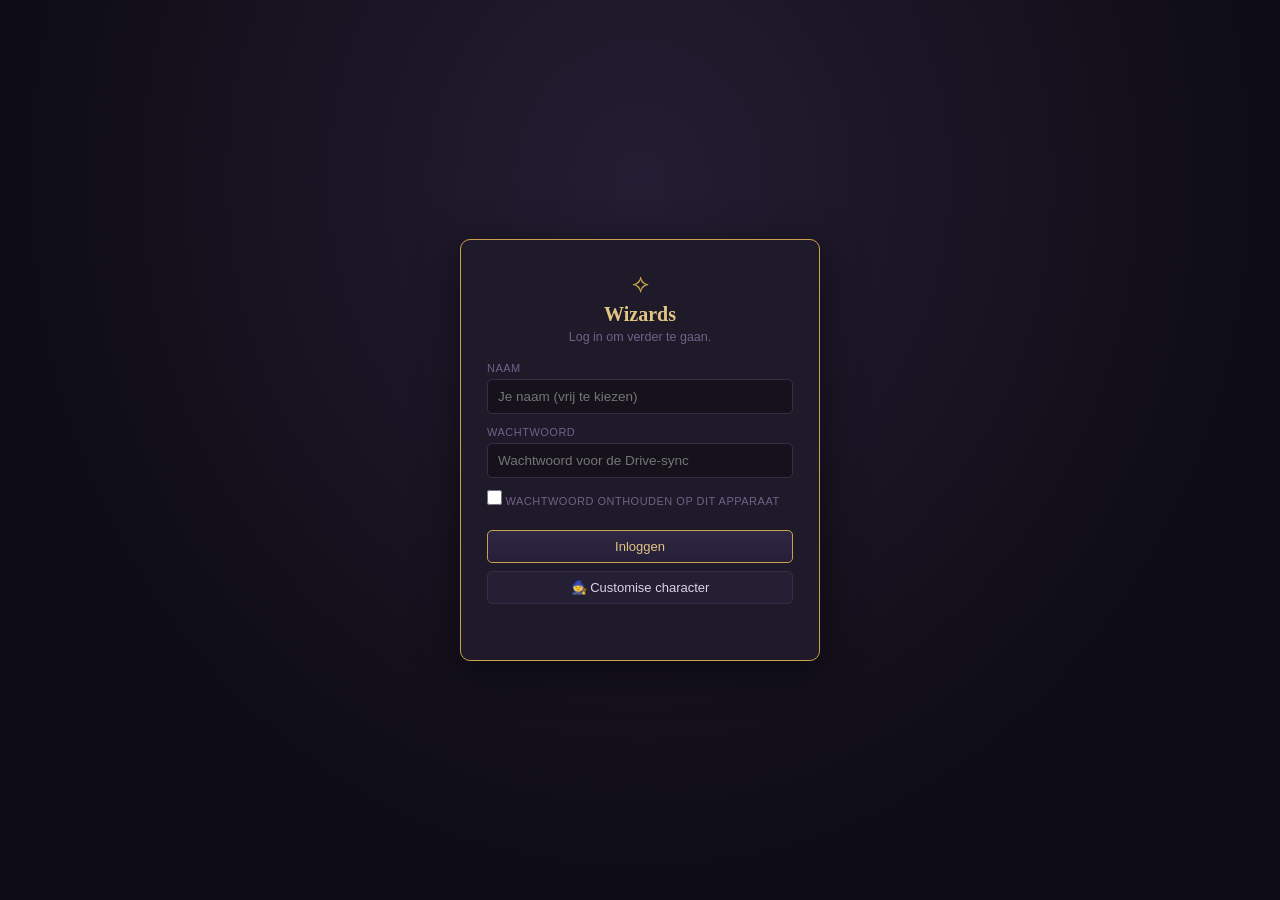
<file: index.html>
<!DOCTYPE html>
<html lang="nl">
<head>
<meta charset="UTF-8">
<meta name="viewport" content="width=device-width, initial-scale=1.0">
<title>Wizards</title>
<link rel="stylesheet" href="shared/login-overlay.css">
<link rel="stylesheet" href="shared/hat-avatar.css">
<style>
  :root{
    --bg: #15121c;
    --bg-vignette: radial-gradient(ellipse at 50% -10%, #241d33 0%, #15121c 55%);
    --panel: #1e1a29;
    --panel-2: #241f33;
    --border: #362c49;
    --border-soft: #2a2338;
    --ink-light: #d9d2e8;
    --ink-muted: #9788b3;
    --ink-dim: #6f6288;
    --gold: #c9a24b;
    --gold-soft: #e2c583;
    --parchment: #efe6d1;
    --parchment-dark: #e2d5b5;
    --parchment-ink: #2c2318;
    --parchment-chip: #b7a578;
    --parchment-chip-border: #8f7d4f;

    --c-wizard: #3d5a80;
    --c-manifestation: #3f6b4a;
    --c-incantation: #9c3b4f;
    --c-hex: #5b4b8a;
    --c-destiny: #b8933a;
    --c-burden: #5c4a3a;

    --t-fire: #c1462b;
    --t-earth: #6b5636;
    --t-water: #2f6f8f;
    --t-sky: #6fa8c9;
    --t-shadow: #4a3a5c;
    --t-light: #b9a666;

    --font-display: Georgia, 'Iowan Old Style', 'Palatino Linotype', 'Book Antiqua', serif;
    --font-ui: -apple-system, BlinkMacSystemFont, 'Segoe UI', Roboto, Helvetica, Arial, sans-serif;
    --font-mono: 'SF Mono', Consolas, Monaco, monospace;
  }

  *{ box-sizing: border-box; }
  html,body{ height:100%; }
  body{
    margin:0;
    background: var(--bg-vignette);
    color: var(--ink-light);
    font-family: var(--font-ui);
    min-height:100vh;
  }

  #app{ display:flex; flex-direction:column; min-height:100vh; }

  header{
    display:flex; align-items:center; gap:20px; flex-wrap:wrap;
    padding:18px 24px;
    border-bottom:1px solid var(--border);
    background: linear-gradient(180deg, #1a1626, #15121c);
  }
  header .brand{ display:flex; align-items:baseline; gap:10px; margin-right:auto; }
  header .brand h1{
    font-family: var(--font-display);
    font-size:22px; margin:0; letter-spacing:0.5px; color:var(--gold-soft);
    font-weight:600;
  }
  header .brand .sigil{ color:var(--gold); font-size:16px; }
  header .brand small{ color: var(--ink-dim); font-size:12px; display:block; margin-top:2px; }

  .btn{
    font-family: var(--font-ui);
    font-size:13px;
    background: var(--panel-2);
    color: var(--ink-light);
    border:1px solid var(--border);
    padding:8px 14px;
    border-radius:5px;
    cursor:pointer;
    transition: border-color .15s, background .15s;
    white-space:nowrap;
  }
  .btn:hover{ border-color: var(--gold); background:#2a2338; }
  .btn.primary{ background: linear-gradient(180deg,#2f2743,#251f38); border-color: var(--gold); color: var(--gold-soft); }
  .btn.primary:hover{ background:#352c4b; }

  #tab-bar{
    display:flex; gap:6px; flex-wrap:wrap; align-items:center;
  }
  .tab-btn{
    background:none; border:1px solid var(--border); color: var(--ink-dim);
    padding:7px 13px; border-radius:16px; cursor:pointer; font-size:12.5px;
    font-family: var(--font-ui);
  }
  .tab-btn:hover{ color: var(--ink-light); border-color: var(--border-soft); }
  .tab-btn.active{
    color: var(--gold-soft); background: rgba(226,197,131,0.12); border-color: var(--gold);
  }

  .tab-view{ display:none; flex:1; min-height:0; }
  .tab-view.active{ display:flex; }
  .tab-view iframe{
    flex:1; width:100%; border:none; min-height:calc(100vh - 130px);
    background: var(--bg);
  }
  .tab-view-empty{
    flex:1; display:flex; align-items:center; justify-content:center;
    color: var(--ink-dim); font-size:13px;
  }

  .login-remember-row{
    display:flex; align-items:center; gap:8px;
    font-size:13px; color: var(--ink-muted);
    margin:2px 0 4px;
    cursor:pointer;
  }
  .login-remember-row input[type="checkbox"]{
    accent-color: var(--gold);
    width:15px; height:15px; margin:0; cursor:pointer;
  }
  .login-forget-link{
    display:block;
    text-align:center;
    font-size:12px;
    color: var(--ink-dim);
    margin-top:8px;
    text-decoration:underline;
    cursor:pointer;
  }
  .login-forget-link:hover{ color: var(--gold-soft); }

  /* ---------- Drive-bar. Bevat ook de Save/Laad-knoppen voor de collectie-
     .json (verplaatst hierheen uit de Kaartbuilder-module op 2026-08-17, zodat
     ze op elk tabblad zichtbaar/bruikbaar zijn i.p.v. een aparte balk in de
     Kaartbuilder-iframe). Deze knoppen sturen enkel commando's via postMessage
     naar de Kaartbuilder-iframe (die de collectie in geheugen heeft en weet
     hoe met Drive te praten) — zie mountDriveActionsBar() hieronder. ---------- */
  #drive-bar{
    display:flex; align-items:center; gap:10px; flex-wrap:wrap;
    padding:9px 24px; border-bottom:1px solid var(--border); background:#191423;
  }
  #drive-actions{ display:flex; align-items:center; gap:8px; flex-wrap:wrap; }

  @media (max-width: 640px){
    header{ padding:14px 16px; gap:10px; }
    header .brand{ margin-right:0; }
    header .brand small{ display:none; }
    #tab-bar{ width:100%; gap:6px; }
    .tab-btn{ padding:8px 11px; font-size:12.5px; }
    #drive-bar{ padding:9px 16px; }
  }
</style>
</head>
<body>

<div id="login-overlay">
  <div class="login-card">
    <div class="login-sigil">⟡</div>
    <h2>Wizards</h2>
    <p class="login-sub">Log in om verder te gaan.</p>

    <div id="login-form-fields">
      <label for="login-username">Naam</label>
      <input type="text" id="login-username" placeholder="Je naam (vrij te kiezen)" autocomplete="off">
      <label for="login-password">Wachtwoord</label>
      <input type="password" id="login-password" placeholder="Wachtwoord voor de Drive-sync" autocomplete="off">
      <label class="login-remember-row" for="login-remember">
        <input type="checkbox" id="login-remember">
        Wachtwoord onthouden op dit apparaat
      </label>
      <button class="btn primary" id="btn-login">Inloggen</button>
      <a href="#" id="btn-login-forget" class="login-forget-link" style="display:none;">Onthouden wachtwoord vergeten</a>
      <button type="button" class="btn" id="btn-customise-character" style="margin-top:8px;">🧙 Customise character</button>
    </div>

    <div id="login-status"></div>

    <div id="login-lastedit" style="display:none;">
      <p id="login-lastedit-text"></p>
      <button class="btn primary" id="btn-login-continue">Verdergaan</button>
    </div>
  </div>
</div>

<div id="app">
  <header>
    <div class="brand">
      <span class="sigil">⟡</span>
      <div>
        <h1>Wizards</h1>
        <small>Kaartbuilder &middot; Collectie &amp; Decks &middot; Draft &middot; Council &middot; Arena</small>
      </div>
    </div>
    <div id="tab-bar">
      <button class="tab-btn active" data-tab="builder">Kaartbuilder</button>
      <button class="tab-btn" data-tab="collection">Collectie &amp; Decks</button>
      <button class="tab-btn" data-tab="draft">Draft</button>
      <button class="tab-btn" data-tab="council">Wizard Council</button>
      <button class="tab-btn" data-tab="arena">Test-arena</button>
    </div>
  </header>

  <div id="drive-bar">
    <span id="drive-user-label"></span>
    <span id="drive-status"></span>
    <div id="drive-actions"></div>
  </div>

  <div id="view-builder" class="tab-view active">
    <iframe id="frame-builder" title="Kaartbuilder"></iframe>
  </div>
  <div id="view-collection" class="tab-view">
    <iframe id="frame-collection" title="Collectie"></iframe>
  </div>
  <div id="view-draft" class="tab-view">
    <iframe id="frame-draft" title="Draft"></iframe>
  </div>
  <div id="view-council" class="tab-view">
    <iframe id="frame-council" title="Wizard Council"></iframe>
  </div>
  <div id="view-arena" class="tab-view">
    <iframe id="frame-arena" title="Test-arena"></iframe>
  </div>
</div>

<script src="shared/hat-avatar.js"></script>
<script src="shared/drive-auth.js"></script>
<script>
(function(){
  "use strict";

  // ---------- "Customise character" op het login-scherm ----------
  // Nog geen bevestigde gebruikersnaam op dit punt: de hoed wordt lokaal
  // als "pending" draft bewaard. Zodra de speler nadien inlogt, synchroniseert
  // drive-auth.js die automatisch (éénmalig, enkel als er nog geen hoed voor
  // die naam bestaat) naar de Drive-JSON — zie de "pendingHat"-afhandeling
  // in shared/drive-auth.js.
  const btnCustomise = document.getElementById("btn-customise-character");
  if (btnCustomise){
    btnCustomise.addEventListener("click", function(){
      const nameInput = document.getElementById("login-username");
      const typedName = nameInput ? nameInput.value.trim() : "";
      HatAvatar.openCustomizer({
        username: "", // leeg = "pending" draft, nog niet gekoppeld aan een naam
        config: HatAvatar.getPendingDraft() || (typedName ? HatAvatar.getConfig(typedName) : HatAvatar.randomConfig()),
        onSave: function(){ /* niets extra: bubbel verschijnt pas na inloggen */ }
      });
    });
  }

  // ---------- Drive Save/Laad-knoppen (centraal in de shell, 2026-08-17) ----------
  // Deze balk staat hier i.p.v. in de Kaartbuilder-iframe, zodat hij op elk
  // tabblad zichtbaar/bruikbaar is (bv. vanuit Collectie eventjes "Laden
  // vanuit Drive" doen). De knoppen sturen enkel een postMessage-commando
  // naar de Kaartbuilder-iframe: die houdt de collectie in geheugen bij en
  // weet hoe hij met Drive moet praten (zie cardbuilder.html, blok
  // "Reageert op commando's vanuit de shell").
  const BUILDER_SRC = "cardbuilder.html";

  function buildDropdown(label, primary, items){
    const wrap = document.createElement("div");
    wrap.style.cssText = "position:relative; display:inline-block;";

    const toggle = document.createElement("button");
    toggle.type = "button";
    toggle.textContent = label + " \u25BE";
    toggle.style.cssText = "font-family:var(--font-ui); font-size:13px; cursor:pointer; white-space:nowrap;" +
      "border-radius:5px; padding:8px 14px; transition:border-color .15s, background .15s;" +
      (primary
        ? "background:linear-gradient(180deg,#2f2743,#251f38); border:1px solid var(--gold); color:var(--gold-soft);"
        : "background:var(--panel-2); border:1px solid var(--border); color:var(--ink-light);");

    const list = document.createElement("div");
    list.style.cssText = "display:none; position:absolute; top:calc(100% + 4px); left:0; z-index:20; min-width:220px;" +
      "background:var(--panel); border:1px solid var(--border); border-radius:7px; padding:5px;" +
      "box-shadow:0 10px 24px rgba(0,0,0,0.45); flex-direction:column; gap:2px;";

    items.forEach(item => {
      let itemEl;
      if (item.fileInput){
        itemEl = document.createElement("label");
        itemEl.style.cssText = "position:relative; overflow:hidden; display:block; font-size:13px; color:var(--ink-light);" +
          "padding:8px 10px; border-radius:5px; cursor:pointer; white-space:nowrap;";
        itemEl.textContent = item.label;
        itemEl.addEventListener("mouseenter", () => { itemEl.style.background = "#2a2338"; });
        itemEl.addEventListener("mouseleave", () => { itemEl.style.background = "none"; });
        const input = document.createElement("input");
        input.type = "file";
        input.accept = "application/json,.json";
        input.multiple = true;
        input.style.cssText = "position:absolute; inset:0; opacity:0; cursor:pointer; font-size:200px;";
        input.addEventListener("change", (e) => {
          if (e.target.files && e.target.files.length) item.onFiles(Array.from(e.target.files));
          e.target.value = "";
        });
        itemEl.appendChild(input);
      } else {
        itemEl = document.createElement("button");
        itemEl.type = "button";
        itemEl.textContent = item.label;
        itemEl.style.cssText = "display:block; width:100%; text-align:left; font-size:13px; color:var(--ink-light);" +
          "background:none; border:none; padding:8px 10px; border-radius:5px; cursor:pointer; white-space:nowrap;";
        itemEl.addEventListener("mouseenter", () => { itemEl.style.background = "#2a2338"; });
        itemEl.addEventListener("mouseleave", () => { itemEl.style.background = "none"; });
        itemEl.addEventListener("click", item.onClick);
      }
      list.appendChild(itemEl);
    });

    function closeDropdown(){ list.style.display = "none"; }

    toggle.addEventListener("click", (e) => {
      e.stopPropagation();
      list.style.display = (list.style.display === "flex") ? "none" : "flex";
    });

    wrap.appendChild(toggle);
    wrap.appendChild(list);
    wrap._toggle = toggle;
    wrap._closeDropdown = closeDropdown;
    return wrap;
  }

  // Stuurt een commando naar de Kaartbuilder-iframe. Laadt hem eerst
  // (op de achtergrond, zonder van tabblad te wisselen) als dat nog niet
  // gebeurd is — zo werkt "Laden vanuit Drive" ook meteen als je bv. nog op
  // Collectie staat en de Kaartbuilder-tab nog niet geopend hebt.
  function sendToBuilder(message){
    const frame = document.getElementById("frame-builder");
    if (!frame) return;
    function send(){ frame.contentWindow.postMessage(message, "*"); }
    if (!frame.getAttribute("src")){
      frame.setAttribute("src", BUILDER_SRC);
      frame.addEventListener("load", () => { frame.dataset.loaded = "1"; send(); }, { once: true });
    } else if (frame.dataset.loaded === "1"){
      send();
    } else {
      frame.addEventListener("load", () => { frame.dataset.loaded = "1"; send(); }, { once: true });
    }
  }

  function mountDriveActionsBar(){
    const container = document.getElementById("drive-actions");
    if (!container || container.dataset.mounted === "1") return;
    container.dataset.mounted = "1";

    const saveMenu = buildDropdown("\uD83D\uDCBE Save .json", true, [
      { label: "\u2B06\uFE0F Naar Drive", onClick: () => sendToBuilder({ type: "wizards:drive-save-to-drive" }) },
      { label: "\u2B07\uFE0F Lokaal", onClick: () => sendToBuilder({ type: "wizards:drive-save-local" }) }
    ]);
    const loadMenu = buildDropdown("\uD83D\uDCC2 Laad .json", false, [
      { label: "\u2B07\uFE0F Van Drive", onClick: () => sendToBuilder({ type: "wizards:drive-load-from-drive" }) },
      { label: "\uD83D\uDCC1 Van lokaal", fileInput: true, onFiles: (files) => sendToBuilder({ type: "wizards:drive-load-local-files", files: files }) },
      { label: "\uD83D\uDD00 Samenvoegen met Drive", onClick: () => sendToBuilder({ type: "wizards:drive-merge" }) }
    ]);

    const dropdowns = [saveMenu, loadMenu];
    dropdowns.forEach(d => {
      d._toggle.addEventListener("click", () => {
        dropdowns.forEach(other => { if (other !== d) other._closeDropdown(); });
      });
    });

    container.appendChild(saveMenu);
    container.appendChild(loadMenu);
    document.addEventListener("click", () => { dropdowns.forEach(d => d._closeDropdown()); });
  }

  DriveAuth.initLoginOverlay({
    appTitle: "Wizards",
    onSuccess: function(){
      // De volledige sync is al opgehaald door DriveAuth (arena-gedrag) en
      // staat klaar in sessionStorage. Elke module haalt die zelf op zodra
      // zijn tab voor het eerst geopend wordt (lazy) — hier wordt dus bewust
      // niets gerenderd.
      mountDriveActionsBar();
      DriveAuth.wireLazyTabs({
        tabBarSelector: "#tab-bar",
        panes: {
          builder:    { view: "#view-builder",    iframe: "#frame-builder",    src: "cardbuilder.html" },
          collection: { view: "#view-collection", iframe: "#frame-collection", src: "collectie.html" },
          draft:      { view: "#view-draft",      iframe: "#frame-draft",      src: "draft.html" },
          council:    { view: "#view-council",    iframe: "#frame-council",    src: "council.html" },
          arena:      { view: "#view-arena",      iframe: "#frame-arena",      src: "arena.html" }
        },
        defaultTab: "builder"
      });

      // ---------- Kruis-module boodschappen ----------
      // Sommige acties in de ene module moeten iets teweegbrengen in een
      // andere (bv. "bewerk deze kaart" klikken in Collectie moet de
      // Kaartbuilder-tab openen én daar die kaart selecteren). Iframes zijn
      // afzonderlijke documenten, dus dat verloopt via postMessage: de shell
      // fungeert hier als kleine "postbode" tussen de modules.
      window.addEventListener("message", function(e){
        if (!e.data || typeof e.data !== "object") return;

        if (e.data.type === "wizards:hat-updated"){
          // Doorsturen naar alle module-iframes zodat hun eigen drive-bar-
          // bubbel (en, voor Council, de peer-avatars) meteen mee-updaten.
          ["frame-builder", "frame-collection", "frame-draft", "frame-council", "frame-arena"].forEach(function(id){
            const f = document.getElementById(id);
            if (f && f.contentWindow) f.contentWindow.postMessage(e.data, "*");
          });
          return;
        }

        if (e.data.type === "wizards:edit-card"){
          const builderBtn = document.querySelector('.tab-btn[data-tab="builder"]');
          if (builderBtn) builderBtn.click();
          const frame = document.getElementById("frame-builder");
          if (!frame) return;
          const send = () => frame.contentWindow.postMessage({ type: "wizards:select-card", cardId: e.data.cardId }, "*");
          if (frame.dataset.loaded === "1") send();
          else frame.addEventListener("load", () => { frame.dataset.loaded = "1"; send(); }, { once: true });
          return;
        }

        if (e.data.type === "wizards:drive-status"){
          // Statusmeldingen (bezig/gelukt/mislukt) van de Kaartbuilder-iframe
          // over Save/Laad-acties die vanuit deze balk gestart zijn.
          const el = document.getElementById("drive-status");
          if (el){ el.textContent = e.data.text || ""; el.className = e.data.kind || ""; }
          return;
        }

        if (e.data.type === "wizards:collection-sync"){
          // De Kaartbuilder stuurt zijn (bijgewerkte) collectie door bij elke
          // wijziging en na elke Drive-actie. Doorsturen naar alle andere
          // module-iframes zodat bv. Collectie meteen meeleeft, zonder dat de
          // gebruiker eerst opnieuw moet inloggen of van tab moet wisselen.
          ["frame-collection", "frame-draft", "frame-council", "frame-arena"].forEach(function(id){
            const f = document.getElementById(id);
            if (f && f.contentWindow) f.contentWindow.postMessage(e.data, "*");
          });
          return;
        }

        if (e.data.type === "wizards:duel-start"){
          // Een duel-uitdaging in de Council (verstuurd of aanvaard) moet de
          // speler automatisch naar de Arena-tab brengen, verbonden op een
          // gedeelde roomcode met de tegenstander. Zelfde "laad-dan-stuur"-
          // patroon als sendToBuilder() hierboven, want de Arena-tab is
          // mogelijk nog nooit geopend (iframe zonder src) op dit moment.
          const arenaBtn = document.querySelector('.tab-btn[data-tab="arena"]');
          if (arenaBtn) arenaBtn.click();
          const frame = document.getElementById("frame-arena");
          if (!frame) return;
          const send = () => frame.contentWindow.postMessage(e.data, "*");
          if (frame.dataset.loaded === "1") send();
          else frame.addEventListener("load", () => { frame.dataset.loaded = "1"; send(); }, { once: true });
          return;
        }
      });
    }
  });
})();
</script>
</body>
</html>
</file>
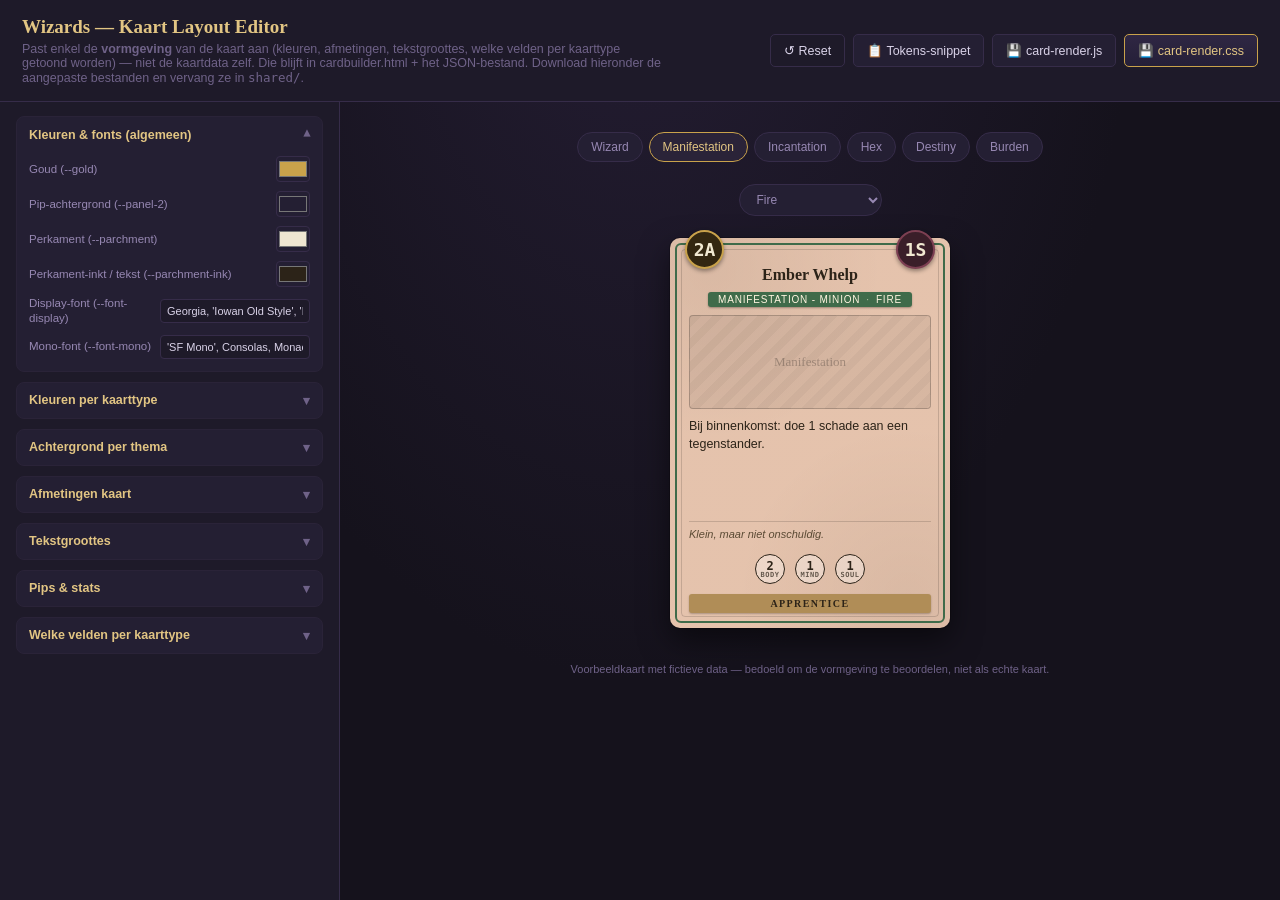
<file: card-layout-editor.html>
<!DOCTYPE html>
<html lang="nl">
<head>
<meta charset="UTF-8">
<meta name="viewport" content="width=device-width, initial-scale=1.0">
<title>Wizards — Kaart Layout Editor</title>

<style id="editor-chrome-css">
  :root{
    --ed-bg:#15121c;
    --ed-vignette: radial-gradient(ellipse at 50% -10%, #241d33 0%, #15121c 55%);
    --ed-panel:#1e1a29;
    --ed-panel-2:#241f33;
    --ed-border:#362c49;
    --ed-border-soft:#2a2338;
    --ed-ink:#d9d2e8;
    --ed-ink-muted:#9788b3;
    --ed-ink-dim:#6f6288;
    --ed-accent:#c9a24b;
    --ed-accent-soft:#e2c583;
    --ed-font-ui: -apple-system, BlinkMacSystemFont, 'Segoe UI', Roboto, Helvetica, Arial, sans-serif;
    --ed-font-display: Georgia, 'Iowan Old Style', 'Palatino Linotype', 'Book Antiqua', serif;
    --ed-font-mono: 'SF Mono', Consolas, Monaco, monospace;
  }
  *{ box-sizing:border-box; }
  html,body{ height:100%; margin:0; }
  body{
    background: var(--ed-vignette);
    color: var(--ed-ink);
    font-family: var(--ed-font-ui);
    min-height:100vh;
    display:flex; flex-direction:column;
  }
  header{
    display:flex; align-items:center; justify-content:space-between; gap:16px;
    flex-wrap:wrap;
    padding:16px 22px;
    border-bottom:1px solid var(--ed-border);
    background: var(--ed-panel);
  }
  header h1{
    font-family: var(--ed-font-display);
    font-size:19px; margin:0; color: var(--ed-accent-soft); font-weight:700;
  }
  header p{ margin:4px 0 0; font-size:12.5px; color: var(--ed-ink-dim); max-width:640px; }
  .actions{ display:flex; gap:8px; flex-wrap:wrap; }
  .btn{
    font-family: var(--ed-font-ui); font-size:12.5px;
    background: var(--ed-panel-2); color: var(--ed-ink);
    border:1px solid var(--ed-border);
    padding:8px 13px; border-radius:5px; cursor:pointer;
    white-space:nowrap; transition: border-color .15s, background .15s;
  }
  .btn:hover{ border-color: var(--ed-accent); background:#2a2338; }
  .btn.primary{ background: linear-gradient(180deg,#2f2743,#251f38); border-color: var(--ed-accent); color: var(--ed-accent-soft); }
  .btn.ghost{ background:none; }

  main{ flex:1; display:flex; min-height:0; }

  .controls{
    width:340px; flex-shrink:0; overflow-y:auto;
    border-right:1px solid var(--ed-border); background: var(--ed-panel);
    padding:14px 16px 60px;
  }
  .preview{
    flex:1; overflow-y:auto;
    display:flex; flex-direction:column; align-items:center;
    padding:30px 20px 60px;
    gap:22px;
  }

  details{
    border:1px solid var(--ed-border-soft); border-radius:8px;
    margin-bottom:10px; background: var(--ed-panel-2);
    overflow:hidden;
  }
  details summary{
    cursor:pointer; list-style:none; padding:10px 12px;
    font-size:12.5px; font-weight:600; color: var(--ed-accent-soft);
    display:flex; align-items:center; justify-content:space-between;
  }
  details summary::-webkit-details-marker{ display:none; }
  details summary::after{ content:"▾"; color: var(--ed-ink-dim); transition: transform .15s; }
  details[open] summary::after{ transform: rotate(180deg); }
  .details-body{ padding:4px 12px 12px; display:flex; flex-direction:column; gap:9px; }

  .field-row{ display:flex; align-items:center; gap:8px; }
  .field-row label{ flex:1; font-size:11.5px; color: var(--ed-ink-muted); line-height:1.3; }
  .field-row input[type=number]{
    width:64px; font-size:12px; padding:5px 6px; border-radius:4px;
    background: var(--ed-panel); border:1px solid var(--ed-border); color: var(--ed-ink);
  }
  .field-row input[type=text]{
    width:150px; font-size:11px; padding:5px 6px; border-radius:4px;
    background: var(--ed-panel); border:1px solid var(--ed-border); color: var(--ed-ink);
  }
  .field-row input[type=color]{
    width:34px; height:26px; padding:0; border-radius:4px; border:1px solid var(--ed-border);
    background:none; cursor:pointer;
  }
  .field-unit{ font-size:10.5px; color: var(--ed-ink-dim); width:14px; }

  table.fields-table{ width:100%; border-collapse:collapse; font-size:11px; }
  table.fields-table th, table.fields-table td{
    text-align:center; padding:5px 3px; border-bottom:1px solid var(--ed-border-soft);
  }
  table.fields-table th:first-child, table.fields-table td:first-child{ text-align:left; color: var(--ed-ink-muted); }
  table.fields-table th{ color: var(--ed-ink-dim); font-weight:600; font-size:10px; text-transform:uppercase; letter-spacing:0.4px; }
  table.fields-table input[type=checkbox]{ accent-color: var(--ed-accent); cursor:pointer; }

  .type-tabs{ display:flex; gap:6px; flex-wrap:wrap; justify-content:center; }
  .type-tab{
    font-family: var(--ed-font-ui); font-size:12px; cursor:pointer;
    background: var(--ed-panel-2); color: var(--ed-ink-muted); border:1px solid var(--ed-border);
    padding:7px 13px; border-radius:20px;
  }
  .type-tab.active{ border-color: var(--ed-accent); color: var(--ed-accent-soft); background:#2a2338; }

  .snippet-box{
    width:100%; max-width:760px; margin:0 auto;
    background: var(--ed-panel); border:1px solid var(--ed-border); border-radius:8px;
    padding:12px; font-family: var(--ed-font-mono); font-size:11px; color: var(--ed-ink-muted);
    white-space:pre-wrap; word-break:break-word; display:none;
  }
  .hint{ font-size:11px; color: var(--ed-ink-dim); line-height:1.5; text-align:center; max-width:520px; }
</style>

<style id="base-card-css">
/* =========================================================================
   card-render.css — gedeelde stijl voor het tekenen van een "kaart" (card-frame).
   Gebruikt door: cardbuilder.html (preview + collectie + decks) en arena.html
   (test-arena, hover-preview).

   BELANGRIJK: deze module verwacht dat de host-pagina zelf al de algemene
   design-tokens definieert in :root (--gold, --panel-2, --font-mono,
   --font-display, --parchment, --parchment-ink, --parchment-chip, ...).
   Die tokens horen bij het globale thema van de app, niet bij de kaart-
   render-engine specifiek, en blijven dus in elke module staan.
   ========================================================================= */

.card-frame{
  width:280px; min-height:390px;
  display:flex; flex-direction:column;
  /* Standaard volledig --parchment; als de kaart een Theme heeft (Fire/Earth/
     Water/Sky/Shadow/Light) en TYPE_CONFIG.theme aan staat, zet card-render.js
     --card-bg-tint op de bijhorende --t-* kleur en wordt die er lichtjes
     doorheen gemengd. Geen --card-bg-tint gezet → color-mix mengt --parchment
     met zichzelf, dus identiek aan voorheen. */
  background: color-mix(in srgb, var(--card-bg-tint, var(--parchment)) var(--card-bg-tint-strength, 22%), var(--parchment));
  color: var(--parchment-ink);
  border-radius:10px;
  padding:5px;
  position:relative;
  box-shadow: 0 12px 30px rgba(0,0,0,0.5), 0 0 0 1px rgba(0,0,0,0.2);
  background-image:
    radial-gradient(circle at 15% 8%, rgba(0,0,0,0.05), transparent 40%),
    radial-gradient(circle at 85% 92%, rgba(0,0,0,0.05), transparent 40%),
    linear-gradient(
      color-mix(in srgb, var(--card-bg-tint, var(--parchment)) var(--card-bg-tint-strength, 22%), var(--parchment)),
      color-mix(in srgb, var(--card-bg-tint, var(--parchment)) var(--card-bg-tint-strength, 22%), var(--parchment))
    );
}
.card-inner{
  border:2px solid var(--type-color, var(--gold));
  border-radius:6px;
  flex:1;
  display:flex; flex-direction:column;
  position:relative;
  padding-bottom:8px;
}
.card-inner::before{
  content:"";
  position:absolute; inset:4px;
  border:1px solid rgba(0,0,0,0.15);
  border-radius:4px;
  pointer-events:none;
}
.card-pips{
  position:absolute; top:-15px; display:flex; width:100%; justify-content:space-between;
  padding:0 8px; pointer-events:none;
}
.pip{
  width:39px; height:39px; border-radius:50%;
  background: var(--panel-2); color:#f1e9d2;
  border:2px solid var(--gold);
  display:flex; align-items:center; justify-content:center;
  font-family: var(--font-mono); font-size:18px; font-weight:bold;
  box-shadow: 0 2px 4px rgba(0,0,0,0.4);
}
.pip.spite{ border-color:#7c3f52; background:#3a1e29; }
.pip.action{ border-color: var(--gold); background:#332711; }
.pip.pip-hidden{ visibility:hidden; }

.card-name-banner{
  margin:20px 10px 4px;
  font-family: var(--font-display);
  font-size:16px; font-weight:700; text-align:center;
  line-height:1.2;
  min-height:20px;
  word-break:break-word;
}
.card-type-ribbon{
  margin:0 auto 8px; padding:2px 10px;
  background: var(--type-color, var(--gold));
  color:#fff5e0;
  font-size:10px; letter-spacing:0.8px; text-transform:uppercase;
  border-radius:3px;
  display:inline-flex; gap:6px; align-self:center;
  box-shadow: 0 1px 2px rgba(0,0,0,0.3);
}
.card-type-ribbon .sep{ opacity:0.6; }

.card-art{
  margin:0 12px 8px; height:94px; border-radius:4px;
  background-size:cover; background-position:center;
  border:1px solid rgba(0,0,0,0.2);
  display:flex; align-items:center; justify-content:center;
  background-color: rgba(0,0,0,0.06);
  color: rgba(0,0,0,0.25);
  font-family: var(--font-display); font-size:13px;
  background-image:
    repeating-linear-gradient(135deg, rgba(0,0,0,0.03) 0 8px, transparent 8px 16px);
}

.card-keyword-line{
  margin:0 12px 4px; font-size:12.5px; line-height:1.3;
}
.card-text{
  margin:0 12px 6px; font-size:12.5px; line-height:1.45;
  white-space:pre-wrap; flex:1; min-height:40px;
}
.card-flavor{
  margin:0 12px 8px; font-size:11px; font-style:italic; color:#5a4a34;
  border-top:1px solid rgba(0,0,0,0.15); padding-top:6px;
}
.card-stats{
  display:flex; justify-content:center; gap:10px; margin-top:auto; padding:6px 10px 2px;
}
.card-phase-strip{
  margin:8px 12px 0; padding:4px 8px; text-align:center;
  font-family: var(--font-display); font-size:10px; letter-spacing:1.4px;
  text-transform:uppercase; font-weight:bold; color:#2c2318;
  border-radius:3px; box-shadow: 0 1px 2px rgba(0,0,0,0.25);
}
.stat{
  width:30px; height:30px; border-radius:50%;
  display:flex; align-items:center; justify-content:center;
  font-family: var(--font-mono); font-size:12px; font-weight:bold;
  border:1.5px solid var(--parchment-ink); background: rgba(255,255,255,0.35);
  flex-direction:column; line-height:1;
}
.stat .n{ font-size:12px; }
.stat .l{ font-size:7px; letter-spacing:0.5px; opacity:0.7; }

/* Kleine "thumbnail"-weergave van een kaart (o.a. collectie-grid, sidebar-hover) */
.card-thumb{
  width:200px; height:279px; overflow:hidden; position:relative;
  cursor:pointer; border-radius:10px;
  transition: transform .12s;
  flex-shrink:0;
}
.card-thumb:hover{ transform: translateY(-4px); }
.card-thumb::after{
  content:""; position:absolute; inset:0; border-radius:10px;
  box-shadow: 0 8px 18px rgba(0,0,0,0.45);
  pointer-events:none;
}
.card-thumb .card-frame{
  width:280px; min-height:390px;
  transform: scale(0.7143);
  transform-origin: top left;
}

@media (max-width: 420px){
  .card-thumb{ width:150px; height:209px; }
  .card-thumb .card-frame{ transform: scale(0.5357); }
  .pip{ width:33px; height:33px; font-size:15px; }
}

/* Zwevende hover-preview (o.a. gebruikt in de deck-tabel en de arena),
   eenmalig aan <body> gehangen door showCardPreview() in card-render.js. */
#card-hover-preview{
  position:fixed; z-index:6000; pointer-events:none; display:none;
  filter: drop-shadow(0 12px 26px rgba(0,0,0,0.6));
}
</style>

<!-- Deze <style> blijft leeg tot de editor-JS hem vult — hij staat NA
     base-card-css, dus wint bij gelijke specificiteit (latere bron wint). -->
<style id="override-card-css"></style>
</head>
<body>

<header>
  <div>
    <h1>Wizards — Kaart Layout Editor</h1>
    <p>Past enkel de <strong>vormgeving</strong> van de kaart aan (kleuren, afmetingen, tekstgroottes, welke velden per kaarttype getoond worden) — niet de kaartdata zelf. Die blijft in cardbuilder.html + het JSON-bestand. Download hieronder de aangepaste bestanden en vervang ze in <code>shared/</code>.</p>
  </div>
  <div class="actions">
    <button class="btn ghost" id="btn-reset">↺ Reset</button>
    <button class="btn" id="btn-export-tokens">📋 Tokens-snippet</button>
    <button class="btn" id="btn-export-js">💾 card-render.js</button>
    <button class="btn primary" id="btn-export-css">💾 card-render.css</button>
  </div>
</header>

<main>
  <aside class="controls">

    <details open>
      <summary>Kleuren &amp; fonts (algemeen)</summary>
      <div class="details-body" id="group-tokens"></div>
    </details>

    <details>
      <summary>Kleuren per kaarttype</summary>
      <div class="details-body" id="group-type-colors"></div>
    </details>

    <details>
      <summary>Achtergrond per thema</summary>
      <div class="details-body" id="group-theme-bg"></div>
    </details>

    <details>
      <summary>Afmetingen kaart</summary>
      <div class="details-body" id="group-dimensions"></div>
    </details>

    <details>
      <summary>Tekstgroottes</summary>
      <div class="details-body" id="group-typography"></div>
    </details>

    <details>
      <summary>Pips &amp; stats</summary>
      <div class="details-body" id="group-pips"></div>
    </details>

    <details>
      <summary>Welke velden per kaarttype</summary>
      <div class="details-body" id="group-fields"></div>
    </details>

  </aside>

  <section class="preview">
    <div class="type-tabs" id="type-tabs"></div>
    <select class="type-tab" id="theme-preview-select" style="display:none;"></select>
    <div id="preview-card"></div>
    <p class="hint">Voorbeeldkaart met fictieve data — bedoeld om de vormgeving te beoordelen, niet als echte kaart.</p>
    <pre class="snippet-box" id="snippet-box"></pre>
  </section>
</main>

<script id="card-render-js">
/* =========================================================================
   card-render.js — gedeelde logica voor het tekenen van een "kaart".
   Gebruikt door: cardbuilder.html en arena.html (en later council.html indien
   nodig). Laad dit bestand samen met card-render.css.

   Bevat:
     - PHASE_COLOR, TYPE_COLOR_VAR, TYPE_CONFIG  (kaarttype-configuratie)
     - escapeHtml(str)
     - buildCardFrameHtml(card)  → geeft de HTML-string van een kaart terug

   Deze module bewaart GEEN state en doet GEEN DOM-mounting zelf — dat blijft
   per app anders (renderPreview, collectie-grid, arena-bord, ...) en hoort
   dus in de app-specifieke bestanden thuis.

   Herkomst: dit was tot nog toe letterlijk gedupliceerde code in zowel
   cardbuilder.html als arena.html. Bij het samenvoegen bleek TYPE_CONFIG
   voor Destiny/Burden uiteen te zijn gegroeid (stats: true vs. false) —
   opgelost door hier bewust te kiezen voor stats: true (zoals Cardbuilder). */

const PHASE_COLOR = { Starter: "#9a9a9a", Apprentice: "#b08d57", Journeyman: "#c3c7d1", Master: "#d4af37" };

const TYPE_COLOR_VAR = {
  Wizard: "--c-wizard",
  Manifestation: "--c-manifestation",
  Incantation: "--c-incantation",
  Hex: "--c-hex",
  Destiny: "--c-destiny",
  Burden: "--c-burden"
};

// Achtergrondtint per Theme-veld (Fire/Earth/Water/Sky/Shadow/Light), gebruikt
// om de kaart-achtergrond (standaard volledig "parchment") lichtjes te tinten
// op basis van het gekozen Theme — enkel relevant voor kaarttypes waar
// TYPE_CONFIG.theme true is (Manifestation/Incantation/Hex). Geen Theme
// gekozen (of kaarttype zonder Theme-veld) → gewoon var(--parchment), zoals
// voorheen.
const THEME_COLOR_VAR = {
  Fire: "--t-fire",
  Earth: "--t-earth",
  Water: "--t-water",
  Sky: "--t-sky",
  Shadow: "--t-shadow",
  Light: "--t-light"
};

// Welke veldgroepen relevant zijn per kaarttype (stuurt enkel show/hide aan —
// er wordt niets afgedwongen en onderliggende data gaat nooit verloren bij verbergen).
const TYPE_CONFIG = {
  Wizard:        { theme:false, location:false, cost:false, stats:true  },
  Manifestation: { theme:true,  location:false, cost:true,  stats:true  },
  Incantation:   { theme:true,  location:false, cost:true,  stats:false },
  Hex:           { theme:true,  location:false, cost:true,  stats:false },
  Destiny:       { theme:false, location:true,  cost:false, stats:true  },
  Burden:        { theme:false, location:false, cost:true,  stats:true  }
};

function escapeHtml(str){
  return String(str)
    .replace(/&/g,"&amp;").replace(/</g,"&lt;").replace(/>/g,"&gt;");
}

function buildCardFrameHtml(card){
  const cfg = TYPE_CONFIG[card.type] || TYPE_CONFIG.Manifestation;
  const typeColorVar = TYPE_COLOR_VAR[card.type] || "--gold";
  const themeColorVar = (cfg.theme && card.theme && THEME_COLOR_VAR[card.theme]) ? THEME_COLOR_VAR[card.theme] : null;
  const frameBgStyle = themeColorVar ? ` style="--card-bg-tint: var(${themeColorVar});"` : "";

  let pipsHtml = "";
  if (cfg.cost && (card.actionCost > 0 || card.spiteCost > 0)){
    const actionPip = `<div class="pip action${card.actionCost > 0 ? "" : " pip-hidden"}" title="Action-kost">${card.actionCost}A</div>`;
    const spitePip = `<div class="pip spite${card.spiteCost > 0 ? "" : " pip-hidden"}" title="Spite-kost">${card.spiteCost}S</div>`;
    pipsHtml = `<div class="card-pips">${actionPip}${spitePip}</div>`;
  }

  let subLabel = "";
  if (cfg.theme && card.theme){
    subLabel = `<span>${escapeHtml(card.theme)}</span>`;
  } else if (cfg.location && card.location){
    subLabel = `<span>${escapeHtml(card.location)}</span>`;
  }

  // Subtype(s) tonen naast het hoofdtype, bv. "Manifestation - Minion" of
  // "Burden - Manifestation" (cfr. TO DO). Enkel het spelmechanische type +
  // subtype hoort hier; rarity/draftLegal/effects zijn bewust NOOIT op de
  // kaart zelf te zien — dat zijn interne/engine-velden.
  const subtypeLabel = (Array.isArray(card.subtypes) && card.subtypes.length)
    ? ` - ${card.subtypes.map(escapeHtml).join(", ")}`
    : "";

  let artHtml = card.image
    ? `<div class="card-art" style="background-image:url(${card.image})"></div>`
    : `<div class="card-art">${escapeHtml(card.type)}</div>`;

  let statsHtml = "";
  if (cfg.stats){
    const parts = [];
    if (card.body !== "") parts.push(`<div class="stat"><span class="n">${escapeHtml(card.body)}</span><span class="l">BODY</span></div>`);
    if (card.mind !== "") parts.push(`<div class="stat"><span class="n">${escapeHtml(card.mind)}</span><span class="l">MIND</span></div>`);
    if (card.soul !== "") parts.push(`<div class="stat"><span class="n">${escapeHtml(card.soul)}</span><span class="l">SOUL</span></div>`);
    if (parts.length) statsHtml = `<div class="card-stats">${parts.join("")}</div>`;
  }

  // Slumber: automatisch afgeleide keyword-regel op basis van het geprinte
  // getal (0 = geen printed waarde) — bewust NIET manueel getypt in
  // gameText, om dubbele/tegenstrijdige waarden te vermijden (cfr. Body/
  // Mind/Soul, die ook als apart veld i.p.v. tekst op de kaart komen).
  // Enkel getoond zodra Slumber > 0.
  const slumberLineHtml = card.slumber > 0
    ? `<div class="card-keyword-line"><strong>Slumber ${escapeHtml(card.slumber)}</strong></div>`
    : "";

  let flavorHtml = card.flavorText
    ? `<div class="card-flavor">${escapeHtml(card.flavorText)}</div>`
    : "";

  const phaseHtml = card.phase
    ? `<div class="card-phase-strip" style="background:${PHASE_COLOR[card.phase] || "#9a9a9a"};">${escapeHtml(card.phase)}</div>`
    : "";

  return `
    <div class="card-frame"${frameBgStyle}>
      <div class="card-inner" style="--type-color: var(${typeColorVar});">
        ${pipsHtml}
        <div class="card-name-banner">${escapeHtml(card.name) || "&nbsp;"}</div>
        <div style="text-align:center;">
          <div class="card-type-ribbon">
            <span>${escapeHtml(card.type)}${subtypeLabel}</span>
            ${subLabel ? `<span class="sep">·</span>${subLabel}` : ""}
          </div>
        </div>
        ${artHtml}
        ${slumberLineHtml}
        <div class="card-text">${escapeHtml(card.gameText)}</div>
        ${flavorHtml}
        ${statsHtml}
        ${phaseHtml}
      </div>
    </div>
  `;
}

/* ---------- Zwevende hover-preview ----------
   Generieke helper (o.a. gebruikt in de deck-tabel en de arena) om op hover
   een volledige kaart te tonen naast de aanwijzer. Eenmalig aan <body>
   gehangen. */
let cardPreviewEl = null;
function ensureCardPreviewEl(){
  if (!cardPreviewEl){
    cardPreviewEl = document.createElement("div");
    cardPreviewEl.id = "card-hover-preview";
    document.body.appendChild(cardPreviewEl);
  }
  return cardPreviewEl;
}

function showCardPreview(triggerEl, card){
  if (!card) return;
  const el = ensureCardPreviewEl();
  el.innerHTML = buildCardFrameHtml(card);
  el.style.display = "block";
  const tr = triggerEl.getBoundingClientRect();
  requestAnimationFrame(() => {
    const r = el.getBoundingClientRect();
    let x = tr.right + 14;
    let y = tr.top;
    if (x + r.width > window.innerWidth - 8) x = tr.left - r.width - 14;
    if (x < 8) x = 8;
    if (y + r.height > window.innerHeight - 8) y = window.innerHeight - r.height - 8;
    if (y < 8) y = 8;
    el.style.left = x + "px";
    el.style.top = y + "px";
  });
}

function hideCardPreview(){
  if (cardPreviewEl) cardPreviewEl.style.display = "none";
}
</script>

<script>
(function(){

  // ---------- Voorbeeldkaarten (fictieve data, enkel voor de preview) ----------
  const SAMPLE_CARDS = {
    Wizard: {
      type:"Wizard", name:"Sable Voss", phase:"Master", subtypes:["Elementalist"],
      theme:"", location:"", image:"",
      actionCost:0, spiteCost:0, body:3, mind:4, soul:5, slumber:0,
      gameText:"Bij het begin van je beurt: kies een Manifestation in je greep en verminder de Action-kost ervan met 1.",
      flavorText:"\u201cDe vlam luistert niet naar wie haar vreest.\u201d"
    },
    Manifestation: {
      type:"Manifestation", name:"Ember Whelp", phase:"Apprentice", subtypes:["Minion"],
      theme:"Fire", location:"", image:"",
      actionCost:2, spiteCost:1, body:2, mind:1, soul:1, slumber:0,
      gameText:"Bij binnenkomst: doe 1 schade aan een tegenstander.",
      flavorText:"Klein, maar niet onschuldig."
    },
    Incantation: {
      type:"Incantation", name:"Tidal Ward", phase:"Journeyman", subtypes:[],
      theme:"Water", location:"", image:"",
      actionCost:1, spiteCost:0, body:"", mind:"", soul:"", slumber:2,
      gameText:"Voorkom de volgende schade die je deze beurt zou oplopen.",
      flavorText:""
    },
    Hex: {
      type:"Hex", name:"Withering Glare", phase:"Apprentice", subtypes:[],
      theme:"Shadow", location:"", image:"",
      actionCost:1, spiteCost:2, body:"", mind:"", soul:"", slumber:0,
      gameText:"Doelwit krijgt -2 Mind tot het einde van je volgende beurt.",
      flavorText:"\u201cKijk niet te lang terug.\u201d"
    },
    Destiny: {
      type:"Destiny", name:"The Sunken Spire", phase:"Master", subtypes:[],
      theme:"", location:"Ru\u00efneveld", image:"",
      actionCost:0, spiteCost:0, body:0, mind:2, soul:3, slumber:0,
      gameText:"Zolang deze in het spel is: alle Incantations kosten 1 Spite minder.",
      flavorText:""
    },
    Burden: {
      type:"Burden", name:"Old Debt", phase:"Starter", subtypes:[],
      theme:"", location:"", image:"",
      actionCost:1, spiteCost:0, body:1, mind:0, soul:0, slumber:0,
      gameText:"Aan het begin van je beurt: verlies 1 Soul tenzij je 1 Action betaalt.",
      flavorText:""
    }
  };
  const TYPES = Object.keys(SAMPLE_CARDS);
  let activeType = "Manifestation";

  // ---------- State: standaardwaarden = exact de huidige bestanden ----------
  const DEFAULT_STATE = {
    gold:"#c9a24b", panel2:"#241f33", parchment:"#efe6d1", parchmentInk:"#2c2318",
    fontDisplay:"Georgia, 'Iowan Old Style', 'Palatino Linotype', 'Book Antiqua', serif",
    fontMono:"'SF Mono', Consolas, Monaco, monospace",
    cWizard:"#3d5a80", cManifestation:"#3f6b4a", cIncantation:"#9c3b4f",
    cHex:"#5b4b8a", cDestiny:"#b8933a", cBurden:"#5c4a3a",
    frameWidth:280, frameMinHeight:390, frameRadius:10, framePadding:5,
    innerRadius:6, artHeight:94,
    nameFont:16, nameMarginTop:20, ribbonFont:10, keywordFont:12.5, textFont:12.5,
    flavorFont:11, flavorColor:"#5a4a34", phaseFont:10, phaseColor:"#2c2318",
    pipSize:39, pipFont:18, actionBg:"#332711", spiteBg:"#3a1e29", spiteBorder:"#7c3f52",
    statsGap:10, statSize:30, statNFont:12, statLFont:7,
    tFire:"#c1462b", tEarth:"#6b5636", tWater:"#2f6f8f", tSky:"#6fa8c9", tShadow:"#4a3a5c", tLight:"#b9a666",
    bgTintStrength:22
  };
  let state = Object.assign({}, DEFAULT_STATE);

  const DEFAULT_TYPE_CONFIG = JSON.parse(JSON.stringify(TYPE_CONFIG));

  // ---------- Controle-groepen ----------
  const FIELD_GROUPS = {
    tokens: [
      { key:"gold", label:"Goud (--gold)", type:"color" },
      { key:"panel2", label:"Pip-achtergrond (--panel-2)", type:"color" },
      { key:"parchment", label:"Perkament (--parchment)", type:"color" },
      { key:"parchmentInk", label:"Perkament-inkt / tekst (--parchment-ink)", type:"color" },
      { key:"fontDisplay", label:"Display-font (--font-display)", type:"text" },
      { key:"fontMono", label:"Mono-font (--font-mono)", type:"text" }
    ],
    typeColors: [
      { key:"cWizard", label:"Wizard", type:"color" },
      { key:"cManifestation", label:"Manifestation", type:"color" },
      { key:"cIncantation", label:"Incantation", type:"color" },
      { key:"cHex", label:"Hex", type:"color" },
      { key:"cDestiny", label:"Destiny", type:"color" },
      { key:"cBurden", label:"Burden", type:"color" }
    ],
    themeBg: [
      { key:"tFire", label:"Fire", type:"color" },
      { key:"tEarth", label:"Earth", type:"color" },
      { key:"tWater", label:"Water", type:"color" },
      { key:"tSky", label:"Sky", type:"color" },
      { key:"tShadow", label:"Shadow", type:"color" },
      { key:"tLight", label:"Light", type:"color" },
      { key:"bgTintStrength", label:"Tint-sterkte (hoe sterk de themakleur doorheen het perkament mengt)", unit:"%", min:0, max:100 }
    ],
    dimensions: [
      { key:"frameWidth", label:"Kaartbreedte", unit:"px", min:200, max:400 },
      { key:"frameMinHeight", label:"Kaart min-hoogte", unit:"px", min:280, max:520 },
      { key:"frameRadius", label:"Afronding buitenrand", unit:"px", min:0, max:30 },
      { key:"framePadding", label:"Padding buitenrand", unit:"px", min:0, max:20 },
      { key:"innerRadius", label:"Afronding binnenrand", unit:"px", min:0, max:24 },
      { key:"artHeight", label:"Hoogte art-vak", unit:"px", min:40, max:200 }
    ],
    typography: [
      { key:"nameFont", label:"Naam-banner", unit:"px", min:10, max:26, step:0.5 },
      { key:"nameMarginTop", label:"Ruimte boven naam", unit:"px", min:0, max:40 },
      { key:"ribbonFont", label:"Type-ribbon", unit:"px", min:7, max:16, step:0.5 },
      { key:"keywordFont", label:"Keyword-regel (Slumber)", unit:"px", min:9, max:18, step:0.5 },
      { key:"textFont", label:"Kaarttekst", unit:"px", min:9, max:18, step:0.5 },
      { key:"flavorFont", label:"Flavor text", unit:"px", min:8, max:16, step:0.5 },
      { key:"flavorColor", label:"Flavor text kleur", type:"color" },
      { key:"phaseFont", label:"Phase-strip", unit:"px", min:7, max:16, step:0.5 },
      { key:"phaseColor", label:"Phase-strip tekstkleur", type:"color" }
    ],
    pips: [
      { key:"pipSize", label:"Pip-formaat", unit:"px", min:24, max:56 },
      { key:"pipFont", label:"Pip-tekstgrootte", unit:"px", min:10, max:26 },
      { key:"actionBg", label:"Action-pip achtergrond", type:"color" },
      { key:"spiteBg", label:"Spite-pip achtergrond", type:"color" },
      { key:"spiteBorder", label:"Spite-pip rand", type:"color" },
      { key:"statsGap", label:"Ruimte tussen stats", unit:"px", min:0, max:30 },
      { key:"statSize", label:"Stat-cirkel formaat", unit:"px", min:20, max:48 },
      { key:"statNFont", label:"Stat-getal tekstgrootte", unit:"px", min:8, max:18 },
      { key:"statLFont", label:"Stat-label tekstgrootte", unit:"px", min:5, max:12 }
    ]
  };

  function buildFieldRow(desc){
    const row = document.createElement("div");
    row.className = "field-row";
    const label = document.createElement("label");
    label.textContent = desc.label;
    row.appendChild(label);

    const input = document.createElement("input");
    input.type = desc.type || "number";
    if (input.type === "number"){
      input.min = desc.min; input.max = desc.max; input.step = desc.step || 1;
    }
    input.value = state[desc.key];
    input.addEventListener("input", () => {
      state[desc.key] = (input.type === "number") ? parseFloat(input.value) : input.value;
      applyOverrides();
    });
    row.appendChild(input);

    if (desc.unit){
      const unit = document.createElement("span");
      unit.className = "field-unit";
      unit.textContent = desc.unit;
      row.appendChild(unit);
    }
    return row;
  }

  const GROUP_CONTAINERS = {
    tokens: document.getElementById("group-tokens"),
    typeColors: document.getElementById("group-type-colors"),
    themeBg: document.getElementById("group-theme-bg"),
    dimensions: document.getElementById("group-dimensions"),
    typography: document.getElementById("group-typography"),
    pips: document.getElementById("group-pips")
  };
  Object.keys(FIELD_GROUPS).forEach(groupKey => {
    FIELD_GROUPS[groupKey].forEach(desc => {
      GROUP_CONTAINERS[groupKey].appendChild(buildFieldRow(desc));
    });
  });

  // ---------- "Welke velden per kaarttype" (TYPE_CONFIG) ----------
  const FIELD_LABELS = { theme:"Thema", location:"Locatie", cost:"Kost", stats:"Stats" };
  function buildTypeConfigTable(){
    const table = document.createElement("table");
    table.className = "fields-table";
    const thead = document.createElement("tr");
    thead.innerHTML = "<th>Type</th>" + Object.keys(FIELD_LABELS).map(f => `<th>${FIELD_LABELS[f]}</th>`).join("");
    table.appendChild(thead);
    TYPES.forEach(type => {
      const tr = document.createElement("tr");
      let rowHtml = `<td>${type}</td>`;
      tr.innerHTML = rowHtml;
      Object.keys(FIELD_LABELS).forEach(field => {
        const td = document.createElement("td");
        const cb = document.createElement("input");
        cb.type = "checkbox";
        cb.checked = TYPE_CONFIG[type][field];
        cb.addEventListener("change", () => {
          TYPE_CONFIG[type][field] = cb.checked;
          if (field === "theme" && type === activeType) syncThemeSelect();
          renderPreview();
        });
        td.appendChild(cb);
        tr.appendChild(td);
      });
      table.appendChild(tr);
    });
    document.getElementById("group-fields").appendChild(table);
  }
  buildTypeConfigTable();

  // ---------- Type-tabs ----------
  const tabsEl = document.getElementById("type-tabs");
  const themeSelectEl = document.getElementById("theme-preview-select");
  ["", "Fire", "Earth", "Water", "Sky", "Shadow", "Light"].forEach(t => {
    const opt = document.createElement("option");
    opt.value = t;
    opt.textContent = t ? t : "— geen thema —";
    themeSelectEl.appendChild(opt);
  });
  themeSelectEl.addEventListener("change", () => {
    SAMPLE_CARDS[activeType].theme = themeSelectEl.value;
    renderPreview();
  });

  TYPES.forEach(type => {
    const tab = document.createElement("button");
    tab.className = "type-tab" + (type === activeType ? " active" : "");
    tab.textContent = type;
    tab.addEventListener("click", () => {
      activeType = type;
      Array.from(tabsEl.children).forEach(c => c.classList.toggle("active", c === tab));
      syncThemeSelect();
      renderPreview();
    });
    tabsEl.appendChild(tab);
  });

  function syncThemeSelect(){
    // Enkel tonen/relevant voor kaarttypes waar het Theme-veld aan staat.
    if (TYPE_CONFIG[activeType].theme){
      themeSelectEl.style.display = "";
      themeSelectEl.value = SAMPLE_CARDS[activeType].theme || "";
    } else {
      themeSelectEl.style.display = "none";
    }
  }
  syncThemeSelect();

  // ---------- Live preview + overrides ----------
  function renderPreview(){
    document.getElementById("preview-card").innerHTML = buildCardFrameHtml(SAMPLE_CARDS[activeType]);
  }

  function applyOverrides(){
    const css = `
:root{
  --gold: ${state.gold};
  --panel-2: ${state.panel2};
  --parchment: ${state.parchment};
  --parchment-ink: ${state.parchmentInk};
  --font-display: ${state.fontDisplay};
  --font-mono: ${state.fontMono};
  --c-wizard: ${state.cWizard};
  --c-manifestation: ${state.cManifestation};
  --c-incantation: ${state.cIncantation};
  --c-hex: ${state.cHex};
  --c-destiny: ${state.cDestiny};
  --c-burden: ${state.cBurden};
  --t-fire: ${state.tFire};
  --t-earth: ${state.tEarth};
  --t-water: ${state.tWater};
  --t-sky: ${state.tSky};
  --t-shadow: ${state.tShadow};
  --t-light: ${state.tLight};
  --card-bg-tint-strength: ${state.bgTintStrength}%;
}
.card-frame{
  width: ${state.frameWidth}px;
  min-height: ${state.frameMinHeight}px;
  border-radius: ${state.frameRadius}px;
  padding: ${state.framePadding}px;
}
.card-inner{ border-radius: ${state.innerRadius}px; }
.card-art{ height: ${state.artHeight}px; }
.card-name-banner{ font-size: ${state.nameFont}px; margin: ${state.nameMarginTop}px 10px 4px; }
.card-type-ribbon{ font-size: ${state.ribbonFont}px; }
.card-keyword-line{ font-size: ${state.keywordFont}px; }
.card-text{ font-size: ${state.textFont}px; }
.card-flavor{ font-size: ${state.flavorFont}px; color: ${state.flavorColor}; }
.card-phase-strip{ font-size: ${state.phaseFont}px; color: ${state.phaseColor}; }
.pip{ width: ${state.pipSize}px; height: ${state.pipSize}px; font-size: ${state.pipFont}px; }
.pip.action{ background: ${state.actionBg}; }
.pip.spite{ background: ${state.spiteBg}; border-color: ${state.spiteBorder}; }
.card-stats{ gap: ${state.statsGap}px; }
.stat{ width: ${state.statSize}px; height: ${state.statSize}px; }
.stat .n{ font-size: ${state.statNFont}px; }
.stat .l{ font-size: ${state.statLFont}px; }
`;
    document.getElementById("override-card-css").textContent = css;
  }

  function refreshAllInputs(){
    Object.keys(FIELD_GROUPS).forEach(groupKey => {
      const container = GROUP_CONTAINERS[groupKey];
      container.innerHTML = "";
      FIELD_GROUPS[groupKey].forEach(desc => container.appendChild(buildFieldRow(desc)));
    });
  }

  // ---------- Reset ----------
  document.getElementById("btn-reset").addEventListener("click", () => {
    state = Object.assign({}, DEFAULT_STATE);
    Object.keys(TYPE_CONFIG).forEach(type => {
      Object.assign(TYPE_CONFIG[type], DEFAULT_TYPE_CONFIG[type]);
    });
    refreshAllInputs();
    document.getElementById("group-fields").innerHTML = "";
    buildTypeConfigTable();
    applyOverrides();
    renderPreview();
  });

  // ---------- Downloads ----------
  function downloadText(filename, text){
    const blob = new Blob([text], { type:"text/plain;charset=utf-8" });
    const a = document.createElement("a");
    a.href = URL.createObjectURL(blob);
    a.download = filename;
    document.body.appendChild(a);
    a.click();
    document.body.removeChild(a);
    URL.revokeObjectURL(a.href);
  }

  document.getElementById("btn-export-css").addEventListener("click", () => {
    const baseCss = document.getElementById("base-card-css").textContent;
    const overrideCss = document.getElementById("override-card-css").textContent;
    const stamp = new Date().toLocaleString("nl-BE");
    const finalCss = baseCss + `\n\n/* ==== Aangepast via Kaart Layout Editor — ${stamp} ==== */\n` + overrideCss;
    downloadText("card-render.css", finalCss);
  });

  document.getElementById("btn-export-js").addEventListener("click", () => {
    const baseJs = document.getElementById("card-render-js").textContent;
    const newConfigLines = TYPES.map(type => {
      const c = TYPE_CONFIG[type];
      const pad = " ".repeat(Math.max(1, 15 - type.length));
      return `  ${type}:${pad}{ theme:${c.theme}, location:${c.location}, cost:${c.cost}, stats:${c.stats} }`;
    }).join(",\n");
    const newBlock = `const TYPE_CONFIG = {\n${newConfigLines}\n};`;
    const finalJs = baseJs.replace(/const TYPE_CONFIG = \{[\s\S]*?\n\};/, newBlock);
    downloadText("card-render.js", finalJs);
  });

  document.getElementById("btn-export-tokens").addEventListener("click", () => {
    const snippet =
`    --gold: ${state.gold};
    --panel-2: ${state.panel2};
    --parchment: ${state.parchment};
    --parchment-ink: ${state.parchmentInk};

    --c-wizard: ${state.cWizard};
    --c-manifestation: ${state.cManifestation};
    --c-incantation: ${state.cIncantation};
    --c-hex: ${state.cHex};
    --c-destiny: ${state.cDestiny};
    --c-burden: ${state.cBurden};

    --t-fire: ${state.tFire};
    --t-earth: ${state.tEarth};
    --t-water: ${state.tWater};
    --t-sky: ${state.tSky};
    --t-shadow: ${state.tShadow};
    --t-light: ${state.tLight};
    --card-bg-tint-strength: ${state.bgTintStrength}%;

    --font-display: ${state.fontDisplay};
    --font-mono: ${state.fontMono};`;
    const box = document.getElementById("snippet-box");
    box.style.display = "block";
    box.textContent = "Plak dit in het :root{ ... } blok van cardbuilder.html (en elke andere host-pagina die deze tokens definieert, bv. arena.html):\n\n" + snippet;
    if (navigator.clipboard){
      navigator.clipboard.writeText(snippet).catch(() => {});
    }
    downloadText("card-tokens-snippet.css", snippet);
  });

  // ---------- Init ----------
  applyOverrides();
  renderPreview();
})();
</script>
</body>
</html>
</file>
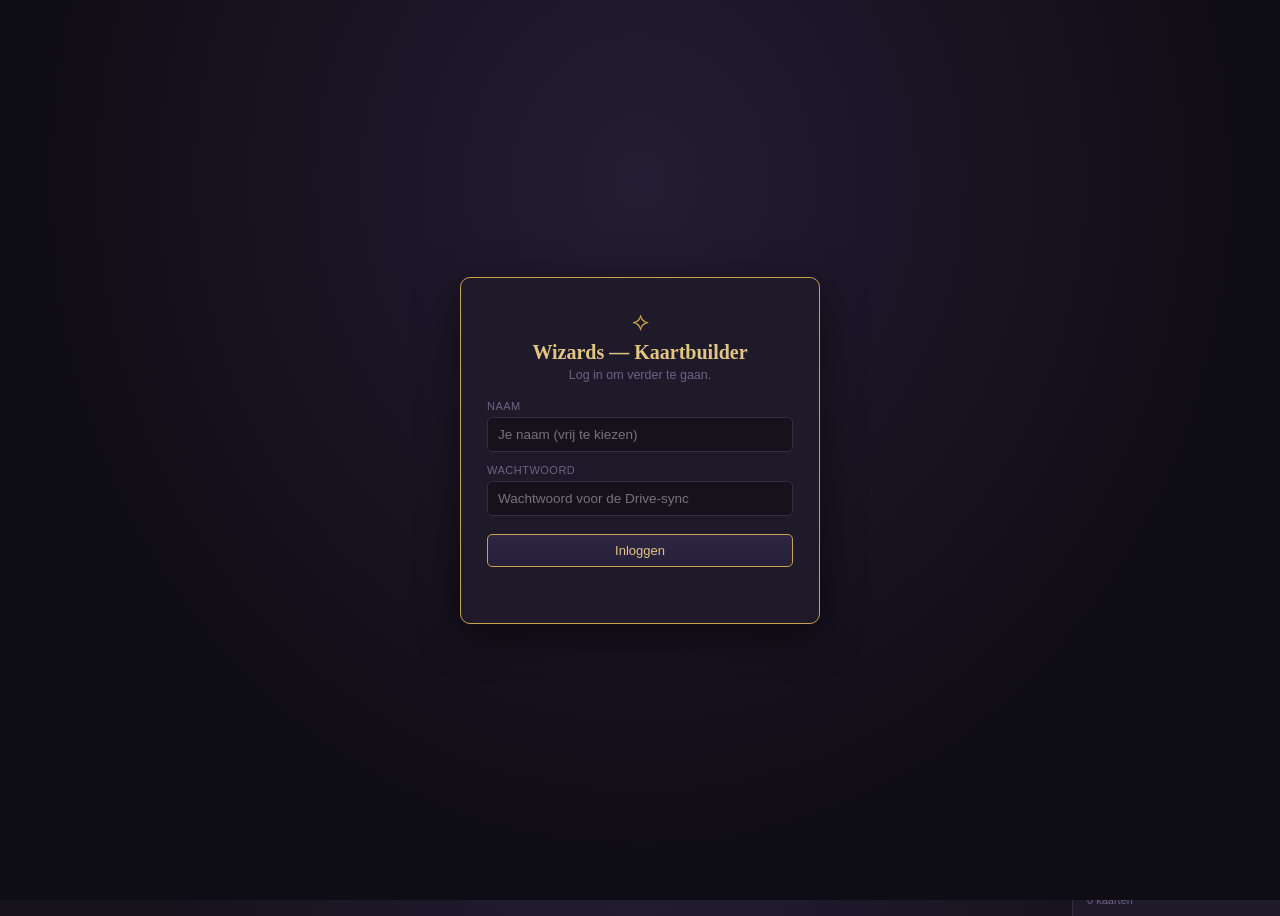
<file: cardbuilder.html>
<!DOCTYPE html>
<html lang="nl">
<head>
<meta charset="UTF-8">
<meta name="viewport" content="width=device-width, initial-scale=1.0">
<title>Wizards — Kaartbuilder</title>
<link rel="stylesheet" href="shared/login-overlay.css">
<link rel="stylesheet" href="shared/card-render.css">
<link rel="stylesheet" href="shared/hat-avatar.css">
<link rel="stylesheet" href="shared/theme.css">
<style>
  /* ---------- Knoppen (basispatroon .btn/.btn:hover/.btn.primary zit in
     shared/theme.css — hier enkel nog de varianten die cardbuilder.html
     apart nodig heeft) ---------- */
  .btn.file-btn{ position:relative; overflow:hidden; display:inline-block; }
  .btn.file-btn input[type=file]{
    position:absolute; inset:0; opacity:0; cursor:pointer; font-size:200px;
  }

  .btn-summon{
    width:100%; display:flex; align-items:center; justify-content:center; gap:7px;
    background: linear-gradient(180deg, #3d2c10, #221808);
    border:1px solid var(--gold); color: var(--gold-soft);
    padding:9px 8px; border-radius:6px; margin:0 0 14px;
    font-family: var(--font-display); font-size:12.5px; cursor:pointer;
    box-shadow: 0 2px 6px rgba(0,0,0,0.4);
  }
  .btn-summon:hover{ background: linear-gradient(180deg, #4d3714, #2c1f0a); }
  .btn-summon:active{ transform: translateY(1px); }

  .tag-chips{ display:flex; flex-wrap:wrap; gap:6px; margin-top:8px; }
  .tag-chip{
    display:inline-flex; align-items:center; gap:5px;
    background: var(--panel-2); border:1px solid var(--gold); color: var(--gold-soft);
    border-radius:12px; padding:3px 9px 3px 11px; font-size:12px;
  }
  .tag-chip button{
    background:none; border:none; color: var(--ink-dim); cursor:pointer;
    font-size:13px; line-height:1; padding:0;
  }
  .tag-chip button:hover{ color: var(--gold-soft); }

  /* ---- Subtypes (checkbox-chips, afhankelijk van kaarttype) ---- */
  .subtype-chip-row{ display:flex; flex-wrap:wrap; gap:8px; margin-top:4px; }
  .subtype-chip-row .subtype-chip{
    display:inline-flex; align-items:center; gap:6px;
    background: var(--panel); border:1px solid var(--border); border-radius:6px;
    padding:6px 10px; font-size:12.5px; color: var(--ink-muted); cursor:pointer;
  }
  .subtype-chip-row .subtype-chip:hover{ border-color: var(--gold); }
  .subtype-chip-row .subtype-chip input{ accent-color: var(--gold); cursor:pointer; }
  .subtype-chip-row .subtype-chip.checked{ border-color: var(--gold); color: var(--gold-soft); background:#2a2338; }
  .subtype-chip-row .subtype-empty-hint{ font-size:12px; color: var(--ink-dim); font-style:italic; }
  .subtype-chip-row .subtype-chip-add{
    border-style:dashed; background:transparent; color: var(--ink-dim); font:inherit; cursor:pointer;
  }
  .subtype-chip-row .subtype-chip-add:hover{ border-color: var(--gold); color: var(--gold-soft); }
  .subtype-new-input{ display:inline-flex; align-items:center; gap:6px; }
  .subtype-new-input input{
    background: var(--panel); border:1px solid var(--border); border-radius:6px;
    padding:6px 8px; font-size:12.5px; color: var(--ink); width:160px;
  }
  .subtype-new-input button{
    background: var(--panel); border:1px solid var(--border); border-radius:6px;
    padding:4px 8px; cursor:pointer; color: var(--ink-muted); font-size:13px;
  }
  .subtype-new-input button:hover{ border-color: var(--gold); color: var(--gold-soft); }
  .subtype-new-error{ font-size:11.5px; color:#e08a8a; margin-left:2px; }

  /* ---- Automatisatie: rarity/draft/effects (niet zichtbaar op de kaart) ---- */
  .automation-hint{ font-size:12px; color: var(--ink-dim); margin:-4px 0 14px; line-height:1.5; }
  #effects-list{ display:flex; flex-direction:column; gap:10px; margin-bottom:12px; }
  .effect-row{
    background: var(--panel); border:1px solid var(--border); border-radius:8px;
    padding:12px; display:flex; flex-direction:column; gap:10px;
  }
  .effect-row-head{ display:flex; justify-content:space-between; align-items:center; }
  .effect-row-head .effect-index{ font-size:11px; text-transform:uppercase; letter-spacing:0.6px; color: var(--gold); }
  .effect-row-head button{
    background:none; border:1px solid var(--border); color: var(--ink-dim); cursor:pointer;
    font-size:11px; padding:3px 8px; border-radius:4px;
  }
  .effect-row-head button:hover{ border-color:#a1364a; color:#e79aaa; }
  .effect-fields{ display:flex; flex-wrap:wrap; gap:10px; }
  .effect-fields .field{ flex:1 1 130px; min-width:110px; }
  .effect-fields .field label{ font-size:10px; }
  .effect-fields .field select, .effect-fields .field input{ font-size:12.5px; padding:7px 8px; }
  .effect-warnings{
    background: rgba(224,176,74,0.10); border:1px solid #8a6a1f; border-radius:6px;
    padding:7px 10px; font-size:11.5px; line-height:1.45; color:#e8c36a;
    display:flex; flex-direction:column; gap:3px;
  }
  .effect-cost-row{ display:flex; align-items:center; gap:14px; padding-top:6px; border-top:1px solid var(--border-soft); }
  .effect-cost-row label{ font-size:11px; color: var(--ink-dim); display:flex; align-items:center; gap:6px; }
  .effect-cost-row input[type=number]{ width:60px; }
  .effect-cost-row input[type=checkbox]{ accent-color: var(--gold); cursor:pointer; }
  .effect-costs-block{ display:flex; flex-direction:column; gap:8px; padding-top:8px; border-top:1px solid var(--border-soft); }
  .effect-costs-block .costs-label{ font-size:10px; text-transform:uppercase; letter-spacing:0.6px; color: var(--ink-dim); }
  .cost-row{ display:flex; align-items:center; gap:8px; }
  .cost-row select{ flex:1 1 160px; font-size:12.5px; padding:6px 8px; }
  .cost-row input[type=number]{ width:60px; font-size:12.5px; padding:6px 6px; }
  .cost-row button{
    background:none; border:1px solid var(--border); color: var(--ink-dim); cursor:pointer;
    font-size:11px; padding:4px 8px; border-radius:4px; flex-shrink:0;
  }
  .cost-row button:hover{ border-color:#a1364a; color:#e79aaa; }
  .btn-add-cost{
    align-self:flex-start; background:none; border:1px solid var(--border); color: var(--ink-muted);
    cursor:pointer; font-size:11.5px; padding:5px 10px; border-radius:5px;
  }
  .btn-add-cost:hover{ border-color: var(--gold); color: var(--gold-soft); }

  main{
    flex:1;
    display:flex;
    flex-direction:column;
    min-height:0;
  }

  .builder-toolbar{
    display:flex; align-items:stretch; gap:0; flex-wrap:nowrap;
    padding:0; border-bottom:1px solid var(--border); background: var(--panel);
    flex-shrink:0;
  }
  .builder-toolbar-left{
    flex:1; display:flex; align-items:stretch; gap:170px; min-width:0;
  }
  .builder-title-badge{
    font-family: var(--font-display);
    font-size:18.5px; font-weight:700; letter-spacing:0.5px;
    color: var(--gold-soft);
    display:flex; align-items:center;
    padding:0 26px 0 22px;
    background:
      repeating-linear-gradient(115deg, rgba(0,0,0,0.15) 0 3px, transparent 3px 7px),
      radial-gradient(ellipse at 50% 0%, rgba(226,197,131,0.12), transparent 65%),
      linear-gradient(180deg, #241a10, #140d08);
    border:1px solid var(--gold);
    border-left:none;
    border-radius:0 8px 8px 0;
    box-shadow: 2px 0 8px rgba(0,0,0,0.4);
    text-shadow: 0 1px 2px rgba(0,0,0,0.6);
    white-space:nowrap;
  }
  .builder-toolbar .btn-summon{
    width:auto; margin:0; padding:9px 18px; font-size:12.5px; flex-shrink:0;
    align-self:center;
    display:inline-flex; align-items:center; gap:6px;
  }

  .builder-columns{
    flex:1;
    display:flex;
    align-items:flex-start;
    gap:0;
    min-height:0;
  }

  #sidebar{
    width:208px; flex-shrink:0;
    border-left:1px solid var(--border);
    background: var(--panel);
    min-height: calc(100vh - 73px);
    display:flex; flex-direction:column;
  }
  #sidebar .sidebar-head{ padding:14px 14px 10px; border-bottom:1px solid var(--border-soft); }
  #sidebar input#search{
    width:100%; background: var(--bg); border:1px solid var(--border);
    color: var(--ink-light); padding:8px 10px; border-radius:5px; font-size:13px;
  }
  #card-list{ list-style:none; margin:0; padding:8px; overflow-y:auto; flex:1; }
  #card-list li{
    display:flex; align-items:center; gap:8px;
    padding:9px 10px; border-radius:6px; cursor:pointer;
    border:1px solid transparent;
    margin-bottom:3px;
  }
  #card-list li:hover{ background: var(--panel-2); }
  #card-list li.active{ background: #2c2540; border-color: var(--gold); }
  #card-list .swatch{ width:9px; height:9px; border-radius:50%; flex-shrink:0; }
  #card-list .li-text{ flex:1; min-width:0; }
  #card-list .li-name{ font-size:13px; color: var(--ink-light); white-space:nowrap; overflow:hidden; text-overflow:ellipsis; }
  #card-list .li-type{ font-size:10.5px; color: var(--ink-dim); text-transform:uppercase; letter-spacing:0.5px; }
  #card-list .li-actions{ display:flex; gap:4px; opacity:0; }
  #card-list li:hover .li-actions{ opacity:1; }
  #card-list .li-actions button{
    background:none; border:none; color: var(--ink-dim); cursor:pointer; font-size:13px; padding:2px 4px;
  }
  #card-list .li-actions button:hover{ color: var(--gold-soft); }
  #sidebar .sidebar-foot{ padding:10px 14px; border-top:1px solid var(--border-soft); font-size:11px; color: var(--ink-dim); }
  #empty-list-msg{ padding:20px 14px; color: var(--ink-dim); font-size:12.5px; line-height:1.5; }

  #form-panel{
    flex:1 1 420px; min-width:340px;
    padding:22px 26px;
    max-height: calc(100vh - 73px);
    overflow-y:auto;
  }
  #form-empty{ color: var(--ink-dim); font-size:14px; padding-top:60px; text-align:center; }

  .field-row{ display:flex; gap:14px; margin-bottom:14px; flex-wrap:wrap; }
  .field{ flex:1 1 140px; display:flex; flex-direction:column; gap:5px; }
  .field label{ font-size:11px; text-transform:uppercase; letter-spacing:0.6px; color: var(--ink-dim); }
  .field input[type=text], .field input[type=number], .field select, .field textarea{
    background: var(--panel); border:1px solid var(--border); color: var(--ink-light);
    padding:9px 10px; border-radius:5px; font-size:14px; font-family: var(--font-ui);
    width:100%;
  }
  .field input:focus, .field select:focus, .field textarea:focus{
    outline:none; border-color: var(--gold);
  }
  .field textarea{ resize: vertical; font-family: var(--font-ui); line-height:1.45; }
  #f-name{ font-family: var(--font-display); font-size:17px; }

  .compact-field-row{
    display:flex; flex-wrap:wrap; align-items:flex-start; gap:132px;
    margin:22px 0 14px; padding-top:14px; border-top:1px solid var(--border-soft);
  }
  .mini-block{ display:flex; flex-direction:column; gap:8px; }
  .mini-block-title{
    font-size:11px; text-transform:uppercase; letter-spacing:0.6px; color: var(--gold);
  }
  .field-group{ display:flex; flex-wrap:wrap; gap:8px; }
  .compact-field{
    display:flex; align-items:center; gap:6px;
    background: var(--panel); border:1px solid var(--border); border-radius:6px;
    padding:6px 10px 6px 8px;
  }
  .compact-field .cf-icon{ font-size:14px; width:16px; text-align:center; flex-shrink:0; }
  .compact-field label{
    font-size:10px; text-transform:uppercase; letter-spacing:0.4px; color: var(--ink-dim);
    white-space:nowrap; margin:0;
  }
  .compact-field input[type=number]{
    width:46px; background: var(--bg); border:1px solid var(--border); color: var(--ink-light);
    padding:5px 4px; border-radius:4px; font-size:13px; text-align:center;
  }
  .compact-field input[type=number]:focus{ outline:none; border-color: var(--gold); }

  .section-title{
    font-size:11px; text-transform:uppercase; letter-spacing:1px; color: var(--gold);
    margin: 22px 0 10px; padding-top:14px; border-top:1px solid var(--border-soft);
  }
  .section-title:first-child{ margin-top:0; padding-top:0; border-top:none; }

  #group-image{ display:flex; align-items:center; gap:12px; }
  #img-preview-thumb{
    width:56px; height:56px; border-radius:6px; border:1px solid var(--border);
    background-size:cover; background-position:center; background-color: var(--panel-2);
    flex-shrink:0;
  }

  /* ---- PREVIEW PANEL ---- */
  #preview-panel{
    width:340px; flex-shrink:0;
    display:flex; flex-direction:column; align-items:center;
    padding:26px 20px;
    border-right:1px solid var(--border);
    max-height: calc(100vh - 73px);
    overflow-y:auto;
  }
  #preview-panel .preview-label{ font-size:11px; letter-spacing:1px; text-transform:uppercase; color: var(--ink-dim); margin-bottom:14px; }

  /* ---------- Drive sync bar ---------- */
  #drive-bar{ display:flex; align-items:center; gap:10px; flex-wrap:wrap; padding:9px 24px; border-bottom:1px solid var(--border); background:#191423; }

  #autosave-banner{
    background:#2a2338; border:1px solid var(--gold); color: var(--ink-light);
    padding:9px 24px; font-size:12.5px; display:flex; gap:14px; align-items:center;
  }
  #autosave-banner button{ background:none; border:1px solid var(--border); color:var(--ink-light); border-radius:4px; padding:4px 10px; cursor:pointer; font-size:12px; }
  #autosave-banner button:hover{ border-color: var(--gold); }

  @media (max-width: 980px){
    main{ flex-wrap:wrap; }
    #sidebar, #form-panel, #preview-panel{ max-height:none; }
    #sidebar{ width:100%; border-left:none; border-top:1px solid var(--border); }
    #form-panel{ min-width:100%; }
    #preview-panel{ width:100%; border-right:none; border-bottom:1px solid var(--border); }
  }
  @media (max-width: 760px){
    body{ font-size:14px; }
    .builder-toolbar{ flex-direction:column; flex-wrap:wrap; }
    .builder-toolbar-left{ gap:0; flex-direction:column; align-items:stretch; }
    .builder-title-badge{ border-radius:0; border-left:1px solid var(--gold); padding:10px 16px; }
    .builder-toolbar .btn-summon{ width:auto; margin:10px 16px; }
    #preview-panel, #form-panel, #sidebar{ padding-left:16px; padding-right:16px; }
    #form-panel{ padding-top:18px; padding-bottom:18px; }
    #preview-panel{ padding-top:18px; padding-bottom:18px; }
    .field-row{ gap:10px; }
    .compact-field-row{ gap:18px; }
    #group-image{ flex-wrap:wrap; }
  }
</style>
</head>
<body>

<div id="login-overlay">
  <div class="login-card">
    <div class="login-sigil">⟡</div>
    <h2>Wizards — Kaartbuilder</h2>
    <p class="login-sub">Log in om verder te gaan.</p>

    <div id="login-form-fields">
      <label for="login-username">Naam</label>
      <input type="text" id="login-username" placeholder="Je naam (vrij te kiezen)" autocomplete="off">
      <label for="login-password">Wachtwoord</label>
      <input type="password" id="login-password" placeholder="Wachtwoord voor de Drive-sync" autocomplete="off">
      <button class="btn primary" id="btn-login">Inloggen</button>
    </div>

    <div id="login-status"></div>

    <div id="login-lastedit" style="display:none;">
      <p id="login-lastedit-text"></p>
      <button class="btn primary" id="btn-login-continue">Verdergaan</button>
    </div>
  </div>
</div>

<div id="app">
  <div id="autosave-banner" style="display:none;">
    <span>Er staat een niet-opgeslagen sessie van deze browser klaar.</span>
    <button id="btn-restore">Herstellen</button>
    <button id="btn-dismiss-autosave">Negeren</button>
  </div>

  <div id="drive-bar">
    <span id="drive-user-label"></span>
    <span id="drive-status"></span>
  </div>

  <main id="view-builder">
    <div class="builder-toolbar">
      <div class="builder-toolbar-left">
        <div class="builder-title-badge">Kaartbuilder</div>
        <button class="btn-summon" id="btn-new">🪄 + Nieuwe kaart</button>
      </div>
    </div>

    <div class="builder-columns">
    <section id="preview-panel">
      <div class="preview-label">Voorbeeld</div>
      <div id="preview-mount"></div>
    </section>

    <section id="form-panel">
      <div id="form-empty">Selecteer een kaart links, of maak een nieuwe kaart aan.</div>

      <form id="card-form" style="display:none;" autocomplete="off">
        <div class="section-title">Basis</div>
        <div class="field-row">
          <div class="field" style="flex:1 1 100%;">
            <label for="f-name">Naam</label>
            <input type="text" id="f-name" placeholder="Kaartnaam">
          </div>
        </div>
        <div class="field-row">
          <div class="field">
            <label for="f-type">Kaarttype</label>
            <select id="f-type">
              <option value="Wizard">Wizard</option>
              <option value="Manifestation">Manifestation</option>
              <option value="Incantation">Incantation</option>
              <option value="Hex">Hex</option>
              <option value="Destiny">Destiny</option>
              <option value="Burden">Burden</option>
            </select>
          </div>
          <div class="field" id="group-theme">
            <label for="f-theme">Theme</label>
            <select id="f-theme">
              <option value="">— geen —</option>
              <option value="Fire">Fire</option>
              <option value="Earth">Earth</option>
              <option value="Water">Water</option>
              <option value="Sky">Sky</option>
              <option value="Shadow">Shadow</option>
              <option value="Light">Light</option>
            </select>
          </div>
          <div class="field" id="group-location">
            <label for="f-location">Location</label>
            <select id="f-location">
              <option value="">— geen —</option>
              <option value="The Citadel">The Citadel</option>
              <option value="The Harbour">The Harbour</option>
              <option value="The Barrow">The Barrow</option>
              <option value="The Maw">The Maw</option>
              <option value="The Wildwood">The Wildwood</option>
              <option value="The Observatory">The Observatory</option>
            </select>
          </div>
          <div class="field">
            <label for="f-phase">Fase</label>
            <select id="f-phase">
              <option value="">— geen —</option>
              <option value="Starter">Starter</option>
              <option value="Apprentice">Apprentice</option>
              <option value="Journeyman">Journeyman</option>
              <option value="Master">Master</option>
            </select>
          </div>
        </div>

        <div class="field-row" id="group-subtypes-row">
          <div class="field" style="flex:1 1 100%;">
            <label>Subtypes — getoond op de kaart als bv. "Manifestation - Minion" (meerdere mogelijk, of maak er zelf eentje bij)</label>
            <div id="group-subtypes" class="subtype-chip-row"></div>
          </div>
        </div>

        <div class="compact-field-row">
          <div class="mini-block" id="group-cost-fields">
            <div class="mini-block-title">Kosten</div>
            <div class="field-group">
              <div class="compact-field">
                <span class="cf-icon">⚡</span>
                <label for="f-actionCost">Action</label>
                <input type="number" id="f-actionCost" min="0" step="1" value="0">
              </div>
              <div class="compact-field">
                <span class="cf-icon">🔥</span>
                <label for="f-spiteCost">Spite</label>
                <input type="number" id="f-spiteCost" min="0" step="1" value="0">
              </div>
            </div>
          </div>
          <div class="mini-block" id="group-stats-fields">
            <div class="mini-block-title">Stats</div>
            <div class="field-group">
              <div class="compact-field">
                <span class="cf-icon">🛡️</span>
                <label for="f-body">Body</label>
                <input type="number" id="f-body" placeholder="—">
              </div>
              <div class="compact-field">
                <span class="cf-icon">🧠</span>
                <label for="f-mind">Mind</label>
                <input type="number" id="f-mind" placeholder="—">
              </div>
              <div class="compact-field">
                <span class="cf-icon">👻</span>
                <label for="f-soul">Soul</label>
                <input type="number" id="f-soul" placeholder="—">
              </div>
              <div class="compact-field" title="Elke in-play kaart heeft Slumber, ook zonder printed waarde (dan 0). Bepaalt hoeveel tijdtellers ze krijgt bij het exhausten.">
                <span class="cf-icon">💤</span>
                <label for="f-slumber">Slumber</label>
                <input type="number" id="f-slumber" min="0" step="1" value="0">
              </div>
            </div>
          </div>
        </div>

        <div class="section-title">Kaarttekst</div>
        <div class="field-row">
          <div class="field" style="flex:1 1 100%;">
            <label for="f-gameText">Game text (vrije tekst, incl. keywords) — Slumber staat er automatisch bij op basis van het veld hierboven, niet hier typen</label>
            <textarea id="f-gameText" rows="6" placeholder="Bv. Wanneer deze kaart Exhaust raakt, deal 1 Body damage aan een teiken zonder Warding."></textarea>
          </div>
        </div>
        <div class="field-row">
          <div class="field" style="flex:1 1 100%;">
            <label for="f-flavorText">Flavor text</label>
            <textarea id="f-flavorText" rows="2" placeholder="Sfeertekst (optioneel)"></textarea>
          </div>
        </div>

        <div class="section-title">Kaartbeeld</div>
        <div class="field-row">
          <div class="field" style="flex:1 1 100%;">
            <div id="group-image">
              <div id="img-preview-thumb"></div>
              <button type="button" class="btn file-btn">Kies afbeelding…
                <input type="file" id="f-image" accept="image/*">
              </button>
              <button type="button" class="btn" id="btn-remove-image">Verwijder</button>
            </div>
          </div>
        </div>

        <div class="section-title">Tags &amp; metadata</div>
        <div class="field-row">
          <div class="field">
            <label for="f-status">Status — niet zichtbaar op de kaart, enkel voor filteren</label>
            <select id="f-status">
              <option value="In Design">In Design</option>
              <option value="Playtesting">Playtesting</option>
              <option value="Balancing">Balancing</option>
              <option value="Afgewerkt">Afgewerkt</option>
              <option value="Archived">Archived</option>
            </select>
          </div>
          <div class="field">
            <label for="f-createdBy">Ontworpen door — niet zichtbaar op de kaart</label>
            <input type="text" id="f-createdBy" placeholder="naam van de ontwerper">
          </div>
        </div>
        <div class="field-row">
          <div class="field" style="flex:1 1 100%;">
            <label for="f-tag-input">Tags — niet zichtbaar op de kaart, enkel voor sorteren/filteren (kies een bestaande of typ een nieuwe, Enter om toe te voegen)</label>
            <input type="text" id="f-tag-input" list="tag-suggestions" placeholder="bv. playtest-v1, nerf-kandidaat, favoriet…">
            <datalist id="tag-suggestions"></datalist>
            <div id="tag-chips" class="tag-chips"></div>
          </div>
        </div>

        <div id="meta-info" style="font-size:11.5px; color:var(--ink-dim); margin-top:-6px;"></div>

        <div class="section-title">Automatisatie — arena &amp; draft</div>
        <div class="automation-hint">Deze velden sturen de toekomstige regel-engine en draft-tool aan. <b>⚠ = werkt nog niet in de arena</b> — opties met ⚠ en de gele waarschuwingen onder een effect zijn nog niet gebouwd (of werken niet in die combinatie): verwacht er geen gedrag van in playtests. Ze staan nooit op de kaart zelf — enkel de Subtypes hierboven zijn wél zichtbaar op de kaart.</div>
        <div class="field-row">
          <div class="field">
            <label for="f-rarity">Rarity — voor draft-boosters</label>
            <select id="f-rarity">
              <option value="">— geen —</option>
              <option value="Common">Common</option>
              <option value="Uncommon">Uncommon</option>
              <option value="Rare">Rare</option>
              <option value="Signature">Signature</option>
            </select>
          </div>
          <div class="field" style="justify-content:flex-end;">
            <label style="display:flex; align-items:center; gap:8px; cursor:pointer;">
              <input type="checkbox" id="f-draftLegal" style="width:15px; height:15px; accent-color:var(--gold);">
              Draft-legal (mag in booster-packs)
            </label>
          </div>
        </div>
        <div class="field-row">
          <div class="field" style="flex:1 1 100%;">
            <label>Effecten (triggers/acties voor de arena-engine)</label>
            <div id="effects-list"></div>
            <button type="button" class="btn" id="btn-add-effect">+ Effect toevoegen</button>
          </div>
        </div>

        <div class="section-title">Ontwerpnotities</div>
        <div class="field-row">
          <div class="field" style="flex:1 1 100%;">
            <label for="f-notes">Interne notities (niet op de kaart, enkel voor jezelf)</label>
            <textarea id="f-notes" rows="3" placeholder="Design-overwegingen, twijfels, TODO's…"></textarea>
          </div>
        </div>
      </form>
    </section>

    <aside id="sidebar">
      <div class="sidebar-head">
        <input type="text" id="search" placeholder="Zoek op naam, type, theme…">
      </div>
      <ul id="card-list"></ul>
      <div id="empty-list-msg" style="display:none;">Nog geen kaarten. Klik op “+ Nieuwe kaart” om te beginnen, of laad een bestaande .json-set.</div>
      <div class="sidebar-foot"><span id="count-label">0 kaarten</span></div>
    </aside>
    </div>
  </main>
</div>

<script src="shared/card-data.js"></script>
<script src="shared/game-rules.js"></script>
<script src="shared/card-render.js"></script>
<script src="shared/hat-avatar.js"></script>
<script src="shared/drive-auth.js"></script>
<script>
(function(){
  "use strict";

  const STORAGE_KEY = "wizards_card_builder_autosave_v1";

  let collection = [];
  let currentId = null;
  // Vrij toegevoegde subtypes (spec sectie 6), Drive-gesynchroniseerd net als
  // `collection` hierboven — zie card-data.js voor de vorm van elk element.
  let customSubtypes = [];

  // Ingevuld door DriveAuth na een geslaagde login (zie onderaan).
  let driveUsername = "";
  let drivePassword = "";
  let driveLastEditedBy = "";
  let driveLastEditedAt = null;
  let driveBaselineEditedAt = null;
  // Velden in de Drive-data die deze module niet zelf beheert (bv. council-
  // gegevens van council.html) — nooit leegschrijven bij het opslaan.
  let driveUnknownFields = {};

  function findCard(id){ return collection.find(c => c.id === id) || null; }

  function formatMetaDate(ts){
    if (!ts) return "onbekend";
    return new Date(ts).toLocaleString("nl-BE", { year: "numeric", month: "short", day: "numeric", hour: "2-digit", minute: "2-digit" });
  }

  function newCard(){
    const now = Date.now();
    const card = normalizeCard({ createdBy: driveUsername || "", firstCreated: now, lastUpdated: now, lastUpdatedBy: driveUsername || "" });
    collection.push(card);
    currentId = card.id;
    renderAll();
    autosave();
    document.getElementById("f-name").focus();
  }

  // ---------- Sidebar ----------
  function renderSidebar(){
    const list = document.getElementById("card-list");
    const emptyMsg = document.getElementById("empty-list-msg");
    const countLabel = document.getElementById("count-label");
    const query = (document.getElementById("search").value || "").trim().toLowerCase();

    list.innerHTML = "";
    countLabel.textContent = collection.length + (collection.length === 1 ? " kaart" : " kaarten");

    const filtered = collection.filter(c => {
      if (!query) return true;
      const hay = [c.name, c.type, c.theme, c.location, c.status, c.createdBy, (c.subtypes || []).join(" "), (c.tags || []).join(" ")].join(" ").toLowerCase();
      return hay.includes(query);
    });

    emptyMsg.style.display = collection.length === 0 ? "block" : "none";

    filtered.forEach(c => {
      const li = document.createElement("li");
      if (c.id === currentId) li.classList.add("active");

      const swatch = document.createElement("span");
      swatch.className = "swatch";
      swatch.style.background = `var(${TYPE_COLOR_VAR[c.type]})`;

      const textWrap = document.createElement("div");
      textWrap.className = "li-text";
      const nameEl = document.createElement("div");
      nameEl.className = "li-name";
      nameEl.textContent = c.name || "Naamloze kaart";
      const typeEl = document.createElement("div");
      typeEl.className = "li-type";
      typeEl.textContent = c.type + (c.theme ? " · " + c.theme : "") + (c.location ? " · " + c.location : "") + (c.createdBy ? " · door " + c.createdBy : "");
      textWrap.appendChild(nameEl);
      textWrap.appendChild(typeEl);

      const actions = document.createElement("div");
      actions.className = "li-actions";
      const dupBtn = document.createElement("button");
      dupBtn.type = "button"; dupBtn.title = "Dupliceer"; dupBtn.textContent = "⧉";
      dupBtn.addEventListener("click", (e) => { e.stopPropagation(); duplicateCard(c.id); });
      const delBtn = document.createElement("button");
      delBtn.type = "button"; delBtn.title = "Verwijder"; delBtn.textContent = "×";
      delBtn.addEventListener("click", (e) => { e.stopPropagation(); deleteCard(c.id); });
      actions.appendChild(dupBtn);
      actions.appendChild(delBtn);

      li.appendChild(swatch);
      li.appendChild(textWrap);
      li.appendChild(actions);
      li.addEventListener("click", () => selectCard(c.id));
      list.appendChild(li);
    });
  }

  function duplicateCard(id){
    const original = findCard(id);
    if (!original) return;
    const now = Date.now();
    const copy = normalizeCard(JSON.parse(JSON.stringify(original)));
    copy.id = uid();
    copy.name = original.name ? original.name + " (kopie)" : "";
    copy.firstCreated = now;
    copy.lastUpdated = now;
    copy.lastUpdatedBy = driveUsername || "";
    const idx = collection.findIndex(c => c.id === id);
    collection.splice(idx + 1, 0, copy);
    currentId = copy.id;
    renderAll();
    autosave();
  }

  function deleteCard(id){
    const card = findCard(id);
    if (!card) return;
    const label = card.name || "deze naamloze kaart";
    if (!confirm(`"${label}" verwijderen? Dit kan niet ongedaan gemaakt worden.`)) return;
    const idx = collection.findIndex(c => c.id === id);
    collection.splice(idx, 1);
    if (currentId === id){
      currentId = collection.length ? (collection[idx] ? collection[idx].id : collection[collection.length-1].id) : null;
    }
    renderAll();
    autosave();
  }

  // ---------- Form ----------
  function selectCard(id){
    currentId = id;
    renderForm();
    renderPreview();
    renderSidebar();
  }

  function toggleGroups(type){
    const cfg = TYPE_CONFIG[type] || TYPE_CONFIG.Manifestation;
    document.getElementById("group-theme").style.display = cfg.theme ? "flex" : "none";
    document.getElementById("group-location").style.display = cfg.location ? "flex" : "none";
    document.getElementById("group-cost-fields").style.display = cfg.cost ? "flex" : "none";
    document.getElementById("group-stats-fields").style.display = cfg.stats ? "flex" : "none";
  }

  function renderForm(){
    const form = document.getElementById("card-form");
    const empty = document.getElementById("form-empty");
    const card = findCard(currentId);

    if (!card){
      form.style.display = "none";
      empty.style.display = "block";
      return;
    }
    form.style.display = "block";
    empty.style.display = "none";

    document.getElementById("f-name").value = card.name;
    document.getElementById("f-type").value = card.type;
    document.getElementById("f-theme").value = card.theme;
    document.getElementById("f-location").value = card.location;
    document.getElementById("f-phase").value = card.phase;
    document.getElementById("f-status").value = card.status;
    document.getElementById("f-createdBy").value = card.createdBy || "";
    document.getElementById("f-actionCost").value = card.actionCost;
    document.getElementById("f-spiteCost").value = card.spiteCost;
    document.getElementById("f-body").value = card.body;
    document.getElementById("f-mind").value = card.mind;
    document.getElementById("f-soul").value = card.soul;
    document.getElementById("f-slumber").value = card.slumber;
    document.getElementById("f-gameText").value = card.gameText;
    document.getElementById("f-flavorText").value = card.flavorText;
    document.getElementById("f-notes").value = card.notes;
    document.getElementById("f-rarity").value = card.rarity || "";
    document.getElementById("f-draftLegal").checked = !!card.draftLegal;

    renderTagChips(card);
    populateTagSuggestions();
    renderSubtypeGroup(card);
    renderEffectsList(card);

    const metaEl = document.getElementById("meta-info");
    if (metaEl){
      metaEl.textContent = "Aangemaakt: " + formatMetaDate(card.firstCreated) +
        "  ·  Laatst gewijzigd: " + formatMetaDate(card.lastUpdated) +
        (card.lastUpdatedBy ? " door " + card.lastUpdatedBy : "");
    }

    const thumb = document.getElementById("img-preview-thumb");
    thumb.style.backgroundImage = card.image ? `url(${card.image})` : "none";

    toggleGroups(card.type);
  }

  function syncFromForm(){
    const card = findCard(currentId);
    if (!card) return;
    card.name = document.getElementById("f-name").value;
    card.type = document.getElementById("f-type").value;
    card.theme = document.getElementById("f-theme").value;
    card.location = document.getElementById("f-location").value;
    card.phase = document.getElementById("f-phase").value;
    card.status = document.getElementById("f-status").value;
    card.createdBy = document.getElementById("f-createdBy").value;
    card.actionCost = toNum(document.getElementById("f-actionCost").value, 0);
    card.spiteCost = toNum(document.getElementById("f-spiteCost").value, 0);
    const bodyRaw = document.getElementById("f-body").value;
    const mindRaw = document.getElementById("f-mind").value;
    const soulRaw = document.getElementById("f-soul").value;
    card.body = bodyRaw === "" ? "" : toNum(bodyRaw, "");
    card.mind = mindRaw === "" ? "" : toNum(mindRaw, "");
    card.soul = soulRaw === "" ? "" : toNum(soulRaw, "");
    card.slumber = toNum(document.getElementById("f-slumber").value, 0);
    card.gameText = document.getElementById("f-gameText").value;
    card.flavorText = document.getElementById("f-flavorText").value;
    card.notes = document.getElementById("f-notes").value;
    card.rarity = document.getElementById("f-rarity").value;
    card.draftLegal = document.getElementById("f-draftLegal").checked;
    card.subtypes = Array.from(document.querySelectorAll('#group-subtypes input[type=checkbox]:checked')).map(cb => cb.value);
    syncEffectsFromForm(card);

    // Elke effectieve wijziging via het formulier telt als een "update" —
    // niet enkel bij opslaan, zodat lastUpdated ook meteen klopt bij Drive-
    // conflictdetectie in driveWrite/driveMerge.
    if (!card.firstCreated) card.firstCreated = Date.now();
    card.lastUpdated = Date.now();
    card.lastUpdatedBy = driveUsername || card.lastUpdatedBy || "";
    const metaEl = document.getElementById("meta-info");
    if (metaEl){
      metaEl.textContent = "Aangemaakt: " + formatMetaDate(card.firstCreated) +
        "  ·  Laatst gewijzigd: " + formatMetaDate(card.lastUpdated) +
        (card.lastUpdatedBy ? " door " + card.lastUpdatedBy : "");
    }
  }

  // ---------- Subtypes ----------
  function renderSubtypeGroup(card){
    const row = document.getElementById("group-subtypes-row");
    const wrap = document.getElementById("group-subtypes");
    row.style.display = "flex";
    const allowed = getAllowedSubtypes(card.type, customSubtypes);
    wrap.innerHTML = allowed.map(st => {
      const checked = (card.subtypes || []).includes(st);
      return `<label class="subtype-chip${checked ? " checked" : ""}"><input type="checkbox" value="${escapeHtml(st)}" ${checked ? "checked" : ""}> ${escapeHtml(st)}</label>`;
    }).join("") + `<button type="button" class="subtype-chip subtype-chip-add" id="btn-add-subtype">+ Nieuw subtype</button>`;
    wrap.querySelectorAll("label.subtype-chip").forEach(chip => {
      const cb = chip.querySelector("input");
      cb.addEventListener("change", () => {
        chip.classList.toggle("checked", cb.checked);
        syncFromForm();
        renderPreview();
        renderSidebar();
        autosave();
      });
    });
    const addBtn = document.getElementById("btn-add-subtype");
    if (addBtn) addBtn.addEventListener("click", () => showNewSubtypeInput(card));
  }

  // "+ Nieuw subtype": vervangt de knop tijdelijk door een naam-invoer.
  // Validatie via isSubtypeNameTaken() uit card-data.js (case-insensitief,
  // over alle hoofdtypes heen — cfr. spec sectie 6, uniciteits-check).
  function showNewSubtypeInput(card){
    const addBtn = document.getElementById("btn-add-subtype");
    if (!addBtn) return;
    const inputRow = document.createElement("span");
    inputRow.className = "subtype-new-input";
    inputRow.innerHTML =
      '<input type="text" id="new-subtype-name" placeholder="Naam nieuw subtype…" maxlength="40">' +
      '<button type="button" id="btn-confirm-subtype" title="Toevoegen">✓</button>' +
      '<button type="button" id="btn-cancel-subtype" title="Annuleren">✕</button>' +
      '<span class="subtype-new-error" id="subtype-new-error"></span>';
    addBtn.replaceWith(inputRow);
    const nameInput = document.getElementById("new-subtype-name");
    nameInput.focus();

    const cancel = () => renderSubtypeGroup(card);
    const confirmAdd = () => {
      const name = nameInput.value.trim();
      const errEl = document.getElementById("subtype-new-error");
      if (!name){ errEl.textContent = "Geef een naam op."; return; }
      if (isSubtypeNameTaken(name, customSubtypes)){
        errEl.textContent = `Bestaat al: "${name}".`;
        return;
      }
      customSubtypes.push({ name, type: card.type, createdBy: driveUsername || "", createdAt: Date.now() });
      if (!Array.isArray(card.subtypes)) card.subtypes = [];
      card.subtypes.push(name);
      renderSubtypeGroup(card);
      syncFromForm();
      renderPreview();
      renderSidebar();
      autosave();
    };

    document.getElementById("btn-confirm-subtype").addEventListener("click", confirmAdd);
    document.getElementById("btn-cancel-subtype").addEventListener("click", cancel);
    nameInput.addEventListener("keydown", (e) => {
      if (e.key === "Enter"){ e.preventDefault(); confirmAdd(); }
      if (e.key === "Escape"){ e.preventDefault(); cancel(); }
    });
  }

  // ---------- Effecten (arena-engine) ----------
  function renderEffectsList(card){
    const wrap = document.getElementById("effects-list");
    wrap.innerHTML = "";
    (card.effects || []).forEach((eff, idx) => {
      wrap.appendChild(buildEffectRowEl(eff, idx));
    });
  }

  // Cost-labels: leesbaar voor de type-select, met of zonder "waarde"-input
  // (cfr. Gamerules-specificatie.txt punt 1: exhausten/self-vulnerable
  // hebben geen bedrag, spite/action/discard wel).
  const COST_TYPE_LABELS = {
    ExhaustSelf: "Exhaust deze kaart",
    Spite: "Betaal Spite",
    Action: "Betaal Actie(s)",
    Discard: "Discard kaart(en) uit hand",
    SelfVulnerable: "Maak jezelf Vulnerable/Confused/Forlorn"
  };
  const COST_TYPE_HAS_VALUE = { Spite: true, Action: true, Discard: true };
  // Tellerkleur bij AddCounter/RemoveCounter (Stap 9b-2).
  const COUNTER_COLOR_LABELS = { white: "Wit (Time Counter)", black: "Zwart (damage)" };
  const isCounterAction = (a) => a === "AddCounter" || a === "RemoveCounter";

  function buildCostRowHtml(cost, idx){
    return `
      <div class="cost-row" data-cost-idx="${idx}">
        <select class="cost-type">
          ${COST_TYPE_LIST.map(t => `<option value="${t}"${cost.type === t ? " selected" : ""}>${COST_TYPE_LABELS[t] || t}</option>`).join("")}
        </select>
        <input type="number" class="cost-value" min="1" step="1" value="${cost.value || 1}" style="${COST_TYPE_HAS_VALUE[cost.type] ? "" : "visibility:hidden;"}">
        <button type="button" class="btn-remove-cost">Verwijder</button>
      </div>
    `;
  }

  function buildEffectRowEl(eff, idx){
    const row = document.createElement("div");
    row.className = "effect-row";
    row.dataset.effectId = eff.id;
    const isActivated = eff.kind === "activated";
    row.innerHTML = `
      <div class="effect-row-head">
        <span class="effect-index">Effect ${idx + 1}</span>
        <button type="button" class="btn-remove-effect">Verwijder</button>
      </div>
      <div class="effect-fields">
        <div class="field">
          <label>Soort</label>
          <select class="ef-kind">
            <option value="trigger"${!isActivated ? " selected" : ""}>Trigger (automatisch)</option>
            <option value="activated"${isActivated ? " selected" : ""}>Activated ability (speler betaalt de cost bewust)</option>
          </select>
        </div>
        <div class="field ef-trigger-field" style="${isActivated ? "display:none;" : ""}">
          <label>Trigger</label>
          <select class="ef-trigger">
            <option value="">— geen —</option>
            ${TRIGGER_LIST.map(t => `<option value="${t}"${eff.trigger === t ? " selected" : ""}>${t}</option>`).join("")}
          </select>
        </div>
        <div class="field">
          <label>Actie</label>
          <select class="ef-action">
            <option value="">— geen —</option>
            ${ACTION_LIST.map(a => `<option value="${a}"${eff.action === a ? " selected" : ""}>${a}</option>`).join("")}
          </select>
        </div>
        <div class="field ef-burden-field" style="${eff.action === "Inflict" ? "" : "display:none;"}">
          <label>Burden</label>
          <select class="ef-burden">
            <option value="">— kies een Burden —</option>
            ${collection.filter(c => c.type === "Burden").map(c => `<option value="${escapeHtml(c.id)}"${eff.burdenId === c.id ? " selected" : ""}>${escapeHtml(c.name || "(naamloos)")}</option>`).join("")}
          </select>
        </div>
        <div class="field ef-damagetype-field" style="${((eff.action === "Damage" && !(isActivated && eff.isAttack)) || eff.action === "ModifyShield") ? "" : "display:none;"}">
          <label class="ef-damagetype-label">${eff.action === "ModifyShield" ? "Schild" : "Schadetype"}</label>
          <select class="ef-damagetype">
            <option value="">— kies —</option>
            ${DAMAGE_TYPE_LIST.map(t => `<option value="${t}"${eff.damageType === t ? " selected" : ""}>${t.charAt(0).toUpperCase() + t.slice(1)}</option>`).join("")}
          </select>
        </div>
        <div class="field ef-countercolor-field" style="${isCounterAction(eff.action) ? "" : "display:none;"}">
          <label>Tellerkleur</label>
          <select class="ef-countercolor">
            <option value="">— kies —</option>
            ${COUNTER_COLOR_LIST.map(c => `<option value="${c}"${eff.counterColor === c ? " selected" : ""}>${COUNTER_COLOR_LABELS[c] || c}</option>`).join("")}
          </select>
        </div>
        <div class="field">
          <label>Target</label>
          <select class="ef-target">
            ${TARGET_LIST.map(t => `<option value="${t}"${eff.target === t ? " selected" : ""}>${t}</option>`).join("")}
          </select>
        </div>
        <div class="field">
          <label class="ef-value-label">${eff.action === "ModifyShield" ? "Waarde (negatief = verlagen)" : (eff.action === "Consult" ? "Aantal te bekijken" : ((eff.action === "Inflict" || isCounterAction(eff.action)) ? "Aantal" : "Waarde"))}</label>
          <input type="number" class="ef-value" value="${eff.value || 0}" step="1">
        </div>
      </div>
      <div class="field">
        <label>⚠ Conditie (vrije tekst, optioneel — bv. "bodyShield == 0")</label>
        <input type="text" class="ef-condition" value="${escapeHtml(eff.condition || "")}" placeholder="nog geen condition-parser — puur ter documentatie">
      </div>
      ${(() => {
        // Consult-velden (Consult-spec C5): enkel zichtbaar bij actie Consult. Wiens zone = het gewone Target (controller/opponent).
        const cf = normalizeConsultFields(eff);
        const opt = (list, labels, cur) => list.map(v => `<option value="${v}"${cur === v ? " selected" : ""}>${labels[v] || v}</option>`).join("");
        const zoneL = { deck: "Deck", hand: "Hand", discard: "Discard", banished: "Banished" };
        const fromL = { top: "Bovenkant", bottom: "Onderkant" };
        const actL = { discard: "Discard (met Burden-stack/OnDiscard)", hand: "In hand nemen", banish: "Banish", topDeck: "Bovenop deck", bottomDeck: "Onderaan deck" };
        const restL = { stay: "Blijven liggen", topDeck: "Bovenop deck", bottomDeck: "Onderaan deck", discard: "Discard", banish: "Banish" };
        return `
      <div class="effect-fields ef-consult-block" style="${eff.action === "Consult" ? "" : "display:none;"}">
        <div class="field"><label>Bekijk zone</label>
          <select class="ef-c-zone"><option value="">— kies —</option>${opt(CONSULT_ZONE_LIST, zoneL, cf.consultZone)}</select></div>
        <div class="field ef-c-from-field" style="${cf.consultZone === "deck" ? "" : "display:none;"}"><label>Vanaf</label>
          <select class="ef-c-from">${opt(CONSULT_FROM_LIST, fromL, cf.consultFrom)}</select></div>
        <div class="field"><label>Alle kaarten</label>
          <label style="font-size:12px;display:flex;align-items:center;gap:6px;"><input type="checkbox" class="ef-c-all" ${cf.consultAll ? "checked" : ""}> hele zone bekijken (negeert Aantal)</label></div>
        <div class="field"><label>Kies minstens</label>
          <input type="number" class="ef-c-min" min="0" step="1" value="${cf.consultPickMin}"></div>
        <div class="field"><label>Kies hoogstens (0 = enkel kijken)</label>
          <input type="number" class="ef-c-max" min="0" step="1" value="${cf.consultPickMax}"></div>
        <div class="field"><label>Gekozen kaarten →</label>
          <select class="ef-c-action"><option value="">— kies —</option>${opt(CONSULT_ACTION_LIST, actL, cf.consultAction)}</select></div>
        <div class="field"><label>Niet-gekozen kaarten</label>
          <select class="ef-c-rest">${opt(CONSULT_REST_LIST, restL, cf.consultRest)}</select></div>
        <div class="field"><label>Kiesbaar: type (optioneel)</label>
          <select class="ef-c-ftype"><option value="">— alles —</option>${TYPE_LIST.map(t => `<option value="${t}"${cf.consultFilter.type === t ? " selected" : ""}>${t}</option>`).join("")}</select></div>
        <div class="field"><label>Kiesbaar: subtype (optioneel)</label>
          <input type="text" class="ef-c-fsub" value="${escapeHtml(cf.consultFilter.subtype)}" placeholder="bv. Manifestation"></div>
      </div>`;
      })()}
      <div class="effect-warnings"></div>
      <div class="effect-costs-block ef-costs-field" style="${isActivated ? "" : "display:none;"}">
        <div class="costs-label">Cost om te activeren (combineerbaar — bv. exhaust + discard 1 kaart)</div>
        <div class="ef-costs-list">
          ${(eff.costs || []).map((c, ci) => buildCostRowHtml(c, ci)).join("") || `<div style="font-size:11.5px;color:var(--ink-dim);font-style:italic;">Nog geen cost — voeg er minstens één toe.</div>`}
        </div>
        <button type="button" class="btn-add-cost">+ Cost toevoegen</button>
        <label style="font-size:11px; color: var(--ink-dim); display:flex; align-items:center; gap:6px;" title="Markeert dit specifiek als een Attack (zone-afhankelijke waarde/schadetype, cfr. Gamerules-specificatie.txt) — voor Minions al automatisch aanwezig via het keyword, dit is voor andere kaarten met een eigen Attack-achtige ability.">
          <input type="checkbox" class="ef-is-attack" ${eff.isAttack ? "checked" : ""}> Dit is een Attack
        </label>
      </div>
    `;
    row.querySelector(".btn-remove-effect").addEventListener("click", () => removeEffect(eff.id));
    row.querySelector(".ef-kind").addEventListener("change", (e) => {
      syncFromForm();
      const card = findCard(currentId);
      if (card) renderEffectsList(card);
      renderPreview();
      autosave();
    });
    // Schadetype-veld enkel tonen bij actie Damage (en niet bij een Attack,
    // waar het type uit de zone van de kaart volgt).
    const refreshDamageTypeField = () => {
      const isDmg = row.querySelector(".ef-action").value === "Damage";
      const isShield = row.querySelector(".ef-action").value === "ModifyShield";
      const kindActivated = row.querySelector(".ef-kind").value === "activated";
      const atkEl = row.querySelector(".ef-is-attack");
      const isAtk = kindActivated && !!(atkEl && atkEl.checked);
      row.querySelector(".ef-damagetype-field").style.display = ((isDmg && !isAtk) || isShield) ? "" : "none";
      row.querySelector(".ef-damagetype-label").textContent = isShield ? "Schild" : "Schadetype";
      // Inflict: Burden-keuze tonen; Waarde heet dan Aantal (default 1).
      const actionVal = row.querySelector(".ef-action").value;
      const isInfl = actionVal === "Inflict";
      const isCnt = isCounterAction(actionVal);
      row.querySelector(".ef-burden-field").style.display = isInfl ? "" : "none";
      // AddCounter/RemoveCounter: tellerkleur tonen; Waarde heet dan Aantal (default 1), net als bij Inflict.
      row.querySelector(".ef-countercolor-field").style.display = isCnt ? "" : "none";
      const isCon = actionVal === "Consult";
      row.querySelector(".ef-value-label").textContent = isShield ? "Waarde (negatief = verlagen)" : (isCon ? "Aantal te bekijken" : ((isInfl || isCnt) ? "Aantal" : "Waarde"));
      // Consult: eigen veldenblok; het Aantal geldt enkel voor een deck zonder "alle kaarten" (default 3).
      row.querySelector(".ef-consult-block").style.display = isCon ? "" : "none";
      const conZone = row.querySelector(".ef-c-zone").value;
      const conAll = row.querySelector(".ef-c-all").checked;
      row.querySelector(".ef-c-from-field").style.display = conZone === "deck" ? "" : "none";
      const conValEl = row.querySelector(".ef-value");
      conValEl.closest(".field").style.display = (isCon && (conZone !== "deck" || conAll)) ? "none" : "";
      if (isCon && conZone === "deck" && !conAll && !(Number(conValEl.value) > 0)){
        conValEl.value = 3;
        conValEl.dispatchEvent(new Event("input", { bubbles: true }));
      }
      const valEl = row.querySelector(".ef-value");
      if ((isInfl || isCnt) && !(Number(valEl.value) > 0)){
        valEl.value = 1;
        valEl.dispatchEvent(new Event("input", { bubbles: true }));
      }
    };
    row.querySelector(".ef-action").addEventListener("change", refreshDamageTypeField);
    const isAttackBox = row.querySelector(".ef-is-attack");
    if (isAttackBox) isAttackBox.addEventListener("change", refreshDamageTypeField);
    row.querySelectorAll(".ef-c-zone, .ef-c-all").forEach(el => el.addEventListener("change", refreshDamageTypeField));
    row.querySelector(".btn-add-cost").addEventListener("click", () => addCostToEffect(eff.id));
    row.querySelectorAll(".btn-remove-cost").forEach(btn => {
      btn.addEventListener("click", () => {
        const costIdx = Number(btn.closest(".cost-row").dataset.costIdx);
        removeCostFromEffect(eff.id, costIdx);
      });
    });
    row.querySelectorAll(".cost-type").forEach(sel => {
      sel.addEventListener("change", () => {
        syncFromForm();
        const card = findCard(currentId);
        if (card) renderEffectsList(card);
        autosave();
      });
    });
    refreshEffectRowSupport(row, eff);
    return row;
  }

  // Markeert opties die (nog) niets doen met ⚠ en toont onder het effect een gele
  // lijst met wat er in deze combinatie niet werkt. Regels: EFFECT_SUPPORT in
  // shared/card-data.js. Wordt live herberekend bij elke wijziging in een rij.
  function refreshEffectRowSupport(row, eff){
    const mark = (opt, ok, label) => { opt.textContent = (ok ? "" : "⚠ ") + label; };
    row.querySelectorAll(".ef-trigger option").forEach(o => { if (o.value) mark(o, isTriggerImplemented(o.value), o.value); });
    row.querySelectorAll(".ef-action option").forEach(o => { if (o.value) mark(o, isActionImplemented(o.value), o.value); });
    row.querySelectorAll(".ef-target option").forEach(o => mark(o, !effectTargetNote(o.value, eff), o.value));
    row.querySelectorAll(".cost-type").forEach(sel => {
      Array.from(sel.options).forEach(o => mark(o, isCostImplemented(o.value), COST_TYPE_LABELS[o.value] || o.value));
    });
    const box = row.querySelector(".effect-warnings");
    if (!box) return;
    const issues = effectIssues(eff);
    // Collectie-check hoort hier (effectIssues in card-data.js kent de collectie niet).
    if (eff.action === "Inflict" && eff.burdenId){
      const b = findCard(eff.burdenId);
      if (!b || b.type !== "Burden") issues.push("De gekozen Burden bestaat niet (meer) in de collectie of is geen Burden-kaart.");
    }
    box.style.display = issues.length ? "" : "none";
    box.innerHTML = issues.map(i => `<div>⚠ ${escapeHtml(i)}</div>`).join("");
  }

  function addEffect(){
    const card = findCard(currentId);
    if (!card) return;
    if (!card.effects) card.effects = [];
    card.effects.push(normalizeEffect({}));
    renderEffectsList(card);
    autosave();
  }

  function removeEffect(effectId){
    const card = findCard(currentId);
    if (!card) return;
    card.effects = (card.effects || []).filter(e => e.id !== effectId);
    renderEffectsList(card);
    autosave();
  }

  function addCostToEffect(effectId){
    const card = findCard(currentId);
    if (!card) return;
    const eff = (card.effects || []).find(e => e.id === effectId);
    if (!eff) return;
    if (!eff.costs) eff.costs = [];
    eff.costs.push(normalizeCostEntry({}));
    renderEffectsList(card);
    autosave();
  }

  function removeCostFromEffect(effectId, costIdx){
    const card = findCard(currentId);
    if (!card) return;
    const eff = (card.effects || []).find(e => e.id === effectId);
    if (!eff) return;
    eff.costs = (eff.costs || []).filter((c, i) => i !== costIdx);
    renderEffectsList(card);
    autosave();
  }

  function syncEffectsFromForm(card){
    if (!card || !card.effects) return;
    document.querySelectorAll("#effects-list .effect-row").forEach(row => {
      const id = row.dataset.effectId;
      const eff = card.effects.find(e => e.id === id);
      if (!eff) return;
      eff.kind = row.querySelector(".ef-kind").value === "activated" ? "activated" : "trigger";
      // Trigger is enkel zinvol/zichtbaar voor kind:"trigger" — voor
      // "activated" blijft dit veld leeg (cfr. punt 1: een activated
      // ability wordt nooit door een spelgebeurtenis afgevuurd).
      eff.trigger = eff.kind === "trigger" ? row.querySelector(".ef-trigger").value : "";
      eff.action = row.querySelector(".ef-action").value;
      eff.target = row.querySelector(".ef-target").value;
      eff.value = toNum(row.querySelector(".ef-value").value, 0);
      eff.condition = row.querySelector(".ef-condition").value;
      const isAttackEl = row.querySelector(".ef-is-attack");
      eff.isAttack = isAttackEl ? isAttackEl.checked : false;
      const dmgTypeEl = row.querySelector(".ef-damagetype");
      eff.damageType = ((eff.action === "Damage" && !(eff.kind === "activated" && eff.isAttack)) || eff.action === "ModifyShield") && dmgTypeEl ? dmgTypeEl.value : "";
      const burdenEl = row.querySelector(".ef-burden");
      eff.burdenId = (eff.action === "Inflict" && burdenEl) ? burdenEl.value : "";
      const counterColorEl = row.querySelector(".ef-countercolor");
      eff.counterColor = (isCounterAction(eff.action) && counterColorEl) ? counterColorEl.value : "";
      if (eff.action === "Consult"){
        const q = (s) => row.querySelector(s);
        Object.assign(eff, normalizeConsultFields({
          consultZone: q(".ef-c-zone").value,
          consultFrom: q(".ef-c-from").value,
          consultAll: q(".ef-c-all").checked,
          consultPickMin: q(".ef-c-min").value,
          consultPickMax: q(".ef-c-max").value,
          consultAction: q(".ef-c-action").value,
          consultRest: q(".ef-c-rest").value,
          consultFilter: { type: q(".ef-c-ftype").value, subtype: q(".ef-c-fsub").value }
        }));
      }
      if (eff.kind === "activated"){
        eff.costs = Array.from(row.querySelectorAll(".ef-costs-list .cost-row")).map(costRow => normalizeCostEntry({
          type: costRow.querySelector(".cost-type").value,
          value: toNum(costRow.querySelector(".cost-value").value, 1)
        }));
      } else {
        eff.costs = [];
      }
    });
  }

  document.getElementById("card-form").addEventListener("input", (e) => {
    syncFromForm();
    if (e.target && e.target.id === "f-type"){
      toggleGroups(document.getElementById("f-type").value);
      const card = findCard(currentId);
      if (card){
        card.subtypes = [];
        renderSubtypeGroup(card);
      }
    }
    const changedEffectRow = e.target && e.target.closest ? e.target.closest(".effect-row") : null;
    if (changedEffectRow){
      const cardForRow = findCard(currentId);
      const effForRow = cardForRow ? (cardForRow.effects || []).find(x => x.id === changedEffectRow.dataset.effectId) : null;
      if (effForRow) refreshEffectRowSupport(changedEffectRow, effForRow);
    }
    renderPreview();
    renderSidebar();
    autosave();
  });

  // ---------- Tags ----------
  function allKnownTags(){
    const set = new Set();
    collection.forEach(c => (c.tags || []).forEach(t => set.add(t)));
    return Array.from(set).sort((a, b) => a.localeCompare(b));
  }

  function populateTagSuggestions(){
    const dl = document.getElementById("tag-suggestions");
    dl.innerHTML = allKnownTags().map(t => `<option value="${escapeHtml(t)}">`).join("");
  }

  function renderTagChips(card){
    const wrap = document.getElementById("tag-chips");
    wrap.innerHTML = "";
    (card.tags || []).forEach(tag => {
      const chip = document.createElement("span");
      chip.className = "tag-chip";
      chip.innerHTML = `${escapeHtml(tag)} <button type="button" title="Verwijder tag">×</button>`;
      chip.querySelector("button").addEventListener("click", () => removeTagFromCurrentCard(tag));
      wrap.appendChild(chip);
    });
  }

  function addTagToCurrentCard(rawTag){
    const card = findCard(currentId);
    if (!card) return;
    const tag = rawTag.trim();
    if (!tag) return;
    if (!card.tags) card.tags = [];
    if (!card.tags.some(t => t.toLowerCase() === tag.toLowerCase())) card.tags.push(tag);
    renderTagChips(card);
    populateTagSuggestions();
    autosave();
  }

  function removeTagFromCurrentCard(tag){
    const card = findCard(currentId);
    if (!card) return;
    card.tags = (card.tags || []).filter(t => t !== tag);
    renderTagChips(card);
    populateTagSuggestions();
    autosave();
  }

  const tagInput = document.getElementById("f-tag-input");
  tagInput.addEventListener("keydown", (e) => {
    if (e.key === "Enter"){
      e.preventDefault();
      addTagToCurrentCard(tagInput.value);
      tagInput.value = "";
    }
  });
  tagInput.addEventListener("change", () => {
    if (tagInput.value.trim()){
      addTagToCurrentCard(tagInput.value);
      tagInput.value = "";
    }
  });

  // afbeelding uploaden
  document.getElementById("f-image").addEventListener("change", (e) => {
    const file = e.target.files[0];
    if (!file) return;
    const card = findCard(currentId);
    if (!card) return;
    const reader = new FileReader();
    reader.onload = () => {
      card.image = reader.result;
      document.getElementById("img-preview-thumb").style.backgroundImage = `url(${card.image})`;
      renderPreview();
      autosave();
    };
    reader.readAsDataURL(file);
    e.target.value = "";
  });
  document.getElementById("btn-remove-image").addEventListener("click", () => {
    const card = findCard(currentId);
    if (!card) return;
    card.image = "";
    document.getElementById("img-preview-thumb").style.backgroundImage = "none";
    renderPreview();
    autosave();
  });

  // ---------- Preview ----------
  function renderPreview(){
    const mount = document.getElementById("preview-mount");
    const card = findCard(currentId);
    if (!card){
      mount.innerHTML = `<div class="card-frame"><div class="card-inner" style="align-items:center;justify-content:center;display:flex;">
        <span style="color:#8a7d5c;font-family:var(--font-display);font-size:13px;">Geen kaart geselecteerd</span>
      </div></div>`;
      return;
    }
    mount.innerHTML = buildCardFrameHtml(card);
  }

  function renderAll(){
    renderSidebar();
    renderForm();
    renderPreview();
  }

  // ---------- Save / Load ----------
  // Vaste bestandsnaam (het hernoem-veld is vervallen — iedereen gebruikt nu
  // gewoon "wizards-cards.json", zowel bij export als bij het herkennen van
  // geladen bestanden hoeft dat niet langer, zie loadFromFiles hieronder).
  const EXPORT_FILENAME = "wizards-cards";

  function exportCollection(){
    const blob = new Blob([JSON.stringify(collection, null, 2)], { type: "application/json" });
    const url = URL.createObjectURL(blob);
    const a = document.createElement("a");
    a.href = url;
    a.download = EXPORT_FILENAME + ".json";
    document.body.appendChild(a);
    a.click();
    a.remove();
    setTimeout(() => URL.revokeObjectURL(url), 1000);
  }

  function readFileAsText(file){
    return new Promise((resolve, reject) => {
      const reader = new FileReader();
      reader.onload = () => resolve(reader.result);
      reader.onerror = () => reject(reader.error || new Error("Kon bestand niet lezen"));
      reader.readAsText(file);
    });
  }

  function extractCardsFromJson(parsed){
    if (Array.isArray(parsed)) return parsed;
    if (parsed && typeof parsed === "object") return [parsed];
    return null;
  }

  async function loadFromFiles(fileList){
    const matched = Array.from(fileList);
    if (!matched.length) return;

    let mode = "merge";
    if (collection.length > 0){
      const replace = confirm(
        `Je hebt al ${collection.length} kaart(en) in de builder.\n\n` +
        `Klik OK om deze te VERVANGEN door de ${matched.length} geladen bestand(en).\n` +
        `Klik Annuleren om de geladen kaarten SAMEN TE VOEGEN met je huidige set (aanbevolen als je met meerdere mensen werkt).`
      );
      mode = replace ? "replace" : "merge";
    }

    let incomingCards = [];
    const failedFiles = [];
    for (const file of matched){
      try {
        const text = await readFileAsText(file);
        const parsed = JSON.parse(text);
        const cards = extractCardsFromJson(parsed);
        if (!cards){
          failedFiles.push(file.name + " (onverwacht JSON-formaat)");
          continue;
        }
        incomingCards = incomingCards.concat(cards.map(normalizeCard));
      } catch (err){
        failedFiles.push(file.name + " (" + err.message + ")");
      }
    }

    let reassignedCount = 0;
    if (mode === "replace"){
      const seen = new Set();
      incomingCards.forEach(c => {
        if (seen.has(c.id)){ c.id = uid(); reassignedCount++; }
        seen.add(c.id);
      });
      collection = incomingCards;
    } else {
      const existingIds = new Set(collection.map(c => c.id));
      incomingCards.forEach(c => {
        if (existingIds.has(c.id)){ c.id = uid(); reassignedCount++; }
        existingIds.add(c.id);
      });
      collection = collection.concat(incomingCards);
    }

    currentId = collection.length ? collection[0].id : null;
    renderAll();
    autosave();

    const summaryParts = [`${incomingCards.length} kaart(en) geladen uit ${matched.length} bestand(en).`];
    if (reassignedCount) summaryParts.push(`${reassignedCount} kaart(en) kregen een nieuw intern id wegens een dubbele id.`);
    if (failedFiles.length) summaryParts.push(`Niet gelukt: ${failedFiles.join(", ")}.`);
    if (reassignedCount || failedFiles.length) alert(summaryParts.join("\n"));
  }

  document.getElementById("btn-new").addEventListener("click", newCard);
  document.getElementById("btn-add-effect").addEventListener("click", addEffect);
  document.getElementById("search").addEventListener("input", renderSidebar);

  // ---------- Autosave (enkel lokale browser — geen vervanging voor JSON-export of Drive) ----------
  function autosave(){
    try {
      localStorage.setItem(STORAGE_KEY, JSON.stringify({ collection, currentId, customSubtypes }));
    } catch (e){ /* opslag onbeschikbaar — stil negeren */ }
    // Ingebed: de collectie meteen doorsturen naar de shell, die het
    // doorstuurt naar andere open modules (bv. Collectie) — zo verschijnen
    // nieuwe/gewijzigde kaarten daar meteen, zonder herladen of opnieuw
    // inloggen. Zie index.html, listener voor "wizards:collection-sync".
    if (window.self !== window.top){
      try { window.parent.postMessage({ type: "wizards:collection-sync", collection: collection }, "*"); } catch (e){ /* ignore */ }
    }
  }

  function checkAutosave(){
    let saved;
    try {
      saved = localStorage.getItem(STORAGE_KEY);
    } catch (e){ return; }
    if (!saved) return;
    document.getElementById("autosave-banner").style.display = "flex";

    document.getElementById("btn-restore").addEventListener("click", () => {
      try {
        const data = JSON.parse(saved);
        collection = (data.collection || []).map(normalizeCard);
        currentId = data.currentId && findCard(data.currentId) ? data.currentId : (collection[0] ? collection[0].id : null);
        customSubtypes = Array.isArray(data.customSubtypes) ? data.customSubtypes : [];
        renderAll();
      } catch (e){
        alert("Kon vorige sessie niet herstellen.");
      }
      document.getElementById("autosave-banner").style.display = "none";
    }, { once: true });

    document.getElementById("btn-dismiss-autosave").addEventListener("click", () => {
      document.getElementById("autosave-banner").style.display = "none";
    }, { once: true });
  }

  // ---------- Google Drive sync ----------
  function setDriveStatus(text, kind){
    const el = document.getElementById("drive-status");
    if (el){ el.textContent = text; el.className = kind || ""; }
    // Ingebed: ook doorsturen naar de shell, want de zichtbare statustekst
    // staat daar nu (deze module se eigen #drive-bar is dan verborgen).
    if (window.self !== window.top){
      try { window.parent.postMessage({ type: "wizards:drive-status", text: text, kind: kind || "" }, "*"); } catch (e){ /* ignore */ }
    }
  }

  function applyUnknownFields(data){
    driveUnknownFields = {};
    Object.keys(data).forEach(key => {
      if (!["collection", "currentId", "customSubtypes", "lastEditedBy", "lastEditedAt", "error"].includes(key)){
        driveUnknownFields[key] = data[key];
      }
    });
  }

  async function driveLoad(){
    if (collection.length > 0 && !confirm(
      "Dit vervangt je huidige kaarten door de laatste versie uit Drive.\n\nDoorgaan?"
    )) return;

    setDriveStatus("Bezig met laden vanuit Drive…", "busy");
    try {
      const data = await DriveAuth.fetchFullSync(drivePassword);
      collection = Array.isArray(data.collection) ? data.collection.map(normalizeCard) : [];
      currentId = data.currentId && collection.find(c => c.id === data.currentId) ? data.currentId : (collection[0] ? collection[0].id : null);
      customSubtypes = Array.isArray(data.customSubtypes) ? data.customSubtypes : [];
      applyUnknownFields(data);

      driveLastEditedBy = data.lastEditedBy || "";
      driveLastEditedAt = data.lastEditedAt || null;
      driveBaselineEditedAt = driveLastEditedAt;
      renderAll();
      autosave();
      DriveAuth.saveSession(driveUsername, drivePassword, data);
      const t = new Date();
      setDriveStatus("✓ Geladen om " + t.toLocaleTimeString("nl-BE").slice(0,5) + " — " + DriveAuth.formatLastEdit(driveLastEditedBy, driveLastEditedAt), "ok");
    } catch (err){
      setDriveStatus("⚠ Kon niet verbinden met Drive", "err");
    }
  }

  async function driveMerge(){
    setDriveStatus("Bezig met ophalen van cloud-versie…", "busy");

    let cloudData;
    try {
      cloudData = await DriveAuth.fetchFullSync(drivePassword);
    } catch (err){
      setDriveStatus("⚠ Kon niet verbinden met Drive", "err");
      return;
    }

    const cloudCards = Array.isArray(cloudData.collection) ? cloudData.collection.map(normalizeCard) : [];
    const mergedById = new Map(cloudCards.map(c => [c.id, c]));

    // customSubtypes is puur additief (geen conflict mogelijk zoals bij
    // kaarten): unie op naam, case-insensitief, cloud-versie wint bij een
    // exacte naam-botsing (zou in de praktijk niet mogen voorkomen dankzij
    // de uniciteits-check bij het aanmaken).
    const cloudCustomSubtypes = Array.isArray(cloudData.customSubtypes) ? cloudData.customSubtypes : [];
    const mergedSubtypesByName = new Map(cloudCustomSubtypes.map(s => [String(s.name || "").toLowerCase(), s]));
    for (const s of customSubtypes){
      const key = String(s.name || "").toLowerCase();
      if (!mergedSubtypesByName.has(key)) mergedSubtypesByName.set(key, s);
    }
    const mergedCustomSubtypes = Array.from(mergedSubtypesByName.values());

    let addedCount = 0, unchangedCount = 0, mineWonCount = 0, cloudWonCount = 0;
    for (const localCard of collection){
      const cloudVersion = mergedById.get(localCard.id);
      if (!cloudVersion){
        mergedById.set(localCard.id, localCard);
        addedCount++;
        continue;
      }
      const same = JSON.stringify(cloudVersion) === JSON.stringify(localCard);
      if (same){
        unchangedCount++;
        continue;
      }
      const keepMine = confirm(
        `Kaart "${localCard.name || "(naamloos)"}" verschilt tussen jouw versie en de cloud-versie ` +
        `(iemand anders heeft hem ook bewerkt).\n\n` +
        `Klik OK om JOUW versie te behouden.\n` +
        `Klik Annuleren om de CLOUD-versie te behouden (jouw wijzigingen aan deze kaart gaan dan verloren).`
      );
      if (keepMine){
        mergedById.set(localCard.id, localCard);
        mineWonCount++;
      } else {
        mergedById.set(localCard.id, cloudVersion);
        cloudWonCount++;
      }
    }

    const merged = Array.from(mergedById.values());
    applyUnknownFields(cloudData);

    setDriveStatus("Bezig met wegschrijven van samengevoegde set…", "busy");
    const payload = Object.assign({}, driveUnknownFields, {
      collection: merged,
      currentId: (currentId && merged.find(c => c.id === currentId)) ? currentId : (merged[0] ? merged[0].id : null),
      customSubtypes: mergedCustomSubtypes,
      lastEditedBy: driveUsername || "(naamloos)",
      lastEditedAt: Date.now()
    });
    try {
      const res = await fetch(DriveAuth.driveUrl(drivePassword), {
        method: "POST",
        headers: { "Content-Type": "text/plain;charset=utf-8" },
        body: JSON.stringify(payload)
      });
      const data = await res.json().catch(() => ({}));
      if (!res.ok || data.error){
        setDriveStatus("⚠ Wegschrijven mislukt" + (data.error ? ": " + data.error : ""), "err");
        return;
      }
      collection = merged;
      currentId = payload.currentId;
      customSubtypes = mergedCustomSubtypes;
      driveLastEditedBy = payload.lastEditedBy;
      driveLastEditedAt = payload.lastEditedAt;
      driveBaselineEditedAt = payload.lastEditedAt;
      renderAll();
      autosave();
      DriveAuth.saveSession(driveUsername, drivePassword, Object.assign({}, payload));
      const t = new Date();
      const summary = `${addedCount} nieuw, ${unchangedCount} ongewijzigd` +
        (mineWonCount || cloudWonCount ? `, ${mineWonCount} keer jouw versie behouden, ${cloudWonCount} keer cloud-versie behouden` : "");
      setDriveStatus("✓ Samengevoegd om " + t.toLocaleTimeString("nl-BE").slice(0,5) + " (" + summary + ")", "ok");
    } catch (err){
      setDriveStatus("⚠ Kon niet verbinden met Drive", "err");
    }
  }

  async function driveWrite(){
    setDriveStatus("Bezig met controleren op wijzigingen…", "busy");

    try {
      const checkData = await DriveAuth.fetchFullSync(drivePassword);
      const remoteEditedAt = checkData.lastEditedAt || null;
      const remoteEditedBy = checkData.lastEditedBy || "iemand";
      const isConflict = driveBaselineEditedAt !== null && remoteEditedAt !== driveBaselineEditedAt;
      if (isConflict){
        const when = remoteEditedAt ? new Date(remoteEditedAt).toLocaleString("nl-BE") : "een onbekend moment";
        const proceed = confirm(
          "Let op: " + remoteEditedBy + " heeft op " + when + " al iets weggeschreven sinds jij laatst hebt geladen.\n\n" +
          "Als je nu doorgaat, overschrijf je die versie met de jouwe.\n\n" +
          "Klik op Annuleren om eerst “⬇️ Laden vanuit Drive” te doen en je wijzigingen daarna handmatig over te nemen.\n" +
          "Klik op OK om toch te overschrijven."
        );
        if (!proceed){
          setDriveStatus("Wegschrijven geannuleerd — eerst laden aangeraden.", "err");
          return;
        }
        applyUnknownFields(checkData);
      }
    } catch (err){
      setDriveStatus("⚠ Kon niet verbinden met Drive", "err");
      if (!confirm("Kon geen verbinding maken met Drive om op conflicten te controleren.\n\nToch proberen wegschrijven?")) return;
    }

    setDriveStatus("Bezig met wegschrijven naar Drive…", "busy");
    const payload = Object.assign({}, driveUnknownFields, {
      collection,
      currentId,
      customSubtypes,
      lastEditedBy: driveUsername || "(naamloos)",
      lastEditedAt: Date.now()
    });
    try {
      const res = await fetch(DriveAuth.driveUrl(drivePassword), {
        method: "POST",
        headers: { "Content-Type": "text/plain;charset=utf-8" },
        body: JSON.stringify(payload)
      });
      const data = await res.json().catch(() => ({}));
      if (!res.ok || data.error){
        setDriveStatus("⚠ Wegschrijven mislukt" + (data.error ? ": " + data.error : ""), "err");
        return;
      }
      driveLastEditedBy = payload.lastEditedBy;
      driveLastEditedAt = payload.lastEditedAt;
      driveBaselineEditedAt = payload.lastEditedAt;
      DriveAuth.saveSession(driveUsername, drivePassword, Object.assign({}, payload));
      const t = new Date();
      setDriveStatus("✓ Weggeschreven om " + t.toLocaleTimeString("nl-BE").slice(0,5) + " door " + driveLastEditedBy, "ok");
    } catch (err){
      setDriveStatus("⚠ Kon niet verbinden met Drive", "err");
    }
  }

  // Ontvangt "bewerk deze kaart"-verzoeken vanuit andere modules (bv. Collectie),
  // doorgestuurd via de shell.
  window.addEventListener("message", function(e){
    if (e.data && e.data.type === "wizards:select-card" && findCard(e.data.cardId)){
      selectCard(e.data.cardId);
    }
  });

  // ---------- Save/Laad-knoppen ----------
  // Ingebed in de shell (index.html, sinds 2026-08-17): de shell heeft zijn
  // eigen, permanente Save/Laad-balk die commando's via postMessage naar
  // deze iframe stuurt (zie "Reageert op commando's vanuit de shell"
  // hieronder). Dit vervangt de vorige aanpak waarbij deze module zijn eigen
  // knoppen live in de shell-balk probeerde te hangen (adoptNode tussen
  // iframes) — dat bleek onbetrouwbaar en gaf net de dubbele balk die het
  // moest voorkomen. Standalone geopend (rechtstreeks dit bestand, niet via
  // de shell): deze module toont gewoon zijn eigen lokale knoppenrij.
  function buildDropdown(label, primary, items){
    const wrap = document.createElement("div");
    wrap.style.cssText = "position:relative; display:inline-block;";

    const toggle = document.createElement("button");
    toggle.type = "button";
    toggle.textContent = label + " \u25BE";
    toggle.style.cssText = "font-family:var(--font-ui); font-size:13px; cursor:pointer; white-space:nowrap;" +
      "border-radius:5px; padding:8px 14px; transition:border-color .15s, background .15s;" +
      (primary
        ? "background:linear-gradient(180deg,#2f2743,#251f38); border:1px solid var(--gold); color:var(--gold-soft);"
        : "background:var(--panel-2); border:1px solid var(--border); color:var(--ink-light);");

    const list = document.createElement("div");
    list.style.cssText = "display:none; position:absolute; top:calc(100% + 4px); left:0; z-index:20; min-width:220px;" +
      "background:var(--panel); border:1px solid var(--border); border-radius:7px; padding:5px;" +
      "box-shadow:0 10px 24px rgba(0,0,0,0.45); flex-direction:column; gap:2px;";

    items.forEach(item => {
      let itemEl;
      if (item.fileInput){
        itemEl = document.createElement("label");
        itemEl.style.cssText = "position:relative; overflow:hidden; display:block; font-size:13px; color:var(--ink-light);" +
          "padding:8px 10px; border-radius:5px; cursor:pointer; white-space:nowrap;";
        itemEl.textContent = item.label;
        itemEl.addEventListener("mouseenter", () => { itemEl.style.background = "#2a2338"; });
        itemEl.addEventListener("mouseleave", () => { itemEl.style.background = "none"; });
        const input = document.createElement("input");
        input.type = "file";
        input.accept = "application/json,.json";
        input.multiple = true;
        input.style.cssText = "position:absolute; inset:0; opacity:0; cursor:pointer; font-size:200px;";
        input.addEventListener("change", (e) => {
          if (e.target.files && e.target.files.length) loadFromFiles(e.target.files);
          e.target.value = "";
        });
        itemEl.appendChild(input);
      } else {
        itemEl = document.createElement("button");
        itemEl.type = "button";
        itemEl.textContent = item.label;
        itemEl.style.cssText = "display:block; width:100%; text-align:left; font-size:13px; color:var(--ink-light);" +
          "background:none; border:none; padding:8px 10px; border-radius:5px; cursor:pointer; white-space:nowrap;";
        itemEl.addEventListener("mouseenter", () => { itemEl.style.background = "#2a2338"; });
        itemEl.addEventListener("mouseleave", () => { itemEl.style.background = "none"; });
        itemEl.addEventListener("click", item.onClick);
      }
      list.appendChild(itemEl);
    });

    function closeDropdown(){ list.style.display = "none"; }

    toggle.addEventListener("click", (e) => {
      e.stopPropagation();
      list.style.display = (list.style.display === "flex") ? "none" : "flex";
    });

    wrap.appendChild(toggle);
    wrap.appendChild(list);
    wrap._toggle = toggle;
    wrap._closeDropdown = closeDropdown;
    return wrap;
  }

  function mountStandaloneDriveActions(){
    const bar = document.createElement("div");
    bar.id = "cb-drive-actions";
    bar.style.cssText = "display:flex; align-items:center; gap:8px; flex-wrap:wrap;";

    const saveMenu = buildDropdown("\uD83D\uDCBE Save .json", true, [
      { label: "\u2B06\uFE0F Naar Drive", onClick: driveWrite },
      { label: "\u2B07\uFE0F Lokaal", onClick: exportCollection }
    ]);
    const loadMenu = buildDropdown("\uD83D\uDCC2 Laad .json", false, [
      { label: "\u2B07\uFE0F Van Drive", onClick: driveLoad },
      { label: "\uD83D\uDCC1 Van lokaal", fileInput: true },
      { label: "\uD83D\uDD00 Samenvoegen met Drive", onClick: driveMerge }
    ]);

    const dropdowns = [saveMenu, loadMenu];
    dropdowns.forEach(d => {
      d._toggle.addEventListener("click", () => {
        dropdowns.forEach(other => { if (other !== d) other._closeDropdown(); });
      });
    });

    bar.appendChild(saveMenu);
    bar.appendChild(loadMenu);
    document.addEventListener("click", () => { dropdowns.forEach(d => d._closeDropdown()); });

    const localBar = document.getElementById("drive-bar");
    if (localBar) localBar.appendChild(bar);
  }

  const embeddedInShell = window.self !== window.top;
  if (embeddedInShell){
    // De shell (index.html) toont en bedient de knoppen nu zelf — deze lokale
    // balk (met enkel de hoedbubbel/statustekst, die de shell ook al zelf
    // toont) blijft dus verborgen.
    const localBar = document.getElementById("drive-bar");
    if (localBar) localBar.style.display = "none";
  } else {
    mountStandaloneDriveActions();
  }

  // ---------- Reageert op commando's vanuit de shell (index.html) ----------
  // Enkel relevant wanneer ingebed: de centrale Save/Laad-balk in de shell
  // stuurt deze commando's door, omdat deze module de collectie (en de
  // Drive-inloggegevens) in geheugen heeft.
  window.addEventListener("message", function(e){
    if (!e.data || typeof e.data !== "object") return;
    if (e.data.type === "wizards:drive-save-to-drive"){ driveWrite(); return; }
    if (e.data.type === "wizards:drive-save-local"){ exportCollection(); return; }
    if (e.data.type === "wizards:drive-load-from-drive"){ driveLoad(); return; }
    if (e.data.type === "wizards:drive-merge"){ driveMerge(); return; }
    if (e.data.type === "wizards:drive-load-local-files" && e.data.files){ loadFromFiles(e.data.files); return; }
  });


  // De hoed-avatarbubbel wordt centraal door shared/drive-auth.js gerenderd
  // (zie updateDriveUserLabel aldaar) vóór onSuccess hieronder al aangeroepen
  // wordt — hier enkel nog een refresh voor het geval driveUsername nadien
  // wijzigt (komt in de praktijk niet voor, maar houdt dit veilig/idempotent).
  function updateDriveUserLabelLocal(){
    const el = document.getElementById("drive-user-label");
    if (!el) return;
    if (window.HatAvatar) HatAvatar.renderBubble(el, driveUsername, { password: drivePassword });
    else el.innerHTML = driveUsername ? "Ingelogd als <b>" + escapeHtml(driveUsername) + "</b>" : "";
  }

  DriveAuth.initLoginOverlay({
    appTitle: "Wizards — Kaartbuilder",
    onSuccess: function(data, session){
      driveUsername = session.username;
      drivePassword = session.password;
      collection = Array.isArray(data.collection) ? data.collection.map(normalizeCard) : [];
      currentId = data.currentId && collection.find(c => c.id === data.currentId) ? data.currentId : (collection[0] ? collection[0].id : null);
      customSubtypes = Array.isArray(data.customSubtypes) ? data.customSubtypes : [];
      applyUnknownFields(data);
      driveLastEditedBy = data.lastEditedBy || "";
      driveLastEditedAt = data.lastEditedAt || null;
      driveBaselineEditedAt = driveLastEditedAt;
      updateDriveUserLabelLocal();
      renderAll();
      autosave();
      checkAutosave();
    }
  });
})();
</script>
</body>
</html>
</file>
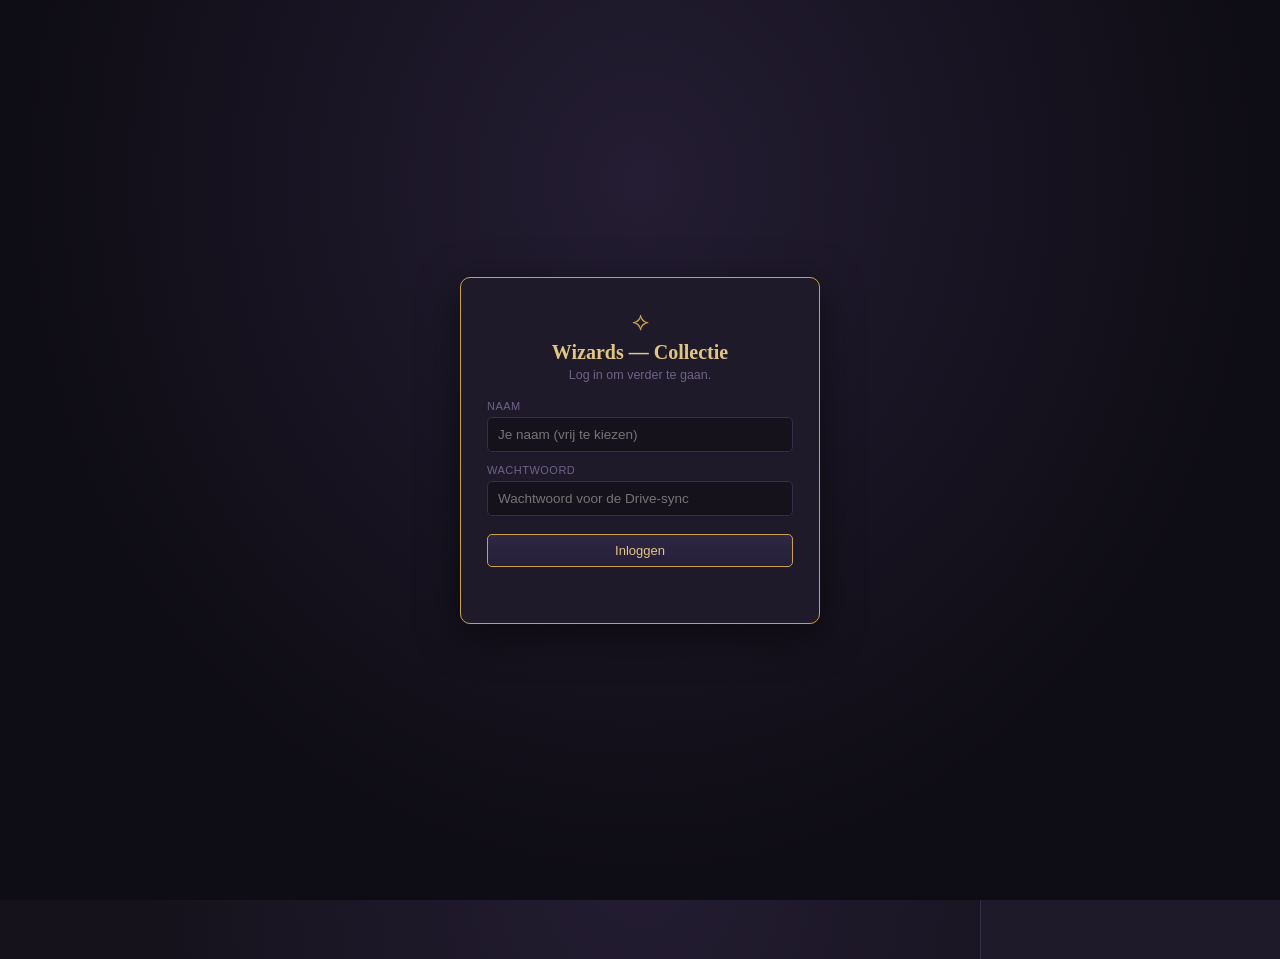
<file: collectie.html>
<!DOCTYPE html>
<html lang="nl">
<head>
<meta charset="UTF-8">
<meta name="viewport" content="width=device-width, initial-scale=1.0">
<title>Wizards — Collectie</title>
<link rel="stylesheet" href="shared/login-overlay.css">
<link rel="stylesheet" href="shared/card-render.css">
<link rel="stylesheet" href="shared/hat-avatar.css">
<link rel="stylesheet" href="shared/theme.css">
<style>
  #collection-controls{
    display:flex; gap:10px; flex-wrap:wrap; align-items:center;
    padding:16px 24px; border-bottom:1px solid var(--border); background: var(--panel);
  }
  #collection-controls input[type=text]{
    background: var(--bg); border:1px solid var(--border); color: var(--ink-light);
    padding:8px 10px; border-radius:5px; font-size:13px; width:200px;
  }
  #collection-controls select{
    background: var(--bg); border:1px solid var(--border); color: var(--ink-light);
    padding:8px 10px; border-radius:5px; font-size:13px;
  }
  #collection-controls label{ font-size:11px; color: var(--ink-dim); text-transform:uppercase; letter-spacing:0.5px; margin-right:4px; }
  #collection-count{ margin-left:auto; font-size:12px; color: var(--ink-dim); }

  #collection-stats{
    display:flex; flex-wrap:wrap; gap:8px; align-items:center;
    padding:10px 24px; border-bottom:1px solid var(--border-soft); background: var(--panel-2);
  }
  #collection-stats .stat-pill{
    display:flex; align-items:center; gap:6px; background: var(--panel);
    border:1px solid var(--border); border-radius:14px; padding:4px 11px; font-size:12px;
  }
  #collection-stats .stat-pill .swatch{ width:8px; height:8px; border-radius:50%; flex-shrink:0; }
  #collection-stats .stat-pill b{ color: var(--ink-light); font-family: var(--font-mono); }
  #collection-stats .stat-pill.total{ border-color: var(--gold); color: var(--gold-soft); }
  #collection-stats .stat-sep{ width:1px; height:16px; background: var(--border); margin:0 2px; }

  #collection-grid{
    display:flex; flex-wrap:wrap; gap:20px;
    padding:24px; align-content:flex-start;
  }
  #collection-empty{
    padding:60px 24px; text-align:center; color: var(--ink-dim); font-size:14px;
  }

  /* ---------- Drive sync bar ---------- */
  #drive-bar{ display:flex; align-items:center; gap:10px; flex-wrap:wrap; padding:9px 24px; border-bottom:1px solid var(--border); background:#191423; }

  /* ---------- Knoppen (gedeeld basispatroon, elke module definieert dit zelf) ---------- */
  .btn.danger:hover{ border-color:#a1364a; color:#e79aaa; }
  .btn.btn-subtle{ font-size:11px; padding:5px 8px; color: var(--ink-dim); opacity:0.75; }
  .btn.btn-subtle:hover{ opacity:1; }
  .btn.btn-subtle.danger{ color:#e79aaa; }
  .btn:disabled{ opacity:0.35; cursor:default; pointer-events:none; }
  .btn.file-btn{ position:relative; overflow:hidden; display:inline-block; }
  .btn.file-btn input[type=file]{
    position:absolute; inset:0; opacity:0; cursor:pointer; font-size:200px;
  }

  /* ---------- Layout: collectie-grid naast het deck-paneel ---------- */
  #collection-layout{ display:flex; align-items:flex-start; min-height:0; }
  #collection-main{ flex:1; min-width:0; }

  .card-thumb-edit-btn{
    position:absolute; top:8px; right:8px; z-index:2;
    width:26px; height:26px; border-radius:50%;
    background: rgba(21,18,28,0.85); border:1px solid var(--gold);
    color: var(--gold-soft); font-size:12px;
    display:flex; align-items:center; justify-content:center;
    opacity:0; transition: opacity .12s; cursor:pointer;
  }
  .card-thumb:hover .card-thumb-edit-btn{ opacity:1; }
  .card-thumb-edit-btn:hover{ background: rgba(21,18,28,1); }
  .card-thumb-add-flash{
    position:absolute; inset:0; z-index:1; border-radius:10px;
    background: rgba(201, 162, 75, 0.35);
    opacity:0; pointer-events:none; transition: opacity .25s;
  }
  .card-thumb.just-added .card-thumb-add-flash{ opacity:1; transition:none; }

  /* ---------- Deckpaneel (naast Collectie) ---------- */
  .stats-bar{
    display:flex; flex-wrap:wrap; gap:8px; align-items:center;
    border:1px solid var(--border-soft); border-radius:8px; margin-bottom:12px; padding:8px 14px;
  }
  .stats-bar .stat-pill{
    display:flex; align-items:center; gap:6px; background: var(--panel);
    border:1px solid var(--border); border-radius:14px; padding:4px 11px; font-size:12px;
  }
  .stats-bar .stat-pill .swatch{ width:8px; height:8px; border-radius:50%; flex-shrink:0; }
  .stats-bar .stat-pill b{ color: var(--ink-light); font-family: var(--font-mono); }
  .stats-bar .stat-pill.total{ border-color: var(--gold); color: var(--gold-soft); }
  .stats-bar .stat-sep{ width:1px; height:16px; background: var(--border); margin:0 2px; }

  #deck-panel{
    width:300px; flex-shrink:0;
    border-left:1px solid var(--border);
    background: var(--panel);
    min-height: calc(100vh - 73px);
    padding:16px;
  }
  .deck-panel-head{ margin-bottom:12px; }
  .deck-panel-title{
    font-family: var(--font-display); font-size:15px; color: var(--gold-soft);
    margin-bottom:10px;
  }
  .deck-panel-select-row{ display:flex; gap:8px; margin-bottom:8px; }
  #deck-select{
    flex:1; min-width:0; background: var(--bg); border:1px solid var(--border); color: var(--ink-light);
    padding:8px 10px; border-radius:5px; font-size:13px;
  }
  #deck-panel-name{
    width:100%; background: var(--bg); border:1px solid var(--border); color: var(--ink-light);
    padding:8px 10px; border-radius:5px; font-size:13.5px; font-family: var(--font-display);
    margin-bottom:8px;
  }
  .deck-panel-toolbar{ display:flex; flex-wrap:wrap; gap:6px; }
  #deck-panel-stats{ padding:8px 10px; margin:0 0 10px; }
  #deck-panel-stats .stat-pill{ font-size:11px; padding:3px 8px; }
  .deck-panel-hint{ font-size:11px; color: var(--ink-dim); line-height:1.4; margin-bottom:10px; }
  #deck-panel-empty{ font-size:12.5px; color: var(--ink-dim); padding:10px 0; }

  .deck-edit-swatch{ width:9px; height:9px; border-radius:50%; display:inline-block; margin-right:7px; }

  #deck-panel-list{ display:flex; flex-wrap:wrap; gap:6px; }
  .in-deck-empty{ font-size:12px; color: var(--ink-dim); font-style:italic; }
  .in-deck-chip{
    display:inline-flex; align-items:center; gap:6px;
    background: var(--panel-2); border:1px solid var(--gold); color: var(--gold-soft);
    border-radius:12px; padding:3px 6px 3px 11px; font-size:12px;
  }
  .in-deck-chip-name{ color: var(--ink-light); }
  .in-deck-chip-qty{ font-family: var(--font-mono); color: var(--gold-soft); }
  .in-deck-chip-minus{
    background:none; border:none; color: var(--ink-dim); cursor:pointer;
    font-size:14px; line-height:1; padding:0 2px;
  }
  .in-deck-chip-minus:hover{ color: var(--gold-soft); }

  /* ---------- Toast (bv. "toegevoegd aan deck") ---------- */
  #deck-toast{
    position:fixed; left:50%; bottom:26px; transform: translateX(-50%) translateY(10px);
    background: var(--panel); border:1px solid var(--gold); color: var(--gold-soft);
    padding:10px 18px; border-radius:20px; font-size:13px;
    box-shadow: 0 8px 22px rgba(0,0,0,0.5);
    opacity:0; pointer-events:none; transition: opacity .18s, transform .18s;
    z-index:7000; white-space:nowrap;
  }
  #deck-toast.show{ opacity:1; transform: translateX(-50%) translateY(0); }

  @media (max-width: 760px){
    #collection-controls, #collection-stats{ padding-left:16px; padding-right:16px; }
    #collection-controls{ padding-top:14px; padding-bottom:14px; }
    #collection-controls input[type=text]{ width:100%; }
    #collection-count{ margin-left:0; width:100%; }
    #collection-grid{ padding:16px; gap:14px; justify-content:center; }

    #collection-layout{ flex-direction:column; }
    #deck-panel{ width:100%; min-height:0; border-left:none; border-top:1px solid var(--border); }
  }
</style>
</head>
<body>

<div id="login-overlay">
  <div class="login-card">
    <div class="login-sigil">⟡</div>
    <h2>Wizards — Collectie</h2>
    <p class="login-sub">Log in om verder te gaan.</p>

    <div id="login-form-fields">
      <label for="login-username">Naam</label>
      <input type="text" id="login-username" placeholder="Je naam (vrij te kiezen)" autocomplete="off">
      <label for="login-password">Wachtwoord</label>
      <input type="password" id="login-password" placeholder="Wachtwoord voor de Drive-sync" autocomplete="off">
      <button class="btn primary" id="btn-login">Inloggen</button>
    </div>

    <div id="login-status"></div>

    <div id="login-lastedit" style="display:none;">
      <p id="login-lastedit-text"></p>
      <button class="btn primary" id="btn-login-continue">Verdergaan</button>
    </div>
  </div>
</div>

<div id="app">
  <div id="drive-bar">
    <span id="drive-user-label"></span>
    <span id="drive-status"></span>
  </div>

  <div id="view-collection">
    <div id="collection-controls">
      <input type="text" id="col-search" placeholder="Zoek op naam, type, theme, location, tekst, tags, subtypes, rarity, ontwerper…">
      <div>
        <label for="col-filter-type">Type</label>
        <select id="col-filter-type"><option value="">Alle</option></select>
      </div>
      <div>
        <label for="col-filter-theme">Theme</label>
        <select id="col-filter-theme"><option value="">Alle</option></select>
      </div>
      <div>
        <label for="col-filter-location">Location</label>
        <select id="col-filter-location"><option value="">Alle</option></select>
      </div>
      <div>
        <label for="col-filter-tag">Tag</label>
        <select id="col-filter-tag"><option value="">Alle</option></select>
      </div>
      <div>
        <label for="col-filter-phase">Fase</label>
        <select id="col-filter-phase"><option value="">Alle</option></select>
      </div>
      <div>
        <label for="col-filter-status">Status</label>
        <select id="col-filter-status"><option value="">Alle</option></select>
      </div>
      <div>
        <label for="col-filter-draftlegal">Draft legal</label>
        <select id="col-filter-draftlegal">
          <option value="">Alle</option>
          <option value="yes">Ja</option>
          <option value="no">Nee</option>
        </select>
      </div>
      <div>
        <label for="col-filter-createdBy">Ontworpen door</label>
        <select id="col-filter-createdBy"><option value="">Alle</option></select>
      </div>
      <div>
        <label for="col-sort">Sorteer</label>
        <select id="col-sort">
          <option value="name-asc">Naam (A–Z)</option>
          <option value="name-desc">Naam (Z–A)</option>
          <option value="type">Type</option>
          <option value="theme">Theme</option>
          <option value="location">Location</option>
          <option value="phase">Fase</option>
          <option value="status">Status</option>
          <option value="createdBy">Ontworpen door</option>
          <option value="lastUpdated-desc">Laatst gewijzigd (nieuw eerst)</option>
          <option value="firstCreated-desc">Aangemaakt (nieuw eerst)</option>
          <option value="actionCost">Action-kost</option>
          <option value="spiteCost">Spite-kost</option>
          <option value="body">Body</option>
          <option value="mind">Mind</option>
          <option value="soul">Soul</option>
        </select>
      </div>
      <span id="collection-count"></span>
    </div>
    <div id="collection-layout">
      <div id="collection-main">
        <div id="collection-stats"></div>
        <div id="collection-grid"></div>
        <div id="collection-empty" style="display:none;">Nog geen kaarten in de collectie. Maak er een aan via het tabblad "Kaartbuilder".</div>
      </div>

      <aside id="deck-panel">
        <div class="deck-panel-head">
          <div class="deck-panel-title">Deck bouwen</div>
          <div class="deck-panel-select-row">
            <select id="deck-select"></select>
          </div>
          <input type="text" id="deck-panel-name" placeholder="Docknaam" style="display:none;">
          <div class="deck-panel-toolbar">
            <button class="btn btn-subtle" id="btn-new-deck" title="Nieuw deck">+ Nieuw</button>
            <button class="btn btn-subtle" id="btn-duplicate-deck" title="Dupliceer dit deck">⧉ Dupliceer</button>
            <button class="btn btn-subtle danger" id="btn-delete-deck" title="Verwijder dit deck">🗑 Verwijder</button>
            <button class="btn btn-subtle" id="btn-export-deck" title="Exporteer als JSON">⬇ Export</button>
            <button class="btn btn-subtle file-btn" id="btn-import-deck-wrap" title="Importeer deck JSON">⬆ Import
              <input type="file" id="deck-import-file" accept="application/json,.json">
            </button>
          </div>
        </div>
        <div id="deck-panel-stats" class="stats-bar"></div>
        <div class="deck-panel-hint">Klik op een kaart hiernaast om ze aan dit deck toe te voegen.</div>
        <div id="deck-panel-list"></div>
        <div id="deck-panel-empty" style="display:none;">Nog geen decks. Klik op “+ Nieuw” om te beginnen.</div>
      </aside>
    </div>
  </div>
</div>

<div id="deck-toast"></div>

<script src="shared/card-data.js"></script>
<script src="shared/card-render.js"></script>
<script src="shared/card-filters.js"></script>
<script src="shared/hat-avatar.js"></script>
<script src="shared/drive-auth.js"></script>
<script>
(function(){
  "use strict";

  let collection = [];

  function findCard(id){ return collection.find(c => c.id === id) || null; }

  function renderCollectionStats(){
    const wrap = document.getElementById("collection-stats");
    if (collection.length === 0){ wrap.innerHTML = ""; return; }

    const { total, typeCounts, avgCost, avgSpite } = computeCardStats(collection.map(card => ({ card })));
    wrap.innerHTML = buildStatPillsHtml(total, typeCounts, avgCost, avgSpite);
  }

  function renderCollectionView(){
    populateFilterSelects("col", collection);
    renderCollectionStats();

    const grid = document.getElementById("collection-grid");
    const emptyMsg = document.getElementById("collection-empty");
    const countLabel = document.getElementById("collection-count");

    const f = readFilterValues("col");
    let filtered = collection.filter(c => matchesFilters(c, f));
    filtered = sortCards(filtered, f.sortKey);

    grid.innerHTML = "";
    emptyMsg.style.display = collection.length === 0 ? "block" : "none";
    countLabel.textContent = collection.length === 0 ? "" :
      `${filtered.length} van ${collection.length} kaart${collection.length === 1 ? "" : "en"} getoond`;

    filtered.forEach(card => {
      const thumb = document.createElement("div");
      thumb.className = "card-thumb";
      thumb.title = "Klik om toe te voegen aan het actieve deck\n" +
        (card.status ? "Status: " + card.status + "\n" : "") +
        (card.lastUpdated ? "Laatst gewijzigd: " + new Date(card.lastUpdated).toLocaleString("nl-BE") + (card.lastUpdatedBy ? " door " + card.lastUpdatedBy : "") : "");
      thumb.innerHTML = buildCardFrameHtml(card) + '<div class="card-thumb-add-flash"></div>';

      const editBtn = document.createElement("button");
      editBtn.type = "button";
      editBtn.className = "card-thumb-edit-btn";
      editBtn.title = "Bewerk in Kaartbuilder";
      editBtn.textContent = "\u270e";
      editBtn.addEventListener("click", (ev) => {
        ev.stopPropagation();
        // Andere iframe, dus via de shell (postMessage) — geen effect als
        // deze pagina standalone (niet ingebed) geopend is.
        window.parent.postMessage({ type: "wizards:edit-card", cardId: card.id }, "*");
      });
      thumb.appendChild(editBtn);

      thumb.addEventListener("click", () => addCardToActiveDeck(card.id, thumb));
      grid.appendChild(thumb);
    });
  }

  // ---------- Decks ----------
  // Decks worden rechtstreeks vanuit deze Collectie-tab gebouwd: het
  // deck-paneel toont het actieve deck, en een klik op een kaart in het
  // grid voegt hem toe (zie addCardToActiveDeck). Beheer (nieuw/dupliceer/
  // verwijder/import/export) gebeurt via de knoppenrij bovenaan het paneel.
  // Decks leven enkel lokaal in deze browser (localStorage), niet via Drive.
  const DECKS_STORAGE_KEY = "wizards_decks_v1";
  const ACTIVE_DECK_KEY = "wizards_active_deck_v1";
  let decks = [];
  let activeDeckId = null;

  function loadDecks(){
    try {
      const saved = localStorage.getItem(DECKS_STORAGE_KEY);
      if (saved) decks = JSON.parse(saved);
    } catch (e) { decks = []; }
    if (!Array.isArray(decks)) decks = [];
    try { activeDeckId = localStorage.getItem(ACTIVE_DECK_KEY) || null; } catch (e) { activeDeckId = null; }
    if (!findDeck(activeDeckId)) activeDeckId = decks[0] ? decks[0].id : null;
  }

  function saveDecks(){
    try { localStorage.setItem(DECKS_STORAGE_KEY, JSON.stringify(decks)); } catch (e) { /* ignore */ }
  }

  function saveActiveDeckId(){
    try { localStorage.setItem(ACTIVE_DECK_KEY, activeDeckId || ""); } catch (e) { /* ignore */ }
  }

  function deckCardCount(deck){
    return Object.values(deck.qty || {}).reduce((a, b) => a + (b || 0), 0);
  }

  function findDeck(id){
    return decks.find(d => d.id === id) || null;
  }

  function showDeckToast(msg){
    const el = document.getElementById("deck-toast");
    el.textContent = msg;
    el.classList.add("show");
    clearTimeout(showDeckToast._t);
    showDeckToast._t = setTimeout(() => el.classList.remove("show"), 1400);
  }

  // Klik op een kaart in de Collectie: voegt 1 exemplaar toe aan het
  // actieve deck. Is er nog geen deck, dan wordt er automatisch één
  // aangemaakt zodat de eerste klik altijd meteen werkt.
  function addCardToActiveDeck(cardId, thumbEl){
    if (!activeDeckId || !findDeck(activeDeckId)){
      const deck = { id: uid(), name: "Nieuw deck", qty: {} };
      decks.push(deck);
      activeDeckId = deck.id;
      saveActiveDeckId();
    }
    const deck = findDeck(activeDeckId);
    deck.qty[cardId] = (deck.qty[cardId] || 0) + 1;
    saveDecks();
    renderDeckPanel();

    const card = findCard(cardId);
    showDeckToast(`+1 ${card ? (card.name || "kaart") : "kaart"} → ${deck.name || "deck"}`);
    if (thumbEl){
      thumbEl.classList.add("just-added");
      requestAnimationFrame(() => thumbEl.classList.remove("just-added"));
    }
  }

  function newDeck(){
    const deck = { id: uid(), name: "Nieuw deck", qty: {} };
    decks.push(deck);
    activeDeckId = deck.id;
    saveDecks();
    saveActiveDeckId();
    renderDeckPanel();
    const nameInput = document.getElementById("deck-panel-name");
    nameInput.focus();
    nameInput.select();
  }

  function duplicateDeck(id){
    const deck = findDeck(id);
    if (!deck) return;
    const copy = { id: uid(), name: deck.name + " (kopie)", qty: Object.assign({}, deck.qty) };
    decks.push(copy);
    activeDeckId = copy.id;
    saveDecks();
    saveActiveDeckId();
    renderDeckPanel();
  }

  function deleteDeck(id){
    const deck = findDeck(id);
    if (!deck) return;
    if (!confirm(`Deck "${deck.name}" verwijderen?`)) return;
    decks = decks.filter(d => d.id !== id);
    activeDeckId = decks[0] ? decks[0].id : null;
    saveDecks();
    saveActiveDeckId();
    renderDeckPanel();
  }

  function exportDeck(deck){
    const payload = buildDeckExportPayload(deck, collection);
    downloadJson(payload, deck.name || "deck");
  }

  function importDeckFromFile(file){
    const reader = new FileReader();
    reader.onload = (ev) => {
      let data;
      try { data = JSON.parse(ev.target.result); }
      catch (e) { alert("Kon dit bestand niet lezen. Is het een geldig deck-JSON-bestand?"); return; }

      const { name, qty } = parseDeckImportPayload(data);
      const deck = { id: uid(), name, qty };
      decks.push(deck);
      activeDeckId = deck.id;
      saveDecks();
      saveActiveDeckId();
      renderDeckPanel();
    };
    reader.readAsText(file);
  }

  // ---------- Deckpaneel (rechts in Collectie) ----------
  function renderDeckPanel(){
    if (!findDeck(activeDeckId)) activeDeckId = decks[0] ? decks[0].id : null;

    const selectEl = document.getElementById("deck-select");
    const nameInput = document.getElementById("deck-panel-name");
    const emptyEl = document.getElementById("deck-panel-empty");
    const statsEl = document.getElementById("deck-panel-stats");
    const hintEl = document.querySelector(".deck-panel-hint");
    const toolbarButtons = document.querySelectorAll(".deck-panel-toolbar .btn:not(.file-btn)");

    if (decks.length === 0){
      selectEl.style.display = "none";
      nameInput.style.display = "none";
      hintEl.style.display = "none";
      statsEl.innerHTML = "";
      document.getElementById("deck-panel-list").innerHTML = "";
      emptyEl.style.display = "block";
      toolbarButtons.forEach(b => { if (b.id !== "btn-new-deck") b.disabled = true; });
      return;
    }

    emptyEl.style.display = "none";
    selectEl.style.display = "block";
    nameInput.style.display = "block";
    hintEl.style.display = "block";
    toolbarButtons.forEach(b => b.disabled = false);

    selectEl.innerHTML = decks.map(d =>
      `<option value="${d.id}">${escapeHtml(d.name || "(naamloos deck)")} — ${deckCardCount(d)}</option>`
    ).join("");
    selectEl.value = activeDeckId;

    const deck = findDeck(activeDeckId);
    nameInput.value = deck.name;

    renderDeckPanelStats(deck);
    renderDeckPanelList(deck);
  }

  function renderDeckPanelStats(deck){
    const wrap = document.getElementById("deck-panel-stats");
    const totalQty = deckCardCount(deck);
    if (totalQty === 0){ wrap.innerHTML = ""; return; }

    const items = Object.entries(deck.qty || {})
      .filter(([, qty]) => qty > 0)
      .map(([cardId, qty]) => ({ card: findCard(cardId), qty }))
      .filter(({ card }) => card);

    // totalQty (deckCardCount) telt ook qty-entries voor kaarten die niet
    // meer in de collectie zitten mee (bv. een ondertussen verwijderde
    // kaart) — bewust gebruikt voor de weergegeven totaalpil, net als
    // vóór deze dedup, ook al doet computeCardStats() dat zelf niet omdat
    // die enkel bestaande kaarten in `items` ziet.
    const { typeCounts, avgCost, avgSpite } = computeCardStats(items);
    wrap.innerHTML = buildStatPillsHtml(totalQty, typeCounts, avgCost, avgSpite);
  }

  function renderDeckPanelList(deck){
    const wrap = document.getElementById("deck-panel-list");
    const entries = Object.entries(deck.qty || {}).filter(([, q]) => q > 0);
    if (entries.length === 0){
      wrap.innerHTML = '<span class="in-deck-empty">Nog geen kaarten in dit deck.</span>';
      return;
    }
    const items = entries
      .map(([cardId, qty]) => ({ cardId, qty, card: findCard(cardId) }))
      .sort((a, b) => (a.card ? a.card.name || "" : "").localeCompare(b.card ? b.card.name || "" : ""));

    wrap.innerHTML = items.map(it => `
      <span class="in-deck-chip" data-id="${it.cardId}">
        <span class="in-deck-chip-name">${escapeHtml(it.card ? (it.card.name || "Naamloze kaart") : "Verwijderde kaart")}</span>
        <span class="in-deck-chip-qty">×${it.qty}</span>
        <button type="button" class="in-deck-chip-minus" title="Verminder met 1">−</button>
      </span>
    `).join("");

    wrap.querySelectorAll(".in-deck-chip").forEach(chip => {
      const cardId = chip.dataset.id;
      const card = findCard(cardId);
      if (card){
        chip.addEventListener("mouseenter", () => showCardPreview(chip, card));
        chip.addEventListener("mouseleave", hideCardPreview);
      }
    });

    wrap.querySelectorAll(".in-deck-chip-minus").forEach(btn => {
      btn.addEventListener("click", () => {
        const cardId = btn.closest(".in-deck-chip").dataset.id;
        const cur = deck.qty[cardId] || 0;
        const v = cur - 1;
        if (v <= 0) delete deck.qty[cardId]; else deck.qty[cardId] = v;
        saveDecks();
        renderDeckPanel();
      });
    });
  }

  document.getElementById("btn-new-deck").addEventListener("click", newDeck);
  document.getElementById("btn-duplicate-deck").addEventListener("click", () => {
    if (activeDeckId) duplicateDeck(activeDeckId);
  });
  document.getElementById("btn-delete-deck").addEventListener("click", () => {
    if (activeDeckId) deleteDeck(activeDeckId);
  });
  document.getElementById("deck-select").addEventListener("change", (e) => {
    activeDeckId = e.target.value;
    saveActiveDeckId();
    renderDeckPanel();
  });
  document.getElementById("deck-panel-name").addEventListener("input", () => {
    const deck = findDeck(activeDeckId);
    if (!deck) return;
    deck.name = document.getElementById("deck-panel-name").value;
    saveDecks();
    const opt = document.querySelector(`#deck-select option[value="${activeDeckId}"]`);
    if (opt) opt.textContent = `${deck.name || "(naamloos deck)"} — ${deckCardCount(deck)}`;
  });
  document.getElementById("btn-export-deck").addEventListener("click", () => {
    const deck = findDeck(activeDeckId);
    if (deck) exportDeck(deck);
  });
  document.getElementById("deck-import-file").addEventListener("change", (e) => {
    const file = e.target.files[0];
    if (file) importDeckFromFile(file);
    e.target.value = "";
  });

  ["col-search"].forEach(id => document.getElementById(id).addEventListener("input", renderCollectionView));
  ["col-filter-type","col-filter-theme","col-filter-location","col-filter-tag","col-filter-phase","col-filter-status","col-filter-draftlegal","col-filter-createdBy","col-sort"].forEach(id =>
    document.getElementById(id).addEventListener("change", renderCollectionView));

  if (window.self !== window.top){
    const bar = document.getElementById("drive-bar");
    if (bar) bar.style.display = "none";
  }

  // Live-synchronisatie: de Kaartbuilder stuurt zijn collectie door (via de
  // shell) bij elke wijziging en na elke Drive-actie, zodat nieuwe/gewijzigde
  // kaarten hier meteen verschijnen zonder herladen of opnieuw inloggen.
  window.addEventListener("message", function(e){
    if (!e.data || e.data.type !== "wizards:collection-sync" || !Array.isArray(e.data.collection)) return;
    collection = e.data.collection.map(normalizeCard);
    renderCollectionView();
    renderDeckPanel();
  });

  DriveAuth.initLoginOverlay({
    appTitle: "Wizards — Collectie",
    onSuccess: function(data, session){
      // De hoed-avatarbubbel wordt al centraal gerenderd door
      // shared/drive-auth.js (updateDriveUserLabel), vóór deze callback
      // — hier is dus niets extra's meer nodig.
      collection = Array.isArray(data.collection) ? data.collection.map(normalizeCard) : [];
      loadDecks();
      renderCollectionView();
      renderDeckPanel();
    }
  });
})();
</script>
</body>
</html>
</file>
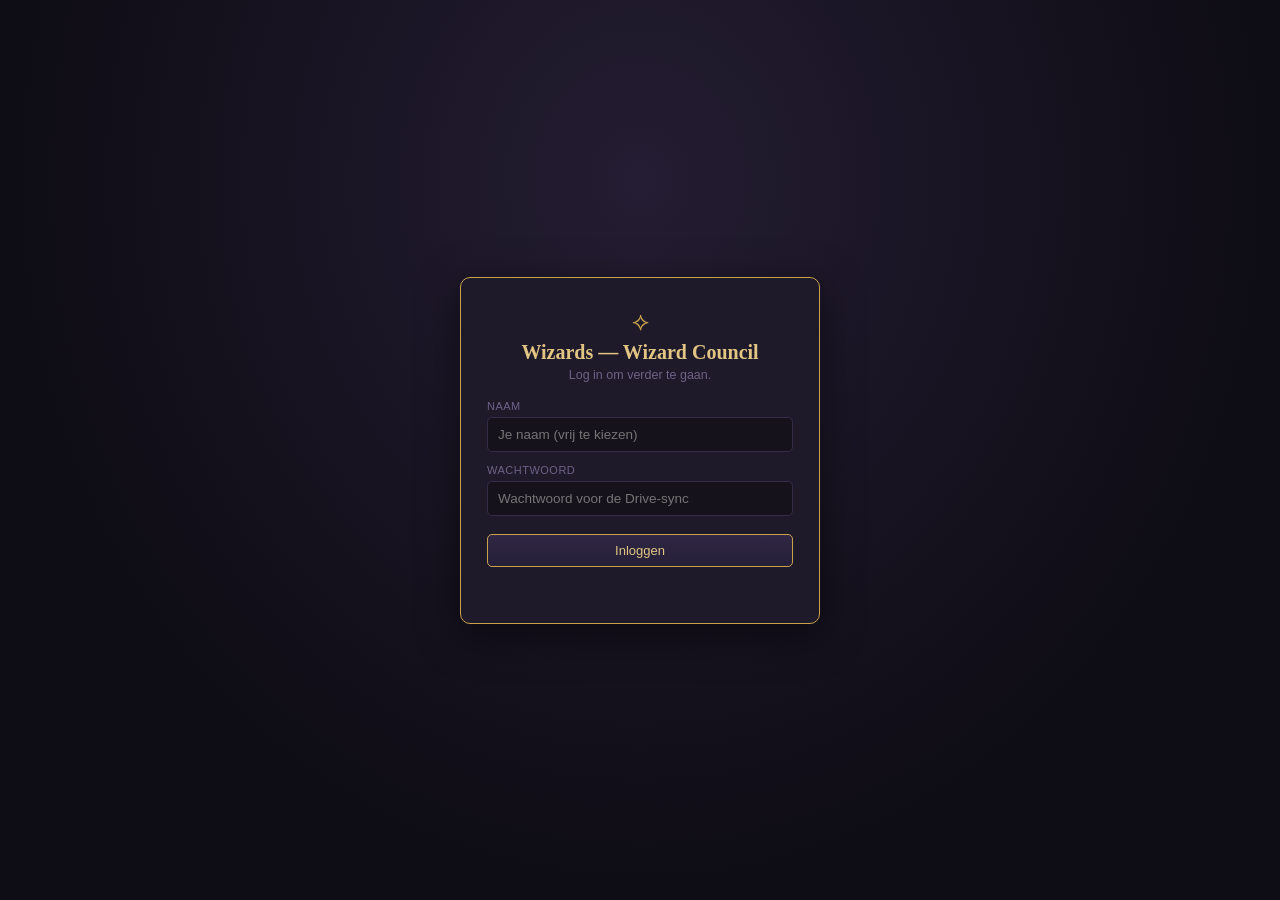
<file: council.html>
<!DOCTYPE html>
<html lang="nl">
<head>
<meta charset="UTF-8">
<meta name="viewport" content="width=device-width, initial-scale=1.0">
<title>Wizards — Wizard Council</title>
<link rel="stylesheet" href="shared/login-overlay.css">
<link rel="stylesheet" href="shared/hat-avatar.css">
<link rel="stylesheet" href="shared/theme.css">
<style>
  /* council.html is de enige module met een eigen page-layout (kolom i.p.v.
     het standaard blok-gedrag) — shared/theme.css levert margin/achtergrond/
     kleur/font/min-height, deze regel voegt enkel de flex-layout toe. */
  body{ display:flex; flex-direction:column; }

  /* ---------- Knoppen (basispatroon .btn/.btn:hover/.btn.primary zit in
     shared/theme.css — hier enkel nog de varianten die council.html apart
     nodig heeft) ---------- */
  .btn.danger:hover{ border-color:#a1364a; color:#e79aaa; }
  .btn.btn-subtle{ font-size:11.5px; padding:6px 10px; color: var(--ink-dim); opacity:0.75; }
  .btn.btn-subtle:hover{ opacity:1; }
  .btn:disabled{ opacity:0.4; cursor:not-allowed; }
  .btn:disabled:hover{ border-color: var(--border); background: var(--panel-2); }
  .btn.toggled{ border-color:#a1364a; color:#e79aaa; background:#2a1a20; }

  /* ---------- Drive sync bar ---------- */
  #drive-bar{ display:flex; align-items:center; gap:10px; flex-wrap:wrap; padding:9px 24px; border-bottom:1px solid var(--border); background:#191423; }

  /* ---------- Council: sidebar + main ---------- */
  #view-council{ flex:1; display:flex; flex-direction:row; min-height:0; }

  #cc-sidebar{
    width:230px; flex:0 0 230px; display:flex; flex-direction:column; gap:14px;
    padding:20px 16px; border-right:1px solid var(--border); background:#191423; overflow-y:auto;
  }
  #cc-sidebar-header h2{ font-family: var(--font-display); color: var(--gold-soft); font-size:16px; margin:0 0 4px; }
  #cc-lobby-status{ font-size:11.5px; color: var(--ink-dim); margin:0; }
  #cc-lobby-status.ok{ color:#8fbf8a; }
  #cc-lobby-status.err{ color:#e79aaa; }
  #cc-lobby-status.busy{ color: var(--gold-soft); }

  /* ---------- Occulte bibliotheek (link naar gedeelde Drive-map) ---------- */
  #cc-library{
    display:flex; align-items:center; gap:12px;
    padding:10px 12px; margin-bottom:2px;
    background: linear-gradient(160deg, #241d33, #1a1524);
    border:1px solid var(--border-soft); border-radius:8px;
    text-decoration:none; color:inherit; cursor:pointer;
    transition: border-color .15s, background .15s;
  }
  #cc-library:hover{ border-color: var(--gold); background:#2a2338; }
  #cc-library-icon{ flex:0 0 auto; width:38px; height:38px; }
  #cc-library-icon svg{ width:100%; height:100%; display:block; }
  #cc-library-text{ display:flex; flex-direction:column; gap:2px; min-width:0; }
  #cc-library-title{ font-family: var(--font-display); font-size:13px; color: var(--gold-soft); }
  #cc-library-sub{ font-size:10.5px; color: var(--ink-dim); line-height:1.3; }

  #cc-room-list{ display:flex; flex-direction:column; gap:10px; }
  .cc-room-card{
    padding:10px 12px; background: var(--panel-2); border:1px solid var(--border-soft); border-radius:8px;
    cursor:pointer; transition: border-color .15s, background .15s;
  }
  .cc-room-card:hover{ border-color: var(--gold); }
  .cc-room-card.active{ border-color: var(--gold); background:#2a2338; }
  .cc-room-card-top{ display:flex; justify-content:space-between; align-items:center; gap:8px; margin-bottom:4px; }
  .cc-room-name{ font-size:13px; color: var(--ink-light); font-weight:600; }
  .cc-room-count{ font-size:11px; color: var(--gold-soft); background:#241d33; border-radius:10px; padding:1px 7px; flex:0 0 auto; }
  .cc-room-occupants{ font-size:11.5px; color: var(--ink-muted); line-height:1.4; word-break:break-word; }
  .cc-room-occupants.cc-room-empty{ color: var(--ink-dim); font-style:italic; }
  .cc-room-you{ margin-top:6px; font-size:10.5px; color: var(--gold-soft); }

  #cc-advanced{ margin-top:auto; padding-top:12px; border-top:1px solid var(--border-soft); }
  #cc-advanced-panel{ display:flex; flex-direction:column; gap:6px; margin-top:8px; }
  #cc-advanced-panel label{ font-size:11px; text-transform:uppercase; letter-spacing:0.6px; color: var(--ink-dim); }
  #cc-advanced-panel input{
    background: var(--bg); border:1px solid var(--border); color: var(--ink-light);
    padding:7px 9px; border-radius:5px; font-size:12px; font-family: var(--font-mono);
  }

  #cc-main{ flex:1; min-width:0; display:flex; flex-direction:column; padding:24px; overflow-y:auto; }
  #cc-placeholder{ display:flex; flex-direction:column; gap:20px; max-width:520px; }

  /* ---------- Vergadertafel: overzicht van iedereen die online is, ook
     buiten een zaal (spec: legacy-tafel terug, geen zaal-koppeling, enkel
     hoed-sprite + naam bij hover). Statisch SVG (tafel + 8 stoelen, uit de
     legacy-council overgenomen), avatars als canvas-overlay op %-posities
     die met de vaste stoelcoordinaten overeenkomen. ---------- */
  #cc-table-wrap{
    position:relative; width:100%; max-width:480px; aspect-ratio: 1700 / 1100;
    filter: drop-shadow(0 14px 20px rgba(0,0,0,0.5));
  }
  #cc-meeting-table{ position:absolute; inset:0; width:100%; height:100%; pointer-events:none; }
  .cc-seat{
    position:absolute; transform: translate(-50%, -50%);
    width:15%; aspect-ratio:1/1; border-radius:50%;
    display:flex; align-items:center; justify-content:center;
    cursor:default;
  }
  .cc-seat.cc-seat-you{ box-shadow: 0 0 0 2px var(--gold); border-radius:50%; }
  .cc-seat-canvas{ width:100%; height:100%; border-radius:50%; }
  #cc-table-empty{
    display:none; font-size:12px; color: var(--ink-dim); font-style:italic; margin:6px 0 0;
  }

  /* ---------- Duel-uitdaging: rechtsklik-menu + inkomende-banner ---------- */
  #cc-context-menu{
    position:fixed; z-index:60; background: var(--panel); border:1px solid var(--border);
    border-radius:7px; padding:4px; box-shadow:0 10px 24px rgba(0,0,0,0.45);
  }
  .cc-context-item{
    display:block; width:100%; text-align:left; white-space:nowrap; font-size:13px;
    color: var(--ink-light); background:none; border:none; padding:8px 12px; border-radius:5px; cursor:pointer;
    font-family: var(--font-ui);
  }
  .cc-context-item:hover{ background:#2a2338; }
  #cc-challenge-banner{
    position:fixed; top:14px; left:50%; transform:translateX(-50%); z-index:70;
    display:flex; align-items:center; gap:14px; flex-wrap:wrap; max-width:90vw;
    background: linear-gradient(180deg,#2f2743,#251f38); border:1px solid var(--gold);
    border-radius:10px; padding:12px 16px; box-shadow:0 12px 28px rgba(0,0,0,0.5);
    font-size:13.5px; color: var(--gold-soft);
  }
  .cc-challenge-banner-actions{ display:flex; gap:8px; }
  #cc-challenge-status{
    position:fixed; top:14px; left:50%; transform:translateX(-50%); z-index:69;
    background: var(--panel); border:1px solid var(--border-soft); border-radius:8px;
    padding:8px 14px; font-size:12.5px; color: var(--ink-muted);
  }
  #cc-challenge-status.ok{ color:#7fbf7f; border-color:#3d5c3d; }
  #cc-challenge-status.err{ color:#e08a8a; border-color:#5c3d3d; }
  #cc-challenge-status.busy{ color: var(--gold-soft); border-color: var(--border); }

  /* ---------- Raaf-aankondiging ---------- */
  #cc-raven-widget{ position:relative; }
  #cc-raven-btn{
    position:relative; width:52px; height:52px; border-radius:50%;
    background: linear-gradient(160deg, #241d33, #1a1524); border:1px solid var(--border-soft);
    display:flex; align-items:center; justify-content:center; font-size:24px; cursor:pointer;
    transition: border-color .15s, background .15s;
  }
  #cc-raven-btn:hover{ border-color: var(--gold); background:#2a2338; }
  #cc-raven-badge{
    position:absolute; top:-3px; right:-3px; width:18px; height:18px; border-radius:50%;
    background:#a1364a; border:1.5px solid #15121c; color:#fff; font-size:10px; font-weight:bold;
    align-items:center; justify-content:center; font-family: var(--font-mono);
  }
  #cc-raven-panel{
    flex-direction:column; gap:10px; margin-top:12px; padding:14px;
    background: var(--panel-2); border:1px solid var(--border-soft); border-radius:8px; max-width:420px;
  }
  #cc-raven-panel label{ font-size:11px; text-transform:uppercase; letter-spacing:0.5px; color: var(--ink-dim); }
  #cc-raven-panel textarea{
    background: var(--bg); border:1px solid var(--border); color: var(--ink-light);
    padding:8px 10px; border-radius:5px; font-size:13px; font-family: var(--font-ui); resize:vertical;
  }
  .cc-raven-row{ display:flex; align-items:center; justify-content:space-between; gap:10px; flex-wrap:wrap; }
  .cc-raven-toggle{ display:flex; align-items:center; gap:6px; font-size:12px; text-transform:none; letter-spacing:normal; color: var(--ink-muted); cursor:pointer; }
  .cc-raven-toggle input{ width:14px; height:14px; accent-color:#a1364a; }
  .cc-raven-meta{ font-size:10.5px; color: var(--ink-dim); margin:0; font-style:italic; }

  /* ---------- Rudimentair forum ---------- */
  #cc-forum{ display:flex; flex-direction:column; gap:10px; }
  #cc-forum-header{ display:flex; align-items:center; justify-content:space-between; }
  #cc-forum-header h3{ font-family: var(--font-display); color: var(--gold-soft); font-size:15px; margin:0; }
  .cc-forum-header-actions{ display:flex; align-items:center; gap:6px; }
  .cc-sync-indicator{ font-size:10.5px; color: var(--gold-soft); font-style:italic; opacity:0; transition: opacity .15s; }
  .cc-sync-indicator.dirty{ opacity:1; }
  #cc-forum-body{ display:flex; flex-direction:column; }
  .cc-forum-empty{ color: var(--ink-dim); font-size:12.5px; font-style:italic; margin:4px 0; }
  #cc-forum-sublist{ display:flex; flex-direction:column; gap:8px; }
  .cc-forum-sub-row{
    display:flex; align-items:center; justify-content:space-between; gap:8px;
    padding:10px 12px; background: var(--panel-2); border:1px solid var(--border-soft); border-radius:7px;
  }
  .cc-forum-sub-main{ flex:1; min-width:0; display:flex; flex-direction:column; gap:2px; cursor:pointer; }
  .cc-forum-sub-name{ font-size:13px; color: var(--ink-light); font-weight:600; }
  .cc-forum-sub-meta{ font-size:10.5px; color: var(--ink-dim); }
  #cc-forum-thread{ display:flex; flex-direction:column; gap:10px; }
  .cc-forum-thread-head{ display:flex; align-items:center; gap:10px; }
  .cc-forum-thread-title{ font-family: var(--font-display); color: var(--gold-soft); font-size:14px; }
  .cc-forum-posts{ display:flex; flex-direction:column; gap:8px; max-height:340px; overflow-y:auto; }
  .cc-forum-post{ padding:9px 11px; background: var(--panel-2); border:1px solid var(--border-soft); border-radius:7px; }
  .cc-forum-post-head{ display:flex; align-items:center; gap:8px; margin-bottom:4px; }
  .cc-forum-post-author{ font-size:11.5px; color: var(--gold-soft); font-weight:600; }
  .cc-forum-post-time{ font-size:10px; color: var(--ink-dim); flex:1; }
  .cc-forum-post-text{ font-size:12.5px; color: var(--ink-light); line-height:1.5; white-space:pre-wrap; word-break:break-word; }
  .cc-forum-post-row{ display:flex; flex-direction:column; gap:6px; }
  .cc-forum-post-row textarea{
    background: var(--bg); border:1px solid var(--border); color: var(--ink-light);
    padding:8px 10px; border-radius:5px; font-size:12.5px; font-family: var(--font-ui); resize:vertical;
  }

  #cr-toolbar{
    display:flex; align-items:center; gap:12px; flex-wrap:wrap;
    padding-bottom:16px; margin-bottom:16px; border-bottom:1px solid var(--border-soft);
  }
  #cr-toolbar .spacer{ flex:1; }
  #cr-room-label{ font-family: var(--font-display); color: var(--gold-soft); font-size:15px; }
  #cr-count{ font-size:12px; color: var(--ink-dim); }

  #cr-peers{
    display:flex; flex-wrap:wrap; gap:14px; align-content:flex-start;
  }
  .cr-peer-card{
    width:150px; padding:14px 10px; display:flex; flex-direction:column; align-items:center; gap:8px;
    background: var(--panel-2); border:1px solid var(--border-soft); border-radius:10px;
    text-align:center;
  }
  .cr-peer-avatar{
    width:52px; height:52px; border-radius:50%; display:flex; align-items:center; justify-content:center;
    background: linear-gradient(160deg, #3d2c10, #221808); border:2px solid var(--gold);
    font-family: var(--font-display); font-size:20px; color: var(--gold-soft);
    position:relative;
  }
  .cr-peer-avatar.speaking{ box-shadow: 0 0 0 3px rgba(143,191,138,0.5); border-color:#8fbf8a; }
  .cr-peer-avatar .cr-mute-badge{
    position:absolute; bottom:-3px; right:-3px; width:18px; height:18px; border-radius:50%;
    background:#2a1a20; border:1px solid #a1364a; display:flex; align-items:center; justify-content:center;
    font-size:9px; color:#e79aaa;
  }
  .cr-hat-canvas{ width:100%; height:100%; border-radius:50%; display:block; }
  .cr-peer-name{ font-size:12px; color: var(--ink-light); word-break:break-word; }
  .cr-peer-status{ font-size:10px; color: var(--ink-dim); }
  .cr-peer-status.ok{ color:#8fbf8a; }
  .cr-peer-status.err{ color:#e79aaa; }
  .cr-self-card{ border-color: var(--gold); }
  .cr-self-card .cr-peer-avatar{ border-color: var(--gold-soft); }

  #cr-empty-hint{ color: var(--ink-dim); font-size:13px; font-style:italic; padding:12px 2px; }

  /* ---------- Chat binnen de zaal ---------- */
  #cr-chat-panel{
    margin-top:18px; padding-top:14px; border-top:1px solid var(--border-soft);
    display:flex; flex-direction:column; gap:8px; max-width:520px;
  }
  #cr-chat-body{
    max-height:220px; overflow-y:auto; font-size:12px; line-height:1.5; color: var(--ink-muted);
    background: rgba(0,0,0,0.15); border:1px solid var(--border-soft); border-radius:6px; padding:8px 10px;
  }
  #cr-chat-body .cr-chat-empty{ color: var(--ink-dim); font-style:italic; }
  #cr-chat-body .cr-chat-entry{ margin:0 0 4px; word-break:break-word; }
  #cr-chat-body .cr-chat-time{ color: var(--ink-dim); margin-right:5px; font-size:10.5px; }
  #cr-chat-body .cr-chat-sender{ color: var(--gold-soft); font-weight:600; }
  .cr-chat-inputrow{ display:flex; gap:6px; }
  .cr-chat-inputrow input{
    flex:1; min-width:0; font-size:12.5px; padding:7px 9px; border-radius:5px;
    background: var(--bg); border:1px solid var(--border); color: var(--ink-light);
  }

  @media (max-width: 720px){
    #view-council{ flex-direction:column; }
    #cc-sidebar{ width:auto; flex:0 0 auto; border-right:none; border-bottom:1px solid var(--border); max-height:none; }
    #cc-main{ padding:16px; }
  }
</style>
</head>
<body>

<div id="login-overlay">
  <div class="login-card">
    <div class="login-sigil">⟡</div>
    <h2>Wizards — Wizard Council</h2>
    <p class="login-sub">Log in om verder te gaan.</p>

    <div id="login-form-fields">
      <label for="login-username">Naam</label>
      <input type="text" id="login-username" placeholder="Je naam (vrij te kiezen)" autocomplete="off">
      <label for="login-password">Wachtwoord</label>
      <input type="password" id="login-password" placeholder="Wachtwoord voor de Drive-sync" autocomplete="off">
      <button class="btn primary" id="btn-login">Inloggen</button>
    </div>

    <div id="login-status"></div>

    <div id="login-lastedit" style="display:none;">
      <p id="login-lastedit-text"></p>
      <button class="btn primary" id="btn-login-continue">Verdergaan</button>
    </div>
  </div>
</div>

<div id="drive-bar">
  <span id="drive-user-label"></span>
  <span id="drive-status"></span>
</div>

<div id="cc-challenge-banner" style="display:none;">
  <span id="cc-challenge-banner-text"></span>
  <div class="cc-challenge-banner-actions">
    <button type="button" class="btn primary" id="cc-challenge-accept">Aanvaarden</button>
    <button type="button" class="btn btn-subtle" id="cc-challenge-decline">Weigeren</button>
  </div>
</div>
<div id="cc-challenge-status" style="display:none;"></div>

<div id="view-council">
  <aside id="cc-sidebar">
    <div id="cc-sidebar-header">
      <h2>🎙️ Wizard Council</h2>
      <p id="cc-lobby-status" class="cc-status">Verbinden met de server…</p>
    </div>

    <a id="cc-library" href="https://drive.google.com/drive/folders/14FnbhHbL9L1AjpOSwn9rqIxyLI7ESlGQ?usp=sharing" target="_blank" rel="noopener noreferrer" title="Open de bibliotheek — gedeelde Drive-map">
      <div id="cc-library-icon">
        <svg viewBox="0 0 44 44" xmlns="http://www.w3.org/2000/svg">
          <!-- gestapelde grimoires -->
          <rect x="7" y="30" width="30" height="6" rx="1" fill="#3d2c10" stroke="#c9a24b" stroke-width="1"/>
          <rect x="9" y="24" width="26" height="6" rx="1" fill="#2a2338" stroke="#8f7fae" stroke-width="1"/>
          <rect x="8" y="18" width="28" height="6" rx="1" fill="#442038" stroke="#c9a24b" stroke-width="1"/>
          <line x1="12" y1="33" x2="32" y2="33" stroke="#c9a24b" stroke-width="0.6" opacity="0.6"/>
          <line x1="13" y1="27" x2="31" y2="27" stroke="#e2c583" stroke-width="0.6" opacity="0.6"/>
          <line x1="12" y1="21" x2="32" y2="21" stroke="#c9a24b" stroke-width="0.6" opacity="0.6"/>
          <!-- occult oog-sigil op bovenste boek -->
          <g transform="translate(22,13)">
            <circle r="7.5" fill="#191423" stroke="#c9a24b" stroke-width="1"/>
            <path d="M -4.5 0 Q 0 -3.6 4.5 0 Q 0 3.6 -4.5 0 Z" fill="none" stroke="#e2c583" stroke-width="0.9"/>
            <circle r="1.6" fill="#e2c583"/>
          </g>
        </svg>
      </div>
      <div id="cc-library-text">
        <span id="cc-library-title">Bibliotheek</span>
        <span id="cc-library-sub">gedeelde grimoires — opent in Drive</span>
      </div>
    </a>

    <div id="cc-room-list"><!-- 5 hardcoded zalen, ingevuld door JS --></div>

    <div id="cc-advanced">
      <button type="button" class="btn btn-subtle" id="cc-btn-advanced-toggle">Server-adres wijzigen</button>
      <div id="cc-advanced-panel" style="display:none;">
        <label for="cc-server-url">Server-adres (ws:// of wss://)</label>
        <input type="text" id="cc-server-url" placeholder="wss://wizards-arena.onrender.com">
        <button type="button" class="btn btn-subtle" id="cc-btn-server-apply">Toepassen &amp; herverbinden</button>
      </div>
    </div>
  </aside>

  <div id="cc-main">
    <div id="cc-placeholder">
      <div id="cc-table-section">
        <h3>Wie is er online?</h3>
        <div id="cc-table-wrap">
          <svg id="cc-meeting-table" viewBox="0 0 1700 1100" xmlns="http://www.w3.org/2000/svg">
            <defs>
              <radialGradient id="cc-tableWood" cx="35%" cy="30%" r="75%">
                <stop offset="0%" stop-color="#8a5a34"/>
                <stop offset="55%" stop-color="#6b4423"/>
                <stop offset="100%" stop-color="#482c17"/>
              </radialGradient>
              <linearGradient id="cc-chairWood" x1="0" y1="0" x2="1" y2="1">
                <stop offset="0%" stop-color="#5c3a20"/>
                <stop offset="100%" stop-color="#3a2411"/>
              </linearGradient>
              <g id="cc-chairShape">
                <rect x="-32" y="-26" width="46" height="52" rx="10" fill="url(#cc-chairWood)" stroke="#20130a" stroke-width="2"/>
                <rect x="10" y="-30" width="15" height="60" rx="6" fill="#4a2e17" stroke="#20130a" stroke-width="2"/>
                <rect x="-25" y="-19" width="28" height="38" rx="7" fill="#7a5330" opacity="0.55"/>
              </g>
            </defs>
            <ellipse cx="850" cy="550" rx="278" ry="182" fill="#000" opacity="0.28"/>
            <use href="#cc-chairShape" transform="translate(1228,550) rotate(0)"/>
            <use href="#cc-chairShape" transform="translate(1117.3,750.1) rotate(45)"/>
            <use href="#cc-chairShape" transform="translate(850,833) rotate(90)"/>
            <use href="#cc-chairShape" transform="translate(582.7,750.1) rotate(135)"/>
            <use href="#cc-chairShape" transform="translate(472,550) rotate(180)"/>
            <use href="#cc-chairShape" transform="translate(582.7,349.9) rotate(225)"/>
            <use href="#cc-chairShape" transform="translate(850,267) rotate(270)"/>
            <use href="#cc-chairShape" transform="translate(1117.3,349.9) rotate(315)"/>
            <ellipse cx="850" cy="550" rx="270" ry="175" fill="url(#cc-tableWood)" stroke="#2e1c0d" stroke-width="7"/>
            <ellipse cx="850" cy="550" rx="215" ry="139" fill="none" stroke="#000000" stroke-opacity="0.14" stroke-width="2"/>
            <ellipse cx="850" cy="550" rx="150" ry="97" fill="none" stroke="#000000" stroke-opacity="0.12" stroke-width="2"/>
            <ellipse cx="850" cy="550" rx="85" ry="55" fill="none" stroke="#000000" stroke-opacity="0.10" stroke-width="2"/>
          </svg>
          <div id="cc-table-seats"></div>
        </div>
        <p id="cc-table-empty">Nog niemand anders online.</p>
      </div>

      <div id="cc-raven-widget">
        <button type="button" id="cc-raven-btn" title="Aankondigingen">
          <span id="cc-raven-icon">🐦‍⬛</span>
          <span id="cc-raven-badge">1</span>
        </button>
        <div id="cc-raven-panel">
          <label for="cc-raven-text">Aankondiging (voor iedereen zichtbaar en aanpasbaar)</label>
          <textarea id="cc-raven-text" rows="4" placeholder="Bv. Nieuwe versie op de gedeelde Drive gezet — even bijwerken!"></textarea>
          <div class="cc-raven-row">
            <label class="cc-raven-toggle"><input type="checkbox" id="cc-raven-active"> Rode bolletje laten oplichten</label>
            <button type="button" class="btn btn-subtle" id="cc-raven-save">Opslaan</button>
          </div>
          <p id="cc-raven-meta" class="cc-raven-meta"></p>
        </div>
      </div>

      <div id="cc-forum">
        <div id="cc-forum-header">
          <h3>📜 Forum</h3>
          <div class="cc-forum-header-actions">
            <span id="cc-sync-indicator" class="cc-sync-indicator"></span>
            <button type="button" class="btn btn-subtle" id="cc-forum-save" title="Opslaan naar Drive (raaf + forum)">💾</button>
            <button type="button" class="btn btn-subtle" id="cc-forum-refresh" title="Laden vanaf Drive (raaf + forum + hoeden) — kaarten blijven ongemoeid">🔄</button>
            <button type="button" class="btn btn-subtle" id="cc-forum-new-sub">+ Subforum</button>
          </div>
        </div>
        <div id="cc-forum-body">
          <div id="cc-forum-sublist"></div>
          <div id="cc-forum-thread"></div>
        </div>
      </div>
    </div>

    <div id="council-room" style="display:none;">
      <div id="cr-toolbar">
        <span id="cr-room-label"></span>
        <span id="cr-count"></span>
        <div class="spacer"></div>
        <button type="button" class="btn" id="cr-btn-mute" title="Zet je eigen microfoon aan/uit">🎤 Dempen</button>
        <button type="button" class="btn" id="cr-btn-deafen" title="Zet inkomend geluid van iedereen aan/uit">🔇 Iedereen dempen</button>
        <button type="button" class="btn danger" id="cr-btn-leave">Verlaat de zaal</button>
      </div>
      <div id="cr-peers"></div>
      <div id="cr-empty-hint" style="display:none;">Nog niemand anders hier — wachten tot er iemand joint.</div>

      <div id="cr-chat-panel">
        <div id="cr-chat-body"></div>
        <div class="cr-chat-inputrow">
          <input type="text" id="cr-chat-input" placeholder="Bericht in deze zaal…" autocomplete="off">
          <button type="button" class="btn btn-subtle" id="cr-chat-send">Stuur</button>
        </div>
      </div>
    </div>
  </div>
</div>

<script src="shared/hat-avatar.js"></script>
<script src="shared/drive-auth.js"></script>
<script>
(function(){
  "use strict";

  // ==========================================================================
  // Wizards — Wizard Council (voice-chat module met 5 vaste zalen)
  //
  // Herkomst: dit bestand verving een oudere council.html met een digitaal
  // prikbord, ledenlijst en regelgeving-naslagwerk — geen van die
  // functionaliteiten werd in de praktijk gebruikt. De oude versie staat
  // bewaard in Legacy ("council (voor voice-chat herwerking) <datum>.html")
  // voor het geval er later nog iets uit gerecupereerd moet worden.
  //
  // 2026-08-16 herwerking: vrij invulbare roomcodes vervangen door 5
  // hardcoded zalen (ROOMS hieronder), zodat spelers niet meer vooraf een
  // roomcode moeten afspreken. Om te kunnen tonen wie er al in welke zaal
  // zit vóór je zelf joint, blijft de WebSocket-verbinding nu als "lobby"
  // open zodra je bent ingelogd — pas bij het effectief kiezen van een zaal
  // wordt de microfoon gevraagd en een RTCPeerConnection-mesh opgezet.
  // Zie server.js voor de bijhorende protocol-uitbreiding (name op join,
  // "leave" om een zaal te verlaten zonder de socket te sluiten, en
  // "rooms-info" voor de bezetting van alle zalen).
  //
  // Werking (mesh-WebRTC via de bestaande relay-server, zie server.js):
  //   1) Bij inloggen verbindt de client met de relay-server (lobby), zonder
  //      een zaal te joinen — dit voedt enkel de sidebar met bezetting.
  //   2) Bij het kiezen van een zaal stuurt de client "join" (met room +
  //      eigen naam). De server geeft een uniek peer-id + de lijst van reeds
  //      aanwezige peers (met naam) terug. Voor elk van die peers zet DEZE
  //      client (de nieuw binnenkomende) een RTCPeerConnection + offer op —
  //      zo initieert altijd maar één kant per paar, geen dubbele offers.
  //   3) Nieuw binnenkomende peers worden aan bestaande clients gemeld via
  //      "peer-joined" (naam + puur informatief voor de RTC-kant); die maken
  //      pas een RTCPeerConnection aan zodra de bijhorende offer binnenkomt.
  //   4) SDP/ICE worden gericht (via een "to"-veld) door de server
  //      doorgestuurd — de server begrijpt de inhoud niet, enkel de routing.
  //   5) "peer-left" ruimt de bijhorende RTCPeerConnection en het
  //      audio-element op. Zelf een zaal verlaten stuurt "leave" — de socket
  //      blijft open zodat de lobby-sidebar bezetting van andere zalen blijft
  //      tonen.
  //
  // Bewuste keuze / aandachtspunt: dit is een volledige mesh (elke deelnemer
  // heeft een rechtstreekse verbinding met elke andere deelnemer). Dat werkt
  // prima voor een kleine groep (~2-6 spelers per zaal) maar schaalt niet
  // naar veel meer — elke extra deelnemer betekent voor iedereen een extra
  // uitgaande audiostroom. Voor deze speelgroep (getest met 5 man, 5 zalen
  // voor spreiding/pseudoprivacy) is dat geen probleem; mocht een zaal sterk
  // groeien, dan is een SFU (bv. LiveKit/mediasoup) een logische volgende
  // stap, maar dat is voor nu bewust niet gebouwd.
  //
  // Tweede aandachtspunt: enkel STUN (Google's publieke server) wordt
  // gebruikt, geen TURN. Voor de meeste thuis-/mobiele netwerken volstaat
  // dat, maar bij sommige restrictieve netwerken (bv. bedrijfs-wifi met
  // symmetrische NAT) lukt directe peer-to-peer verbinding soms niet. Zie
  // je iemand permanent op "verbinden..." blijven staan, dan is een
  // (gratis) TURN-server (bv. via metered.ca of Twilio) de volgende stap.
  // ==========================================================================

  const ICE_SERVERS = [{ urls: "stun:stun.l.google.com:19302" }];

  const CC_SETTINGS_KEY = "wizards_council_voice_settings_v2";
  const CC_DEFAULT_SERVER_URL = "wss://wizards-arena.onrender.com";

  // 5 hardcoded zalen — vaste roomcodes, geen afspraak vooraf nodig. Vijf
  // stuks voor spreiding van de peers en wat pseudoprivacy (bv. als 2
  // spelers apart een match spelen).
  const ROOMS = [
    { code: "WIZARDS-COUNCIL-1", label: "Zaal 1" },
    { code: "WIZARDS-COUNCIL-2", label: "Zaal 2" },
    { code: "WIZARDS-COUNCIL-3", label: "Zaal 3" },
    { code: "WIZARDS-COUNCIL-4", label: "Zaal 4" },
    { code: "WIZARDS-COUNCIL-5", label: "Zaal 5" }
  ];

  function loadCcSettings(){
    try {
      const saved = JSON.parse(localStorage.getItem(CC_SETTINGS_KEY) || "{}");
      return { serverUrl: saved.serverUrl || CC_DEFAULT_SERVER_URL };
    } catch (e){ return { serverUrl: CC_DEFAULT_SERVER_URL }; }
  }

  function saveCcSettings(serverUrl){
    try { localStorage.setItem(CC_SETTINGS_KEY, JSON.stringify({ serverUrl })); }
    catch (e){ /* opslag onbeschikbaar — negeren */ }
  }

  function escapeHtml(str){
    return String(str == null ? "" : str).replace(/&/g,"&amp;").replace(/</g,"&lt;").replace(/>/g,"&gt;");
  }

  // Kleine lokale id-generator (cfr. peerId-stijl in server.js) — enkel
  // gebruikt voor forum-subfora/posts, die toch een unieke sleutel nodig
  // hebben zodra ze in de gedeelde Drive-JSON belanden.
  function uidLocal(){
    return "id_" + Math.random().toString(36).slice(2, 10) + Date.now().toString(36);
  }

  function nowTimeStrLocal(ts){
    const d = ts ? new Date(ts) : new Date();
    return d.getHours().toString().padStart(2, "0") + ":" + d.getMinutes().toString().padStart(2, "0");
  }

  // ---------- Sessie-state ----------
  let ccSocket = null;
  let lobbyConnected = false;
  let ccIntentionalClose = false;
  let ccReconnectTimer = null;
  let ccServerUrl = CC_DEFAULT_SERVER_URL;
  let myPeerId = null;
  let myName = "Speler";
  // Vergadertafel: volledige online-lijst van de server (presence-info),
  // ongeacht zaal. Vaste stoelposities (% van #cc-table-wrap), overeenkomstig
  // de 8 <use>-transforms in de SVG (viewBox 1700x1100).
  let presencePeers = [];
  const CC_SEAT_POSITIONS = [
    { left: 72.24, top: 50.00 },
    { left: 65.72, top: 68.19 },
    { left: 50.00, top: 75.73 },
    { left: 34.28, top: 68.19 },
    { left: 27.76, top: 50.00 },
    { left: 34.28, top: 31.81 },
    { left: 50.00, top: 24.27 },
    { left: 65.72, top: 31.81 }
  ];
  // Duel-uitdaging: op elk moment hoogstens één lopende uitdaging per
  // richting (simpel gehouden, cfr. "niet superfancy").
  let outgoingChallenge = null; // { peerId, name, timeoutId }
  let incomingChallenge = null; // { peerId, name }
  let currentRoom = null;      // roomcode waar we nu effectief in zitten, of null (enkel lobby)
  let roomsInfo = {};          // roomcode -> [{peerId, name}, ...] — bezetting van ALLE zalen
  let localStream = null;
  let micMuted = false;
  let deafened = false;

  // Chatberichten van de zaal waar ik nu in zit — puur lokaal, in-memory,
  // gevoed door de relay-server ("room-chat"/"room-chat-history"); wordt
  // geleegd bij elke nieuwe join/leave (zie ccJoinRoom/ccLeaveRoom).
  let roomChatMessages = [];

  // ---------- Raaf-aankondiging + forum: Drive-gesynchroniseerde state ----------
  // Zelfde principe als hat-avatar.js: de volledige Drive-dataset (opgehaald
  // bij login) krijgt gewoon twee extra top-level velden ("ravenNotice" en
  // "forum") die de bestaande Google Apps Script-backend niet kent maar wel
  // gewoon bewaart en teruggeeft ("onbekende velden blijven bewaard"). Geen
  // backend-wijziging nodig. driveData/drivePassword worden hier bijgehouden
  // zodat de raaf/forum-functies zelf kunnen fetchen+wegschrijven, los van
  // de voice-chat-logica hierboven.
  let driveData = null;
  let drivePassword = null;
  let forumOpenSubId = null; // welk subforum momenteel open staat, of null (lijstweergave)

  function defaultRavenNotice(){ return { text: "", active: false, updatedBy: "", updatedAt: null }; }
  function defaultForum(){ return { subforums: [] }; }

  function getRavenNotice(){
    return (driveData && driveData.ravenNotice) ? driveData.ravenNotice : defaultRavenNotice();
  }
  function getForum(){
    return (driveData && driveData.forum && Array.isArray(driveData.forum.subforums)) ? driveData.forum : defaultForum();
  }

  // ---- Gedeelde save/load-knoppen (raaf + forum + hoeden) ----
  // Vervangt de vroegere semilive forum-sync/raven-sync-broadcast over de
  // WebSocket-relay (bleek niet betrouwbaar te lopen) door een simpel,
  // expliciet paar: 💾 schrijft de huidige lokale raaf/forum-staat naar
  // Drive, 🔄 haalt de meest actuele raaf/forum/hoeden-staat van Drive op
  // en vervangt daarmee de lokale staat. Forum-schrijfacties (subforum
  // aanmaken/verwijderen, bericht plaatsen/verwijderen) passen voortaan
  // enkel nog de lokale driveData aan (zie createSubforum e.a. hieronder) —
  // pas een klik op 💾 zet dat effectief op Drive.
  let councilDirty = false;

  function markCouncilDirty(){
    councilDirty = true;
    const el = document.getElementById("cc-sync-indicator");
    if (el){ el.textContent = "● niet-opgeslagen wijzigingen"; el.classList.add("dirty"); }
  }
  function markCouncilClean(){
    councilDirty = false;
    const el = document.getElementById("cc-sync-indicator");
    if (el){ el.textContent = ""; el.classList.remove("dirty"); }
  }

  function currentRavenFromForm(){
    const textEl = document.getElementById("cc-raven-text");
    const activeEl = document.getElementById("cc-raven-active");
    const existing = getRavenNotice();
    return {
      text: textEl ? textEl.value : existing.text,
      active: activeEl ? activeEl.checked : existing.active,
      updatedBy: myName,
      updatedAt: Date.now()
    };
  }

  // 💾 Opslaan: doet eerst een "stille" ververs-fetch (dezelfde fetch-merge-
  // write als voorheen), zodat we nooit blind over een collectie-/hoeden-
  // wijziging van een ander heen schrijven — enkel ravenNotice en forum
  // worden overschreven met de lokale staat, al de rest komt gewoon uit de
  // verse fetch mee.
  async function saveCouncilData(){
    if (!drivePassword){ alert("Niet ingelogd."); return; }
    const btns = [document.getElementById("cc-forum-save"), document.getElementById("cc-raven-save")].filter(Boolean);
    const origTexts = btns.map(b => b.textContent);
    btns.forEach(b => { b.disabled = true; b.textContent = "Opslaan…"; });
    const ravenNotice = currentRavenFromForm();
    const forum = getForum();
    try {
      const fresh = await DriveAuth.fetchFullSync(drivePassword);
      const merged = Object.assign({}, fresh, { ravenNotice, forum });
      const res = await fetch(DriveAuth.driveUrl(drivePassword), {
        method: "POST",
        headers: { "Content-Type": "text/plain;charset=utf-8" },
        body: JSON.stringify(merged)
      });
      const data = await res.json().catch(() => ({}));
      if (!res.ok || data.error) throw new Error((data && data.error) || "Wegschrijven mislukt");
      driveData = merged;
      markCouncilClean();
      renderRavenWidget();
      renderForumSublist();
    } catch (e){
      alert("Kon niet opslaan: " + (e && e.message ? e.message : e));
    }
    btns.forEach((b, i) => { b.disabled = false; b.textContent = origTexts[i]; });
  }

  // 🔄 Laden: haalt ravenNotice/forum/hats vers op en vervangt daarmee enkel
  // die drie stukken lokale state — de lokaal geladen collectie (kaarten)
  // wordt hier zelfs niet bijgehaald, laat staan overschreven. Bij nog
  // niet-opgeslagen lokale wijzigingen eerst bevestigen, want dit gooit die weg.
  async function loadCouncilData(){
    if (!drivePassword){ alert("Niet ingelogd."); return; }
    if (councilDirty && !confirm("Je hebt nog niet-opgeslagen wijzigingen in de raaf/het forum. Toch laden en deze verliezen?")) return;
    const btn = document.getElementById("cc-forum-refresh");
    if (btn) btn.disabled = true;
    try {
      const fresh = await DriveAuth.fetchFullSync(drivePassword);
      driveData = Object.assign({}, driveData || {}, {
        ravenNotice: fresh.ravenNotice,
        forum: fresh.forum,
        hats: fresh.hats
      });
      if (window.HatAvatar && fresh.hats) HatAvatar.setHats(fresh.hats);
      markCouncilClean();
      renderRavenWidget(true);
      renderForumSublist();
      renderPeers();
      renderMeetingTable();
    } catch (e){
      alert("Kon niet laden: " + (e && e.message ? e.message : e));
    }
    if (btn) btn.disabled = false;
  }

  // ---- Raaf-aankondiging: rendering + opslaan ----
  let ravenPanelOpen = false;

  function renderRavenWidget(force){
    const notice = getRavenNotice();
    const badge = document.getElementById("cc-raven-badge");
    if (badge) badge.style.display = notice.active ? "flex" : "none";
    const textEl = document.getElementById("cc-raven-text");
    const activeEl = document.getElementById("cc-raven-active");
    const metaEl = document.getElementById("cc-raven-meta");
    // Niet overschrijven terwijl iemand net aan het typen is in het veld —
    // behalve bij een expliciete 🔄 Laden-klik (force), die mag wel degelijk
    // de invoer vervangen door de verse Drive-stand.
    if (textEl && (force || document.activeElement !== textEl)) textEl.value = notice.text || "";
    if (activeEl) activeEl.checked = !!notice.active;
    if (metaEl){
      metaEl.textContent = notice.updatedBy
        ? `Laatst aangepast door ${notice.updatedBy}` + (notice.updatedAt ? ` op ${new Date(notice.updatedAt).toLocaleString("nl-BE")}.` : ".")
        : "Nog geen aankondiging geplaatst.";
    }
  }

  // ---- Forum: rendering ----
  function renderForumSublist(){
    const forum = getForum();
    const listWrap = document.getElementById("cc-forum-sublist");
    const threadWrap = document.getElementById("cc-forum-thread");
    if (!listWrap || !threadWrap) return;

    if (forumOpenSubId){
      listWrap.style.display = "none";
      threadWrap.style.display = "flex";
      renderForumThread();
      return;
    }
    listWrap.style.display = "flex";
    listWrap.style.flexDirection = "column";
    threadWrap.style.display = "none";
    listWrap.innerHTML = "";

    if (forum.subforums.length === 0){
      listWrap.innerHTML = `<p class="cc-forum-empty">Nog geen subfora — maak er hierboven één aan.</p>`;
      return;
    }
    forum.subforums.forEach(sf => {
      const row = document.createElement("div");
      row.className = "cc-forum-sub-row";
      row.innerHTML = `
        <div class="cc-forum-sub-main">
          <span class="cc-forum-sub-name">${escapeHtml(sf.name)}</span>
          <span class="cc-forum-sub-meta">${sf.posts.length} bericht${sf.posts.length === 1 ? "" : "en"} — door ${escapeHtml(sf.createdBy || "iemand")}</span>
        </div>
        <button type="button" class="btn btn-subtle cc-forum-sub-delete" title="Subforum verwijderen (en alle berichten erin)">🗑</button>
      `;
      row.querySelector(".cc-forum-sub-main").addEventListener("click", () => { forumOpenSubId = sf.id; renderForumSublist(); });
      row.querySelector(".cc-forum-sub-delete").addEventListener("click", (e) => {
        e.stopPropagation();
        if (!confirm(`Subforum "${sf.name}" en alle berichten erin verwijderen?`)) return;
        deleteSubforum(sf.id);
      });
      listWrap.appendChild(row);
    });
  }

  function renderForumThread(){
    const forum = getForum();
    const sf = forum.subforums.find(s => s.id === forumOpenSubId);
    const wrap = document.getElementById("cc-forum-thread");
    if (!wrap) return;
    if (!sf){ forumOpenSubId = null; renderForumSublist(); return; }

    wrap.innerHTML = `
      <div class="cc-forum-thread-head">
        <button type="button" class="btn btn-subtle" id="cc-forum-back">← Terug</button>
        <span class="cc-forum-thread-title">${escapeHtml(sf.name)}</span>
      </div>
      <div class="cc-forum-posts"></div>
      <div class="cc-forum-post-row">
        <textarea id="cc-forum-post-text" rows="2" placeholder="Schrijf een bericht…"></textarea>
        <button type="button" class="btn primary" id="cc-forum-post-send">Plaats</button>
      </div>
    `;
    const postsWrap = wrap.querySelector(".cc-forum-posts");
    if (sf.posts.length === 0){
      postsWrap.innerHTML = `<p class="cc-forum-empty">Nog geen berichten in dit subforum.</p>`;
    } else {
      sf.posts.forEach(p => {
        const el = document.createElement("div");
        el.className = "cc-forum-post";
        el.innerHTML = `
          <div class="cc-forum-post-head">
            <span class="cc-forum-post-author">${escapeHtml(p.author || "Speler")}</span>
            <span class="cc-forum-post-time">${escapeHtml(new Date(p.createdAt).toLocaleString("nl-BE"))}</span>
            <button type="button" class="btn btn-subtle cc-forum-post-delete" title="Verwijder bericht">✕</button>
          </div>
          <div class="cc-forum-post-text">${escapeHtml(p.text)}</div>
        `;
        el.querySelector(".cc-forum-post-delete").addEventListener("click", () => {
          if (!confirm("Dit bericht verwijderen?")) return;
          deleteForumPost(sf.id, p.id);
        });
        postsWrap.appendChild(el);
      });
    }
    wrap.querySelector("#cc-forum-back").addEventListener("click", () => { forumOpenSubId = null; renderForumSublist(); });
    wrap.querySelector("#cc-forum-post-send").addEventListener("click", () => {
      const ta = wrap.querySelector("#cc-forum-post-text");
      const val = ta.value;
      if (!val || !val.trim()) return;
      addForumPost(sf.id, val.trim());
    });
  }

  // ---- Forum: schrijfacties ----
  // Puur lokale mutaties van driveData.forum — gebeurt niet meer meteen op
  // Drive (dat gaf net het lost-update-risico bij twee zowat-gelijktijdige
  // schrijvingen, en vergde de vroegere retry/verify-omweg). Pas een klik op
  // 💾 (saveCouncilData) zet de lokale forum-staat effectief op Drive, na een
  // stille ververs-fetch zodat andere velden (collectie, hoeden, ...) niet
  // verloren gaan. Zolang je niet opslaat, zie je je eigen wijzigingen wel
  // meteen (lokaal), maar staan ze nog niet voor anderen klaar — vandaar de
  // "niet-opgeslagen wijzigingen"-indicator naast de knoppen.
  function createSubforum(name){
    const sub = { id: uidLocal(), name, createdBy: myName, createdAt: Date.now(), posts: [] };
    const forum = getForum();
    driveData = Object.assign({}, driveData || {}, { forum: { subforums: forum.subforums.concat([sub]) } });
    forumOpenSubId = sub.id;
    markCouncilDirty();
    renderForumSublist();
  }

  function deleteSubforum(id){
    const forum = getForum();
    driveData = Object.assign({}, driveData || {}, { forum: { subforums: forum.subforums.filter(s => s.id !== id) } });
    if (forumOpenSubId === id) forumOpenSubId = null;
    markCouncilDirty();
    renderForumSublist();
  }

  function addForumPost(subId, text){
    const post = { id: uidLocal(), author: myName, text, createdAt: Date.now() };
    const forum = getForum();
    driveData = Object.assign({}, driveData || {}, { forum: { subforums: forum.subforums.map(s => s.id === subId
      ? Object.assign({}, s, { posts: s.posts.concat([post]) })
      : s) } });
    markCouncilDirty();
    renderForumThread();
  }

  function deleteForumPost(subId, postId){
    const forum = getForum();
    driveData = Object.assign({}, driveData || {}, { forum: { subforums: forum.subforums.map(s => s.id === subId
      ? Object.assign({}, s, { posts: s.posts.filter(p => p.id !== postId) })
      : s) } });
    markCouncilDirty();
    renderForumThread();
  }

  // ---- Chat binnen de zaal: rendering + versturen ----
  function renderRoomChat(){
    const el = document.getElementById("cr-chat-body");
    if (!el) return;
    el.innerHTML = roomChatMessages.length
      ? roomChatMessages.map(m => `<p class="cr-chat-entry"><span class="cr-chat-time">${escapeHtml(nowTimeStrLocal(m.time))}</span><span class="cr-chat-sender">${escapeHtml(m.name || "Speler")}:</span> ${escapeHtml(m.text)}</p>`).join("")
      : `<span class="cr-chat-empty">Nog geen berichten in deze zaal.</span>`;
    requestAnimationFrame(() => { el.scrollTop = el.scrollHeight; });
  }

  function sendRoomChatMessage(text){
    if (!currentRoom) return;
    ccSend({ type: "room-chat", text: text.trim() });
  }

  // peerId -> naam, opgebouwd zodra we een naam leren kennen (via "joined"
  // of "peer-joined") — nodig omdat een RTCPeerConnection pas lazily wordt
  // aangemaakt bij het binnenkomen van een offer, maar de naam eerder gekend is.
  const knownPeerNames = new Map();

  // peerId -> { pc: RTCPeerConnection, audioEl: HTMLAudioElement, name: string,
  //             speaking: bool, connState: string }
  const peers = new Map();

  function ccSetLobbyStatus(text, cls){
    const el = document.getElementById("cc-lobby-status");
    if (!el) return;
    el.textContent = text;
    el.className = "cc-status" + (cls ? " " + cls : "");
  }

  function showRoomView(show){
    document.getElementById("cc-placeholder").style.display = show ? "none" : "flex";
    document.getElementById("council-room").style.display = show ? "flex" : "none";
  }

  // ---------- Microfoon ----------
  async function ensureLocalStream(){
    if (localStream) return localStream;
    localStream = await navigator.mediaDevices.getUserMedia({ audio: true, video: false });
    return localStream;
  }

  function applyMicMuteState(){
    if (!localStream) return;
    localStream.getAudioTracks().forEach(t => { t.enabled = !micMuted; });
    const btn = document.getElementById("cr-btn-mute");
    if (btn){
      btn.textContent = micMuted ? "🔇 Ontdempen" : "🎤 Dempen";
      btn.classList.toggle("toggled", micMuted);
    }
  }

  function applyDeafenState(){
    peers.forEach(p => { if (p.audioEl) p.audioEl.muted = deafened; });
    const btn = document.getElementById("cr-btn-deafen");
    if (btn){
      btn.textContent = deafened ? "🔈 Iedereen ontdempen" : "🔇 Iedereen dempen";
      btn.classList.toggle("toggled", deafened);
    }
  }

  // ---------- RTCPeerConnection-beheer (het "mesh") ----------
  function getOrCreatePeer(peerId){
    let p = peers.get(peerId);
    if (p) return p;

    const pc = new RTCPeerConnection({ iceServers: ICE_SERVERS });
    p = { pc, audioEl: null, name: knownPeerNames.get(peerId) || "", speaking: false, connState: "connecting" };
    peers.set(peerId, p);

    if (localStream){
      localStream.getTracks().forEach(track => pc.addTrack(track, localStream));
    }

    pc.addEventListener("icecandidate", (e) => {
      if (e.candidate) ccSend({ type: "webrtc-ice", to: peerId, candidate: e.candidate });
    });

    pc.addEventListener("track", (e) => {
      if (!p.audioEl){
        const audioEl = document.createElement("audio");
        audioEl.autoplay = true;
        audioEl.style.display = "none";
        audioEl.muted = deafened;
        document.body.appendChild(audioEl);
        p.audioEl = audioEl;
      }
      p.audioEl.srcObject = e.streams[0];
      setupSpeakingDetection(peerId, e.streams[0]);
    });

    pc.addEventListener("connectionstatechange", () => {
      p.connState = pc.connectionState;
      renderPeers();
    });

    renderPeers();
    return p;
  }

  function removePeer(peerId){
    const p = peers.get(peerId);
    if (!p) return;
    try { p.pc.close(); } catch (e){ /* ignore */ }
    if (p.audioEl){
      p.audioEl.srcObject = null;
      p.audioEl.remove();
    }
    if (p.analyserCleanup) p.analyserCleanup();
    peers.delete(peerId);
    renderPeers();
  }

  function removeAllPeers(){
    [...peers.keys()].forEach(removePeer);
  }

  // Eenvoudige "aan het praten"-detectie op het inkomend audiospoor, puur
  // cosmetisch (highlight rond de avatar) — geen invloed op de verbinding.
  function setupSpeakingDetection(peerId, stream){
    try {
      const AudioCtx = window.AudioContext || window.webkitAudioContext;
      if (!AudioCtx) return;
      const ctx = new AudioCtx();
      const source = ctx.createMediaStreamSource(stream);
      const analyser = ctx.createAnalyser();
      analyser.fftSize = 512;
      source.connect(analyser);
      const data = new Uint8Array(analyser.frequencyBinCount);
      let raf = null;
      function tick(){
        analyser.getByteFrequencyData(data);
        const avg = data.reduce((a, b) => a + b, 0) / data.length;
        const p = peers.get(peerId);
        if (p){
          const nowSpeaking = avg > 12;
          if (nowSpeaking !== p.speaking){
            p.speaking = nowSpeaking;
            renderPeers();
          }
        } else {
          return; // peer weg: stop de lus
        }
        raf = requestAnimationFrame(tick);
      }
      tick();
      const p = peers.get(peerId);
      if (p) p.analyserCleanup = () => { if (raf) cancelAnimationFrame(raf); try { ctx.close(); } catch(e){} };
    } catch (e) { /* speaking-indicator is puur decoratief, negeer fouten */ }
  }

  // Ik (de nieuw binnenkomende partij) initieer de offer naar elke reeds
  // aanwezige peer — zie uitleg bovenaan waarom enkel deze kant offert.
  async function initiateOfferTo(peerId){
    const p = getOrCreatePeer(peerId);
    try {
      const offer = await p.pc.createOffer();
      await p.pc.setLocalDescription(offer);
      ccSend({ type: "webrtc-offer", to: peerId, sdp: p.pc.localDescription });
    } catch (e){ /* verbindingsfout met deze ene peer, andere peers blijven werken */ }
  }

  async function handleOffer(fromPeerId, sdp){
    const p = getOrCreatePeer(fromPeerId);
    try {
      await p.pc.setRemoteDescription(new RTCSessionDescription(sdp));
      const answer = await p.pc.createAnswer();
      await p.pc.setLocalDescription(answer);
      ccSend({ type: "webrtc-answer", to: fromPeerId, sdp: p.pc.localDescription });
    } catch (e){ /* ignore */ }
  }

  async function handleAnswer(fromPeerId, sdp){
    const p = peers.get(fromPeerId);
    if (!p) return;
    try { await p.pc.setRemoteDescription(new RTCSessionDescription(sdp)); }
    catch (e){ /* ignore */ }
  }

  async function handleIce(fromPeerId, candidate){
    const p = peers.get(fromPeerId);
    if (!p || !candidate) return;
    try { await p.pc.addIceCandidate(new RTCIceCandidate(candidate)); }
    catch (e){ /* ignore — kan gebeuren als de connectie ondertussen al weg is */ }
  }

  // ---------- Rendering: sidebar met de 5 zalen ----------
  function renderSidebar(){
    const wrap = document.getElementById("cc-room-list");
    if (!wrap) return;
    wrap.innerHTML = "";

    ROOMS.forEach(r => {
      const occupants = roomsInfo[r.code] || [];
      const isActive = currentRoom === r.code;

      const card = document.createElement("div");
      card.className = "cc-room-card" + (isActive ? " active" : "");

      const namesHtml = occupants.map(o => escapeHtml(o.name || "Speler")).join(", ");
      card.innerHTML = `
        <div class="cc-room-card-top">
          <span class="cc-room-name">${escapeHtml(r.label)}</span>
          <span class="cc-room-count">${occupants.length}</span>
        </div>
        <div class="cc-room-occupants${occupants.length ? "" : " cc-room-empty"}">${occupants.length ? namesHtml : "Leeg"}</div>
        ${isActive ? '<div class="cc-room-you">jij zit hier — klik om te verlaten</div>' : ""}
      `;
      card.addEventListener("click", () => {
        if (isActive) ccLeaveRoom();
        else ccJoinRoom(r.code);
      });
      wrap.appendChild(card);
    });
  }

  // ---------- Rendering: peers binnen de zaal waar je zelf in zit ----------
  // Tekent de bolvormige hoed-avatar voor een gegeven naam op een canvas.
  // Elke ingelogde client heeft bij het inloggen al de volledige Drive-sync
  // (incl. "hats") opgehaald, dus ook de hoeden van andere spelers zijn al
  // lokaal gekend — er is geen extra netwerkverkeer voor nodig. (Kanttekening:
  // dit is dus een snapshot van bij het inloggen; wijzigt iemand zijn hoed
  // tijdens de sessie, dan komt dat enkel door via de "wizards:hat-updated"
  // boodschap, zie window.addEventListener hieronder.)
  function drawPeerAvatar(canvasEl, name){
    if (!canvasEl || !window.HatAvatar) return;
    try { HatAvatar.renderCircle(canvasEl, HatAvatar.getConfig(name)); }
    catch (e) { /* canvas-fout mag de rest van de UI niet blokkeren */ }
  }

  // ---------- Vergadertafel ----------
  // Plaatsing: gesorteerd op peerId (stabiel zolang de groep online-spelers
  // niet verandert) en simpelweg de eerste 8 op een stoel gezet. Bewuste
  // eenvoud (cfr. "niet superfancy"): bij een 9e gelijktijdige speler krijgt
  // niemand een aparte melding, die valt gewoon van de lijst af.
  function renderMeetingTable(){
    const seatsWrap = document.getElementById("cc-table-seats");
    if (!seatsWrap) return;
    seatsWrap.innerHTML = "";
    const seated = [...presencePeers]
      .sort((a, b) => String(a.peerId).localeCompare(String(b.peerId)))
      .slice(0, CC_SEAT_POSITIONS.length);
    seated.forEach((peer, i) => {
      const pos = CC_SEAT_POSITIONS[i];
      const isMe = peer.peerId === myPeerId;
      const seat = document.createElement("div");
      seat.className = "cc-seat" + (isMe ? " cc-seat-you" : "");
      seat.style.left = pos.left + "%";
      seat.style.top = pos.top + "%";
      const peerName = peer.name || ("Speler " + String(peer.peerId).slice(0, 5));
      seat.title = peerName + (isMe ? " (jij)" : "") + (peer.room ? " \u2014 in een zaal" : "");
      seat.innerHTML = '<canvas class="cc-seat-canvas" width="52" height="52"></canvas>';
      if (!isMe){
        seat.addEventListener("contextmenu", (e) => {
          e.preventDefault();
          showChallengeMenu(e.pageX, e.pageY, peer.peerId, peerName);
        });
      }
      seatsWrap.appendChild(seat);
      drawPeerAvatar(seat.querySelector(".cc-seat-canvas"), peerName);
    });
    const others = seated.filter(p => p.peerId !== myPeerId);
    document.getElementById("cc-table-empty").style.display = others.length === 0 ? "block" : "none";
  }

  // ---------- Duel-uitdaging: rechtsklik-menu ----------
  function closeChallengeMenu(){
    const menu = document.getElementById("cc-context-menu");
    if (menu) menu.remove();
  }

  function showChallengeMenu(x, y, peerId, name){
    closeChallengeMenu();
    const menu = document.createElement("div");
    menu.id = "cc-context-menu";
    menu.style.left = x + "px";
    menu.style.top = y + "px";
    const btn = document.createElement("button");
    btn.type = "button";
    btn.className = "cc-context-item";
    btn.textContent = `\u2694\uFE0F ${name} uitdagen voor een duel`;
    btn.addEventListener("click", () => {
      closeChallengeMenu();
      sendChallengeInvite(peerId, name);
    });
    menu.appendChild(btn);
    document.body.appendChild(menu);
    // Op de eerstvolgende klik ergens anders het menu weer sluiten — met
    // een tick vertraging, anders sluit dezelfde rechtsklik het meteen weer.
    setTimeout(() => document.addEventListener("click", closeChallengeMenu, { once: true }), 0);
  }

  function ccSetChallengeStatus(text, kind){
    const el = document.getElementById("cc-challenge-status");
    if (!el) return;
    if (!text){ el.style.display = "none"; return; }
    el.textContent = text;
    el.className = kind || "";
    el.style.display = "block";
    clearTimeout(el._hideTimer);
    el._hideTimer = setTimeout(() => { el.style.display = "none"; }, 6000);
  }

  function sendChallengeInvite(peerId, name){
    if (outgoingChallenge){
      ccSetChallengeStatus(`Wacht nog op antwoord van ${outgoingChallenge.name}\u2026`, "err");
      return;
    }
    ccSend({ type: "challenge-invite", to: peerId });
    outgoingChallenge = {
      peerId, name,
      timeoutId: setTimeout(() => {
        if (outgoingChallenge && outgoingChallenge.peerId === peerId){
          ccSetChallengeStatus(`${name} reageerde niet op de uitdaging.`, "err");
          outgoingChallenge = null;
        }
      }, 30000)
    };
    ccSetChallengeStatus(`Uitdaging verstuurd naar ${name}\u2026`, "busy");
  }

  // ---------- Duel-uitdaging: inkomende banner ----------
  function showIncomingChallengeBanner(){
    const banner = document.getElementById("cc-challenge-banner");
    const textEl = document.getElementById("cc-challenge-banner-text");
    if (!banner || !incomingChallenge) return;
    textEl.textContent = `\u2694\uFE0F ${incomingChallenge.name} daagt je uit voor een duel!`;
    banner.style.display = "flex";
  }

  function hideIncomingChallengeBanner(){
    const banner = document.getElementById("cc-challenge-banner");
    if (banner) banner.style.display = "none";
  }

  function ccRandomDuelRoomCode(){
    const chars = "ABCDEFGHJKLMNPQRSTUVWXYZ23456789";
    let code = "DUEL-";
    for (let i = 0; i < 5; i++) code += chars[Math.floor(Math.random() * chars.length)];
    return code;
  }

  function acceptIncomingChallenge(){
    if (!incomingChallenge) return;
    const code = ccRandomDuelRoomCode();
    ccSend({ type: "challenge-response", to: incomingChallenge.peerId, accepted: true, arenaRoom: code });
    hideIncomingChallengeBanner();
    startDuel(code);
    incomingChallenge = null;
  }

  function declineIncomingChallenge(){
    if (!incomingChallenge) return;
    ccSend({ type: "challenge-response", to: incomingChallenge.peerId, accepted: false });
    hideIncomingChallengeBanner();
    incomingChallenge = null;
  }

  // Schakelt (via de shell) automatisch naar de Arena-tab en verbindt daar
  // met dezelfde relay-server als deze council-sessie, op een gedeelde
  // roomcode — zowel bij het versturen als het aanvaarden van een duel.
  // Enkel mogelijk binnen de shell (index.html verzorgt de postMessage-
  // doorgeefluik naar de Arena-iframe, zie daar); rechtstreeks geopend
  // (window.self === window.top) kan enkel de roomcode getoond worden.
  function startDuel(roomCode){
    if (window.self !== window.top){
      window.parent.postMessage({ type: "wizards:duel-start", serverUrl: ccServerUrl, roomCode: roomCode }, "*");
    } else {
      ccSetChallengeStatus(`Roomcode voor de Arena: ${roomCode} (open Wizards via de shell om automatisch te verbinden).`, "ok");
    }
  }

  function renderPeers(){
    const wrap = document.getElementById("cr-peers");
    const emptyHint = document.getElementById("cr-empty-hint");
    if (!wrap) return;
    wrap.innerHTML = "";

    const selfCard = document.createElement("div");
    selfCard.className = "cr-peer-card cr-self-card";
    selfCard.innerHTML = `
      <div class="cr-peer-avatar">
        <canvas class="cr-hat-canvas" width="52" height="52"></canvas>
        ${micMuted ? '<span class="cr-mute-badge" title="Jij staat gedempt">🔇</span>' : ""}
      </div>
      <div class="cr-peer-name">${escapeHtml(myName)} (jij)</div>
      <div class="cr-peer-status ok">verbonden</div>
    `;
    wrap.appendChild(selfCard);
    drawPeerAvatar(selfCard.querySelector(".cr-hat-canvas"), myName);

    peers.forEach((p, peerId) => {
      const card = document.createElement("div");
      card.className = "cr-peer-card";
      const statusLabel = { connecting: "verbinden…", connected: "verbonden", disconnected: "verbinding verbroken", failed: "verbinding mislukt", closed: "gesloten" }[p.connState] || p.connState;
      const statusCls = p.connState === "connected" ? "ok" : (p.connState === "failed" ? "err" : "");
      const peerName = p.name || ("Speler " + peerId.slice(0, 5));
      card.innerHTML = `
        <div class="cr-peer-avatar${p.speaking ? " speaking" : ""}" title="Rechtsklik: uitdagen voor een duel">
          <canvas class="cr-hat-canvas" width="52" height="52"></canvas>
        </div>
        <div class="cr-peer-name">${escapeHtml(peerName)}</div>
        <div class="cr-peer-status ${statusCls}">${escapeHtml(statusLabel)}</div>
      `;
      // Duel-uitdaging ook rechtstreeks binnen de zaal (voorheen enkel via
      // de vergadertafel buiten een zaal mogelijk) — zelfde generieke
      // showChallengeMenu/sendChallengeInvite als bij de tafel, enkel het
      // aanroepmoment (rechtsklik op de peer-kaart i.p.v. de stoel) is nieuw.
      card.addEventListener("contextmenu", (e) => {
        e.preventDefault();
        showChallengeMenu(e.pageX, e.pageY, peerId, peerName);
      });
      wrap.appendChild(card);
      drawPeerAvatar(card.querySelector(".cr-hat-canvas"), peerName);
    });

    emptyHint.style.display = peers.size === 0 ? "block" : "none";
    document.getElementById("cr-count").textContent = `${peers.size + 1} aanwezig`;
  }

  // ---------- WebSocket / signalering ----------
  function ccSend(obj){
    if (!ccSocket || ccSocket.readyState !== WebSocket.OPEN) return;
    try { ccSocket.send(JSON.stringify(obj)); } catch (e){ /* ignore */ }
  }

  // Verbindt de "lobby"-socket (geen zaal, geen microfoon) — gebeurt
  // automatisch na inloggen en blijft in principe de hele sessie open, ook
  // terwijl je een zaal in- en uitstapt.
  function ccConnectLobby(){
    ccIntentionalClose = false;
    ccOpenSocket();
  }

  function ccOpenSocket(){
    if (ccReconnectTimer){ clearTimeout(ccReconnectTimer); ccReconnectTimer = null; }
    ccSetLobbyStatus("Verbinden met de server…", "busy");
    let socket;
    try { socket = new WebSocket(ccServerUrl); }
    catch (e){ ccSetLobbyStatus("Ongeldig server-adres.", "err"); return; }
    ccSocket = socket;

    socket.addEventListener("open", () => {
      lobbyConnected = true;
      ccSetLobbyStatus("Verbonden — kies een zaal.", "ok");
      // Meteen presence registreren, ongeacht of we al dan niet een zaal
      // joinen — dit is wat de speler een stoel geeft aan de vergadertafel.
      ccSend({ type: "presence", name: myName });
      if (currentRoom){
        // Was al in een zaal vóór een verbindingsonderbreking: eerst alle
        // bestaande RTCPeerConnections opruimen. Zonder dit blijven oude/
        // kapotte verbindingen (met de vroegere peerIds van anderen) hangen
        // en proberen ze soms nog audio te sturen naast de nieuwe join —
        // dat gaf de gemelde "dubbele deelnemer met vervormde audio". De
        // server stuurt bij deze nieuwe join hoe dan ook een verse lijst van
        // aanwezige peers terug, dus we bouwen alles gewoon opnieuw op.
        removeAllPeers();
        ccSend({ type: "join", room: currentRoom, name: myName });
      }
    });

    socket.addEventListener("message", (ev) => {
      let msg;
      try { msg = JSON.parse(ev.data); } catch (e){ return; }
      if (!msg || typeof msg !== "object") return;

      if (msg.type === "rooms-info"){
        roomsInfo = msg.rooms || {};
        renderSidebar();
        return;
      }
      if (msg.type === "welcome"){
        myPeerId = msg.peerId;
        return;
      }
      if (msg.type === "presence-info"){
        presencePeers = msg.peers || [];
        renderMeetingTable();
        return;
      }
      if (msg.type === "challenge-invite"){
        // Simpel gehouden: een nieuwe inkomende uitdaging vervangt gewoon een
        // eventuele vorige die nog niet beantwoord was.
        incomingChallenge = { peerId: msg.from, name: msg.fromName || "Iemand" };
        showIncomingChallengeBanner();
        return;
      }
      if (msg.type === "challenge-response"){
        if (outgoingChallenge && outgoingChallenge.peerId === msg.from){
          clearTimeout(outgoingChallenge.timeoutId);
          if (msg.accepted){
            ccSetChallengeStatus(`${outgoingChallenge.name} aanvaardt de uitdaging \u2014 naar de Arena\u2026`, "ok");
            startDuel(msg.arenaRoom);
          } else {
            ccSetChallengeStatus(`${outgoingChallenge.name} heeft de uitdaging geweigerd.`, "err");
          }
          outgoingChallenge = null;
        }
        return;
      }
      if (msg.type === "joined"){
        myPeerId = msg.peerId;
        const roomDef = ROOMS.find(r => r.code === currentRoom);
        document.getElementById("cr-room-label").textContent = `🎙️ Council — ${roomDef ? roomDef.label : currentRoom}`;
        showRoomView(true);
        renderPeers();
        // Ikzelf ben de nieuwkomer: naar elke reeds aanwezige peer initieer ik de offer.
        (msg.peers || []).forEach(peer => {
          knownPeerNames.set(peer.peerId, peer.name);
          initiateOfferTo(peer.peerId);
        });
        return;
      }
      if (msg.type === "peer-joined"){
        knownPeerNames.set(msg.peerId, msg.name);
        const existing = peers.get(msg.peerId);
        if (existing) existing.name = msg.name;
        // Puur informatief — de RTCPeerConnection wordt lazily aangemaakt
        // zodra de bijhorende offer binnenkomt (zie handleOffer).
        renderPeers();
        return;
      }
      if (msg.type === "peer-left"){
        removePeer(msg.peerId);
        return;
      }
      if (msg.type === "room-chat-history"){
        roomChatMessages = Array.isArray(msg.messages) ? msg.messages : [];
        renderRoomChat();
        return;
      }
      if (msg.type === "room-chat"){
        roomChatMessages.push({ peerId: msg.peerId, name: msg.name, text: msg.text, time: msg.time });
        if (roomChatMessages.length > 200) roomChatMessages.splice(0, roomChatMessages.length - 200);
        renderRoomChat();
        return;
      }
      if (msg.type === "hat-sync" && msg.username && msg.config && window.HatAvatar){
        // Live hoedwijziging van een andere speler (of een "heb ik iets
        // gemist"-duwtje meteen na het verbinden) — lokale hoed-cache
        // bijwerken en alles wat een hoed toont opnieuw tekenen. Zonder dit
        // zag je een gewijzigde hoed van iemand anders pas na je eigen
        // volgende volledige Drive-sync/herlogin.
        HatAvatar.setHatInCache(msg.username, msg.config);
        renderPeers();
        renderMeetingTable();
        return;
      }
      if (msg.type === "webrtc-offer"){
        handleOffer(msg.from, msg.sdp);
        return;
      }
      if (msg.type === "webrtc-answer"){
        handleAnswer(msg.from, msg.sdp);
        return;
      }
      if (msg.type === "webrtc-ice"){
        handleIce(msg.from, msg.candidate);
        return;
      }
      // Andere berichttypes (bv. arena-state van de gedeelde relay-server)
      // zijn hier niet relevant en worden genegeerd.
    });

    socket.addEventListener("close", () => {
      lobbyConnected = false;
      if (!ccIntentionalClose){
        ccSetLobbyStatus("Verbinding verbroken — opnieuw proberen…", "err");
        ccReconnectTimer = setTimeout(ccOpenSocket, 2000);
      }
    });

    socket.addEventListener("error", () => {
      ccSetLobbyStatus("Verbindingsfout — controleer het server-adres.", "err");
    });
  }

  // ---------- Zaal kiezen / verlaten ----------
  async function ccJoinRoom(code){
    if (!lobbyConnected || !ccSocket || ccSocket.readyState !== WebSocket.OPEN){
      ccSetLobbyStatus("Nog niet verbonden — even geduld.", "err");
      return;
    }
    ccSetLobbyStatus("Microfoon aanvragen…", "busy");
    try {
      await ensureLocalStream();
      ccSetLobbyStatus("Verbonden — kies een zaal.", "ok");
    } catch (e){
      ccSetLobbyStatus("Kon geen microfoontoegang krijgen — je kan wel meeluisteren, maar niet praten.", "err");
      // Joinen gaat door, ook zonder microfoon: puur luisteren blijft mogelijk.
    }
    removeAllPeers();
    currentRoom = code;
    roomChatMessages = [];
    renderRoomChat();
    renderSidebar();
    ccSend({ type: "join", room: code, name: myName });
  }

  function ccLeaveRoom(){
    if (!currentRoom) return;
    ccSend({ type: "leave" });
    currentRoom = null;
    myPeerId = null;
    roomChatMessages = [];
    removeAllPeers();
    if (localStream){
      localStream.getTracks().forEach(t => t.stop());
      localStream = null;
    }
    micMuted = false;
    showRoomView(false);
    renderSidebar();
  }

  // ---------- UI-koppeling ----------
  (function initUi(){
    const settings = loadCcSettings();
    ccServerUrl = settings.serverUrl;
    document.getElementById("cc-server-url").value = ccServerUrl;

    document.getElementById("cc-btn-advanced-toggle").addEventListener("click", () => {
      const panel = document.getElementById("cc-advanced-panel");
      panel.style.display = panel.style.display === "none" ? "flex" : "none";
    });
    document.getElementById("cc-btn-server-apply").addEventListener("click", () => {
      const val = (document.getElementById("cc-server-url").value || "").trim();
      if (!val) return;
      ccServerUrl = val;
      saveCcSettings(ccServerUrl);
      ccIntentionalClose = true;
      if (ccReconnectTimer){ clearTimeout(ccReconnectTimer); ccReconnectTimer = null; }
      if (ccSocket){ try { ccSocket.close(); } catch(e){ /* ignore */ } }
      ccLeaveRoom();
      ccConnectLobby();
    });

    document.getElementById("cr-btn-mute").addEventListener("click", () => {
      micMuted = !micMuted;
      applyMicMuteState();
      renderPeers();
    });
    document.getElementById("cr-btn-deafen").addEventListener("click", () => {
      deafened = !deafened;
      applyDeafenState();
    });
    document.getElementById("cr-btn-leave").addEventListener("click", ccLeaveRoom);

    document.getElementById("cc-challenge-accept").addEventListener("click", acceptIncomingChallenge);
    document.getElementById("cc-challenge-decline").addEventListener("click", declineIncomingChallenge);

    const crChatInput = document.getElementById("cr-chat-input");
    const crChatSend = document.getElementById("cr-chat-send");
    function doSendRoomChat(){
      const val = crChatInput.value;
      if (!val || !val.trim()) return;
      sendRoomChatMessage(val);
      crChatInput.value = "";
      crChatInput.focus();
    }
    crChatSend.addEventListener("click", doSendRoomChat);
    crChatInput.addEventListener("keydown", (e) => { if (e.key === "Enter") doSendRoomChat(); });

    // ---- Raaf-aankondiging: knoppen ----
    const ravenPanel = document.getElementById("cc-raven-panel");
    ravenPanel.style.display = "none"; // standaard dicht, cfr. de bell-icoon-conventie van whatsapp/sms
    document.getElementById("cc-raven-btn").addEventListener("click", () => {
      ravenPanelOpen = !ravenPanelOpen;
      ravenPanel.style.display = ravenPanelOpen ? "flex" : "none";
      if (ravenPanelOpen) renderRavenWidget();
    });
    document.getElementById("cc-raven-save").addEventListener("click", saveCouncilData);
    // Typen/aanvinken in het raaf-paneel markeert eveneens als "niet
    // opgeslagen" — pas een klik op 💾 zet het effectief op Drive.
    document.getElementById("cc-raven-text").addEventListener("input", markCouncilDirty);
    document.getElementById("cc-raven-active").addEventListener("change", markCouncilDirty);

    // ---- Forum: knoppen ----
    document.getElementById("cc-forum-save").addEventListener("click", saveCouncilData);
    document.getElementById("cc-forum-refresh").addEventListener("click", loadCouncilData);
    document.getElementById("cc-forum-new-sub").addEventListener("click", () => {
      const name = prompt("Naam van het nieuwe subforum:");
      if (!name || !name.trim()) return;
      createSubforum(name.trim());
    });

    renderSidebar();
  })();

  // Waarschuw bij het sluiten/verlaten van het tabblad als er nog
  // niet-opgeslagen raaf/forum-wijzigingen zijn (enkel lokaal, nog niet via
  // 💾 weggeschreven) — anders zijn die stilletjes weg.
  window.addEventListener("beforeunload", function(e){
    if (!councilDirty) return;
    e.preventDefault();
    e.returnValue = "";
  });

  if (window.self !== window.top){
    const bar = document.getElementById("drive-bar");
    if (bar) bar.style.display = "none";
  }

  // ---------- Login / Drive-sync (gedeelde module, ongewijzigd) ----------
  // Enkel gebruikt als toegangspoort (consistent met de andere modules) en
  // om de ingevulde naam over te nemen als weergavenaam in de council-room.
  // Geen meeting-/regelgeving-data meer nodig van Drive in deze module.
  // Andere modules/tabs kunnen na een hoedwijziging een
  // "wizards:hat-updated"-boodschap sturen (zie hat-avatar.js) — de
  // drive-bar-bubbel zelf update dan al via shared/drive-auth.js, maar hier
  // wordt bovendien de council-peerkaart EN de vergadertafel (die elk hun
  // eigen canvas tekenen) herrenderd. Dit is enkel een postMessage BINNEN
  // dezelfde browser/shell (tussen iframes/tabs van jezelf) — daarom sturen
  // we de wijziging hier ook via de websocket door als "hat-sync", zodat
  // ANDERE spelers ze ook live zien, in plaats van pas na hun eigen volgende
  // volledige Drive-sync/herlogin. (De raaf/het forum gebruiken sinds kort
  // geen vergelijkbare live-broadcast meer — zie de 💾/🔄-knoppen hierboven.)
  window.addEventListener("message", function(e){
    if (!e.data || e.data.type !== "wizards:hat-updated" || !window.HatAvatar) return;
    HatAvatar.setHatInCache(e.data.username, e.data.config);
    renderPeers();
    renderMeetingTable();
    if (e.data.username) ccSend({ type: "hat-sync", username: e.data.username, config: e.data.config });
  });

  DriveAuth.initLoginOverlay({
    appTitle: "Wizards — Wizard Council",
    onSuccess: function(data, session){
      // De hoed-avatarbubbel in de drive-bar wordt al centraal gerenderd
      // door shared/drive-auth.js (updateDriveUserLabel), vóór deze callback.
      myName = session.username || "Speler";
      driveData = data;
      drivePassword = session.password;
      renderRavenWidget();
      renderForumSublist();
      ccConnectLobby();
    }
  });

})();
</script>
</body>
</html>
</file>
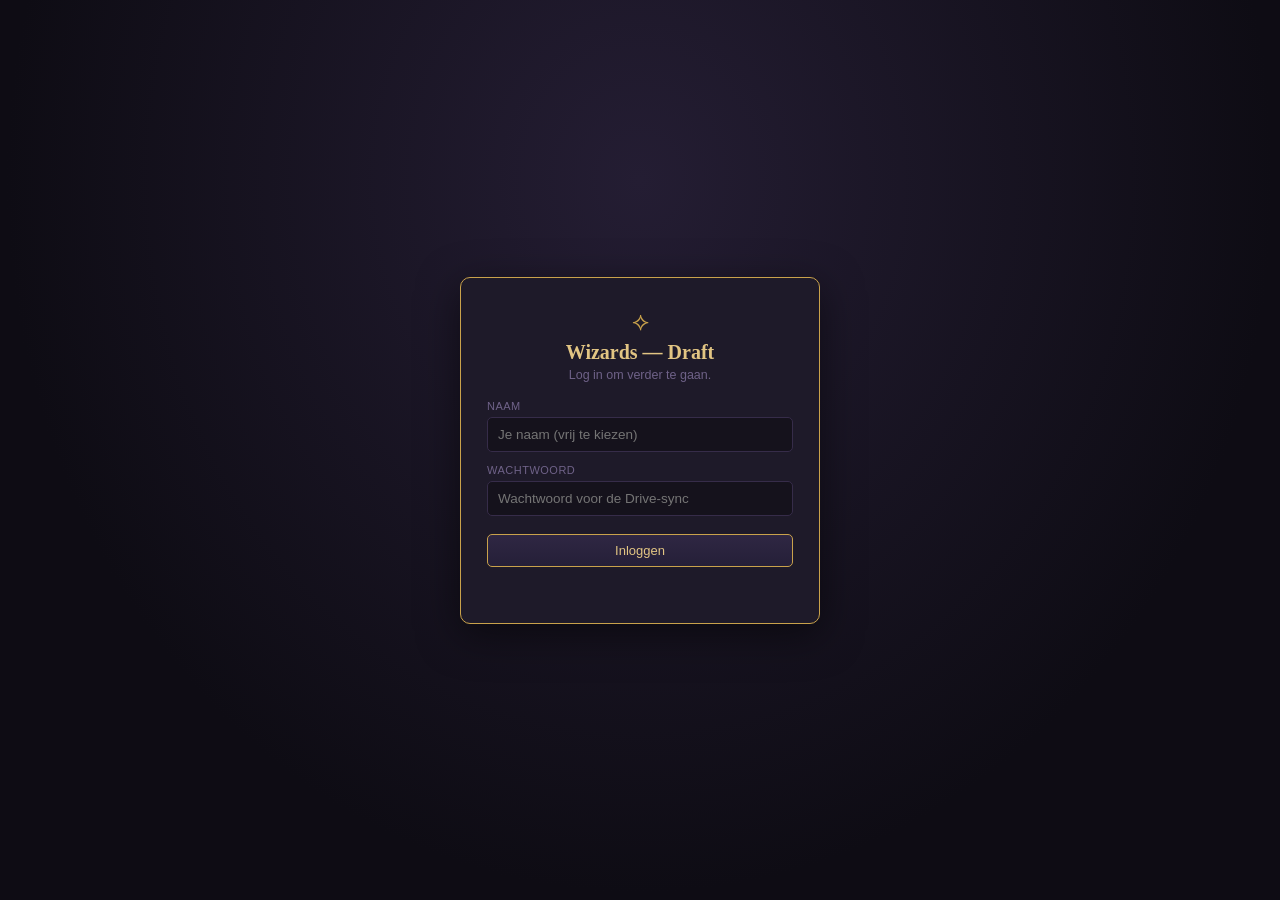
<file: draft.html>
<!DOCTYPE html>
<html lang="nl">
<head>
<meta charset="UTF-8">
<meta name="viewport" content="width=device-width, initial-scale=1.0">
<title>Wizards — Draft</title>
<link rel="stylesheet" href="shared/login-overlay.css">
<link rel="stylesheet" href="shared/card-render.css">
<link rel="stylesheet" href="shared/hat-avatar.css">
<link rel="stylesheet" href="shared/theme.css">
<style>
  /* ---------- Drive sync bar (verborgen wanneer ingebed via de shell) ---------- */
  #drive-bar{ display:flex; align-items:center; gap:10px; flex-wrap:wrap; padding:9px 24px; border-bottom:1px solid var(--border); background:#191423; }

  /* ---------- Knoppen (basispatroon .btn/.btn:hover/.btn.primary zit in
     shared/theme.css — hier enkel nog de varianten die draft.html apart
     nodig heeft) ---------- */
  .btn.btn-subtle{ font-size:11.5px; padding:6px 10px; color: var(--ink-dim); opacity:0.8; }
  .btn.btn-subtle:hover{ opacity:1; }
  .btn:disabled{ opacity:0.35; cursor:default; pointer-events:none; }

  /* ---------- Layout ---------- */
  #draft-layout{ display:flex; align-items:flex-start; min-height: calc(100vh - 55px); }
  #draft-main{ flex:1; min-width:0; padding:28px 32px; }
  #draft-sidebar{
    width:300px; flex-shrink:0;
    border-left:1px solid var(--border);
    background: var(--panel);
    min-height: calc(100vh - 55px);
    padding:16px;
  }

  #draft-header{
    display:flex; align-items:baseline; gap:14px; flex-wrap:wrap;
    margin-bottom:22px;
  }
  #draft-title{
    font-family: var(--font-display); font-size:24px; color: var(--gold-soft);
    margin:0; letter-spacing:0.3px;
  }
  #draft-progress{
    font-size:12.5px; color: var(--ink-dim);
  }
  #draft-header .spacer{ flex:1; }

  /* ---------- Startscherm ---------- */
  #draft-start{
    display:flex; flex-direction:column; align-items:flex-start; gap:18px; max-width:520px;
  }
  #draft-start p{ color: var(--ink-muted); font-size:14px; line-height:1.5; }
  .phase-btn-row{ display:flex; gap:14px; flex-wrap:wrap; }
  .phase-btn{
    font-family: var(--font-display);
    font-size:16px;
    background: var(--panel-2);
    color: var(--ink-light);
    border:1px solid var(--border);
    padding:16px 28px;
    border-radius:8px;
    cursor:pointer;
    transition: border-color .15s, background .15s, transform .1s;
  }
  .phase-btn:hover{ border-color: var(--gold); background:#2a2338; transform: translateY(-2px); }
  .phase-btn.primary{ border-color: var(--gold); color: var(--gold-soft); background: linear-gradient(180deg,#2f2743,#251f38); }
  .phase-btn:disabled{ opacity:0.35; cursor:default; pointer-events:none; transform:none; }

  /* ---------- Kaartkeuze-scherm ---------- */
  #draft-offer{
    display:flex; gap:26px; flex-wrap:wrap; margin-top:10px;
  }
  .draft-offer-slot{
    cursor:pointer;
    border-radius:14px;
    padding:8px;
    border:2px solid transparent;
    transition: border-color .15s, transform .12s, background .15s;
  }
  .draft-offer-slot:hover{ border-color: var(--gold); background: rgba(201,162,75,0.08); transform: translateY(-5px); }
  #draft-offer-empty{ color: var(--ink-dim); font-size:13.5px; }
  .draft-offer-slot{ position:relative; }
  .draft-edit-btn{
    position:absolute; top:14px; right:14px; z-index:2;
    width:26px; height:26px; border-radius:50%;
    background: rgba(21,18,28,0.85); border:1px solid var(--gold);
    color: var(--gold-soft); font-size:12px;
    display:flex; align-items:center; justify-content:center;
    opacity:0; transition: opacity .12s; cursor:pointer;
  }
  .draft-offer-slot:hover .draft-edit-btn{ opacity:1; }
  .draft-edit-btn:hover{ background: rgba(21,18,28,1); }
  .pick-edit-btn{
    background:none; border:none; color: var(--ink-dim); cursor:pointer;
    font-size:12px; padding:0 2px; opacity:0;
  }
  .pick-row:hover .pick-edit-btn{ opacity:1; }
  .pick-edit-btn:hover{ color: var(--gold-soft); }

  /* ---------- Afsluitscherm ---------- */
  #draft-done p{ color: var(--ink-muted); font-size:14px; line-height:1.5; max-width:520px; }
  #draft-done-form{ display:flex; gap:10px; align-items:center; margin-top:14px; flex-wrap:wrap; }
  #draft-deck-name{
    background: var(--bg); border:1px solid var(--border); color: var(--ink-light);
    padding:9px 12px; border-radius:5px; font-size:13.5px; font-family: var(--font-display);
    width:260px;
  }

  /* ---------- Sidebar ---------- */
  .sidebar-title{
    font-family: var(--font-display); font-size:15px; color: var(--gold-soft);
    margin-bottom:10px;
  }
  .stats-bar{
    display:flex; flex-wrap:wrap; gap:8px; align-items:center;
    border:1px solid var(--border-soft); border-radius:8px; margin-bottom:14px; padding:8px 12px;
  }
  .stats-bar .stat-pill{
    display:flex; align-items:center; gap:6px; background: var(--panel-2);
    border:1px solid var(--border); border-radius:14px; padding:4px 10px; font-size:11.5px;
  }
  .stats-bar .stat-pill .swatch{ width:8px; height:8px; border-radius:50%; flex-shrink:0; }
  .stats-bar .stat-pill b{ color: var(--ink-light); font-family: var(--font-mono); }
  .stats-bar .stat-pill.total{ border-color: var(--gold); color: var(--gold-soft); }
  .stats-bar .stat-sep{ width:1px; height:16px; background: var(--border); margin:0 2px; }

  .sidebar-section-label{
    font-size:10.5px; text-transform:uppercase; letter-spacing:0.8px; color: var(--ink-dim);
    margin:14px 0 6px;
  }
  #draft-picklist{ list-style:none; margin:0; padding:0; display:flex; flex-direction:column; gap:3px; }
  #draft-starterlist{ list-style:none; margin:0; padding:0; display:flex; flex-direction:column; gap:3px; }
  .pick-row{
    display:flex; align-items:center; gap:7px;
    font-size:12.5px; color: var(--ink-light);
    padding:4px 7px; border-radius:5px; cursor:default;
  }
  .pick-row:hover{ background: var(--panel-2); }
  .pick-row .swatch{ width:8px; height:8px; border-radius:50%; flex-shrink:0; }
  .pick-row .pick-name{ flex:1; min-width:0; overflow:hidden; text-overflow:ellipsis; white-space:nowrap; }
  #draft-sidebar-empty{ font-size:12px; color: var(--ink-dim); font-style:italic; padding:6px 0; }

  @media (max-width: 900px){
    #draft-layout{ flex-direction:column; }
    #draft-sidebar{ width:100%; min-height:0; border-left:none; border-top:1px solid var(--border); }
    #draft-main{ padding:20px; }
  }
</style>
</head>
<body>

<div id="login-overlay">
  <div class="login-card">
    <div class="login-sigil">⟡</div>
    <h2>Wizards — Draft</h2>
    <p class="login-sub">Log in om verder te gaan.</p>

    <div id="login-form-fields">
      <label for="login-username">Naam</label>
      <input type="text" id="login-username" placeholder="Je naam (vrij te kiezen)" autocomplete="off">
      <label for="login-password">Wachtwoord</label>
      <input type="password" id="login-password" placeholder="Wachtwoord voor de Drive-sync" autocomplete="off">
      <button class="btn primary" id="btn-login">Inloggen</button>
    </div>

    <div id="login-status"></div>

    <div id="login-lastedit" style="display:none;">
      <p id="login-lastedit-text"></p>
      <button class="btn primary" id="btn-login-continue">Verdergaan</button>
    </div>
  </div>
</div>

<div id="app">
  <div id="drive-bar">
    <span id="drive-user-label"></span>
    <span id="drive-status"></span>
  </div>

  <div id="draft-layout">
    <div id="draft-main">
      <div id="draft-header">
        <h1 id="draft-title">Draft</h1>
        <span id="draft-progress"></span>
        <span class="spacer"></span>
        <button class="btn btn-subtle" id="btn-draft-restart" style="display:none;" title="Begin opnieuw, alle keuzes tot nu toe gaan verloren">↺ Herstart draft</button>
      </div>

      <div id="draft-start">
        <p>Kies een draft-fase om te starten. Enkel "Apprentice" is momenteel functioneel — "Journeyman" en "Master" volgen later.</p>
        <div class="phase-btn-row">
          <button class="phase-btn primary" id="btn-phase-apprentice">Apprentice</button>
          <button class="phase-btn" id="btn-phase-journeyman" disabled title="Nog niet beschikbaar">Journeyman</button>
          <button class="phase-btn" id="btn-phase-master" disabled title="Nog niet beschikbaar">Master</button>
        </div>
      </div>

      <div id="draft-offer-screen" style="display:none;">
        <div id="draft-offer"></div>
        <div id="draft-offer-empty" style="display:none;">Geen draft-legale kaarten meer beschikbaar voor deze keuze.</div>
      </div>

      <div id="draft-done" style="display:none;">
        <p>Draft voltooid! Je deck bestaat uit je 3 Destinies, 15 gekozen kaarten, je Burdens, en je starter-kaarten. Geef je deck een naam en exporteer het als .json.</p>
        <div id="draft-done-form">
          <input type="text" id="draft-deck-name" placeholder="Docknaam" value="Apprentice Draft">
          <button class="btn primary" id="btn-draft-export">⬇ Exporteer deck</button>
        </div>
      </div>
    </div>

    <aside id="draft-sidebar">
      <div class="sidebar-title">Jouw draft</div>
      <div id="draft-stats" class="stats-bar"></div>

      <div class="sidebar-section-label">Starter-kaarten</div>
      <ul id="draft-starterlist"></ul>

      <div class="sidebar-section-label">Gepickte kaarten</div>
      <ul id="draft-picklist"></ul>
      <div id="draft-sidebar-empty">Nog geen kaarten gepickt.</div>
    </aside>
  </div>
</div>

<script src="shared/card-data.js"></script>
<script src="shared/card-render.js"></script>
<script src="shared/card-filters.js"></script>
<script src="shared/hat-avatar.js"></script>
<script src="shared/drive-auth.js"></script>
<script>
(function(){
  "use strict";

  let collection = [];

  // ---------- Draft-configuratie ----------
  // Enkel kaarten met draftLegal === true komen in aanmerking (zie
  // shared/card-data.js — dit veld werd op 2026-08-15 al specifiek met het
  // oog op draft-functionaliteit toegevoegd, en moet dus expliciet per
  // kaart aangevinkt zijn in de Kaartbuilder vóór ze hier kunnen opduiken).
  const DRAFT_PHASE = "Apprentice";
  const DESTINY_ROUNDS = 3;
  const PICKS_PER_DESTINY_ROUND = 5;
  const BURDEN_ROUNDS = 3;
  const OFFER_SIZE = 3;

  const DESTINY_TITLES = ["Choose your first Destiny", "Choose your second Destiny", "Choose your Third Destiny"];

  // De volledige picksequentie, data-driven opgebouwd zodat de flow
  // (3x [1 Destiny + 5 kaarten] + 3x Burden) op één plek gedefinieerd staat.
  function buildSequence(){
    const seq = [];
    for (let d = 0; d < DESTINY_ROUNDS; d++){
      seq.push({ kind: "destiny", destinyRound: d });
      for (let p = 0; p < PICKS_PER_DESTINY_ROUND; p++){
        seq.push({ kind: "card", destinyRound: d, pickIndex: p });
      }
    }
    for (let b = 0; b < BURDEN_ROUNDS; b++){
      seq.push({ kind: "burden", burdenRound: b });
    }
    return seq;
  }
  const SEQUENCE = buildSequence();

  // ---------- Draft-state ----------
  let started = false;
  let stepIndex = 0;
  let seenDestinyIds = new Set();
  let picks = [];           // { card, kind } in volgorde van picken
  let starterCards = [];    // snapshot bij start van de draft
  let currentOfferPool = []; // de 3 (of minder) kaarten die nu getoond worden

  // shuffled() komt sinds Fase 1b (Road to sustainability) uit shared/
  // card-data.js — was hier woord-voor-woord hetzelfde Fisher-Yates-
  // algoritme als arena.html se shuffleArray(), enkel niet-destructief.

  function poolForStep(step){
    if (step.kind === "destiny"){
      return collection.filter(c => c.type === "Destiny" && c.phase === DRAFT_PHASE && c.draftLegal && !seenDestinyIds.has(c.id));
    }
    if (step.kind === "card"){
      return collection.filter(c => c.type !== "Destiny" && c.type !== "Burden" && c.phase === DRAFT_PHASE && c.draftLegal);
    }
    // burden
    return collection.filter(c => c.type === "Burden" && c.draftLegal);
  }

  function stepTitle(step){
    if (step.kind === "destiny") return DESTINY_TITLES[step.destinyRound];
    if (step.kind === "card") return "Choose a card";
    return "Carry your Burdens";
  }

  function stepProgress(step){
    if (step.kind === "destiny") return `Destiny ${step.destinyRound + 1} van ${DESTINY_ROUNDS}`;
    if (step.kind === "card") return `Destiny ${step.destinyRound + 1} van ${DESTINY_ROUNDS} · Kaart ${step.pickIndex + 1} van ${PICKS_PER_DESTINY_ROUND}`;
    return `Burden ${step.burdenRound + 1} van ${BURDEN_ROUNDS}`;
  }

  // Bewerk-knop (✎) zoals in de Collectie: opent de kaart in de Kaartbuilder, zonder te picken. Gaat via de shell
  // (postMessage); geen effect als deze pagina standalone (niet ingebed) geopend is.
  function buildEditButton(card, className){
    const btn = document.createElement("button");
    btn.type = "button";
    btn.className = className;
    btn.title = "Bewerk in Kaartbuilder";
    btn.textContent = "✎";
    btn.addEventListener("click", (ev) => {
      ev.stopPropagation();
      window.parent.postMessage({ type: "wizards:edit-card", cardId: card.id }, "*");
    });
    return btn;
  }

  // ---------- Rendering ----------
  function showOnly(elId){
    ["draft-start", "draft-offer-screen", "draft-done"].forEach(id => {
      document.getElementById(id).style.display = (id === elId) ? "block" : "none";
    });
  }

  function renderStart(){
    started = false;
    document.getElementById("draft-title").textContent = "Draft";
    document.getElementById("draft-progress").textContent = "";
    document.getElementById("btn-draft-restart").style.display = "none";
    showOnly("draft-start");
  }

  function renderStep(){
    const step = SEQUENCE[stepIndex];
    document.getElementById("draft-title").textContent = stepTitle(step);
    document.getElementById("draft-progress").textContent = stepProgress(step);
    document.getElementById("btn-draft-restart").style.display = "inline-block";

    const pool = poolForStep(step);
    currentOfferPool = shuffled(pool).slice(0, OFFER_SIZE);

    const offerWrap = document.getElementById("draft-offer");
    const emptyMsg = document.getElementById("draft-offer-empty");
    offerWrap.innerHTML = "";
    emptyMsg.style.display = currentOfferPool.length === 0 ? "block" : "none";

    currentOfferPool.forEach(card => {
      const slot = document.createElement("div");
      slot.className = "draft-offer-slot";
      slot.innerHTML = buildCardFrameHtml(card);
      slot.addEventListener("click", () => choose(card, step));
      slot.appendChild(buildEditButton(card, "draft-edit-btn"));
      offerWrap.appendChild(slot);
    });

    showOnly("draft-offer-screen");
  }

  function renderDone(){
    document.getElementById("draft-title").textContent = "Draft voltooid";
    document.getElementById("draft-progress").textContent = "";
    document.getElementById("btn-draft-restart").style.display = "inline-block";
    showOnly("draft-done");
  }

  function renderSidebar(){
    const allForStats = starterCards.concat(picks.map(p => p.card));
    const statsWrap = document.getElementById("draft-stats");
    if (allForStats.length === 0){
      statsWrap.innerHTML = "";
    } else {
      const { total, typeCounts, avgCost, avgSpite } = computeCardStats(allForStats.map(card => ({ card })));
      statsWrap.innerHTML = buildStatPillsHtml(total, typeCounts, avgCost, avgSpite);
    }

    function buildRow(card){
      const li = document.createElement("li");
      li.className = "pick-row";
      const swatch = document.createElement("span");
      swatch.className = "swatch";
      swatch.style.background = `var(${TYPE_COLOR_VAR[card.type] || "--gold"})`;
      const name = document.createElement("span");
      name.className = "pick-name";
      name.textContent = card.name || "(naamloze kaart)";
      li.appendChild(swatch);
      li.appendChild(name);
      li.appendChild(buildEditButton(card, "pick-edit-btn"));
      li.addEventListener("mouseenter", () => showCardPreview(li, card));
      li.addEventListener("mouseleave", hideCardPreview);
      return li;
    }

    const starterList = document.getElementById("draft-starterlist");
    starterList.innerHTML = "";
    starterCards.forEach(c => starterList.appendChild(buildRow(c)));

    const pickList = document.getElementById("draft-picklist");
    pickList.innerHTML = "";
    picks.forEach(p => pickList.appendChild(buildRow(p.card)));

    document.getElementById("draft-sidebar-empty").style.display =
      (starterCards.length === 0 && picks.length === 0) ? "block" : "none";
  }

  // ---------- Flow ----------
  function choose(card, step){
    if (step.kind === "destiny"){
      // "Reeds gezien" = alle 3 aangeboden Destinies van deze ronde, niet
      // enkel de gekozen — zo kunnen ze in volgende rondes niet opnieuw
      // opduiken, zoals gevraagd.
      currentOfferPool.forEach(c => seenDestinyIds.add(c.id));
    }
    picks.push({ card, kind: step.kind });
    stepIndex++;
    renderSidebar();
    advance();
  }

  function advance(){
    if (stepIndex >= SEQUENCE.length){
      renderDone();
    } else {
      renderStep();
    }
  }

  function startApprenticeDraft(){
    started = true;
    stepIndex = 0;
    seenDestinyIds = new Set();
    picks = [];
    starterCards = collection.filter(c => c.phase === "Starter");
    renderSidebar();
    advance();
  }

  function restartDraft(){
    if (started && !confirm("Huidige draft-voortgang gaat verloren. Toch herstarten?")) return;
    renderStart();
    picks = [];
    seenDestinyIds = new Set();
    starterCards = [];
    renderSidebar();
  }

  function exportDraftDeck(){
    const qty = {};
    starterCards.concat(picks.map(p => p.card)).forEach(c => {
      qty[c.id] = (qty[c.id] || 0) + 1;
    });
    const name = (document.getElementById("draft-deck-name").value || "Apprentice Draft").trim() || "Apprentice Draft";
    const payload = buildDeckExportPayload({ name, qty }, collection);
    downloadJson(payload, name);
  }

  document.getElementById("btn-phase-apprentice").addEventListener("click", startApprenticeDraft);
  document.getElementById("btn-draft-restart").addEventListener("click", restartDraft);
  document.getElementById("btn-draft-export").addEventListener("click", exportDraftDeck);

  if (window.self !== window.top){
    const bar = document.getElementById("drive-bar");
    if (bar) bar.style.display = "none";
  }

  // Live-synchronisatie vanuit de Kaartbuilder (via de shell). Werkt enkel
  // de onderliggende collectie bij — een reeds lopende draft-ronde blijft
  // met de kaarten die op dat moment aangeboden werden; pas de VOLGENDE
  // random keuze gebruikt de bijgewerkte collectie.
  window.addEventListener("message", function(e){
    if (!e.data || e.data.type !== "wizards:collection-sync" || !Array.isArray(e.data.collection)) return;
    collection = e.data.collection.map(normalizeCard);
  });

  DriveAuth.initLoginOverlay({
    appTitle: "Wizards — Draft",
    onSuccess: function(data, session){
      collection = Array.isArray(data.collection) ? data.collection.map(normalizeCard) : [];
      renderStart();
      renderSidebar();
    }
  });
})();
</script>
</body>
</html>
</file>
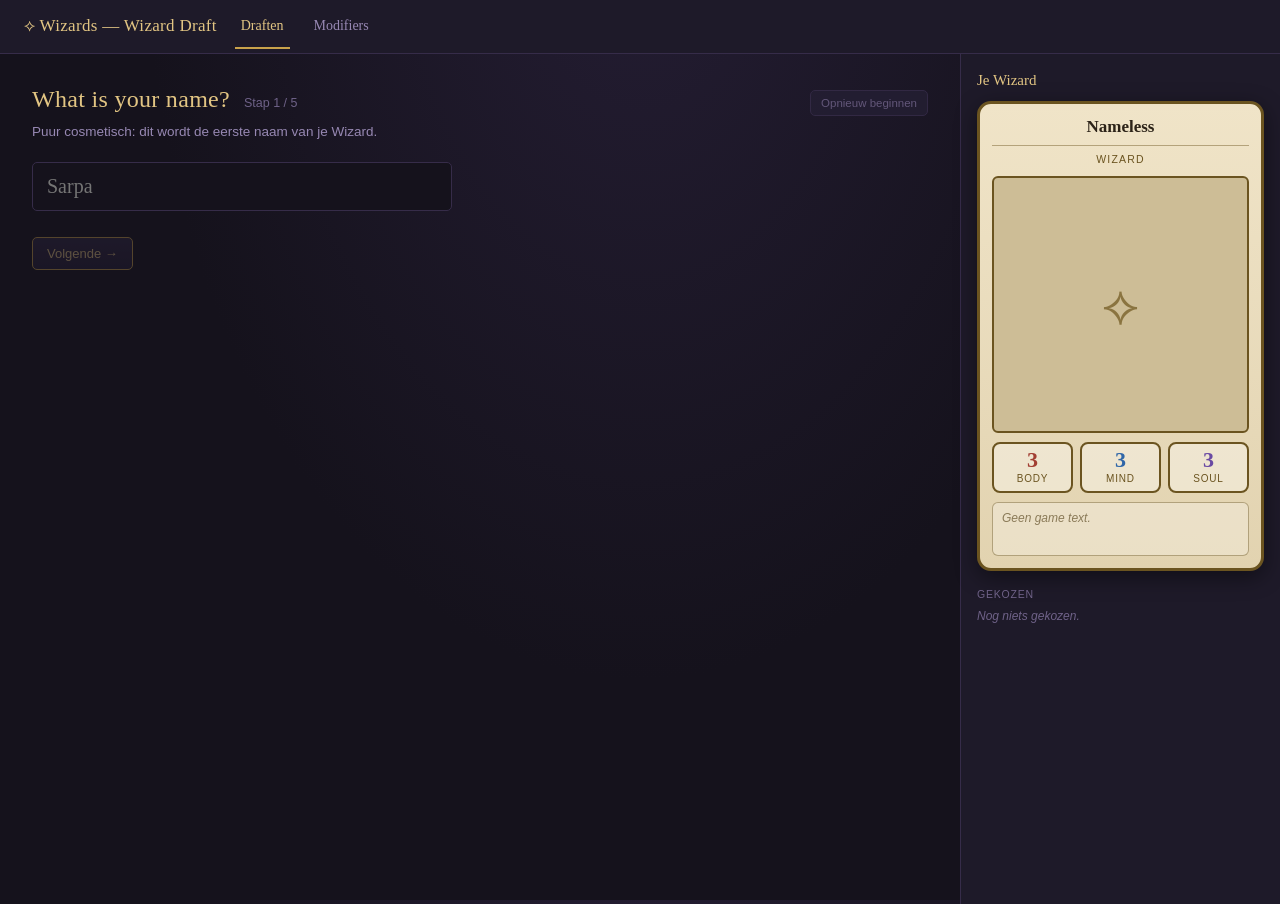
<file: wizarddraft.html>
<!DOCTYPE html>
<html lang="nl">
<head>
<meta charset="UTF-8">
<meta name="viewport" content="width=device-width, initial-scale=1.0">
<title>Wizards — Wizard Draft</title>
<style>
  /* Fallback-tokens (zelfde namen als shared/theme.css). Staat bewust VÓÓR de
     <link> hieronder, zodat theme.css — indien aanwezig — wint. */
  :root{
    --bg:#141019; --panel:#1c1626; --panel-2:#241d31; --border:#3a3050; --border-soft:#2b2339;
    --gold:#c9a24b; --gold-soft:#e6c981;
    --ink:#d8d0e6; --ink-light:#ece6f5; --ink-muted:#a79db8; --ink-dim:#7f7592;
    --parchment:#e9dcc0; --parchment-ink:#2d2417;
    --stat-body:#c0564a; --stat-mind:#5a8fd0; --stat-soul:#8e6fc4;
    --danger:#c0564a;
    --font-display: Georgia, "Palatino Linotype", "Book Antiqua", serif;
    --font-mono: ui-monospace, "SF Mono", Consolas, monospace;
  }
  *{ box-sizing:border-box; }
  body{ margin:0; background:var(--bg); color:var(--ink); font:14px/1.45 system-ui, "Segoe UI", sans-serif; }
  .btn{
    font-family:var(--font-display); font-size:12.5px; background:var(--panel-2); color:var(--ink-light);
    border:1px solid var(--border); padding:8px 14px; border-radius:5px; cursor:pointer; transition:border-color .15s, background .15s;
  }
  .btn:hover{ border-color:var(--gold); }
  .btn.primary{ border-color:var(--gold); color:var(--gold-soft); background:linear-gradient(180deg,#2f2743,#251f38); }
  .btn.primary:hover{ background:#352c4d; }
</style>
<link rel="stylesheet" href="shared/theme.css">
<style>
  .btn.btn-subtle{ font-size:11.5px; padding:6px 10px; color:var(--ink-dim); opacity:.85; }
  .btn.btn-subtle:hover{ opacity:1; }
  .btn.btn-danger:hover{ border-color:var(--danger); color:var(--danger); }
  .btn:disabled{ opacity:.35; cursor:default; pointer-events:none; }

  /* ---------- Topbalk / tabs ---------- */
  #topbar{ display:flex; align-items:center; gap:18px; flex-wrap:wrap; padding:0 24px; border-bottom:1px solid var(--border); background:var(--panel); }
  #topbar h1{ font-family:var(--font-display); font-size:17px; color:var(--gold-soft); margin:0; padding:14px 0; letter-spacing:.3px; font-weight:normal; }
  .tab{
    background:none; border:none; border-bottom:2px solid transparent; color:var(--ink-muted);
    font-family:var(--font-display); font-size:14px; padding:15px 6px 13px; cursor:pointer;
  }
  .tab:hover{ color:var(--ink-light); }
  .tab.active{ color:var(--gold-soft); border-bottom-color:var(--gold); }
  #topbar .spacer{ flex:1; }
  .view{ display:none; }
  .view.active{ display:block; }

  /* ---------- Draft-layout (zelfde opzet als draft.html) ---------- */
  #draft-layout{ display:flex; align-items:flex-start; min-height:calc(100vh - 50px); }
  #draft-main{ flex:1; min-width:0; padding:28px 32px; }
  #draft-sidebar{ width:320px; flex-shrink:0; border-left:1px solid var(--border); background:var(--panel); min-height:calc(100vh - 50px); padding:16px; }
  #draft-header{ display:flex; align-items:baseline; gap:14px; flex-wrap:wrap; margin-bottom:6px; }
  #draft-title{ font-family:var(--font-display); font-size:24px; color:var(--gold-soft); margin:0; font-weight:normal; letter-spacing:.3px; }
  #draft-progress{ font-size:12.5px; color:var(--ink-dim); }
  #draft-header .spacer{ flex:1; }
  .step-hint{ color:var(--ink-muted); font-size:13.5px; margin:0 0 20px; max-width:560px; }
  .sidebar-title{ font-family:var(--font-display); font-size:15px; color:var(--gold-soft); margin-bottom:10px; }

  .text-input, .field input[type=text], .field input[type=number], .field select, .field textarea, .mini-input{
    background:var(--bg); border:1px solid var(--border); color:var(--ink-light);
    padding:9px 12px; border-radius:5px; font-size:13.5px; font-family:inherit; width:100%;
  }
  .text-input:focus, .field input:focus, .field select:focus, .field textarea:focus, .mini-input:focus{ outline:none; border-color:var(--gold); }
  #name-input{ font-family:var(--font-display); font-size:20px; max-width:420px; padding:12px 14px; }
  .nav-row{ display:flex; gap:10px; margin-top:26px; flex-wrap:wrap; }

  /* ---------- Aanbod-kaarten ---------- */
  #offer-row{ display:flex; gap:22px; flex-wrap:wrap; margin-top:6px; }
  .offer-slot{
    width:250px; cursor:pointer; border-radius:12px; padding:16px 16px 14px;
    background:var(--panel-2); border:2px solid var(--border);
    transition:border-color .15s, transform .12s, background .15s;
    display:flex; flex-direction:column; gap:10px;
  }
  .offer-slot:hover{ border-color:var(--gold); background:rgba(201,162,75,.08); transform:translateY(-5px); }
  .offer-slot.chosen{ border-color:var(--gold); }
  .offer-label{ font-family:var(--font-display); font-size:17px; color:var(--ink-light); }
  .offer-moniker{ font-size:12px; color:var(--gold-soft); font-style:italic; }
  .offer-text{ font-size:12.5px; color:var(--ink-muted); white-space:pre-wrap; border-top:1px solid var(--border-soft); padding-top:9px; }
  .empty-note{ color:var(--ink-dim); font-size:13.5px; font-style:italic; }

  /* ---------- Stat-pillen ---------- */
  .pills{ display:flex; gap:6px; flex-wrap:wrap; }
  .pill{ display:flex; align-items:center; gap:5px; background:var(--panel); border:1px solid var(--border); border-radius:14px; padding:3px 9px; font-size:11.5px; color:var(--ink-muted); }
  .pill b{ font-family:var(--font-mono); color:var(--ink-light); }
  .pill.pos b{ color:#7fc98a; } .pill.neg b{ color:#e0786c; }
  .pill .sw{ width:8px; height:8px; border-radius:50%; }

  /* ---------- Gezichtsupload ---------- */
  #face-drop{
    width:220px; height:220px; border:2px dashed var(--border); border-radius:12px; background:var(--panel-2);
    display:flex; align-items:center; justify-content:center; text-align:center; color:var(--ink-dim);
    cursor:pointer; overflow:hidden; transition:border-color .15s;
  }
  #face-drop:hover{ border-color:var(--gold); color:var(--gold-soft); }
  #face-drop img{ width:100%; height:100%; object-fit:cover; display:block; }

  /* ---------- Wizard-kaart (live voorbeeld) ---------- */
  .wcard{
    background:linear-gradient(180deg,#f0e4c8,#e2d3b0); color:var(--parchment-ink);
    border:3px solid #6b5420; border-radius:14px; padding:12px; box-shadow:0 6px 22px rgba(0,0,0,.45);
    display:flex; flex-direction:column; gap:9px;
  }
  .wcard-name{ font-family:var(--font-display); font-size:17px; font-weight:bold; line-height:1.25; text-align:center; border-bottom:1px solid rgba(107,84,32,.45); padding-bottom:7px; }
  .wcard-type{ font-size:10.5px; letter-spacing:1.2px; text-transform:uppercase; text-align:center; color:#6b5420; margin-top:-3px; }
  .wcard-art{ aspect-ratio:1/1; background:#cdbd96; border:2px solid #6b5420; border-radius:6px; display:flex; align-items:center; justify-content:center; font-size:56px; color:#8a7440; overflow:hidden; }
  .wcard-art img{ width:100%; height:100%; object-fit:cover; display:block; }
  .wcard-stats{ display:flex; gap:7px; justify-content:center; }
  .wstat{ flex:1; text-align:center; border:2px solid #6b5420; border-radius:8px; padding:4px 2px; background:rgba(255,255,255,.35); }
  .wstat .v{ font-family:var(--font-display); font-size:22px; font-weight:bold; line-height:1.1; }
  .wstat .k{ font-size:10px; text-transform:uppercase; letter-spacing:.8px; color:#6b5420; }
  .wstat.body .v{ color:#a23f33; } .wstat.mind .v{ color:#2f66a8; } .wstat.soul .v{ color:#6a4aa3; }
  .wcard-text{ font-size:12px; line-height:1.4; min-height:54px; border:1px solid rgba(107,84,32,.45); border-radius:6px; padding:7px 9px; background:rgba(255,255,255,.28); white-space:pre-wrap; }
  .wcard-text .src{ display:block; margin-bottom:5px; }
  .wcard-text .none{ color:#8a7a58; font-style:italic; }
  .sidebar-section-label{ font-size:10.5px; text-transform:uppercase; letter-spacing:.8px; color:var(--ink-dim); margin:16px 0 6px; }
  #done-box{ max-width:560px; }
  #done-box p{ color:var(--ink-muted); }

  /* ---------- Modifier-manager ---------- */
  #mod-layout{ display:flex; align-items:flex-start; min-height:calc(100vh - 50px); }
  #mod-list-pane{ width:340px; flex-shrink:0; border-right:1px solid var(--border); background:var(--panel); min-height:calc(100vh - 50px); display:flex; flex-direction:column; }
  #mod-list-head{ padding:14px; border-bottom:1px solid var(--border-soft); display:flex; flex-direction:column; gap:10px; }
  .filter-row{ display:flex; gap:6px; flex-wrap:wrap; }
  .chip{ background:var(--panel-2); border:1px solid var(--border); color:var(--ink-muted); border-radius:14px; padding:3px 11px; font-size:11.5px; cursor:pointer; }
  .chip:hover{ border-color:var(--gold); }
  .chip.on{ border-color:var(--gold); color:var(--gold-soft); background:#2a2338; }
  #mod-list{ list-style:none; margin:0; padding:6px; overflow:auto; }
  #mod-list li{ padding:8px 10px; border-radius:6px; cursor:pointer; display:flex; flex-direction:column; gap:2px; border:1px solid transparent; }
  #mod-list li:hover{ background:var(--panel-2); }
  #mod-list li.sel{ background:#2a2338; border-color:var(--gold); }
  #mod-list .m-label{ color:var(--ink-light); font-size:13px; }
  #mod-list .m-sub{ font-size:11px; color:var(--ink-dim); display:flex; gap:8px; flex-wrap:wrap; }
  #mod-list .m-sub .st{ color:var(--gold); }
  #mod-list-foot{ margin-top:auto; padding:12px 14px; border-top:1px solid var(--border-soft); display:flex; gap:8px; flex-wrap:wrap; }
  #mod-edit-pane{ flex:1; min-width:0; padding:26px 32px; max-width:760px; }
  #mod-edit-pane h2{ font-family:var(--font-display); font-weight:normal; color:var(--gold-soft); font-size:20px; margin:0 0 16px; }
  .field{ display:flex; flex-direction:column; gap:5px; margin-bottom:14px; }
  .field > label{ font-size:11px; text-transform:uppercase; letter-spacing:.6px; color:var(--ink-dim); }
  .field textarea{ min-height:96px; resize:vertical; }
  .field .hint{ font-size:12px; color:var(--ink-dim); }
  .stat-row{ display:flex; gap:16px; flex-wrap:wrap; }
  .stepper{ display:flex; align-items:center; gap:0; }
  .stepper button{ background:var(--panel-2); border:1px solid var(--border); color:var(--ink-light); width:30px; height:34px; cursor:pointer; font-size:16px; }
  .stepper button:first-child{ border-radius:5px 0 0 5px; } .stepper button:last-child{ border-radius:0 5px 5px 0; }
  .stepper button:hover{ border-color:var(--gold); color:var(--gold-soft); }
  .stepper input{ width:54px !important; text-align:center; border-radius:0 !important; font-family:var(--font-mono); }
  .stepper input::-webkit-outer-spin-button, .stepper input::-webkit-inner-spin-button{ -webkit-appearance:none; margin:0; }
  .stepper input[type=number]{ -moz-appearance:textfield; }
  .edit-actions{ display:flex; gap:10px; margin-top:8px; flex-wrap:wrap; }
  #settings-box{ border:1px solid var(--border); border-radius:8px; background:var(--panel); margin-bottom:22px; }
  #settings-box summary{ cursor:pointer; padding:10px 14px; font-family:var(--font-display); color:var(--gold-soft); font-size:14px; }
  #settings-inner{ padding:4px 14px 6px; }
  .preview-line{ font-family:var(--font-display); color:var(--gold-soft); font-size:15px; background:var(--bg); border:1px solid var(--border-soft); border-radius:6px; padding:9px 12px; }

  #toast{ position:fixed; bottom:20px; left:50%; transform:translateX(-50%); background:var(--panel-2); border:1px solid var(--gold); color:var(--gold-soft); padding:9px 18px; border-radius:6px; font-size:13px; opacity:0; pointer-events:none; transition:opacity .2s; z-index:50; }
  #toast.show{ opacity:1; }

  @media (max-width:900px){
    #draft-layout, #mod-layout{ flex-direction:column; }
    #draft-sidebar{ width:100%; min-height:0; border-left:none; border-top:1px solid var(--border); }
    #mod-list-pane{ width:100%; min-height:0; border-right:none; border-bottom:1px solid var(--border); }
    #draft-main, #mod-edit-pane{ padding:20px; }
    .offer-slot{ width:100%; }
  }
</style>
</head>
<body>

<div id="topbar">
  <h1>⟡ Wizards — Wizard Draft</h1>
  <button class="tab active" data-tab="draft">Draften</button>
  <button class="tab" data-tab="mods">Modifiers</button>
  <span class="spacer"></span>
</div>

<!-- ======================= TAB: DRAFTEN ======================= -->
<div id="view-draft" class="view active">
  <div id="draft-layout">
    <div id="draft-main"></div>
    <aside id="draft-sidebar">
      <div class="sidebar-title">Je Wizard</div>
      <div id="live-card"></div>
      <div class="sidebar-section-label">Gekozen</div>
      <div id="live-picks" class="pills" style="flex-direction:column;align-items:flex-start;"></div>
    </aside>
  </div>
</div>

<!-- ======================= TAB: MODIFIERS ======================= -->
<div id="view-mods" class="view">
  <div id="mod-layout">
    <div id="mod-list-pane">
      <div id="mod-list-head">
        <div class="filter-row" id="mod-filter"></div>
        <input type="text" class="mini-input" id="mod-search" placeholder="Zoeken…">
        <button class="btn primary" id="mod-new">+ Nieuwe modifier</button>
      </div>
      <ul id="mod-list"></ul>
      <div id="mod-list-foot">
        <button class="btn btn-subtle" id="mod-export">Exporteer .json</button>
        <button class="btn btn-subtle" id="mod-import">Importeer .json</button>
        <button class="btn btn-subtle btn-danger" id="mod-clear">Alles wissen</button>
        <input type="file" id="mod-import-file" accept=".json,application/json" style="display:none">
      </div>
    </div>
    <div id="mod-edit-pane"></div>
  </div>
</div>

<div id="toast"></div>
<input type="file" id="face-file" accept="image/*" style="display:none">

<script>
(function(){
  "use strict";

  /* ============================================================
     Data
     ============================================================ */
  const LS_KEY = "wizards_wizarddraft_v1";
  const STEPS = [
    { key:"dwell",   n:2, q:"Where do you dwell?",        nl:"Verblijfplaats", ex:"of Elkwood" },
    { key:"deed",    n:3, q:"What did you do?",           nl:"Daad",           ex:"Scourge" },
    { key:"epithet", n:4, q:"What do they call you?",     nl:"Bijnaam",        ex:"the Small Minded" }
  ];
  const STEP_BY_KEY = Object.fromEntries(STEPS.map(s => [s.key, s]));
  const DEFAULT_SETTINGS = { baseBody:3, baseMind:3, baseSoul:3, offerCount:3, template:"{name} {epithet}, {deed} {dwell}" };

  function uid(){ return "m" + Date.now().toString(36) + Math.random().toString(36).slice(2, 7); }
  function esc(s){ return String(s == null ? "" : s).replace(/[&<>"']/g, c => ({"&":"&amp;","<":"&lt;",">":"&gt;",'"':"&quot;","'":"&#39;"}[c])); }
  function toInt(v){ const n = parseInt(v, 10); return isNaN(n) ? 0 : n; }

  function seedModifiers(){
    const mk = (step, label, moniker, b, m, s, gameText) => ({ id:uid(), step, label, moniker, body:b, mind:m, soul:s, gameText });
    return [
      mk("dwell","Elkwood","of Elkwood", 1,0,-1,"Start the game with 1 additional Chore in your deck."),
      mk("dwell","The Swamp Hut","of the Mire", 0,1,0,"Start the game with 1 Fear in your deck."),
      mk("dwell","A Tower Too Tall","of the High Tower", -1,2,0,""),
      mk("deed","Burned a library","Scourge", 0,-1,1,""),
      mk("deed","Won a duel by default","the Undefeated", 1,0,0,"Your first Hex each duel costs 1 less Spite."),
      mk("deed","Wrote a treatise","Scholar", -1,1,1,""),
      mk("epithet","Small Minded","the Small Minded", 1,-1,0,""),
      mk("epithet","Vain","the Magnificent", 0,0,1,"At the start of a duel, gain 1 Spite."),
      mk("epithet","Hat-Obsessed","Hat-Wearer", 0,1,-1,"")
    ];
  }

  let DB = { settings:Object.assign({}, DEFAULT_SETTINGS), modifiers:[] };

  function loadDB(){
    try {
      const raw = localStorage.getItem(LS_KEY);
      if (raw){
        const p = JSON.parse(raw);
        DB.settings = Object.assign({}, DEFAULT_SETTINGS, p.settings || {});
        DB.modifiers = Array.isArray(p.modifiers) ? p.modifiers.map(normMod) : [];
        return;
      }
    } catch(e){ /* corrupt or unavailable: fall through to seed */ }
    DB.modifiers = seedModifiers();
    saveDB();
  }
  function saveDB(){ try { localStorage.setItem(LS_KEY, JSON.stringify(DB)); } catch(e){ /* storage unavailable */ } }

  function normMod(m){
    return {
      id: m.id || uid(),
      step: STEP_BY_KEY[m.step] ? m.step : "dwell",
      label: String(m.label || ""),
      moniker: String(m.moniker || ""),
      body: toInt(m.body), mind: toInt(m.mind), soul: toInt(m.soul),
      gameText: String(m.gameText || "")
    };
  }
  function modsFor(step){ return DB.modifiers.filter(m => m.step === step); }
  function modById(id){ return DB.modifiers.find(m => m.id === id) || null; }

  /* ============================================================
     Wizard-berekening
     ============================================================ */
  const D = { step:0, name:"", picks:{ dwell:null, deed:null, epithet:null }, offers:{}, face:null };

  function chosenMods(){ return STEPS.map(s => modById(D.picks[s.key])).filter(Boolean); }

  function computeWizard(){
    const st = DB.settings;
    const mods = chosenMods();
    const stats = {
      body: st.baseBody + mods.reduce((a, m) => a + m.body, 0),
      mind: st.baseMind + mods.reduce((a, m) => a + m.mind, 0),
      soul: st.baseSoul + mods.reduce((a, m) => a + m.soul, 0)
    };
    ["body","mind","soul"].forEach(k => { if (stats[k] < 0) stats[k] = 0; });
    const texts = mods.filter(m => m.gameText.trim()).map(m => ({ src:m.label, text:m.gameText.trim() }));
    return { name: composeName(D.name, D.picks, st.template), stats, texts, mods };
  }

  function composeName(base, picks, template){
    const part = key => { const m = modById(picks[key]); return m ? m.moniker.trim() : ""; };
    let s = (template || DEFAULT_SETTINGS.template)
      .replace(/\{name\}/g, base.trim() || "Nameless")
      .replace(/\{dwell\}/g, part("dwell"))
      .replace(/\{deed\}/g, part("deed"))
      .replace(/\{epithet\}/g, part("epithet"));
    s = s.replace(/\s+/g, " ")
         .replace(/\s+,/g, ",")
         .replace(/(,\s*)+,/g, ",")
         .replace(/,\s*$/, "")
         .trim();
    return s;
  }

  /* ============================================================
     Hulpfuncties UI
     ============================================================ */
  const $ = id => document.getElementById(id);
  let toastTimer = null;
  function toast(msg){ const t = $("toast"); t.textContent = msg; t.classList.add("show"); clearTimeout(toastTimer); toastTimer = setTimeout(() => t.classList.remove("show"), 2200); }

  function deltaPills(m){
    const one = (k, label, color) => {
      const v = m[k];
      if (!v) return "";
      return `<span class="pill ${v > 0 ? "pos" : "neg"}"><span class="sw" style="background:${color}"></span>${label} <b>${v > 0 ? "+" : ""}${v}</b></span>`;
    };
    const html = one("body","Body","var(--stat-body)") + one("mind","Mind","var(--stat-mind)") + one("soul","Soul","var(--stat-soul)");
    return html || `<span class="pill">geen statwijziging</span>`;
  }

  function shuffled(arr){ const a = arr.slice(); for (let i = a.length - 1; i > 0; i--){ const j = Math.floor(Math.random() * (i + 1)); [a[i], a[j]] = [a[j], a[i]]; } return a; }

  function offerFor(stepKey){
    const pool = modsFor(stepKey);
    const n = DB.settings.offerCount;
    let ids = (D.offers[stepKey] || []).filter(id => modById(id));
    if (!ids.length){
      ids = (n > 0 && pool.length > n ? shuffled(pool).slice(0, n) : pool).map(m => m.id);
      D.offers[stepKey] = ids;
    }
    // een eerder gekozen modifier moet bij terugkeren zichtbaar blijven
    const picked = D.picks[stepKey];
    if (picked && modById(picked) && ids.indexOf(picked) < 0) ids = ids.concat(picked);
    return ids.map(modById).filter(Boolean);
  }

  /* ============================================================
     TAB: DRAFTEN — render
     ============================================================ */
  function renderDraft(){
    const main = $("draft-main");
    const total = 5;
    const stepNo = Math.min(D.step + 1, total);
    let html = `<div id="draft-header"><h2 id="draft-title">${titleFor()}</h2><span id="draft-progress">${D.step < 5 ? "Stap " + stepNo + " / " + total : "Klaar"}</span><span class="spacer"></span><button class="btn btn-subtle" id="d-restart">Opnieuw beginnen</button></div>`;

    if (D.step === 0){
      html += `<p class="step-hint">Puur cosmetisch: dit wordt de eerste naam van je Wizard.</p>
        <input type="text" class="text-input" id="name-input" placeholder="Sarpa" maxlength="40" value="${esc(D.name)}" autocomplete="off">
        <div class="nav-row"><button class="btn primary" id="d-next" ${D.name.trim() ? "" : "disabled"}>Volgende →</button></div>`;
    } else if (D.step >= 1 && D.step <= 3){
      const s = STEPS[D.step - 1];
      const offers = offerFor(s.key);
      html += `<p class="step-hint">Kies één optie. Stats en game text van je Wizard (en een stukje van zijn naam) worden erdoor aangepast.</p>`;
      if (!offers.length){
        html += `<p class="empty-note">Er zijn nog geen modifiers voor deze stap. Voeg er toe in het tabblad Modifiers (stap “${esc(s.nl)}”), of sla deze stap over.</p>`;
      } else {
        html += `<div id="offer-row">` + offers.map(m => `
          <div class="offer-slot ${D.picks[s.key] === m.id ? "chosen" : ""}" data-pick="${esc(m.id)}">
            <div class="offer-label">${esc(m.label)}</div>
            ${m.moniker.trim() ? `<div class="offer-moniker">“${esc(m.moniker)}”</div>` : ""}
            <div class="pills">${deltaPills(m)}</div>
            ${m.gameText.trim() ? `<div class="offer-text">${esc(m.gameText)}</div>` : ""}
          </div>`).join("") + `</div>`;
      }
      html += `<div class="nav-row">
          <button class="btn" id="d-back">← Terug</button>
          ${D.picks[s.key] ? `<button class="btn" id="d-next">Behouden &amp; verder →</button>` : ""}
          <button class="btn btn-subtle" id="d-skip">Overslaan</button>
        </div>`;
    } else if (D.step === 4){
      html += `<p class="step-hint">Upload een afbeelding van je lokale schijf. Ze blijft in je browser; de afbeelding wordt verkleind tot max. 512 px.</p>
        <div id="face-drop" title="Klik om een afbeelding te kiezen">${D.face ? `<img src="${D.face}" alt="">` : `<span>Klik om een<br>afbeelding te kiezen</span>`}</div>
        <div class="nav-row">
          <button class="btn" id="d-back">← Terug</button>
          <button class="btn primary" id="d-finish">Wizard voltooien ✓</button>
          ${D.face ? `<button class="btn btn-subtle" id="d-clearface">Afbeelding verwijderen</button>` : ""}
        </div>`;
    } else {
      const w = computeWizard();
      html += `<div id="done-box"><p>Je Wizard is klaar: <b style="color:var(--gold-soft);font-family:var(--font-display)">${esc(w.name)}</b>.</p>
        <div class="nav-row">
          <button class="btn primary" id="d-export">Exporteer Wizard (.json)</button>
          <button class="btn" id="d-back">← Terug</button>
          <button class="btn" id="d-restart2">Nieuwe Wizard</button>
        </div></div>`;
    }
    main.innerHTML = html;
    renderSidebar();
  }

  function titleFor(){
    if (D.step === 0) return "What is your name?";
    if (D.step >= 1 && D.step <= 3) return STEPS[D.step - 1].q;
    if (D.step === 4) return "Which is your face?";
    return "Your Wizard";
  }

  function renderSidebar(){
    const w = computeWizard();
    const stat = (k, label) => `<div class="wstat ${k}"><div class="v">${w.stats[k]}</div><div class="k">${label}</div></div>`;
    $("live-card").innerHTML = `
      <div class="wcard">
        <div class="wcard-name">${esc(w.name)}</div>
        <div class="wcard-type">Wizard</div>
        <div class="wcard-art">${D.face ? `<img src="${D.face}" alt="">` : "⟡"}</div>
        <div class="wcard-stats">${stat("body","Body")}${stat("mind","Mind")}${stat("soul","Soul")}</div>
        <div class="wcard-text">${w.texts.length ? w.texts.map(t => `<span class="src">${esc(t.text)}</span>`).join("") : `<span class="none">Geen game text.</span>`}</div>
      </div>`;
    const picks = w.mods;
    $("live-picks").innerHTML = picks.length
      ? picks.map(m => `<span class="pill"><span style="color:var(--ink-dim)">${esc(STEP_BY_KEY[m.step].nl)}:</span> <b style="font-family:inherit">${esc(m.label)}</b></span>`).join("")
      : `<span class="empty-note" style="font-size:12px">Nog niets gekozen.</span>`;
  }

  /* Gezicht: inlezen + verkleinen */
  function loadFace(file){
    if (!file || !/^image\//.test(file.type)) { toast("Dat is geen afbeelding."); return; }
    const r = new FileReader();
    r.onload = () => {
      const img = new Image();
      img.onload = () => {
        const max = 512, sc = Math.min(1, max / Math.max(img.width, img.height));
        const c = document.createElement("canvas");
        c.width = Math.max(1, Math.round(img.width * sc)); c.height = Math.max(1, Math.round(img.height * sc));
        c.getContext("2d").drawImage(img, 0, 0, c.width, c.height);
        D.face = c.toDataURL("image/jpeg", 0.88);
        renderDraft();
      };
      img.onerror = () => toast("Afbeelding kon niet gelezen worden.");
      img.src = r.result;
    };
    r.readAsDataURL(file);
  }

  function exportWizard(){
    const w = computeWizard();
    const payload = {
      type: "Wizard",
      name: w.name,
      baseName: D.name.trim(),
      stats: w.stats,
      gameText: w.texts.map(t => t.text).join("\n"),
      picks: w.mods.map(m => ({ step:m.step, id:m.id, label:m.label, moniker:m.moniker })),
      face: D.face
    };
    download(payload, (D.name.trim() || "wizard").replace(/[^\w\-]+/g, "_") + ".json");
  }

  function download(obj, filename){
    const blob = new Blob([JSON.stringify(obj, null, 2)], { type:"application/json" });
    const a = document.createElement("a");
    a.href = URL.createObjectURL(blob); a.download = filename;
    document.body.appendChild(a); a.click(); a.remove();
    setTimeout(() => URL.revokeObjectURL(a.href), 1000);
  }

  function resetDraft(){ D.step = 0; D.name = ""; D.picks = { dwell:null, deed:null, epithet:null }; D.offers = {}; D.face = null; renderDraft(); }

  /* Event delegation: draft */
  $("draft-main").addEventListener("click", e => {
    const t = e.target.closest("button, .offer-slot, #face-drop");
    if (!t) return;
    if (t.classList.contains("offer-slot")){
      const s = STEPS[D.step - 1];
      D.picks[s.key] = t.getAttribute("data-pick");
      D.step++; renderDraft(); return;
    }
    switch (t.id){
      case "d-next":   D.step++; renderDraft(); break;
      case "d-back":   D.step = Math.max(0, D.step - 1); renderDraft(); break;
      case "d-skip":   { const s = STEPS[D.step - 1]; D.picks[s.key] = null; D.step++; renderDraft(); break; }
      case "d-finish": D.step = 5; renderDraft(); break;
      case "d-clearface": D.face = null; renderDraft(); break;
      case "d-export": exportWizard(); break;
      case "d-restart":
      case "d-restart2": if (D.step === 0 && !D.name || confirm("Opnieuw beginnen? Je huidige keuzes gaan verloren.")) resetDraft(); break;
      case "face-drop": $("face-file").click(); break;
    }
  });
  $("draft-main").addEventListener("input", e => {
    if (e.target.id === "name-input"){
      D.name = e.target.value;
      const nb = $("d-next"); if (nb) nb.disabled = !D.name.trim();
      renderSidebar();
    }
  });
  $("draft-main").addEventListener("keydown", e => {
    if (e.target.id === "name-input" && e.key === "Enter" && D.name.trim()){ D.step = 1; renderDraft(); }
  });
  $("face-file").addEventListener("change", e => { const f = e.target.files[0]; e.target.value = ""; if (f) loadFace(f); });

  /* ============================================================
     TAB: MODIFIERS — manager
     ============================================================ */
  const M = { filter:"all", search:"", sel:null };

  function renderFilter(){
    const items = [{ k:"all", l:"Alle" }].concat(STEPS.map(s => ({ k:s.key, l:s.nl })));
    $("mod-filter").innerHTML = items.map(i => `<button class="chip ${M.filter === i.k ? "on" : ""}" data-f="${i.k}">${i.l}</button>`).join("");
  }

  function renderList(){
    const q = M.search.trim().toLowerCase();
    const rows = DB.modifiers.filter(m =>
      (M.filter === "all" || m.step === M.filter) &&
      (!q || (m.label + " " + m.moniker + " " + m.gameText).toLowerCase().indexOf(q) >= 0)
    ).sort((a, b) => STEPS.findIndex(s => s.key === a.step) - STEPS.findIndex(s => s.key === b.step) || a.label.localeCompare(b.label));
    $("mod-list").innerHTML = rows.length ? rows.map(m => `
      <li data-id="${esc(m.id)}" class="${M.sel === m.id ? "sel" : ""}">
        <span class="m-label">${esc(m.label) || "<i>(zonder naam)</i>"}</span>
        <span class="m-sub"><span class="st">${esc(STEP_BY_KEY[m.step].nl)}</span>${m.moniker ? `<span>“${esc(m.moniker)}”</span>` : ""}<span>${["body","mind","soul"].map(k => m[k] ? (k[0].toUpperCase() + (m[k] > 0 ? "+" : "") + m[k]) : "").filter(Boolean).join(" ")}</span></span>
      </li>`).join("") : `<li style="cursor:default"><span class="empty-note">Geen modifiers gevonden.</span></li>`;
  }

  function stepper(field, val){
    return `<div class="stepper"><button type="button" data-step="${field}" data-d="-1">−</button><input type="number" data-f="${field}" value="${val}"><button type="button" data-step="${field}" data-d="1">+</button></div>`;
  }

  function renderEdit(){
    const st = DB.settings;
    const settingsHtml = `
      <details id="settings-box">
        <summary>Instellingen (basisstats, naamsjabloon, aantal opties)</summary>
        <div id="settings-inner">
          <div class="field"><label>Basisstats van een nieuwe Wizard</label>
            <div class="stat-row">
              <div><div class="hint">Body</div>${stepper("s:baseBody", st.baseBody)}</div>
              <div><div class="hint">Mind</div>${stepper("s:baseMind", st.baseMind)}</div>
              <div><div class="hint">Soul</div>${stepper("s:baseSoul", st.baseSoul)}</div>
            </div></div>
          <div class="field"><label>Aantal opties per draft-stap (0 = alle)</label>${stepper("s:offerCount", st.offerCount)}
            <span class="hint">Staat dit lager dan het aantal modifiers in een stap, dan worden er willekeurig zoveel getoond.</span></div>
          <div class="field"><label>Naamsjabloon</label>
            <input type="text" data-f="s:template" value="${esc(st.template)}">
            <span class="hint">Gebruik {name}, {epithet}, {deed} en {dwell}. Lege delen vallen weg, inclusief hun komma.</span>
            <div class="preview-line" id="tpl-preview"></div></div>
        </div>
      </details>`;
    const m = M.sel ? modById(M.sel) : null;
    let html = settingsHtml;
    if (!m){
      html += `<h2>Modifier-manager</h2><p class="empty-note">Kies links een modifier om te bewerken, of maak een nieuwe aan.</p>`;
    } else {
      html += `<h2>Modifier bewerken</h2>
        <div class="field"><label>Stap</label>
          <select data-f="step">${STEPS.map(s => `<option value="${s.key}" ${m.step === s.key ? "selected" : ""}>${s.n}. ${esc(s.q)} (${esc(s.nl)})</option>`).join("")}</select></div>
        <div class="field"><label>Keuzenaam (zoals getoond in de draft)</label><input type="text" data-f="label" value="${esc(m.label)}" placeholder="Elkwood"></div>
        <div class="field"><label>Moniker (komt in de naam van de Wizard)</label><input type="text" data-f="moniker" value="${esc(m.moniker)}" placeholder="${esc(STEP_BY_KEY[m.step].ex)}">
          <span class="hint">Bv. “${esc(STEP_BY_KEY[m.step].ex)}”. Laat leeg als deze keuze de naam niet moet aanpassen.</span></div>
        <div class="field"><label>Statwijziging (kan negatief zijn)</label>
          <div class="stat-row">
            <div><div class="hint">Body</div>${stepper("body", m.body)}</div>
            <div><div class="hint">Mind</div>${stepper("mind", m.mind)}</div>
            <div><div class="hint">Soul</div>${stepper("soul", m.soul)}</div>
          </div></div>
        <div class="field"><label>Game text (wordt aan de Wizard toegevoegd)</label><textarea data-f="gameText" placeholder="Start the game with…">${esc(m.gameText)}</textarea></div>
        <div class="edit-actions">
          <button class="btn" id="e-dup">Dupliceer</button>
          <button class="btn btn-danger" id="e-del">Verwijder</button>
        </div>`;
    }
    $("mod-edit-pane").innerHTML = html;
    updateTplPreview();
  }

  function updateTplPreview(){
    const el = $("tpl-preview"); if (!el) return;
    const pick = key => { const l = modsFor(key).filter(x => x.moniker.trim()); return l.length ? l[0].id : null; };
    el.textContent = composeName("Sarpa", { dwell:pick("dwell"), deed:pick("deed"), epithet:pick("epithet") }, DB.settings.template);
  }

  function setField(field, rawValue){
    if (field.startsWith("s:")){
      const k = field.slice(2);
      DB.settings[k] = k === "template" ? rawValue : Math.max(0, toInt(rawValue));
      saveDB(); updateTplPreview(); return;
    }
    const m = M.sel ? modById(M.sel) : null; if (!m) return;
    if (field === "body" || field === "mind" || field === "soul") m[field] = toInt(rawValue);
    else m[field] = rawValue;
    saveDB(); renderList();
  }

  $("mod-edit-pane").addEventListener("input", e => {
    const f = e.target.getAttribute("data-f"); if (!f) return;
    setField(f, e.target.value);
    if (f === "step") renderEdit(); // placeholder/voorbeeld hangt van de stap af
  });
  $("mod-edit-pane").addEventListener("click", e => {
    const b = e.target.closest("button"); if (!b) return;
    if (b.hasAttribute("data-step")){
      const f = b.getAttribute("data-step");
      const inp = b.parentElement.querySelector("input");
      let v = toInt(inp.value) + toInt(b.getAttribute("data-d"));
      if (f.startsWith("s:") && v < 0) v = 0;
      inp.value = v; setField(f, String(v)); return;
    }
    if (b.id === "e-dup"){
      const m = modById(M.sel); if (!m) return;
      const c = Object.assign({}, m, { id:uid(), label:m.label + " (kopie)" });
      DB.modifiers.push(c); M.sel = c.id; saveDB(); renderList(); renderEdit(); toast("Gedupliceerd");
    }
    if (b.id === "e-del"){
      const m = modById(M.sel); if (!m) return;
      if (!confirm("“" + (m.label || "zonder naam") + "” verwijderen?")) return;
      DB.modifiers = DB.modifiers.filter(x => x.id !== m.id);
      Object.keys(D.picks).forEach(k => { if (D.picks[k] === m.id) D.picks[k] = null; });
      Object.keys(D.offers).forEach(k => { D.offers[k] = D.offers[k].filter(id => id !== m.id); });
      M.sel = null; saveDB(); renderList(); renderEdit();
    }
  });

  $("mod-filter").addEventListener("click", e => { const c = e.target.closest(".chip"); if (!c) return; M.filter = c.getAttribute("data-f"); renderFilter(); renderList(); });
  $("mod-search").addEventListener("input", e => { M.search = e.target.value; renderList(); });
  $("mod-list").addEventListener("click", e => { const li = e.target.closest("li[data-id]"); if (!li) return; M.sel = li.getAttribute("data-id"); renderList(); renderEdit(); });
  $("mod-new").addEventListener("click", () => {
    const step = (M.filter !== "all") ? M.filter : "dwell";
    const m = normMod({ step, label:"Nieuwe modifier" });
    DB.modifiers.push(m); M.sel = m.id; saveDB(); renderList(); renderEdit();
    const inp = document.querySelector('#mod-edit-pane input[data-f="label"]'); if (inp){ inp.focus(); inp.select(); }
  });
  $("mod-export").addEventListener("click", () => download({ version:1, settings:DB.settings, modifiers:DB.modifiers }, "wizard-modifiers.json"));
  $("mod-import").addEventListener("click", () => $("mod-import-file").click());
  $("mod-import-file").addEventListener("change", e => {
    const f = e.target.files[0]; e.target.value = ""; if (!f) return;
    const r = new FileReader();
    r.onload = () => {
      try {
        const p = JSON.parse(r.result);
        const list = Array.isArray(p) ? p : p.modifiers;
        if (!Array.isArray(list)) throw new Error("geen modifiers-lijst");
        let added = 0, replaced = 0;
        list.map(normMod).forEach(m => {
          const i = DB.modifiers.findIndex(x => x.id === m.id);
          if (i >= 0){ DB.modifiers[i] = m; replaced++; } else { DB.modifiers.push(m); added++; }
        });
        if (p.settings && confirm("Ook de instellingen uit dit bestand overnemen?")) DB.settings = Object.assign({}, DEFAULT_SETTINGS, p.settings);
        saveDB(); renderList(); renderEdit();
        toast(added + " nieuw, " + replaced + " bijgewerkt");
      } catch(err){ toast("Importeren mislukt: " + err.message); }
    };
    r.readAsText(f);
  });
  $("mod-clear").addEventListener("click", () => {
    if (!DB.modifiers.length) return;
    if (!confirm("ALLE " + DB.modifiers.length + " modifiers wissen? (Exporteer eerst als je ze nog wil bewaren.)")) return;
    DB.modifiers = []; D.picks = { dwell:null, deed:null, epithet:null }; D.offers = {}; M.sel = null;
    saveDB(); renderList(); renderEdit();
  });

  /* ============================================================
     Tabs + init
     ============================================================ */
  document.querySelectorAll(".tab").forEach(b => b.addEventListener("click", () => {
    document.querySelectorAll(".tab").forEach(x => x.classList.toggle("active", x === b));
    const which = b.getAttribute("data-tab");
    $("view-draft").classList.toggle("active", which === "draft");
    $("view-mods").classList.toggle("active", which === "mods");
    if (which === "draft") renderDraft();
  }));

  loadDB();
  renderFilter(); renderList(); renderEdit();
  renderDraft();
})();
</script>
</body>
</html>
</file>
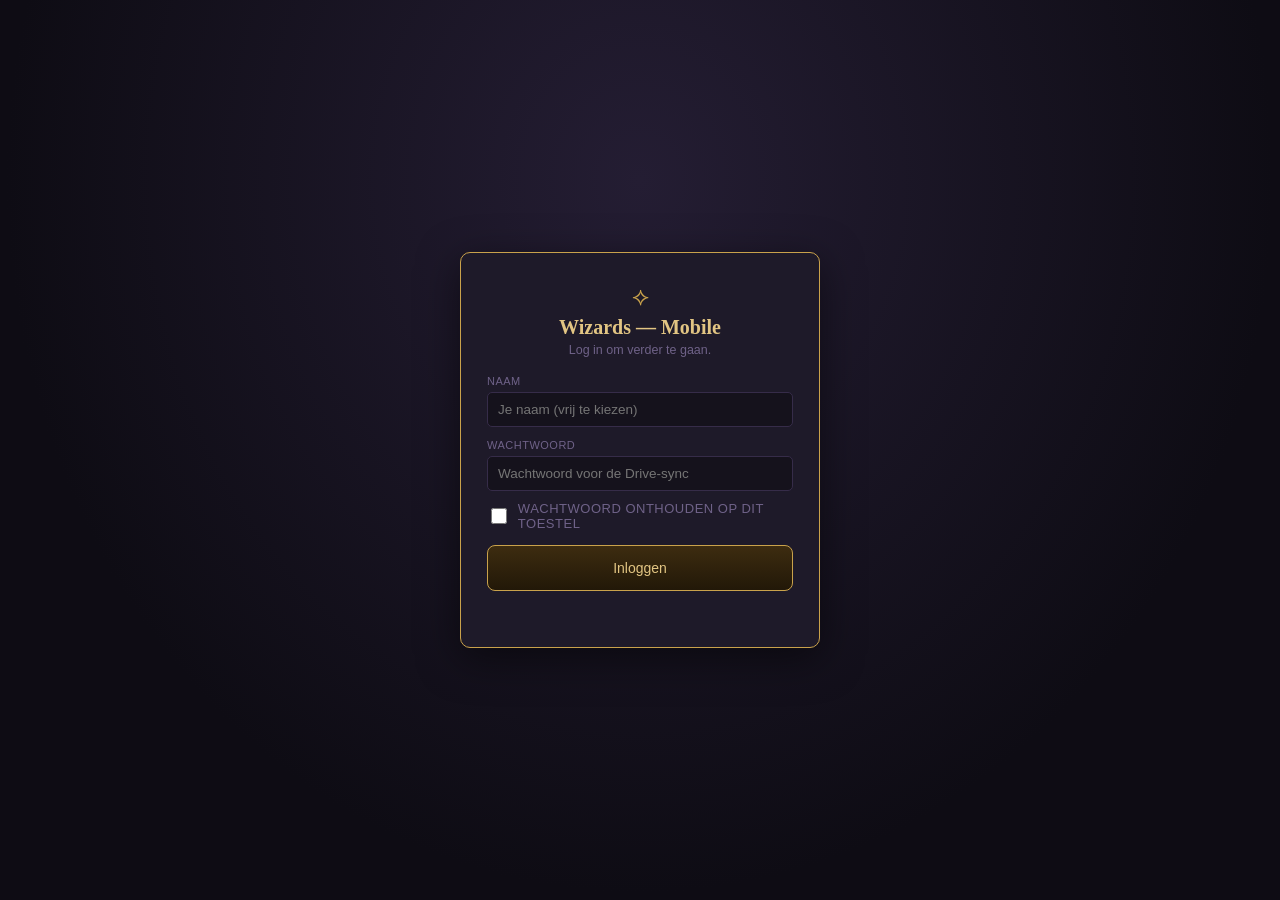
<file: Wizards_Mobile.html>
<!DOCTYPE html>
<html lang="nl">
<head>
<meta charset="UTF-8">
<meta name="viewport" content="width=device-width, initial-scale=1.0, viewport-fit=cover">
<meta name="theme-color" content="#15121c">
<title>Wizards — Mobile</title>

<!-- PWA: laat toe om als fullscreen app op het startscherm te zetten ("Toevoegen
     aan startscherm" in Chrome). Werkt enkel wanneer dit bestand over https
     (of localhost) gehost wordt — file:// ondersteunt geen manifest/serviceworker. -->
<link rel="manifest" href="manifest.webmanifest">
<link rel="icon" href="icons/icon.svg" type="image/svg+xml">
<meta name="mobile-web-app-capable" content="yes">
<meta name="apple-mobile-web-app-capable" content="yes">
<meta name="apple-mobile-web-app-status-bar-style" content="black-translucent">
<meta name="apple-mobile-web-app-title" content="Wizards">

<link rel="stylesheet" href="shared/login-overlay.css">
<link rel="stylesheet" href="shared/card-render.css">
<link rel="stylesheet" href="shared/hat-avatar.css">
<style>
  :root{
    --bg: #15121c;
    --bg-vignette: radial-gradient(ellipse at 50% -10%, #241d33 0%, #15121c 55%);
    --panel: #1e1a29;
    --panel-2: #241f33;
    --border: #362c49;
    --border-soft: #2a2338;
    --ink-light: #d9d2e8;
    --ink-muted: #9788b3;
    --ink-dim: #6f6288;
    --gold: #c9a24b;
    --gold-soft: #e2c583;
    --parchment: #efe6d1;
    --parchment-dark: #e2d5b5;
    --parchment-ink: #2c2318;
    --parchment-chip: #b7a578;
    --parchment-chip-border: #8f7d4f;

    --c-wizard: #3d5a80;
    --c-manifestation: #3f6b4a;
    --c-incantation: #9c3b4f;
    --c-hex: #5b4b8a;
    --c-destiny: #b8933a;
    --c-burden: #5c4a3a;

    --t-fire: #c1462b;
    --t-earth: #6b5636;
    --t-water: #2f6f8f;
    --t-sky: #6fa8c9;
    --t-shadow: #4a3a5c;
    --t-light: #b9a666;

    --font-display: Georgia, 'Iowan Old Style', 'Palatino Linotype', 'Book Antiqua', serif;
    --font-ui: -apple-system, BlinkMacSystemFont, 'Segoe UI', Roboto, Helvetica, Arial, sans-serif;
    --font-mono: 'SF Mono', Consolas, Monaco, monospace;

    --safe-top: env(safe-area-inset-top, 0px);
    --safe-bottom: env(safe-area-inset-bottom, 0px);
    --tap: 46px;
  }

  *{ box-sizing:border-box; -webkit-tap-highlight-color: transparent; }
  html,body{ height:100%; overscroll-behavior-y: none; }
  body{
    margin:0; background: var(--bg-vignette); color: var(--ink-light);
    font-family: var(--font-ui); font-size:16px; min-height:100vh;
    padding-bottom: calc(64px + var(--safe-bottom));
    -webkit-user-select:none; user-select:none;
  }
  input, textarea{ -webkit-user-select:text; user-select:text; }
  button{ font-family:inherit; -webkit-user-select:none; }

  /* generic buttons */
  .btn{
    font-family: var(--font-ui); font-size:14px; background: var(--panel-2);
    color: var(--ink-light); border:1px solid var(--border); padding:11px 14px;
    border-radius:8px; cursor:pointer; min-height:var(--tap);
    display:inline-flex; align-items:center; justify-content:center; gap:6px;
  }
  .btn:active{ background:#2a2338; }
  .btn.primary{ background: linear-gradient(180deg,#3d2c10,#221808); border-color: var(--gold); color: var(--gold-soft); }
  .btn.danger{ color:#e79aaa; border-color:#5c2c38; }
  .btn.block{ width:100%; }
  .btn.small{ min-height:38px; padding:7px 12px; font-size:12.5px; }
  .btn:disabled{ opacity:.35; }
  .btn.file-btn{ position:relative; overflow:hidden; }
  .btn.file-btn input[type=file]{ position:absolute; inset:0; opacity:0; cursor:pointer; }

  /* ---------- Top bar ---------- */
  #topbar{
    position:sticky; top:0; z-index:50;
    padding: calc(10px + var(--safe-top)) 14px 10px;
    background: linear-gradient(180deg, #1c1728, #171224);
    border-bottom:1px solid var(--border);
    display:flex; align-items:center; gap:10px;
  }
  #topbar .app-title{ font-family: var(--font-display); font-size:16.5px; color: var(--gold-soft); flex:1; min-width:0; white-space:nowrap; overflow:hidden; text-overflow:ellipsis; }
  #topbar .icon-btn{
    position:relative;
    width:var(--tap); height:var(--tap); border-radius:50%; flex-shrink:0;
    background: var(--panel-2); border:1px solid var(--border); color: var(--ink-light);
    display:flex; align-items:center; justify-content:center; font-size:18px; cursor:pointer;
  }
  #topbar .icon-btn:active{ border-color: var(--gold); }
  #sync-pending-dot{
    position:absolute; top:3px; right:3px; width:10px; height:10px; border-radius:50%;
    background: var(--gold); border:1.5px solid var(--bg); display:none;
  }
  #drive-user-label{ display:flex; align-items:center; flex-shrink:0; }
  #drive-status-mini{ font-size:10.5px; color: var(--ink-dim); position:absolute; top:2px; right:14px; }

  /* ---------- Bottom nav ---------- */
  #bottom-nav{
    position:fixed; left:0; right:0; bottom:0; z-index:60;
    display:flex; background:#191423; border-top:1px solid var(--border);
    padding-bottom: var(--safe-bottom);
  }
  #bottom-nav .nav-btn{
    flex:1; display:flex; flex-direction:column; align-items:center; justify-content:center;
    gap:2px; padding:9px 4px 8px; background:none; border:none; color: var(--ink-dim);
    font-size:10.5px; cursor:pointer; min-height:60px;
  }
  #bottom-nav .nav-btn .nav-icon{ font-size:21px; line-height:1; }
  #bottom-nav .nav-btn.active{ color: var(--gold-soft); }
  #bottom-nav .nav-btn.active .nav-icon{ filter: drop-shadow(0 0 6px rgba(201,162,75,0.5)); }
  #bottom-nav .nav-badge{
    position:absolute; margin-left:14px; margin-top:-2px; background: var(--gold); color:#221808;
    font-size:9px; font-weight:700; border-radius:8px; padding:1px 5px; min-width:14px; text-align:center;
  }

  main{ padding: 12px 14px 24px; }
  .view{ display:none; }
  .view.active{ display:block; }

  /* ---------- Collectie tab ---------- */
  #col-search-row{ display:flex; gap:8px; margin-bottom:10px; position:sticky; top:53px; z-index:30; background: var(--bg); padding:6px 0; }
  #col-search-row input{
    flex:1; min-width:0; background: var(--panel); border:1px solid var(--border); color: var(--ink-light);
    padding:11px 12px; border-radius:8px; font-size:15px; min-height:var(--tap);
  }
  #col-search-row .icon-btn{
    width:var(--tap); height:var(--tap); border-radius:8px; flex-shrink:0; position:relative;
    background: var(--panel-2); border:1px solid var(--border); color: var(--ink-light);
    display:flex; align-items:center; justify-content:center; font-size:18px; cursor:pointer;
  }
  #col-search-row .icon-btn.filters-active{ border-color: var(--gold); color: var(--gold-soft); }
  #col-filter-dot{
    position:absolute; top:6px; right:6px; width:8px; height:8px; border-radius:50%;
    background: var(--gold); display:none;
  }

  #col-count{ font-size:12px; color: var(--ink-dim); margin: 0 0 10px; }

  #col-list{ display:flex; flex-direction:column; gap:8px; }
  .card-row{
    display:flex; align-items:center; gap:10px;
    background: var(--panel); border:1px solid var(--border); border-radius:10px;
    padding:9px 10px; cursor:pointer; min-height:60px;
  }
  .card-row:active{ border-color: var(--gold); background:#241f33; }
  .card-row .row-swatch{ width:11px; height:11px; border-radius:50%; flex-shrink:0; }
  .card-row .row-text{ flex:1; min-width:0; }
  .card-row .row-name{ font-size:15px; color: var(--ink-light); white-space:nowrap; overflow:hidden; text-overflow:ellipsis; font-family: var(--font-display); }
  .card-row .row-meta{ font-size:11.5px; color: var(--ink-dim); text-transform:uppercase; letter-spacing:0.4px; margin-top:2px; white-space:nowrap; overflow:hidden; text-overflow:ellipsis; }
  .card-row .row-status{ font-size:10px; padding:3px 7px; border-radius:9px; border:1px solid var(--border); color: var(--ink-dim); flex-shrink:0; }
  #col-empty{ padding:50px 16px; text-align:center; color: var(--ink-dim); font-size:14px; line-height:1.6; }

  /* ---------- Bottom sheet (generic) ---------- */
  .sheet-backdrop{
    position:fixed; inset:0; background: rgba(10,8,15,0.6); z-index:200;
    opacity:0; pointer-events:none; transition: opacity .18s;
  }
  .sheet-backdrop.show{ opacity:1; pointer-events:auto; }
  .sheet{
    position:fixed; left:0; right:0; bottom:0; z-index:201;
    background: var(--panel); border-top:1px solid var(--gold);
    border-radius:16px 16px 0 0; max-height:88vh; overflow-y:auto;
    transform: translateY(100%); transition: transform .22s ease-out;
    padding: 10px 16px calc(18px + var(--safe-bottom));
    box-shadow: 0 -10px 30px rgba(0,0,0,0.5);
  }
  .sheet.show{ transform: translateY(0); }
  .sheet-handle{ width:38px; height:4px; background: var(--border); border-radius:3px; margin: 4px auto 12px; }
  .sheet-title{ font-family: var(--font-display); font-size:16px; color: var(--gold-soft); margin-bottom:12px; display:flex; align-items:center; justify-content:space-between; }
  .sheet-title .sheet-close{ background:none; border:none; color: var(--ink-dim); font-size:20px; cursor:pointer; padding:4px 8px; }

  /* Filter sheet */
  .filter-field{ margin-bottom:14px; }
  .filter-field label{ display:block; font-size:11px; text-transform:uppercase; letter-spacing:0.6px; color: var(--ink-dim); margin-bottom:6px; }
  .filter-field select{
    width:100%; background: var(--bg); border:1px solid var(--border); color: var(--ink-light);
    padding:11px 10px; border-radius:8px; font-size:15px; min-height:var(--tap);
  }
  .filter-actions{ display:flex; gap:8px; margin-top:6px; position:sticky; bottom:0; background:var(--panel); padding-top:8px; }

  /* Card detail sheet */
  #detail-preview-mount{ display:flex; justify-content:center; margin-bottom:14px; }
  #detail-preview-mount .card-frame{ transform: scale(0.92); transform-origin: top center; }
  .detail-actions{ display:flex; flex-direction:column; gap:8px; }
  .detail-actions-row{ display:flex; gap:8px; }
  .detail-actions-row .btn{ flex:1; }
  .detail-meta{ font-size:11.5px; color: var(--ink-dim); text-align:center; margin: 4px 0 14px; line-height:1.5; }

  /* ---------- Editor tab ---------- */
  #editor-empty{ text-align:center; color: var(--ink-dim); padding:60px 20px; font-size:14.5px; line-height:1.7; }
  #editor-empty .btn{ margin-top:16px; }

  #editor-preview-strip{
    display:flex; align-items:center; gap:12px; background: var(--panel);
    border:1px solid var(--border); border-radius:10px; padding:10px; margin-bottom:14px; cursor:pointer;
  }
  #editor-preview-strip .strip-close{
    width:34px; height:34px; flex-shrink:0; border-radius:50%; background: var(--panel-2);
    border:1px solid var(--border); color: var(--ink-light); font-size:16px; cursor:pointer;
    display:flex; align-items:center; justify-content:center;
  }
  #editor-preview-strip .strip-close:active{ border-color: var(--gold); }
  #editor-preview-strip .strip-thumb{ width:52px; height:73px; border-radius:5px; overflow:hidden; flex-shrink:0; background: var(--panel-2); display:flex; align-items:center; justify-content:center; }
  #editor-preview-strip .strip-thumb .card-frame{ transform: scale(0.148); transform-origin: top left; width:352px; }
  #editor-preview-strip .strip-text{ flex:1; min-width:0; }
  #editor-preview-strip .strip-name{ font-family: var(--font-display); font-size:15.5px; color: var(--gold-soft); white-space:nowrap; overflow:hidden; text-overflow:ellipsis; }
  #editor-preview-strip .strip-hint{ font-size:11.5px; color: var(--ink-dim); margin-top:2px; }
  #editor-preview-strip .strip-eye{ font-size:20px; flex-shrink:0; color: var(--ink-dim); }

  .accordion{ border:1px solid var(--border); border-radius:10px; margin-bottom:10px; overflow:hidden; background: var(--panel); }
  .accordion-head{
    display:flex; align-items:center; justify-content:space-between; padding:13px 14px;
    cursor:pointer; min-height:var(--tap); background: var(--panel-2);
  }
  .accordion-head .ah-title{ font-size:11.5px; text-transform:uppercase; letter-spacing:0.8px; color: var(--gold); }
  .accordion-head .ah-chevron{ color: var(--ink-dim); font-size:13px; transition: transform .15s; }
  .accordion.open .ah-chevron{ transform: rotate(90deg); }
  .accordion-body{ display:none; padding:14px; }
  .accordion.open .accordion-body{ display:block; }

  .field{ margin-bottom:14px; }
  .field:last-child{ margin-bottom:0; }
  .field label{ display:block; font-size:11px; text-transform:uppercase; letter-spacing:0.5px; color: var(--ink-dim); margin-bottom:6px; }
  .field input[type=text], .field input[type=number], .field select, .field textarea{
    width:100%; background: var(--bg); border:1px solid var(--border); color: var(--ink-light);
    padding:12px 12px; border-radius:8px; font-size:16px; font-family: var(--font-ui); min-height:var(--tap);
  }
  .field input:focus, .field select:focus, .field textarea:focus{ outline:none; border-color: var(--gold); }
  .field textarea{ resize:vertical; line-height:1.5; min-height:80px; }
  #f-name{ font-family: var(--font-display); font-size:17px; }

  .field-2col{ display:grid; grid-template-columns:1fr 1fr; gap:10px; }

  /* number steppers */
  .stepper{ display:flex; align-items:center; gap:0; border:1px solid var(--border); border-radius:8px; overflow:hidden; background: var(--bg); }
  .stepper button{
    width:44px; height:44px; flex-shrink:0; background: var(--panel-2); border:none; color: var(--gold-soft);
    font-size:19px; cursor:pointer;
  }
  .stepper button:active{ background:#332b48; }
  .stepper input{
    flex:1; text-align:center; border:none; background:transparent; color: var(--ink-light);
    font-size:16px; padding:10px 2px; min-width:0; -moz-appearance:textfield;
  }
  .stepper input::-webkit-outer-spin-button, .stepper input::-webkit-inner-spin-button{ -webkit-appearance:none; margin:0; }
  .stepper-row{ display:grid; grid-template-columns:1fr; gap:10px; margin-bottom:12px; }
  .stepper-row:last-child{ margin-bottom:0; }
  .stepper-label{ font-size:11px; color: var(--ink-dim); display:flex; align-items:center; gap:5px; margin-bottom:6px; }

  .subtype-chip-row{ display:flex; flex-wrap:wrap; gap:8px; }
  .subtype-chip-row .subtype-chip{
    display:inline-flex; align-items:center; gap:6px; background: var(--bg); border:1px solid var(--border);
    border-radius:16px; padding:9px 14px; font-size:13.5px; color: var(--ink-muted); cursor:pointer; min-height:40px;
  }
  .subtype-chip-row .subtype-chip.checked{ border-color: var(--gold); color: var(--gold-soft); background:#2a2338; }
  .subtype-chip-row .subtype-chip input{ display:none; }
  .subtype-chip-row .subtype-chip-add{
    border-style:dashed; background:transparent; color: var(--ink-dim); font:inherit; cursor:pointer;
  }
  .subtype-new-input{ display:inline-flex; align-items:center; gap:6px; }
  .subtype-new-input input{
    background: var(--bg); border:1px solid var(--border); border-radius:16px;
    padding:9px 12px; font-size:13.5px; color: var(--ink); width:150px; min-height:40px;
  }
  .subtype-new-input button{
    background: var(--bg); border:1px solid var(--border); border-radius:16px;
    padding:8px 12px; cursor:pointer; color: var(--ink-muted); font-size:14px; min-height:40px;
  }
  .subtype-new-error{ font-size:11.5px; color:#e08a8a; margin-left:2px; flex-basis:100%; }

  .tag-chips{ display:flex; flex-wrap:wrap; gap:8px; margin-top:10px; }
  .tag-chip{
    display:inline-flex; align-items:center; gap:7px; background: var(--panel-2); border:1px solid var(--gold);
    color: var(--gold-soft); border-radius:16px; padding:7px 8px 7px 13px; font-size:13.5px;
  }
  .tag-chip button{ background:none; border:none; color: var(--ink-dim); cursor:pointer; font-size:16px; line-height:1; padding:2px; }

  #group-image{ display:flex; align-items:center; gap:12px; flex-wrap:wrap; }
  #img-preview-thumb{
    width:64px; height:64px; border-radius:8px; border:1px solid var(--border);
    background-size:cover; background-position:center; background-color: var(--panel-2); flex-shrink:0;
  }
  #group-image .img-btns{ display:flex; flex-direction:column; gap:8px; flex:1; min-width:140px; }

  #meta-info{ font-size:11.5px; color: var(--ink-dim); text-align:center; margin-top:10px; line-height:1.5; }

  .effect-row{ background: var(--bg); border:1px solid var(--border); border-radius:8px; padding:12px; margin-bottom:10px; }
  .effect-row-head{ display:flex; justify-content:space-between; align-items:center; margin-bottom:10px; }
  .effect-row-head .effect-index{ font-size:11px; text-transform:uppercase; letter-spacing:0.6px; color: var(--gold); }
  .effect-row-head button{ background:none; border:1px solid var(--border); color: var(--ink-dim); cursor:pointer; font-size:11.5px; padding:5px 10px; border-radius:6px; }
  .effect-fields{ display:grid; grid-template-columns:1fr 1fr; gap:10px; margin-bottom:10px; }
  .effect-fields .field{ margin-bottom:0; }
  .effect-row [hidden]{ display:none !important; }
  .effect-issues{ margin-bottom:10px; font-size:12.5px; line-height:1.4; color:#e0a040; }
  .effect-note{ margin-bottom:10px; font-size:12.5px; line-height:1.4; color: var(--ink-dim); }
  .effect-fields select, .effect-fields input{ font-size:14px; padding:10px; min-height:42px; }
  .automation-hint{ font-size:12px; color: var(--ink-dim); margin-bottom:12px; line-height:1.5; }

  /* Effecten: kosten-lijst (activated abilities) — zelfde model als cardbuilder.html,
     mobiele tap-maten (min-height ~40-44px). */
  .effect-costs-block{ display:flex; flex-direction:column; gap:10px; padding-top:10px; border-top:1px solid var(--border-soft); margin-top:2px; }
  .effect-costs-block .costs-label{ font-size:11px; text-transform:uppercase; letter-spacing:0.6px; color: var(--ink-dim); }
  .cost-row{ display:flex; align-items:center; gap:8px; }
  .cost-row select.cost-type{ flex:1; min-width:0; background: var(--panel); border:1px solid var(--border); color: var(--ink-light); padding:10px 8px; border-radius:6px; font-size:13.5px; min-height:42px; }
  .cost-row input.cost-value{ width:60px; flex-shrink:0; background: var(--panel); border:1px solid var(--border); color: var(--ink-light); padding:8px; border-radius:6px; text-align:center; min-height:42px; font-size:14px; }
  .cost-row button.btn-remove-cost{ background:none; border:1px solid var(--border); color: var(--ink-dim); cursor:pointer; font-size:12px; padding:8px 10px; border-radius:6px; min-height:42px; flex-shrink:0; }
  .btn-add-cost{ align-self:flex-start; background:none; border:1px solid var(--border); color: var(--ink-muted); cursor:pointer; font-size:12.5px; padding:9px 13px; border-radius:6px; min-height:42px; }
  .cost-empty-hint{ font-size:11.5px; color: var(--ink-dim); font-style:italic; }
  .ef-is-attack-label{ font-size:12px; color: var(--ink-dim); display:flex; align-items:center; gap:9px; margin-top:2px; min-height:40px; }
  .ef-is-attack-label input[type=checkbox]{ width:19px; height:19px; accent-color: var(--gold); flex-shrink:0; }

  /* editor sticky action bar */
  #editor-actionbar{
    position:sticky; bottom: calc(64px + var(--safe-bottom)); z-index:40;
    display:flex; gap:8px; padding:10px 0 2px; margin-top:6px;
    background: linear-gradient(0deg, var(--bg) 60%, transparent);
  }
  #editor-actionbar .btn{ flex:1; }

  /* ---------- Deck tab ---------- */
  #deck-select-row{ display:flex; gap:8px; margin-bottom:12px; }
  #deck-select-row select{
    flex:1; min-width:0; background: var(--panel); border:1px solid var(--border); color: var(--ink-light);
    padding:11px 10px; border-radius:8px; font-size:15px; min-height:var(--tap);
  }
  #deck-name-field{ margin-bottom:12px; }
  #deck-name-field input{
    width:100%; background: var(--panel); border:1px solid var(--border); color: var(--ink-light);
    padding:11px 12px; border-radius:8px; font-size:16px; font-family: var(--font-display); min-height:var(--tap);
  }
  .deck-toolbar{ display:flex; flex-wrap:wrap; gap:8px; margin-bottom:14px; }
  .deck-toolbar .btn{ flex:1 1 auto; }
  #deck-stats{ display:flex; flex-wrap:wrap; gap:7px; margin-bottom:14px; }
  .stat-pill{
    display:flex; align-items:center; gap:6px; background: var(--panel); border:1px solid var(--border);
    border-radius:14px; padding:5px 11px; font-size:12px;
  }
  .stat-pill .swatch{ width:8px; height:8px; border-radius:50%; flex-shrink:0; }
  .stat-pill b{ color: var(--ink-light); font-family: var(--font-mono); }
  .stat-pill.total{ border-color: var(--gold); color: var(--gold-soft); }

  .deck-card-row{
    display:flex; align-items:center; gap:10px; background: var(--panel); border:1px solid var(--border);
    border-radius:10px; padding:9px 10px; margin-bottom:8px;
  }
  .deck-card-row .dc-name{ flex:1; min-width:0; font-size:14.5px; white-space:nowrap; overflow:hidden; text-overflow:ellipsis; }
  .deck-card-row .dc-qty-ctrl{ display:flex; align-items:center; gap:0; border:1px solid var(--border); border-radius:7px; overflow:hidden; }
  .deck-card-row .dc-qty-ctrl button{ width:36px; height:36px; background: var(--panel-2); border:none; color: var(--gold-soft); font-size:16px; cursor:pointer; }
  .deck-card-row .dc-qty-ctrl span{ width:28px; text-align:center; font-family: var(--font-mono); font-size:14px; }
  #deck-empty, #deck-list-empty{ text-align:center; color: var(--ink-dim); padding:40px 16px; font-size:14px; line-height:1.6; }

  /* Toast */
  #toast{
    position:fixed; left:50%; bottom: calc(78px + var(--safe-bottom)); transform: translateX(-50%) translateY(10px);
    background: var(--panel); border:1px solid var(--gold); color: var(--gold-soft);
    padding:11px 18px; border-radius:20px; font-size:13.5px; box-shadow:0 8px 22px rgba(0,0,0,0.5);
    opacity:0; pointer-events:none; transition: opacity .18s, transform .18s; z-index:300; max-width:88vw; text-align:center;
  }
  #toast.show{ opacity:1; transform: translateX(-50%) translateY(0); }

  #autosave-banner{
    background:#2a2338; border:1px solid var(--gold); color: var(--ink-light);
    padding:11px 14px; font-size:12.5px; display:flex; gap:10px; align-items:center; flex-wrap:wrap;
    margin: 10px 14px 0; border-radius:8px;
  }
  #autosave-banner button{ background:none; border:1px solid var(--border); color:var(--ink-light); border-radius:6px; padding:7px 11px; cursor:pointer; font-size:12px; min-height:36px; }

  /* Sync sheet */
  .sync-grid{ display:grid; grid-template-columns:1fr 1fr; gap:10px; margin-bottom:10px; }
  .sync-grid .btn{ flex-direction:column; gap:4px; padding:14px 8px; font-size:12.5px; text-align:center; line-height:1.3; }
  .sync-grid .btn .sg-icon{ font-size:22px; }
  #sync-status-line{ font-size:12.5px; color: var(--ink-dim); text-align:center; margin: 4px 0 14px; line-height:1.5; }

  @media (min-width: 620px){
    main{ max-width:560px; margin:0 auto; }
    #topbar > div, #bottom-nav{ max-width:620px; margin:0 auto; }
    .sheet{ max-width:620px; margin:0 auto; }
  }
</style>
</head>
<body>

<div id="login-overlay">
  <div class="login-card">
    <div class="login-sigil">⟡</div>
    <h2>Wizards — Mobile</h2>
    <p class="login-sub">Log in om verder te gaan.</p>

    <div id="login-form-fields">
      <label for="login-username">Naam</label>
      <input type="text" id="login-username" placeholder="Je naam (vrij te kiezen)" autocomplete="off">
      <label for="login-password">Wachtwoord</label>
      <input type="password" id="login-password" placeholder="Wachtwoord voor de Drive-sync" autocomplete="off">
      <label style="display:flex; align-items:center; gap:8px; font-size:13px; margin:10px 0 0; cursor:pointer;">
        <input type="checkbox" id="login-remember" style="width:18px;height:18px;"> Wachtwoord onthouden op dit toestel
      </label>
      <button class="btn primary block" id="btn-login" style="margin-top:14px;">Inloggen</button>
      <a href="#" id="btn-login-forget" style="display:none; font-size:12px; color:var(--ink-dim); margin-top:10px;">Onthouden wachtwoord vergeten</a>
    </div>

    <div id="login-status"></div>

    <div id="login-lastedit" style="display:none;">
      <p id="login-lastedit-text"></p>
      <button class="btn primary block" id="btn-login-continue">Verdergaan</button>
    </div>
  </div>
</div>

<div id="app" style="display:none;">

  <div id="topbar">
    <button class="icon-btn" id="btn-open-sync" title="Synchroniseren (laden én opslaan)">🔄<span id="sync-pending-dot"></span></button>
    <div class="app-title">Wizards</div>
    <span id="drive-user-label"></span>
  </div>

  <div id="autosave-banner" style="display:none;">
    <span>Niet-opgeslagen sessie gevonden.</span>
    <button id="btn-restore">Herstellen</button>
    <button id="btn-dismiss-autosave">Negeren</button>
  </div>

  <main>
    <!-- ===================== COLLECTIE ===================== -->
    <section id="view-collectie" class="view active">
      <div id="col-search-row">
        <input type="text" id="col-search" placeholder="Zoek kaarten…">
        <button class="icon-btn" id="btn-open-filters">🔍<span id="col-filter-dot"></span></button>
      </div>
      <div id="col-count"></div>
      <div id="col-list"></div>
      <div id="col-empty" style="display:none;">Nog geen kaarten in de collectie.<br>Maak er een aan via het tabblad "Editor".</div>
    </section>

    <!-- ===================== EDITOR ===================== -->
    <section id="view-editor" class="view">
      <div id="editor-empty">
        Selecteer een kaart in de Collectie, of maak een nieuwe kaart aan.
        <br>
        <button class="btn primary" id="btn-new-from-empty">🪄 Nieuwe kaart</button>
      </div>

      <div id="editor-content" style="display:none;">
        <div id="editor-preview-strip">
          <button type="button" class="strip-close" id="btn-editor-close" title="Terug naar vorig scherm">✕</button>
          <div class="strip-thumb"><div id="strip-preview-mount"></div></div>
          <div class="strip-text">
            <div class="strip-name" id="strip-name">—</div>
            <div class="strip-hint">Tik om volledig voorbeeld te bekijken</div>
          </div>
          <div class="strip-eye">👁</div>
        </div>

        <form id="card-form" autocomplete="off">

          <div class="accordion open" data-acc="basis">
            <div class="accordion-head"><span class="ah-title">Basis</span><span class="ah-chevron">›</span></div>
            <div class="accordion-body">
              <div class="field">
                <label for="f-name">Naam</label>
                <input type="text" id="f-name" placeholder="Kaartnaam">
              </div>
              <div class="field">
                <label for="f-type">Kaarttype</label>
                <select id="f-type">
                  <option value="Wizard">Wizard</option>
                  <option value="Manifestation">Manifestation</option>
                  <option value="Incantation">Incantation</option>
                  <option value="Hex">Hex</option>
                  <option value="Destiny">Destiny</option>
                  <option value="Burden">Burden</option>
                </select>
              </div>
              <div class="field-2col">
                <div class="field" id="group-theme">
                  <label for="f-theme">Theme</label>
                  <select id="f-theme">
                    <option value="">— geen —</option>
                    <option value="Fire">Fire</option>
                    <option value="Earth">Earth</option>
                    <option value="Water">Water</option>
                    <option value="Sky">Sky</option>
                    <option value="Shadow">Shadow</option>
                    <option value="Light">Light</option>
                  </select>
                </div>
                <div class="field" id="group-location">
                  <label for="f-location">Location</label>
                  <select id="f-location">
                    <option value="">— geen —</option>
                    <option value="The Citadel">The Citadel</option>
                    <option value="The Harbour">The Harbour</option>
                    <option value="The Barrow">The Barrow</option>
                    <option value="The Maw">The Maw</option>
                    <option value="The Wildwood">The Wildwood</option>
                    <option value="The Observatory">The Observatory</option>
                  </select>
                </div>
              </div>
              <div class="field">
                <label for="f-phase">Fase</label>
                <select id="f-phase">
                  <option value="">— geen —</option>
                  <option value="Starter">Starter</option>
                  <option value="Apprentice">Apprentice</option>
                  <option value="Journeyman">Journeyman</option>
                  <option value="Master">Master</option>
                </select>
              </div>
              <div class="field" id="group-subtypes-row">
                <label>Subtypes (maak er zelf eentje bij met de +knop)</label>
                <div id="group-subtypes" class="subtype-chip-row"></div>
              </div>
            </div>
          </div>

          <div class="accordion open" data-acc="kosten">
            <div class="accordion-head"><span class="ah-title">Kosten &amp; Stats</span><span class="ah-chevron">›</span></div>
            <div class="accordion-body">
              <div id="group-cost-fields">
                <div class="stepper-row">
                  <div>
                    <div class="stepper-label">⚡ Action</div>
                    <div class="stepper">
                      <button type="button" data-step="f-actionCost" data-dir="-1">−</button>
                      <input type="number" id="f-actionCost" min="0" step="1" value="0" inputmode="numeric">
                      <button type="button" data-step="f-actionCost" data-dir="1">+</button>
                    </div>
                  </div>
                  <div>
                    <div class="stepper-label">🔥 Spite</div>
                    <div class="stepper">
                      <button type="button" data-step="f-spiteCost" data-dir="-1">−</button>
                      <input type="number" id="f-spiteCost" min="0" step="1" value="0" inputmode="numeric">
                      <button type="button" data-step="f-spiteCost" data-dir="1">+</button>
                    </div>
                  </div>
                </div>
              </div>
              <div id="group-stats-fields">
                <div class="stepper-row" style="grid-template-columns:1fr;">
                  <div>
                    <div class="stepper-label">🛡️ Body</div>
                    <div class="stepper">
                      <button type="button" data-step="f-body" data-dir="-1">−</button>
                      <input type="number" id="f-body" placeholder="—" inputmode="numeric">
                      <button type="button" data-step="f-body" data-dir="1">+</button>
                    </div>
                  </div>
                </div>
                <div class="stepper-row">
                  <div>
                    <div class="stepper-label">🧠 Mind</div>
                    <div class="stepper">
                      <button type="button" data-step="f-mind" data-dir="-1">−</button>
                      <input type="number" id="f-mind" placeholder="—" inputmode="numeric">
                      <button type="button" data-step="f-mind" data-dir="1">+</button>
                    </div>
                  </div>
                  <div>
                    <div class="stepper-label">👻 Soul</div>
                    <div class="stepper">
                      <button type="button" data-step="f-soul" data-dir="-1">−</button>
                      <input type="number" id="f-soul" placeholder="—" inputmode="numeric">
                      <button type="button" data-step="f-soul" data-dir="1">+</button>
                    </div>
                  </div>
                </div>
                <div class="stepper-row" style="grid-template-columns:1fr;">
                  <div>
                    <div class="stepper-label" title="Elke in-play kaart heeft Slumber, ook zonder printed waarde (dan 0). Bepaalt hoeveel tijdtellers ze krijgt bij het exhausten.">💤 Slumber</div>
                    <div class="stepper">
                      <button type="button" data-step="f-slumber" data-dir="-1">−</button>
                      <input type="number" id="f-slumber" min="0" step="1" value="0" inputmode="numeric">
                      <button type="button" data-step="f-slumber" data-dir="1">+</button>
                    </div>
                  </div>
                </div>
              </div>
            </div>
          </div>

          <div class="accordion open" data-acc="tekst">
            <div class="accordion-head"><span class="ah-title">Kaarttekst</span><span class="ah-chevron">›</span></div>
            <div class="accordion-body">
              <div class="field">
                <label for="f-gameText">Game text</label>
                <textarea id="f-gameText" rows="5" placeholder="Bv. Slumber 2. Wanneer deze kaart Exhaust raakt…"></textarea>
              </div>
              <div class="field">
                <label for="f-flavorText">Flavor text</label>
                <textarea id="f-flavorText" rows="2" placeholder="Sfeertekst (optioneel)"></textarea>
              </div>
            </div>
          </div>

          <div class="accordion" data-acc="beeld">
            <div class="accordion-head"><span class="ah-title">Kaartbeeld</span><span class="ah-chevron">›</span></div>
            <div class="accordion-body">
              <div id="group-image">
                <div id="img-preview-thumb"></div>
                <div class="img-btns">
                  <button type="button" class="btn small file-btn">📷 Foto / kies afbeelding…
                    <input type="file" id="f-image" accept="image/*">
                  </button>
                  <button type="button" class="btn small" id="btn-remove-image">Verwijder afbeelding</button>
                </div>
              </div>
            </div>
          </div>

          <div class="accordion" data-acc="tags">
            <div class="accordion-head"><span class="ah-title">Tags &amp; Metadata</span><span class="ah-chevron">›</span></div>
            <div class="accordion-body">
              <div class="field">
                <label for="f-status">Status</label>
                <select id="f-status">
                  <option value="In Design">In Design</option>
                  <option value="Playtesting">Playtesting</option>
                  <option value="Balancing">Balancing</option>
                  <option value="Afgewerkt">Afgewerkt</option>
                  <option value="Archived">Archived</option>
                </select>
              </div>
              <div class="field">
                <label for="f-createdBy">Ontworpen door</label>
                <input type="text" id="f-createdBy" placeholder="naam van de ontwerper">
              </div>
              <div class="field">
                <label for="f-tag-input">Tags (Enter om toe te voegen)</label>
                <input type="text" id="f-tag-input" list="tag-suggestions" placeholder="bv. playtest-v1, nerf-kandidaat…">
                <datalist id="tag-suggestions"></datalist>
                <div id="tag-chips" class="tag-chips"></div>
              </div>
              <div id="meta-info"></div>
            </div>
          </div>

          <div class="accordion" data-acc="automatisatie">
            <div class="accordion-head"><span class="ah-title">Automatisatie — arena &amp; draft</span><span class="ah-chevron">›</span></div>
            <div class="accordion-body">
              <div class="automation-hint">Deze velden sturen de regel-engine / draft-tool aan. Ze staan nooit op de kaart zelf.</div>
              <div class="field">
                <label for="f-rarity">Rarity</label>
                <select id="f-rarity">
                  <option value="">— geen —</option>
                  <option value="Common">Common</option>
                  <option value="Uncommon">Uncommon</option>
                  <option value="Rare">Rare</option>
                  <option value="Signature">Signature</option>
                </select>
              </div>
              <div class="field">
                <label style="display:flex; align-items:center; gap:10px; text-transform:none; cursor:pointer;">
                  <input type="checkbox" id="f-draftLegal" style="width:19px; height:19px; accent-color:var(--gold);">
                  Draft-legal (mag in booster-packs)
                </label>
              </div>
              <div class="field">
                <label>Effecten</label>
                <div id="effects-list"></div>
                <button type="button" class="btn small block" id="btn-add-effect">+ Effect toevoegen</button>
              </div>
            </div>
          </div>

          <div class="accordion" data-acc="notities">
            <div class="accordion-head"><span class="ah-title">Ontwerpnotities</span><span class="ah-chevron">›</span></div>
            <div class="accordion-body">
              <div class="field">
                <label for="f-notes">Interne notities</label>
                <textarea id="f-notes" rows="3" placeholder="Design-overwegingen, twijfels, TODO's…"></textarea>
              </div>
            </div>
          </div>

        </form>

        <div id="editor-actionbar">
          <button class="btn small" id="btn-duplicate-current">⧉ Dupliceer</button>
          <button class="btn small danger" id="btn-delete-current">🗑 Verwijder</button>
          <button class="btn small primary" id="btn-new-from-editor">🪄 Nieuw</button>
        </div>
      </div>
    </section>

    <!-- ===================== DECK ===================== -->
    <section id="view-deck" class="view">
      <div id="deck-select-row">
        <select id="deck-select"></select>
        <button class="icon-btn" id="btn-new-deck" title="Nieuw deck">➕</button>
      </div>
      <div id="deck-empty" style="display:none;">Nog geen decks. Tik op ➕ om te beginnen.</div>
      <div id="deck-content" style="display:none;">
        <div id="deck-name-field">
          <input type="text" id="deck-panel-name" placeholder="Docknaam">
        </div>
        <div class="deck-toolbar">
          <button class="btn small" id="btn-duplicate-deck">⧉ Dupliceer</button>
          <button class="btn small danger" id="btn-delete-deck">🗑 Verwijder</button>
          <button class="btn small" id="btn-export-deck">⬇ Export</button>
          <button class="btn small file-btn" id="btn-import-deck-wrap">⬆ Import
            <input type="file" id="deck-import-file" accept="application/json,.json">
          </button>
        </div>
        <div id="deck-stats"></div>
        <div id="deck-list"></div>
        <div id="deck-list-empty" style="display:none;">Nog geen kaarten in dit deck. Voeg kaarten toe via het kaart-detail in de Collectie.</div>
      </div>
    </section>
  </main>

  <div id="bottom-nav">
    <button class="nav-btn active" data-view="collectie"><span class="nav-icon">🗂️</span>Collectie</button>
    <button class="nav-btn" data-view="editor"><span class="nav-icon">✏️</span>Editor</button>
    <button class="nav-btn" data-view="deck"><span class="nav-icon">🎴</span>Deck</button>
  </div>

</div>

<!-- ===================== SHEETS ===================== -->
<div class="sheet-backdrop" id="sheet-backdrop"></div>

<div class="sheet" id="sheet-filters">
  <div class="sheet-handle"></div>
  <div class="sheet-title">Filters &amp; sorteren <button class="sheet-close" data-close-sheet>×</button></div>
  <div class="filter-field"><label for="col-filter-type">Type</label><select id="col-filter-type"><option value="">Alle</option></select></div>
  <div class="filter-field"><label for="col-filter-theme">Theme</label><select id="col-filter-theme"><option value="">Alle</option></select></div>
  <div class="filter-field"><label for="col-filter-location">Location</label><select id="col-filter-location"><option value="">Alle</option></select></div>
  <div class="filter-field"><label for="col-filter-tag">Tag</label><select id="col-filter-tag"><option value="">Alle</option></select></div>
  <div class="filter-field"><label for="col-filter-phase">Fase</label><select id="col-filter-phase"><option value="">Alle</option></select></div>
  <div class="filter-field"><label for="col-filter-status">Status</label><select id="col-filter-status"><option value="">Alle</option></select></div>
  <div class="filter-field"><label for="col-filter-createdBy">Ontworpen door</label><select id="col-filter-createdBy"><option value="">Alle</option></select></div>
  <div class="filter-field">
    <label for="col-sort">Sorteer</label>
    <select id="col-sort">
      <option value="name-asc">Naam (A–Z)</option>
      <option value="name-desc">Naam (Z–A)</option>
      <option value="type">Type</option>
      <option value="theme">Theme</option>
      <option value="location">Location</option>
      <option value="phase">Fase</option>
      <option value="status">Status</option>
      <option value="createdBy">Ontworpen door</option>
      <option value="lastUpdated-desc">Laatst gewijzigd (nieuw eerst)</option>
      <option value="firstCreated-desc">Aangemaakt (nieuw eerst)</option>
      <option value="actionCost">Action-kost</option>
      <option value="spiteCost">Spite-kost</option>
      <option value="body">Body</option>
      <option value="mind">Mind</option>
      <option value="soul">Soul</option>
    </select>
  </div>
  <div class="filter-actions">
    <button class="btn block" id="btn-reset-filters">Reset filters</button>
    <button class="btn primary block" data-close-sheet>Toepassen</button>
  </div>
</div>

<div class="sheet" id="sheet-detail">
  <div class="sheet-handle"></div>
  <div class="sheet-title"><span id="detail-title-text">Kaart</span><button class="sheet-close" data-close-sheet>×</button></div>
  <div id="detail-preview-mount"></div>
  <div class="detail-meta" id="detail-meta"></div>
  <div class="detail-actions">
    <div class="detail-actions-row">
      <button class="btn primary" id="btn-detail-edit">✏️ Bewerken</button>
      <button class="btn" id="btn-detail-deck">➕ Aan deck</button>
    </div>
    <div class="detail-actions-row">
      <button class="btn small" id="btn-detail-duplicate">⧉ Dupliceer</button>
      <button class="btn small danger" id="btn-detail-delete">🗑 Verwijder</button>
    </div>
  </div>
</div>

<div class="sheet" id="sheet-preview">
  <div class="sheet-handle"></div>
  <div class="sheet-title">Voorbeeld <button class="sheet-close" data-close-sheet>×</button></div>
  <div id="full-preview-mount" style="display:flex; justify-content:center; padding-bottom:10px;"></div>
</div>

<div class="sheet" id="sheet-sync">
  <div class="sheet-handle"></div>
  <div class="sheet-title">Synchroniseren <button class="sheet-close" data-close-sheet>×</button></div>
  <div id="sync-status-line"></div>
  <div class="sync-grid">
    <button class="btn primary" id="btn-drive-save"><span class="sg-icon">⬆️</span>Opslaan naar Drive</button>
    <button class="btn" id="btn-drive-load"><span class="sg-icon">⬇️</span>Laden vanuit Drive</button>
    <button class="btn" id="btn-drive-merge"><span class="sg-icon">🔀</span>Samenvoegen</button>
    <button class="btn" id="btn-local-save"><span class="sg-icon">💾</span>Lokaal opslaan</button>
  </div>
  <button class="btn block file-btn" id="btn-local-load-wrap" style="margin-bottom:14px;">📁 Lokaal .json laden…
    <input type="file" id="local-load-file" accept="application/json,.json" multiple>
  </button>
  <button class="btn block danger" id="btn-logout">Uitloggen</button>
</div>

<div id="toast"></div>

<script src="shared/card-data.js"></script>
<script src="shared/card-render.js"></script>
<script src="shared/card-filters.js"></script>
<script src="shared/hat-avatar.js"></script>
<script src="shared/drive-auth.js"></script>
<script>
(function(){
  "use strict";

  const STORAGE_KEY = "wizards_mobile_autosave_v1";
  const DECKS_STORAGE_KEY = "wizards_decks_v1";
  const ACTIVE_DECK_KEY = "wizards_active_deck_v1";

  let collection = [];
  let currentId = null;
  // Vrij toegevoegde subtypes (spec sectie 6), Drive-gesynchroniseerd net als
  // `collection` hierboven — zie card-data.js voor de vorm van elk element.
  let customSubtypes = [];
  let decks = [];
  let activeDeckId = null;
  let detailCardId = null;

  let editorReturnView = null;
  let hasUnsyncedChanges = false;

  let driveUsername = "";
  let drivePassword = "";
  let driveLastEditedBy = "";
  let driveLastEditedAt = null;
  let driveBaselineEditedAt = null;
  let driveUnknownFields = {};

  function $(id){ return document.getElementById(id); }
  function findCard(id){ return collection.find(c => c.id === id) || null; }
  function findDeck(id){ return decks.find(d => d.id === id) || null; }

  function toast(msg){
    const el = $("toast");
    el.textContent = msg;
    el.classList.add("show");
    clearTimeout(toast._t);
    toast._t = setTimeout(() => el.classList.remove("show"), 1600);
  }

  function formatMetaDate(ts){
    if (!ts) return "onbekend";
    return new Date(ts).toLocaleString("nl-BE", { year:"numeric", month:"short", day:"numeric", hour:"2-digit", minute:"2-digit" });
  }

  // ---------- Sheets ----------
  const backdrop = $("sheet-backdrop");
  let openSheetEl = null;
  function openSheet(id){
    closeSheet();
    const el = $(id);
    if (!el) return;
    el.classList.add("show");
    backdrop.classList.add("show");
    openSheetEl = el;
    document.body.style.overflow = "hidden";
  }
  function closeSheet(){
    if (openSheetEl) openSheetEl.classList.remove("show");
    backdrop.classList.remove("show");
    openSheetEl = null;
    document.body.style.overflow = "";
  }
  backdrop.addEventListener("click", closeSheet);
  document.querySelectorAll("[data-close-sheet]").forEach(b => b.addEventListener("click", closeSheet));

  // ---------- Bottom nav / tabs ----------
  function showView(view){
    document.querySelectorAll(".view").forEach(v => v.classList.remove("active"));
    $("view-" + view).classList.add("active");
    document.querySelectorAll("#bottom-nav .nav-btn").forEach(b => b.classList.toggle("active", b.dataset.view === view));
    window.scrollTo(0, 0);
  }
  function activeViewKey(){
    const el = document.querySelector(".view.active");
    return el ? el.id.replace("view-", "") : "collectie";
  }
  document.querySelectorAll("#bottom-nav .nav-btn").forEach(btn => {
    btn.addEventListener("click", () => { editorReturnView = null; showView(btn.dataset.view); });
  });

  // Verlaat de Editor-tab via het kruisje: keert terug naar het scherm van
  // waaruit "Bewerken" werd geopend (meestal Collectie of Deck), i.p.v. de
  // gebruiker altijd op de Editor-tab te laten staan.
  function exitEditor(){
    const target = editorReturnView || "collectie";
    editorReturnView = null;
    showView(target);
  }
  $("btn-editor-close").addEventListener("click", (e) => {
    e.stopPropagation();
    exitEditor();
  });

  // ---------- New / duplicate / delete card ----------
  function newCard(){
    const now = Date.now();
    const card = normalizeCard({ createdBy: driveUsername || "", firstCreated: now, lastUpdated: now, lastUpdatedBy: driveUsername || "" });
    collection.push(card);
    currentId = card.id;
    renderAll();
    autosave();
    showView("editor");
    toast("Nieuwe kaart aangemaakt");
  }

  function duplicateCard(id){
    const original = findCard(id);
    if (!original) return;
    const now = Date.now();
    const copy = normalizeCard(JSON.parse(JSON.stringify(original)));
    copy.id = uid();
    copy.name = original.name ? original.name + " (kopie)" : "";
    copy.firstCreated = now;
    copy.lastUpdated = now;
    copy.lastUpdatedBy = driveUsername || "";
    const idx = collection.findIndex(c => c.id === id);
    collection.splice(idx + 1, 0, copy);
    currentId = copy.id;
    renderAll();
    autosave();
    toast("Kaart gedupliceerd");
  }

  function deleteCard(id){
    const card = findCard(id);
    if (!card) return;
    const label = card.name || "deze naamloze kaart";
    if (!confirm(`"${label}" verwijderen? Dit kan niet ongedaan gemaakt worden.`)) return;
    const idx = collection.findIndex(c => c.id === id);
    collection.splice(idx, 1);
    if (currentId === id) currentId = null;
    renderAll();
    autosave();
    toast("Kaart verwijderd");
    return true;
  }

  // ---------- Collectie tab ----------
  function currentFilters(){
    return readFilterValues("col");
  }

  function renderCollectionList(){
    populateFilterSelects("col", collection);
    updateFilterDot();

    const list = $("col-list");
    const emptyMsg = $("col-empty");
    const countLabel = $("col-count");

    const f = currentFilters();
    let filtered = collection.filter(c => matchesFilters(c, f));
    filtered = sortCards(filtered, f.sortKey);

    list.innerHTML = "";
    emptyMsg.style.display = collection.length === 0 ? "block" : "none";
    countLabel.textContent = collection.length === 0 ? "" :
      `${filtered.length} van ${collection.length} kaart${collection.length === 1 ? "" : "en"}`;

    filtered.forEach(c => {
      const row = document.createElement("div");
      row.className = "card-row";
      const swatch = document.createElement("span");
      swatch.className = "row-swatch";
      swatch.style.background = `var(${TYPE_COLOR_VAR[c.type]})`;
      const textWrap = document.createElement("div");
      textWrap.className = "row-text";
      const nameEl = document.createElement("div");
      nameEl.className = "row-name";
      nameEl.textContent = c.name || "Naamloze kaart";
      const metaEl = document.createElement("div");
      metaEl.className = "row-meta";
      metaEl.textContent = c.type + (c.theme ? " · " + c.theme : "") + (c.location ? " · " + c.location : "");
      textWrap.appendChild(nameEl);
      textWrap.appendChild(metaEl);
      const statusEl = document.createElement("span");
      statusEl.className = "row-status";
      statusEl.textContent = c.status;
      row.appendChild(swatch);
      row.appendChild(textWrap);
      row.appendChild(statusEl);
      row.addEventListener("click", () => openDetail(c.id));
      list.appendChild(row);
    });
  }

  function updateFilterDot(){
    const f = currentFilters();
    const active = !!(f.type || f.theme || f.location || f.tag || f.phase || f.status || f.createdBy);
    $("col-filter-dot").style.display = active ? "block" : "none";
    $("btn-open-filters").classList.toggle("filters-active", active);
  }

  $("btn-open-filters").addEventListener("click", () => openSheet("sheet-filters"));
  $("btn-reset-filters").addEventListener("click", () => {
    ["col-filter-type","col-filter-theme","col-filter-location","col-filter-tag","col-filter-phase","col-filter-status","col-filter-createdBy"].forEach(id => { $(id).value = ""; });
    $("col-sort").value = "name-asc";
    renderCollectionList();
  });
  $("col-search").addEventListener("input", renderCollectionList);
  ["col-filter-type","col-filter-theme","col-filter-location","col-filter-tag","col-filter-phase","col-filter-status","col-filter-createdBy","col-sort"].forEach(id =>
    $(id).addEventListener("change", renderCollectionList));

  // ---------- Card detail sheet ----------
  function openDetail(id){
    detailCardId = id;
    const card = findCard(id);
    if (!card) return;
    $("detail-title-text").textContent = card.name || "Naamloze kaart";
    $("detail-preview-mount").innerHTML = buildCardFrameHtml(card);
    $("detail-meta").textContent = "Aangemaakt: " + formatMetaDate(card.firstCreated) +
      "  ·  Laatst gewijzigd: " + formatMetaDate(card.lastUpdated) + (card.lastUpdatedBy ? " door " + card.lastUpdatedBy : "");
    openSheet("sheet-detail");
  }

  $("btn-detail-edit").addEventListener("click", () => {
    if (!detailCardId) return;
    currentId = detailCardId;
    editorReturnView = activeViewKey();
    closeSheet();
    renderForm();
    showView("editor");
  });
  $("btn-detail-deck").addEventListener("click", () => {
    if (!detailCardId) return;
    addCardToActiveDeck(detailCardId);
  });
  $("btn-detail-duplicate").addEventListener("click", () => {
    if (!detailCardId) return;
    duplicateCard(detailCardId);
    closeSheet();
  });
  $("btn-detail-delete").addEventListener("click", () => {
    if (!detailCardId) return;
    if (deleteCard(detailCardId)) closeSheet();
  });

  // ---------- Editor: accordions ----------
  document.querySelectorAll(".accordion-head").forEach(head => {
    head.addEventListener("click", () => head.parentElement.classList.toggle("open"));
  });

  // ---------- Editor: steppers ----------
  document.querySelectorAll(".stepper button[data-step]").forEach(btn => {
    btn.addEventListener("click", () => {
      const input = $(btn.dataset.step);
      const dir = parseInt(btn.dataset.dir, 10);
      const min = input.hasAttribute("min") ? Number(input.min) : -Infinity;
      let cur = input.value === "" ? 0 : Number(input.value);
      cur = Math.max(min, cur + dir);
      input.value = cur;
      input.dispatchEvent(new Event("input", { bubbles:true }));
    });
  });

  // ---------- Editor: form render / sync ----------
  function toggleGroups(type){
    const cfg = TYPE_CONFIG[type] || TYPE_CONFIG.Manifestation;
    $("group-theme").style.display = cfg.theme ? "block" : "none";
    $("group-location").style.display = cfg.location ? "block" : "none";
    $("group-cost-fields").style.display = cfg.cost ? "block" : "none";
    $("group-stats-fields").style.display = cfg.stats ? "block" : "none";
  }

  function renderForm(){
    const empty = $("editor-empty");
    const content = $("editor-content");
    const card = findCard(currentId);

    if (!card){
      empty.style.display = "block";
      content.style.display = "none";
      return;
    }
    empty.style.display = "none";
    content.style.display = "block";

    $("f-name").value = card.name;
    $("f-type").value = card.type;
    $("f-theme").value = card.theme;
    $("f-location").value = card.location;
    $("f-phase").value = card.phase;
    $("f-status").value = card.status;
    $("f-createdBy").value = card.createdBy || "";
    $("f-actionCost").value = card.actionCost;
    $("f-spiteCost").value = card.spiteCost;
    $("f-body").value = card.body;
    $("f-mind").value = card.mind;
    $("f-soul").value = card.soul;
    $("f-gameText").value = card.gameText;
    $("f-flavorText").value = card.flavorText;
    $("f-notes").value = card.notes;
    $("f-rarity").value = card.rarity || "";
    $("f-draftLegal").checked = !!card.draftLegal;

    renderTagChips(card);
    populateTagSuggestionsLocal();
    renderSubtypeGroup(card);
    renderEffectsList(card);
    renderEditorPreview(card);

    const metaEl = $("meta-info");
    metaEl.textContent = "Aangemaakt: " + formatMetaDate(card.firstCreated) +
      "  ·  Laatst gewijzigd: " + formatMetaDate(card.lastUpdated) + (card.lastUpdatedBy ? " door " + card.lastUpdatedBy : "");

    const thumb = $("img-preview-thumb");
    thumb.style.backgroundImage = card.image ? `url(${card.image})` : "none";

    toggleGroups(card.type);
  }

  function renderEditorPreview(card){
    const html = buildCardFrameHtml(card);
    $("strip-preview-mount").innerHTML = html;
    $("full-preview-mount").innerHTML = html;
    $("strip-name").textContent = card.name || "Naamloze kaart";
  }

  $("editor-preview-strip").addEventListener("click", () => openSheet("sheet-preview"));

  function syncFromForm(){
    const card = findCard(currentId);
    if (!card) return;
    card.name = $("f-name").value;
    card.type = $("f-type").value;
    card.theme = $("f-theme").value;
    card.location = $("f-location").value;
    card.phase = $("f-phase").value;
    card.status = $("f-status").value;
    card.createdBy = $("f-createdBy").value;
    card.actionCost = toNum($("f-actionCost").value, 0);
    card.spiteCost = toNum($("f-spiteCost").value, 0);
    const bodyRaw = $("f-body").value, mindRaw = $("f-mind").value, soulRaw = $("f-soul").value;
    card.body = bodyRaw === "" ? "" : toNum(bodyRaw, "");
    card.mind = mindRaw === "" ? "" : toNum(mindRaw, "");
    card.soul = soulRaw === "" ? "" : toNum(soulRaw, "");
    card.gameText = $("f-gameText").value;
    card.flavorText = $("f-flavorText").value;
    card.notes = $("f-notes").value;
    card.rarity = $("f-rarity").value;
    card.draftLegal = $("f-draftLegal").checked;
    card.subtypes = Array.from(document.querySelectorAll('#group-subtypes input[type=checkbox]:checked')).map(cb => cb.value);
    syncEffectsFromForm(card);

    if (!card.firstCreated) card.firstCreated = Date.now();
    card.lastUpdated = Date.now();
    card.lastUpdatedBy = driveUsername || card.lastUpdatedBy || "";
    $("meta-info").textContent = "Aangemaakt: " + formatMetaDate(card.firstCreated) +
      "  ·  Laatst gewijzigd: " + formatMetaDate(card.lastUpdated) + (card.lastUpdatedBy ? " door " + card.lastUpdatedBy : "");
  }

  function renderSubtypeGroup(card){
    const row = $("group-subtypes-row");
    const wrap = $("group-subtypes");
    row.style.display = "block";
    const allowed = getAllowedSubtypes(card.type, customSubtypes);
    wrap.innerHTML = allowed.map(st => {
      const checked = (card.subtypes || []).includes(st);
      return `<label class="subtype-chip${checked ? " checked" : ""}"><input type="checkbox" value="${escapeHtml(st)}" ${checked ? "checked" : ""}> ${escapeHtml(st)}</label>`;
    }).join("") + `<button type="button" class="subtype-chip subtype-chip-add" id="btn-add-subtype">+ Nieuw subtype</button>`;
    wrap.querySelectorAll("label.subtype-chip").forEach(chip => {
      const cb = chip.querySelector("input");
      cb.addEventListener("change", () => {
        chip.classList.toggle("checked", cb.checked);
        syncFromForm();
        renderEditorPreview(findCard(currentId));
        renderCollectionList();
        autosave();
      });
    });
    const addBtn = $("btn-add-subtype");
    if (addBtn) addBtn.addEventListener("click", () => showNewSubtypeInput(card));
  }

  // "+ Nieuw subtype": vervangt de knop tijdelijk door een naam-invoer.
  // Validatie via isSubtypeNameTaken() uit card-data.js (case-insensitief,
  // over alle hoofdtypes heen — cfr. spec sectie 6, uniciteits-check).
  function showNewSubtypeInput(card){
    const addBtn = $("btn-add-subtype");
    if (!addBtn) return;
    const inputRow = document.createElement("span");
    inputRow.className = "subtype-new-input";
    inputRow.innerHTML =
      '<input type="text" id="new-subtype-name" placeholder="Naam nieuw subtype…" maxlength="40">' +
      '<button type="button" id="btn-confirm-subtype" title="Toevoegen">✓</button>' +
      '<button type="button" id="btn-cancel-subtype" title="Annuleren">✕</button>' +
      '<span class="subtype-new-error" id="subtype-new-error"></span>';
    addBtn.replaceWith(inputRow);
    const nameInput = $("new-subtype-name");
    nameInput.focus();

    const cancel = () => renderSubtypeGroup(card);
    const confirmAdd = () => {
      const name = nameInput.value.trim();
      const errEl = $("subtype-new-error");
      if (!name){ errEl.textContent = "Geef een naam op."; return; }
      if (isSubtypeNameTaken(name, customSubtypes)){
        errEl.textContent = `Bestaat al: "${name}".`;
        return;
      }
      customSubtypes.push({ name, type: card.type, createdBy: driveUsername || "", createdAt: Date.now() });
      if (!Array.isArray(card.subtypes)) card.subtypes = [];
      card.subtypes.push(name);
      renderSubtypeGroup(card);
      syncFromForm();
      renderEditorPreview(findCard(currentId));
      renderCollectionList();
      autosave();
    };

    $("btn-confirm-subtype").addEventListener("click", confirmAdd);
    $("btn-cancel-subtype").addEventListener("click", cancel);
    nameInput.addEventListener("keydown", (e) => {
      if (e.key === "Enter"){ e.preventDefault(); confirmAdd(); }
      if (e.key === "Escape"){ e.preventDefault(); cancel(); }
    });
  }

  function renderEffectsList(card){
    const wrap = $("effects-list");
    wrap.innerHTML = "";
    (card.effects || []).forEach((eff, idx) => wrap.appendChild(buildEffectRowEl(eff, idx)));
  }

  function buildEffectRowEl(eff, idx){
    const row = document.createElement("div");
    row.className = "effect-row";
    row.dataset.effectId = eff.id;
    row.innerHTML = `
      <div class="effect-row-head">
        <span class="effect-index">Effect ${idx + 1}</span>
        <button type="button" class="btn-remove-effect">Verwijder</button>
      </div>
      <div class="effect-fields">
        <div class="field ef-trigger-field">
          <label>Trigger</label>
          <select class="ef-trigger">
            <option value="">— geen —</option>
            ${TRIGGER_LIST.map(t => `<option value="${t}"${eff.trigger === t ? " selected" : ""}>${t}</option>`).join("")}
          </select>
        </div>
        <div class="field">
          <label>Actie</label>
          <select class="ef-action">
            <option value="">— geen —</option>
            ${ACTION_LIST.map(a => `<option value="${a}"${eff.action === a ? " selected" : ""}>${a}</option>`).join("")}
          </select>
        </div>
        <div class="field">
          <label>Target</label>
          <select class="ef-target">
            ${TARGET_LIST.map(t => `<option value="${t}"${eff.target === t ? " selected" : ""}>${t}</option>`).join("")}
          </select>
        </div>
        <div class="field">
          <label class="ef-value-label">Waarde</label>
          <input type="number" class="ef-value" value="${eff.value || 0}" step="1" inputmode="numeric">
        </div>
        <div class="field ef-dt-field" hidden>
          <label class="ef-dt-label">Schadetype</label>
          <select class="ef-damagetype">
            <option value="">— kies —</option>
            ${DAMAGE_TYPE_LIST.map(t => `<option value="${t}"${eff.damageType === t ? " selected" : ""}>${t.charAt(0).toUpperCase() + t.slice(1)}</option>`).join("")}
          </select>
        </div>
        <div class="field ef-cc-field" hidden>
          <label>Tellerkleur</label>
          <select class="ef-countercolor">
            <option value="">— kies —</option>
            ${COUNTER_COLOR_LIST.map(c => `<option value="${c}"${eff.counterColor === c ? " selected" : ""}>${c === "white" ? "Wit (Time)" : "Zwart (damage)"}</option>`).join("")}
          </select>
        </div>
        <div class="field ef-burden-field" hidden>
          <label>Burden</label>
          <select class="ef-burden">${burdenOptionsHtml(eff.burdenId)}</select>
        </div>
      </div>
      <div class="field">
        <label>Conditie (vrije tekst)</label>
        <input type="text" class="ef-condition" value="${escapeHtml(eff.condition || "")}" placeholder="bv. bodyShield == 0">
      </div>
      <div class="effect-note" hidden>Activated ability: kosten, Attack en trigger bewerk je in de Kaartbuilder op de computer; hier kun je actie, target, waarde en de extra velden aanpassen.</div>
      <div class="effect-issues" hidden></div>
    `;
    row.querySelector(".btn-remove-effect").addEventListener("click", () => removeEffect(eff.id));
    refreshEffectRowUi(row, eff);
    return row;
  }

  // Burden-keuzelijst voor de actie Inflict (de collectie, enkel kaarten van het type Burden). Een opgeslagen id dat
  // niet meer bestaat blijft zichtbaar, zodat het niet stilletjes verdwijnt.
  function burdenOptionsHtml(selectedId){
    const burdens = collection.filter(c => c && c.type === "Burden").sort((a, b) => (a.name || "").localeCompare(b.name || ""));
    let html = `<option value="">— kies —</option>`;
    if (selectedId && !burdens.some(b => b.id === selectedId)) html += `<option value="${escapeHtml(selectedId)}" selected>(verwijderde Burden)</option>`;
    html += burdens.map(b => `<option value="${escapeHtml(b.id)}"${b.id === selectedId ? " selected" : ""}>${escapeHtml(b.name || "(naamloos)")}</option>`).join("");
    return html;
  }

  // Toont/verbergt de velden die bij de gekozen actie horen (zelfde regels als cardbuilder.html) en de ⚠-lijst uit
  // effectIssues() (shared/card-data.js, dus altijd gelijk aan de arena-ondersteuning).
  function refreshEffectRowUi(row, eff){
    const isAttack = eff.kind === "activated" && eff.isAttack;
    const show = (sel, on) => { const f = row.querySelector(sel); if (f) f.hidden = !on; };
    show(".ef-trigger-field", eff.kind !== "activated");
    show(".ef-dt-field", (eff.action === "Damage" && !isAttack) || eff.action === "ModifyShield");
    show(".ef-cc-field", eff.action === "AddCounter" || eff.action === "RemoveCounter");
    show(".ef-burden-field", eff.action === "Inflict");
    show(".effect-note", eff.kind === "activated");
    const dtLabel = row.querySelector(".ef-dt-label");
    if (dtLabel) dtLabel.textContent = eff.action === "ModifyShield" ? "Schildtype" : "Schadetype";
    const vl = row.querySelector(".ef-value-label");
    if (vl) vl.textContent = eff.action === "ModifyShield" ? "Waarde (negatief = verlagen)" : (eff.action === "Inflict" ? "Aantal" : "Waarde");
    const issues = effectIssues(eff);
    const el = row.querySelector(".effect-issues");
    if (el){
      el.hidden = issues.length === 0;
      el.innerHTML = issues.map(i => `<div>⚠ ${escapeHtml(i)}</div>`).join("");
    }
  }

  function addEffect(){
    const card = findCard(currentId);
    if (!card) return;
    if (!card.effects) card.effects = [];
    card.effects.push(normalizeEffect({}));
    renderEffectsList(card);
    autosave();
  }
  function removeEffect(effectId){
    const card = findCard(currentId);
    if (!card) return;
    card.effects = (card.effects || []).filter(e => e.id !== effectId);
    renderEffectsList(card);
    autosave();
  }
  function syncEffectsFromForm(card){
    if (!card || !card.effects) return;
    document.querySelectorAll("#effects-list .effect-row").forEach(row => {
      const id = row.dataset.effectId;
      const eff = card.effects.find(e => e.id === id);
      if (!eff) return;
      eff.trigger = row.querySelector(".ef-trigger").value;
      eff.action = row.querySelector(".ef-action").value;
      eff.target = row.querySelector(".ef-target").value;
      eff.value = toNum(row.querySelector(".ef-value").value, 0);
      eff.condition = row.querySelector(".ef-condition").value;
      eff.damageType = row.querySelector(".ef-damagetype").value;
      eff.counterColor = row.querySelector(".ef-countercolor").value;
      eff.burdenId = row.querySelector(".ef-burden").value;
      // Opschonen volgens het gedeelde datamodel: velden die niet bij de actie horen worden leeg, kind/costs/isAttack
      // van een activated ability blijven behouden. (Het oude `eff.cost`-object bestaat niet meer; costs[] staat op de
      // desktop-Kaartbuilder.)
      Object.assign(eff, normalizeEffect(eff));
      refreshEffectRowUi(row, eff);
    });
  }

  $("card-form").addEventListener("input", (e) => {
    syncFromForm();
    if (e.target && e.target.id === "f-type"){
      toggleGroups($("f-type").value);
      const card = findCard(currentId);
      if (card){ card.subtypes = []; renderSubtypeGroup(card); }
    }
    renderEditorPreview(findCard(currentId));
    renderCollectionList();
    autosave();
  });

  // Tags
  function allKnownTagsLocal(){
    const set = new Set();
    collection.forEach(c => (c.tags || []).forEach(t => set.add(t)));
    return Array.from(set).sort((a,b) => a.localeCompare(b));
  }
  function populateTagSuggestionsLocal(){
    $("tag-suggestions").innerHTML = allKnownTagsLocal().map(t => `<option value="${escapeHtml(t)}">`).join("");
  }
  function renderTagChips(card){
    const wrap = $("tag-chips");
    wrap.innerHTML = "";
    (card.tags || []).forEach(tag => {
      const chip = document.createElement("span");
      chip.className = "tag-chip";
      chip.innerHTML = `${escapeHtml(tag)} <button type="button">×</button>`;
      chip.querySelector("button").addEventListener("click", () => removeTagFromCurrentCard(tag));
      wrap.appendChild(chip);
    });
  }
  function addTagToCurrentCard(rawTag){
    const card = findCard(currentId);
    if (!card) return;
    const tag = rawTag.trim();
    if (!tag) return;
    if (!card.tags) card.tags = [];
    if (!card.tags.some(t => t.toLowerCase() === tag.toLowerCase())) card.tags.push(tag);
    renderTagChips(card);
    populateTagSuggestionsLocal();
    autosave();
  }
  function removeTagFromCurrentCard(tag){
    const card = findCard(currentId);
    if (!card) return;
    card.tags = (card.tags || []).filter(t => t !== tag);
    renderTagChips(card);
    populateTagSuggestionsLocal();
    autosave();
  }
  const tagInput = $("f-tag-input");
  tagInput.addEventListener("keydown", (e) => {
    if (e.key === "Enter"){ e.preventDefault(); addTagToCurrentCard(tagInput.value); tagInput.value = ""; }
  });
  tagInput.addEventListener("change", () => {
    if (tagInput.value.trim()){ addTagToCurrentCard(tagInput.value); tagInput.value = ""; }
  });

  // Image
  $("f-image").addEventListener("change", (e) => {
    const file = e.target.files[0];
    if (!file) return;
    const card = findCard(currentId);
    if (!card) return;
    const reader = new FileReader();
    reader.onload = () => {
      card.image = reader.result;
      $("img-preview-thumb").style.backgroundImage = `url(${card.image})`;
      renderEditorPreview(card);
      autosave();
    };
    reader.readAsDataURL(file);
    e.target.value = "";
  });
  $("btn-remove-image").addEventListener("click", () => {
    const card = findCard(currentId);
    if (!card) return;
    card.image = "";
    $("img-preview-thumb").style.backgroundImage = "none";
    renderEditorPreview(card);
    autosave();
  });

  $("btn-add-effect").addEventListener("click", addEffect);
  $("btn-new-from-empty").addEventListener("click", newCard);
  $("btn-new-from-editor").addEventListener("click", newCard);
  $("btn-duplicate-current").addEventListener("click", () => { if (currentId) duplicateCard(currentId); });
  $("btn-delete-current").addEventListener("click", () => { if (currentId) deleteCard(currentId); });

  function renderAll(){
    renderCollectionList();
    renderForm();
    renderDeckPanel();
  }

  // ---------- Decks ----------
  function loadDecks(){
    try { const saved = localStorage.getItem(DECKS_STORAGE_KEY); if (saved) decks = JSON.parse(saved); } catch (e){ decks = []; }
    if (!Array.isArray(decks)) decks = [];
    try { activeDeckId = localStorage.getItem(ACTIVE_DECK_KEY) || null; } catch (e){ activeDeckId = null; }
    if (!findDeck(activeDeckId)) activeDeckId = decks[0] ? decks[0].id : null;
  }
  function saveDecks(){ try { localStorage.setItem(DECKS_STORAGE_KEY, JSON.stringify(decks)); } catch (e){} }
  function saveActiveDeckId(){ try { localStorage.setItem(ACTIVE_DECK_KEY, activeDeckId || ""); } catch (e){} }
  function deckCardCount(deck){ return Object.values(deck.qty || {}).reduce((a,b) => a + (b||0), 0); }

  function addCardToActiveDeck(cardId){
    if (!activeDeckId || !findDeck(activeDeckId)){
      const deck = { id: uid(), name: "Nieuw deck", qty: {} };
      decks.push(deck);
      activeDeckId = deck.id;
      saveActiveDeckId();
    }
    const deck = findDeck(activeDeckId);
    deck.qty[cardId] = (deck.qty[cardId] || 0) + 1;
    saveDecks();
    renderDeckPanel();
    const card = findCard(cardId);
    toast(`+1 ${card ? (card.name || "kaart") : "kaart"} → ${deck.name || "deck"}`);
  }

  function newDeck(){
    const deck = { id: uid(), name: "Nieuw deck", qty: {} };
    decks.push(deck);
    activeDeckId = deck.id;
    saveDecks(); saveActiveDeckId();
    renderDeckPanel();
    showView("deck");
    const nameInput = $("deck-panel-name");
    setTimeout(() => { nameInput.focus(); nameInput.select(); }, 50);
  }
  function duplicateDeck(id){
    const deck = findDeck(id);
    if (!deck) return;
    const copy = { id: uid(), name: deck.name + " (kopie)", qty: Object.assign({}, deck.qty) };
    decks.push(copy);
    activeDeckId = copy.id;
    saveDecks(); saveActiveDeckId();
    renderDeckPanel();
  }
  function deleteDeck(id){
    const deck = findDeck(id);
    if (!deck) return;
    if (!confirm(`Deck "${deck.name}" verwijderen?`)) return;
    decks = decks.filter(d => d.id !== id);
    activeDeckId = decks[0] ? decks[0].id : null;
    saveDecks(); saveActiveDeckId();
    renderDeckPanel();
  }
  function exportDeck(deck){
    const cards = Object.entries(deck.qty || {}).filter(([,qty]) => qty > 0).map(([cardId, qty]) => {
      const card = findCard(cardId);
      return { id: cardId, name: card ? card.name : null, qty };
    });
    const payload = { name: deck.name, qty: deck.qty || {}, cards };
    const blob = new Blob([JSON.stringify(payload, null, 2)], { type: "application/json" });
    const url = URL.createObjectURL(blob);
    const a = document.createElement("a");
    a.href = url; a.download = (deck.name || "deck").replace(/[^a-z0-9\-_]/gi,"_") + ".json";
    a.click();
    URL.revokeObjectURL(url);
  }
  function importDeckFromFile(file){
    const reader = new FileReader();
    reader.onload = (ev) => {
      let data;
      try { data = JSON.parse(ev.target.result); } catch (e){ alert("Kon dit bestand niet lezen."); return; }
      const qty = (data && typeof data.qty === "object" && data.qty) ? data.qty : {};
      const cleanQty = {};
      Object.entries(qty).forEach(([cardId, n]) => { const num = Math.max(0, parseInt(n) || 0); if (num > 0) cleanQty[cardId] = num; });
      const deck = { id: uid(), name: (data && typeof data.name === "string" && data.name.trim()) ? data.name.trim() : "Geïmporteerd deck", qty: cleanQty };
      decks.push(deck);
      activeDeckId = deck.id;
      saveDecks(); saveActiveDeckId();
      renderDeckPanel();
    };
    reader.readAsText(file);
  }

  function renderDeckPanel(){
    if (!findDeck(activeDeckId)) activeDeckId = decks[0] ? decks[0].id : null;
    const selectEl = $("deck-select");
    const emptyEl = $("deck-empty");
    const contentEl = $("deck-content");

    if (decks.length === 0){
      selectEl.innerHTML = "";
      emptyEl.style.display = "block";
      contentEl.style.display = "none";
      return;
    }
    emptyEl.style.display = "none";
    contentEl.style.display = "block";

    selectEl.innerHTML = decks.map(d => `<option value="${d.id}">${escapeHtml(d.name || "(naamloos deck)")} — ${deckCardCount(d)}</option>`).join("");
    selectEl.value = activeDeckId;

    const deck = findDeck(activeDeckId);
    $("deck-panel-name").value = deck.name;
    renderDeckStats(deck);
    renderDeckList(deck);
  }

  function renderDeckStats(deck){
    const wrap = $("deck-stats");
    const total = deckCardCount(deck);
    if (total === 0){ wrap.innerHTML = ""; return; }
    const typeCounts = {};
    TYPE_LIST.forEach(t => typeCounts[t] = 0);
    let costSum = 0, costCount = 0, spiteSum = 0, spiteCount = 0;
    Object.entries(deck.qty || {}).forEach(([cardId, qty]) => {
      if (!qty) return;
      const card = findCard(cardId);
      if (!card) return;
      if (typeCounts[card.type] !== undefined) typeCounts[card.type] += qty;
      const cfg = TYPE_CONFIG[card.type];
      if (cfg && cfg.cost){ costSum += (card.actionCost||0)*qty; costCount += qty; spiteSum += (card.spiteCost||0)*qty; spiteCount += qty; }
    });
    const avgCost = costCount ? (costSum/costCount).toFixed(1) : "—";
    const avgSpite = spiteCount ? (spiteSum/spiteCount).toFixed(1) : "—";
    wrap.innerHTML = buildStatPillsHtml(total, typeCounts, avgCost, avgSpite);
  }

  function renderDeckList(deck){
    const wrap = $("deck-list");
    const emptyEl = $("deck-list-empty");
    const entries = Object.entries(deck.qty || {}).filter(([,q]) => q > 0);
    wrap.innerHTML = "";
    emptyEl.style.display = entries.length === 0 ? "block" : "none";
    const items = entries.map(([cardId, qty]) => ({ cardId, qty, card: findCard(cardId) }))
      .sort((a,b) => (a.card ? a.card.name||"" : "").localeCompare(b.card ? b.card.name||"" : ""));

    items.forEach(it => {
      const row = document.createElement("div");
      row.className = "deck-card-row";
      const nameEl = document.createElement("div");
      nameEl.className = "dc-name";
      nameEl.textContent = it.card ? (it.card.name || "Naamloze kaart") : "Verwijderde kaart";
      nameEl.addEventListener("click", () => { if (it.card) openDetail(it.card.id); });
      const ctrl = document.createElement("div");
      ctrl.className = "dc-qty-ctrl";
      const minus = document.createElement("button"); minus.type="button"; minus.textContent="−";
      const qtySpan = document.createElement("span"); qtySpan.textContent = "×" + it.qty;
      const plus = document.createElement("button"); plus.type="button"; plus.textContent="+";
      minus.addEventListener("click", () => {
        const cur = deck.qty[it.cardId] || 0;
        const v = cur - 1;
        if (v <= 0) delete deck.qty[it.cardId]; else deck.qty[it.cardId] = v;
        saveDecks(); renderDeckPanel();
      });
      plus.addEventListener("click", () => {
        deck.qty[it.cardId] = (deck.qty[it.cardId] || 0) + 1;
        saveDecks(); renderDeckPanel();
      });
      ctrl.appendChild(minus); ctrl.appendChild(qtySpan); ctrl.appendChild(plus);
      row.appendChild(nameEl); row.appendChild(ctrl);
      wrap.appendChild(row);
    });
  }

  $("btn-new-deck").addEventListener("click", newDeck);
  $("btn-duplicate-deck").addEventListener("click", () => { if (activeDeckId) duplicateDeck(activeDeckId); });
  $("btn-delete-deck").addEventListener("click", () => { if (activeDeckId) deleteDeck(activeDeckId); });
  $("deck-select").addEventListener("change", (e) => { activeDeckId = e.target.value; saveActiveDeckId(); renderDeckPanel(); });
  $("deck-panel-name").addEventListener("input", () => {
    const deck = findDeck(activeDeckId);
    if (!deck) return;
    deck.name = $("deck-panel-name").value;
    saveDecks();
    const opt = document.querySelector(`#deck-select option[value="${activeDeckId}"]`);
    if (opt) opt.textContent = `${deck.name || "(naamloos deck)"} — ${deckCardCount(deck)}`;
  });
  $("btn-export-deck").addEventListener("click", () => { const deck = findDeck(activeDeckId); if (deck) exportDeck(deck); });
  $("deck-import-file").addEventListener("change", (e) => { const file = e.target.files[0]; if (file) importDeckFromFile(file); e.target.value = ""; });

  // ---------- Autosave (lokale browser) ----------
  // Slaat de collectie lokaal op EN markeert dat er wijzigingen zijn die nog
  // niet naar Drive zijn weggeschreven (zichtbaar als bolletje op de
  // 🔄-knop) — lokaal opslaan is dus niet hetzelfde als synchroniseren met
  // Drive, en dat onderscheid moet zichtbaar blijven voor de gebruiker.
  function autosave(){
    try { localStorage.setItem(STORAGE_KEY, JSON.stringify({ collection, currentId, customSubtypes })); } catch (e){}
    hasUnsyncedChanges = true;
    updateSyncBadge();
  }
  function updateSyncBadge(){
    const dot = $("sync-pending-dot");
    if (dot) dot.style.display = hasUnsyncedChanges ? "block" : "none";
  }
  function markSynced(){
    hasUnsyncedChanges = false;
    updateSyncBadge();
  }
  function checkAutosave(){
    let saved;
    try { saved = localStorage.getItem(STORAGE_KEY); } catch (e){ return; }
    if (!saved) return;
    $("autosave-banner").style.display = "flex";
    $("btn-restore").addEventListener("click", () => {
      try {
        const data = JSON.parse(saved);
        collection = (data.collection || []).map(normalizeCard);
        currentId = data.currentId && findCard(data.currentId) ? data.currentId : (collection[0] ? collection[0].id : null);
        customSubtypes = Array.isArray(data.customSubtypes) ? data.customSubtypes : [];
        renderAll();
        hasUnsyncedChanges = true;
        updateSyncBadge();
      } catch (e){ alert("Kon vorige sessie niet herstellen."); }
      $("autosave-banner").style.display = "none";
    }, { once:true });
    $("btn-dismiss-autosave").addEventListener("click", () => { $("autosave-banner").style.display = "none"; }, { once:true });
  }

  // ---------- Drive sync ----------
  function setSyncStatus(text){
    $("sync-status-line").textContent = text;
    $("drive-status-mini").textContent = "";
  }

  function applyUnknownFields(data){
    driveUnknownFields = {};
    Object.keys(data).forEach(key => {
      if (!["collection","currentId","customSubtypes","lastEditedBy","lastEditedAt","error"].includes(key)) driveUnknownFields[key] = data[key];
    });
  }

  async function driveLoad(){
    if (collection.length > 0 && !confirm("Dit vervangt je huidige kaarten door de laatste versie uit Drive.\n\nDoorgaan?")) return;
    setSyncStatus("Bezig met laden vanuit Drive…");
    try {
      const data = await DriveAuth.fetchFullSync(drivePassword);
      collection = Array.isArray(data.collection) ? data.collection.map(normalizeCard) : [];
      currentId = data.currentId && collection.find(c => c.id === data.currentId) ? data.currentId : (collection[0] ? collection[0].id : null);
      customSubtypes = Array.isArray(data.customSubtypes) ? data.customSubtypes : [];
      applyUnknownFields(data);
      driveLastEditedBy = data.lastEditedBy || "";
      driveLastEditedAt = data.lastEditedAt || null;
      driveBaselineEditedAt = driveLastEditedAt;
      renderAll();
      autosave();
      markSynced();
      DriveAuth.saveSession(driveUsername, drivePassword, data);
      setSyncStatus("✓ Geladen — " + DriveAuth.formatLastEdit(driveLastEditedBy, driveLastEditedAt));
      toast("Geladen vanuit Drive");
    } catch (err){ setSyncStatus("⚠ Kon niet verbinden met Drive"); }
  }

  async function driveMerge(){
    setSyncStatus("Bezig met ophalen van cloud-versie…");
    let cloudData;
    try { cloudData = await DriveAuth.fetchFullSync(drivePassword); }
    catch (err){ setSyncStatus("⚠ Kon niet verbinden met Drive"); return; }

    const cloudCards = Array.isArray(cloudData.collection) ? cloudData.collection.map(normalizeCard) : [];
    const mergedById = new Map(cloudCards.map(c => [c.id, c]));

    // customSubtypes is puur additief: unie op naam, case-insensitief.
    const cloudCustomSubtypes = Array.isArray(cloudData.customSubtypes) ? cloudData.customSubtypes : [];
    const mergedSubtypesByName = new Map(cloudCustomSubtypes.map(s => [String(s.name || "").toLowerCase(), s]));
    for (const s of customSubtypes){
      const key = String(s.name || "").toLowerCase();
      if (!mergedSubtypesByName.has(key)) mergedSubtypesByName.set(key, s);
    }
    const mergedCustomSubtypes = Array.from(mergedSubtypesByName.values());

    let addedCount = 0, unchangedCount = 0, mineWonCount = 0, cloudWonCount = 0;
    for (const localCard of collection){
      const cloudVersion = mergedById.get(localCard.id);
      if (!cloudVersion){ mergedById.set(localCard.id, localCard); addedCount++; continue; }
      const same = JSON.stringify(cloudVersion) === JSON.stringify(localCard);
      if (same){ unchangedCount++; continue; }
      const keepMine = confirm(`Kaart "${localCard.name || "(naamloos)"}" verschilt tussen jouw versie en de cloud-versie.\n\nOK = jouw versie behouden.\nAnnuleren = cloud-versie behouden.`);
      if (keepMine){ mergedById.set(localCard.id, localCard); mineWonCount++; }
      else { mergedById.set(localCard.id, cloudVersion); cloudWonCount++; }
    }
    const merged = Array.from(mergedById.values());
    applyUnknownFields(cloudData);

    setSyncStatus("Bezig met wegschrijven van samengevoegde set…");
    const payload = Object.assign({}, driveUnknownFields, {
      collection: merged,
      currentId: (currentId && merged.find(c => c.id === currentId)) ? currentId : (merged[0] ? merged[0].id : null),
      customSubtypes: mergedCustomSubtypes,
      lastEditedBy: driveUsername || "(naamloos)",
      lastEditedAt: Date.now()
    });
    try {
      const res = await fetch(DriveAuth.driveUrl(drivePassword), { method:"POST", headers:{"Content-Type":"text/plain;charset=utf-8"}, body: JSON.stringify(payload) });
      const data = await res.json().catch(() => ({}));
      if (!res.ok || data.error){ setSyncStatus("⚠ Wegschrijven mislukt" + (data.error ? ": " + data.error : "")); return; }
      collection = merged;
      currentId = payload.currentId;
      customSubtypes = mergedCustomSubtypes;
      driveLastEditedBy = payload.lastEditedBy;
      driveLastEditedAt = payload.lastEditedAt;
      driveBaselineEditedAt = payload.lastEditedAt;
      renderAll();
      autosave();
      markSynced();
      DriveAuth.saveSession(driveUsername, drivePassword, Object.assign({}, payload));
      const summary = `${addedCount} nieuw, ${unchangedCount} ongewijzigd` + (mineWonCount||cloudWonCount ? `, ${mineWonCount}× jouw versie, ${cloudWonCount}× cloud-versie` : "");
      setSyncStatus("✓ Samengevoegd (" + summary + ")");
      toast("Samengevoegd met Drive");
    } catch (err){ setSyncStatus("⚠ Kon niet verbinden met Drive"); }
  }

  async function driveWrite(){
    setSyncStatus("Bezig met controleren op wijzigingen…");
    try {
      const checkData = await DriveAuth.fetchFullSync(drivePassword);
      const remoteEditedAt = checkData.lastEditedAt || null;
      const remoteEditedBy = checkData.lastEditedBy || "iemand";
      const isConflict = driveBaselineEditedAt !== null && remoteEditedAt !== driveBaselineEditedAt;
      if (isConflict){
        const when = remoteEditedAt ? new Date(remoteEditedAt).toLocaleString("nl-BE") : "een onbekend moment";
        const proceed = confirm(remoteEditedBy + " heeft op " + when + " al iets weggeschreven sinds jij laatst hebt geladen.\n\nOK = toch overschrijven.\nAnnuleren = wegschrijven annuleren (eerst laden aangeraden).");
        if (!proceed){ setSyncStatus("Wegschrijven geannuleerd — eerst laden aangeraden."); return; }
        applyUnknownFields(checkData);
      }
    } catch (err){
      setSyncStatus("⚠ Kon niet verbinden met Drive");
      if (!confirm("Kon geen verbinding maken met Drive om op conflicten te controleren.\n\nToch proberen wegschrijven?")) return;
    }
    setSyncStatus("Bezig met wegschrijven naar Drive…");
    const payload = Object.assign({}, driveUnknownFields, { collection, currentId, customSubtypes, lastEditedBy: driveUsername || "(naamloos)", lastEditedAt: Date.now() });
    try {
      const res = await fetch(DriveAuth.driveUrl(drivePassword), { method:"POST", headers:{"Content-Type":"text/plain;charset=utf-8"}, body: JSON.stringify(payload) });
      const data = await res.json().catch(() => ({}));
      if (!res.ok || data.error){ setSyncStatus("⚠ Wegschrijven mislukt" + (data.error ? ": " + data.error : "")); return; }
      driveLastEditedBy = payload.lastEditedBy;
      driveLastEditedAt = payload.lastEditedAt;
      driveBaselineEditedAt = payload.lastEditedAt;
      markSynced();
      DriveAuth.saveSession(driveUsername, drivePassword, Object.assign({}, payload));
      setSyncStatus("✓ Weggeschreven door " + driveLastEditedBy);
      toast("Opgeslagen naar Drive");
    } catch (err){ setSyncStatus("⚠ Kon niet verbinden met Drive"); }
  }

  function exportCollectionLocal(){
    const blob = new Blob([JSON.stringify(collection, null, 2)], { type:"application/json" });
    const url = URL.createObjectURL(blob);
    const a = document.createElement("a");
    a.href = url; a.download = "wizards-cards.json";
    a.click();
    setTimeout(() => URL.revokeObjectURL(url), 1000);
    toast("Lokaal .json opgeslagen");
  }

  function readFileAsText(file){
    return new Promise((resolve, reject) => {
      const reader = new FileReader();
      reader.onload = () => resolve(reader.result);
      reader.onerror = () => reject(reader.error || new Error("Kon bestand niet lezen"));
      reader.readAsText(file);
    });
  }
  function extractCardsFromJson(parsed){
    if (Array.isArray(parsed)) return parsed;
    if (parsed && typeof parsed === "object") return [parsed];
    return null;
  }
  async function loadFromFilesLocal(fileList){
    const matched = Array.from(fileList);
    if (!matched.length) return;
    let mode = "merge";
    if (collection.length > 0){
      const replace = confirm(`Je hebt al ${collection.length} kaart(en).\n\nOK = VERVANGEN door geladen bestand(en).\nAnnuleren = SAMENVOEGEN met huidige set.`);
      mode = replace ? "replace" : "merge";
    }
    let incomingCards = [];
    const failedFiles = [];
    for (const file of matched){
      try {
        const text = await readFileAsText(file);
        const parsed = JSON.parse(text);
        const cards = extractCardsFromJson(parsed);
        if (!cards){ failedFiles.push(file.name + " (onverwacht formaat)"); continue; }
        incomingCards = incomingCards.concat(cards.map(normalizeCard));
      } catch (err){ failedFiles.push(file.name + " (" + err.message + ")"); }
    }
    let reassignedCount = 0;
    if (mode === "replace"){
      const seen = new Set();
      incomingCards.forEach(c => { if (seen.has(c.id)){ c.id = uid(); reassignedCount++; } seen.add(c.id); });
      collection = incomingCards;
    } else {
      const existingIds = new Set(collection.map(c => c.id));
      incomingCards.forEach(c => { if (existingIds.has(c.id)){ c.id = uid(); reassignedCount++; } existingIds.add(c.id); });
      collection = collection.concat(incomingCards);
    }
    currentId = collection.length ? collection[0].id : null;
    renderAll();
    autosave();
    const parts = [`${incomingCards.length} kaart(en) geladen.`];
    if (reassignedCount) parts.push(`${reassignedCount} kreeg(en) een nieuw id (dubbele id).`);
    if (failedFiles.length) parts.push(`Niet gelukt: ${failedFiles.join(", ")}.`);
    toast(parts[0]);
    if (reassignedCount || failedFiles.length) alert(parts.join("\n"));
  }

  $("btn-open-sync").addEventListener("click", () => {
    if (hasUnsyncedChanges){
      setSyncStatus("Je hebt lokale wijzigingen die nog niet naar Drive zijn weggeschreven — tik op \"Opslaan naar Drive\".");
    } else {
      setSyncStatus(driveLastEditedAt ? "✓ " + DriveAuth.formatLastEdit(driveLastEditedBy, driveLastEditedAt) : "Nog niet gesynchroniseerd deze sessie.");
    }
    openSheet("sheet-sync");
  });
  $("btn-drive-save").addEventListener("click", driveWrite);
  $("btn-drive-load").addEventListener("click", driveLoad);
  $("btn-drive-merge").addEventListener("click", driveMerge);
  $("btn-local-save").addEventListener("click", exportCollectionLocal);
  $("local-load-file").addEventListener("change", (e) => { if (e.target.files && e.target.files.length) loadFromFilesLocal(e.target.files); e.target.value = ""; });
  $("btn-logout").addEventListener("click", () => {
    if (!confirm("Uitloggen? Lokale wijzigingen die nog niet zijn opgeslagen naar Drive blijven wel bewaard in deze browser.")) return;
    DriveAuth.clearSession();
    location.reload();
  });

  function updateDriveUserLabelLocal(){
    const el = $("drive-user-label");
    if (!el) return;
    if (window.HatAvatar) HatAvatar.renderBubble(el, driveUsername, { password: drivePassword });
    else el.innerHTML = driveUsername ? "<b>" + escapeHtml(driveUsername) + "</b>" : "";
  }

  DriveAuth.initLoginOverlay({
    appTitle: "Wizards — Mobile",
    onSuccess: function(data, session){
      driveUsername = session.username;
      drivePassword = session.password;
      collection = Array.isArray(data.collection) ? data.collection.map(normalizeCard) : [];
      currentId = data.currentId && collection.find(c => c.id === data.currentId) ? data.currentId : null;
      customSubtypes = Array.isArray(data.customSubtypes) ? data.customSubtypes : [];
      applyUnknownFields(data);
      driveLastEditedBy = data.lastEditedBy || "";
      driveLastEditedAt = data.lastEditedAt || null;
      driveBaselineEditedAt = driveLastEditedAt;
      loadDecks();
      $("app").style.display = "block";
      updateDriveUserLabelLocal();
      renderAll();
      autosave();
      markSynced();
      checkAutosave();
      showView("collectie");
    }
  });

  // ---------- PWA: service worker voor offline gebruik (bv. zonder bereik op
  // de trein) — werkt enkel als dit bestand over https/localhost gehost wordt,
  // browsers registreren geen service workers op file://.
  if ("serviceWorker" in navigator && (location.protocol === "https:" || location.hostname === "localhost")){
    window.addEventListener("load", () => {
      navigator.serviceWorker.register("sw-mobile.js").catch(() => { /* stil negeren, app werkt ook zonder */ });
    });
  }
})();
</script>
</body>
</html>
</file>
<file: shared/login-overlay.css>
/* =========================================================================
   login-overlay.css — gedeeld login-scherm + drive-sync statusbalk.
   Vereist bijhorende markup (zie drive-auth.js bovenaan voor de exacte HTML)
   en de globale design-tokens uit :root (--panel, --gold, --gold-soft,
   --ink-dim, --ink-light, --ink-muted, --bg, --border).
   ========================================================================= */

#login-overlay{
  position:fixed; inset:0; z-index:9999;
  display:flex; align-items:center; justify-content:center;
  background: radial-gradient(ellipse at 50% 20%, #241d33 0%, #0e0c14 70%);
  padding:20px;
}
#login-overlay.hidden{ display:none; }
.login-card{
  width:100%; max-width:360px;
  background: var(--panel);
  border:1px solid var(--gold);
  border-radius:10px;
  padding:28px 26px;
  box-shadow: 0 10px 40px rgba(0,0,0,0.5);
  text-align:center;
}
.login-card .login-sigil{ font-size:26px; color: var(--gold); margin-bottom:4px; }
.login-card h2{ font-family: var(--font-display); color: var(--gold-soft); margin:0 0 4px; font-size:20px; }
.login-card .login-sub{ color: var(--ink-dim); font-size:12.5px; margin:0 0 18px; }
.login-card label{
  display:block; text-align:left; font-size:11px; color: var(--ink-dim);
  text-transform:uppercase; letter-spacing:0.5px; margin:12px 0 5px;
}
.login-card input{
  width:100%; background: var(--bg); border:1px solid var(--border); color: var(--ink-light);
  padding:9px 10px; border-radius:5px; font-size:13.5px;
}
.login-card .btn{ width:100%; margin-top:18px; }
#login-status{ margin-top:12px; font-size:12px; color: var(--ink-dim); min-height:16px; }
#login-status.err{ color:#e79aaa; }
#login-lastedit{ margin-top:4px; }
#login-lastedit-text{ font-size:12.5px; color: var(--ink-muted); line-height:1.5; }

/* ---------- Drive sync bar ---------- */
#drive-bar{
  display:flex; align-items:center; gap:10px; flex-wrap:wrap;
  padding:9px 24px;
  border-bottom:1px solid var(--border);
  background:#191423;
}
#drive-user-label{ font-size:12px; color: var(--ink-dim); margin-right:auto; }
#drive-user-label b{ color: var(--gold-soft); font-weight:600; }
#drive-status{ font-size:11.5px; color: var(--ink-dim); white-space:nowrap; }
#drive-status.ok{ color:#8fbf8a; }
#drive-status.err{ color:#e79aaa; }
#drive-status.busy{ color: var(--gold-soft); }

@media (max-width: 640px){
  #drive-bar{ padding:9px 16px; }
  #drive-user-label{ width:100%; margin-right:0; }
}
</file>
<file: shared/hat-avatar.css>
/* =========================================================================
   hat-avatar.css — bolvormige hoed-avatar (drive-bar + council) en de
   customizer-overlay. Steunt op de globale design-tokens (--gold, --panel,
   --ink-light, ...) die elke pagina al in :root definieert.
   ========================================================================= */

.hat-avatar-wrap{
  display:flex; flex-direction:column; align-items:center; gap:3px;
  background:none; border:none; padding:0; margin-right:auto;
  font-family: inherit; cursor:pointer;
}
.hat-avatar-circle{
  border-radius:50%;
  border:2px solid var(--gold, #c9a24b);
  display:block;
  transition: border-color .15s, box-shadow .15s;
}
.hat-avatar-wrap:hover .hat-avatar-circle{
  border-color: var(--gold-soft, #e2c583);
  box-shadow: 0 0 0 3px rgba(201,162,75,0.25);
}
.hat-avatar-name{
  font-size:11px; color: var(--ink-light, #d9d2e8); line-height:1.2;
  max-width:120px; overflow:hidden; text-overflow:ellipsis; white-space:nowrap;
}

/* ---------- Customizer overlay ---------- */
.hat-modal-overlay{
  position:fixed; inset:0; z-index:10001;
  background: radial-gradient(ellipse at 50% 20%, rgba(36,29,51,0.9) 0%, rgba(10,9,14,0.92) 70%);
  display:flex; align-items:center; justify-content:center; padding:20px;
}
.hat-modal-card{
  width:100%; max-width:640px; max-height:90vh; overflow-y:auto;
  background: var(--panel, #1e1a29);
  border:1px solid var(--gold, #c9a24b);
  border-radius:10px;
  padding:22px 24px;
  box-shadow: 0 10px 40px rgba(0,0,0,0.6);
}
.hat-modal-header{ display:flex; align-items:center; justify-content:space-between; margin-bottom:14px; }
.hat-modal-header h2{
  font-family: var(--font-display, Georgia, serif); color: var(--gold-soft, #e2c583);
  font-size:18px; margin:0;
}
.hat-modal-close{
  background:none; border:1px solid var(--border, #362c49); color: var(--ink-light, #d9d2e8);
  border-radius:5px; width:28px; height:28px; cursor:pointer; font-size:13px;
}
.hat-modal-close:hover{ border-color: var(--gold, #c9a24b); }

.hat-modal-body{ display:flex; gap:20px; flex-wrap:wrap; }
.hat-modal-preview{
  flex:0 0 260px; display:flex; align-items:center; justify-content:center;
  background: radial-gradient(circle at center, #3a3a4a 0%, #111 100%);
  border-radius:8px; border:1px solid var(--border, #362c49);
}
.hat-modal-canvas{ width:260px; height:260px; border-radius:6px; }

.hat-modal-controls{
  flex:1; min-width:220px; display:flex; flex-direction:column; gap:12px;
  max-height:340px; overflow-y:auto; padding-right:4px;
}
.hat-control-group{ display:flex; flex-direction:column; gap:5px; }
.hat-control-group label{
  font-size:12px; color: var(--ink-muted, #9788b3); display:flex; justify-content:space-between;
}
.hat-val-display{ color: var(--gold-soft, #e2c583); font-weight:600; }
.hat-control-group input[type=range]{
  -webkit-appearance:none; width:100%; height:6px; border-radius:3px;
  background: var(--border, #362c49); outline:none;
}
.hat-control-group input[type=range]::-webkit-slider-thumb{
  -webkit-appearance:none; appearance:none; width:15px; height:15px; border-radius:50%;
  background: var(--gold, #c9a24b); cursor:pointer;
}
.hat-control-group input[type=range]::-moz-range-thumb{
  width:15px; height:15px; border-radius:50%; border:none;
  background: var(--gold, #c9a24b); cursor:pointer;
}

.hat-modal-footer{
  display:flex; align-items:center; gap:10px; margin-top:18px; flex-wrap:wrap;
}
.hat-modal-spacer{ flex:1; }

@media (max-width: 560px){
  .hat-modal-body{ flex-direction:column; }
  .hat-modal-preview{ flex:0 0 auto; width:100%; }
  .hat-modal-canvas{ width:100%; height:auto; aspect-ratio:1/1; }
}
</file>
<file: shared/card-render.css>
/* =========================================================================
   card-render.css — gedeelde stijl voor het tekenen van een "kaart" (card-frame).
   Gebruikt door: cardbuilder.html (preview + collectie + decks) en arena.html
   (test-arena, hover-preview).

   BELANGRIJK: deze module verwacht dat de host-pagina zelf al de algemene
   design-tokens definieert in :root (--gold, --panel-2, --font-mono,
   --font-display, --parchment, --parchment-ink, --parchment-chip, ...).
   Die tokens horen bij het globale thema van de app, niet bij de kaart-
   render-engine specifiek, en blijven dus in elke module staan.
   ========================================================================= */

.card-frame{
  width:280px; min-height:390px;
  display:flex; flex-direction:column;
  background: var(--parchment);
  color: var(--parchment-ink);
  border-radius:10px;
  padding:5px;
  position:relative;
  box-shadow: 0 12px 30px rgba(0,0,0,0.5), 0 0 0 1px rgba(0,0,0,0.2);
  background-image:
    radial-gradient(circle at 15% 8%, rgba(0,0,0,0.05), transparent 40%),
    radial-gradient(circle at 85% 92%, rgba(0,0,0,0.05), transparent 40%),
    linear-gradient(var(--parchment), var(--parchment));
}
.card-inner{
  border:2px solid var(--type-color, var(--gold));
  border-radius:6px;
  flex:1;
  display:flex; flex-direction:column;
  position:relative;
  padding-bottom:8px;
}
.card-inner::before{
  content:"";
  position:absolute; inset:4px;
  border:1px solid rgba(0,0,0,0.15);
  border-radius:4px;
  pointer-events:none;
}
.card-pips{
  position:absolute; top:-15px; display:flex; width:100%; justify-content:space-between;
  padding:0 8px; pointer-events:none;
}
.pip{
  width:39px; height:39px; border-radius:50%;
  background: var(--panel-2); color:#f1e9d2;
  border:2px solid var(--gold);
  display:flex; align-items:center; justify-content:center;
  font-family: var(--font-mono); font-size:18px; font-weight:bold;
  box-shadow: 0 2px 4px rgba(0,0,0,0.4);
}
.pip.spite{ border-color:#7c3f52; background:#3a1e29; }
.pip.action{ border-color: var(--gold); background:#332711; }
.pip.pip-hidden{ visibility:hidden; }

.card-name-banner{
  margin:20px 10px 4px;
  font-family: var(--font-display);
  font-size:16px; font-weight:700; text-align:center;
  line-height:1.2;
  min-height:20px;
  word-break:break-word;
}
.card-type-ribbon{
  margin:0 auto 8px; padding:2px 10px;
  background: var(--type-color, var(--gold));
  color:#fff5e0;
  font-size:10px; letter-spacing:0.8px; text-transform:uppercase;
  border-radius:3px;
  display:inline-flex; gap:6px; align-self:center;
  box-shadow: 0 1px 2px rgba(0,0,0,0.3);
}
.card-type-ribbon .sep{ opacity:0.6; }

.card-art{
  margin:0 12px 8px; height:94px; border-radius:4px;
  background-size:cover; background-position:center;
  border:1px solid rgba(0,0,0,0.2);
  display:flex; align-items:center; justify-content:center;
  background-color: rgba(0,0,0,0.06);
  color: rgba(0,0,0,0.25);
  font-family: var(--font-display); font-size:13px;
  background-image:
    repeating-linear-gradient(135deg, rgba(0,0,0,0.03) 0 8px, transparent 8px 16px);
}

.card-keyword-line{
  margin:0 12px 4px; font-size:12.5px; line-height:1.3;
}
.card-text{
  margin:0 12px 6px; font-size:12.5px; line-height:1.45;
  white-space:pre-wrap; flex:1; min-height:40px;
}
.card-flavor{
  margin:0 12px 8px; font-size:11px; font-style:italic; color:#5a4a34;
  border-top:1px solid rgba(0,0,0,0.15); padding-top:6px;
}
.card-stats{
  display:flex; justify-content:center; gap:10px; margin-top:auto; padding:6px 10px 2px;
}
.card-phase-strip{
  margin:8px 12px 0; padding:4px 8px; text-align:center;
  font-family: var(--font-display); font-size:10px; letter-spacing:1.4px;
  text-transform:uppercase; font-weight:bold; color:#2c2318;
  border-radius:3px; box-shadow: 0 1px 2px rgba(0,0,0,0.25);
}
.stat{
  width:30px; height:30px; border-radius:50%;
  display:flex; align-items:center; justify-content:center;
  font-family: var(--font-mono); font-size:12px; font-weight:bold;
  border:1.5px solid var(--parchment-ink); background: rgba(255,255,255,0.35);
  flex-direction:column; line-height:1;
}
.stat .n{ font-size:12px; }
.stat .l{ font-size:7px; letter-spacing:0.5px; opacity:0.7; }

/* Kleine "thumbnail"-weergave van een kaart (o.a. collectie-grid, sidebar-hover) */
.card-thumb{
  width:200px; height:279px; overflow:hidden; position:relative;
  cursor:pointer; border-radius:10px;
  transition: transform .12s;
  flex-shrink:0;
}
.card-thumb:hover{ transform: translateY(-4px); }
.card-thumb::after{
  content:""; position:absolute; inset:0; border-radius:10px;
  box-shadow: 0 8px 18px rgba(0,0,0,0.45);
  pointer-events:none;
}
.card-thumb .card-frame{
  width:280px; min-height:390px;
  transform: scale(0.7143);
  transform-origin: top left;
}

@media (max-width: 420px){
  .card-thumb{ width:150px; height:209px; }
  .card-thumb .card-frame{ transform: scale(0.5357); }
  .pip{ width:33px; height:33px; font-size:15px; }
}

/* Zwevende hover-preview (o.a. gebruikt in de deck-tabel en de arena),
   eenmalig aan <body> gehangen door showCardPreview() in card-render.js. */
#card-hover-preview{
  position:fixed; z-index:6000; pointer-events:none; display:none;
  filter: drop-shadow(0 12px 26px rgba(0,0,0,0.6));
}
</file>
<file: shared/theme.css>
/* =========================================================================
   theme.css — gedeelde basisstijlen voor alle Wizards-modules.
   Gebruikt door: collectie.html, draft.html, arena.html, cardbuilder.html,
   council.html (en toekomstige modules).

   Herkomst (Road to sustainability, Fase 1d): de :root-kleurenset en de
   .btn-basisstijlen (.btn/.btn:hover/.btn.primary/.btn.primary:hover) en
   *{box-sizing}/html,body{height}/body{...}-regels stonden letterlijk
   (byte-voor-byte) gekopieerd in elke module se eigen <style>-blok.

   Bewust NIET meegenomen: de per-module varianten (.btn-subtle-formaten,
   .btn:disabled-gedrag, .btn.danger/.file-btn/.toggled, en council.html se
   extra "display:flex; flex-direction:column" op body) — die verschilden
   net genoeg tussen modules (padding/opacity/cursor) dat samenvoegen een
   onbedoelde visuele wijziging had kunnen geven. Die blijven dus gewoon in
   het <style>-blok van de module zelf staan, ná deze stylesheet geladen
   (cascade: module-specifieke regels overschrijven/vullen aan wat hier
   staat, ze vervangen het nooit).

   Laad dit bestand in <head>, naast de andere shared/*.css-links. */

:root{
  --bg: #15121c;
  --bg-vignette: radial-gradient(ellipse at 50% -10%, #241d33 0%, #15121c 55%);
  --panel: #1e1a29;
  --panel-2: #241f33;
  --border: #362c49;
  --border-soft: #2a2338;
  --ink-light: #d9d2e8;
  --ink-muted: #9788b3;
  --ink-dim: #6f6288;
  --gold: #c9a24b;
  --gold-soft: #e2c583;
  --parchment: #efe6d1;
  --parchment-dark: #e2d5b5;
  --parchment-ink: #2c2318;
  --parchment-chip: #b7a578;
  --parchment-chip-border: #8f7d4f;

  --c-wizard: #3d5a80;
  --c-manifestation: #3f6b4a;
  --c-incantation: #9c3b4f;
  --c-hex: #5b4b8a;
  --c-destiny: #b8933a;
  --c-burden: #5c4a3a;

  --t-fire: #c1462b;
  --t-earth: #6b5636;
  --t-water: #2f6f8f;
  --t-sky: #6fa8c9;
  --t-shadow: #4a3a5c;
  --t-light: #b9a666;

  --font-display: Georgia, 'Iowan Old Style', 'Palatino Linotype', 'Book Antiqua', serif;
  --font-ui: -apple-system, BlinkMacSystemFont, 'Segoe UI', Roboto, Helvetica, Arial, sans-serif;
  --font-mono: 'SF Mono', Consolas, Monaco, monospace;
}

*{ box-sizing: border-box; }
html,body{ height:100%; }
body{
  margin:0;
  background: var(--bg-vignette);
  color: var(--ink-light);
  font-family: var(--font-ui);
  min-height:100vh;
}

.btn{
  font-family: var(--font-ui);
  font-size:13px;
  background: var(--panel-2);
  color: var(--ink-light);
  border:1px solid var(--border);
  padding:8px 14px;
  border-radius:5px;
  cursor:pointer;
  transition: border-color .15s, background .15s;
  white-space:nowrap;
}
.btn:hover{ border-color: var(--gold); background:#2a2338; }
.btn.primary{ background: linear-gradient(180deg,#2f2743,#251f38); border-color: var(--gold); color: var(--gold-soft); }
.btn.primary:hover{ background:#352c4b; }
</file>
